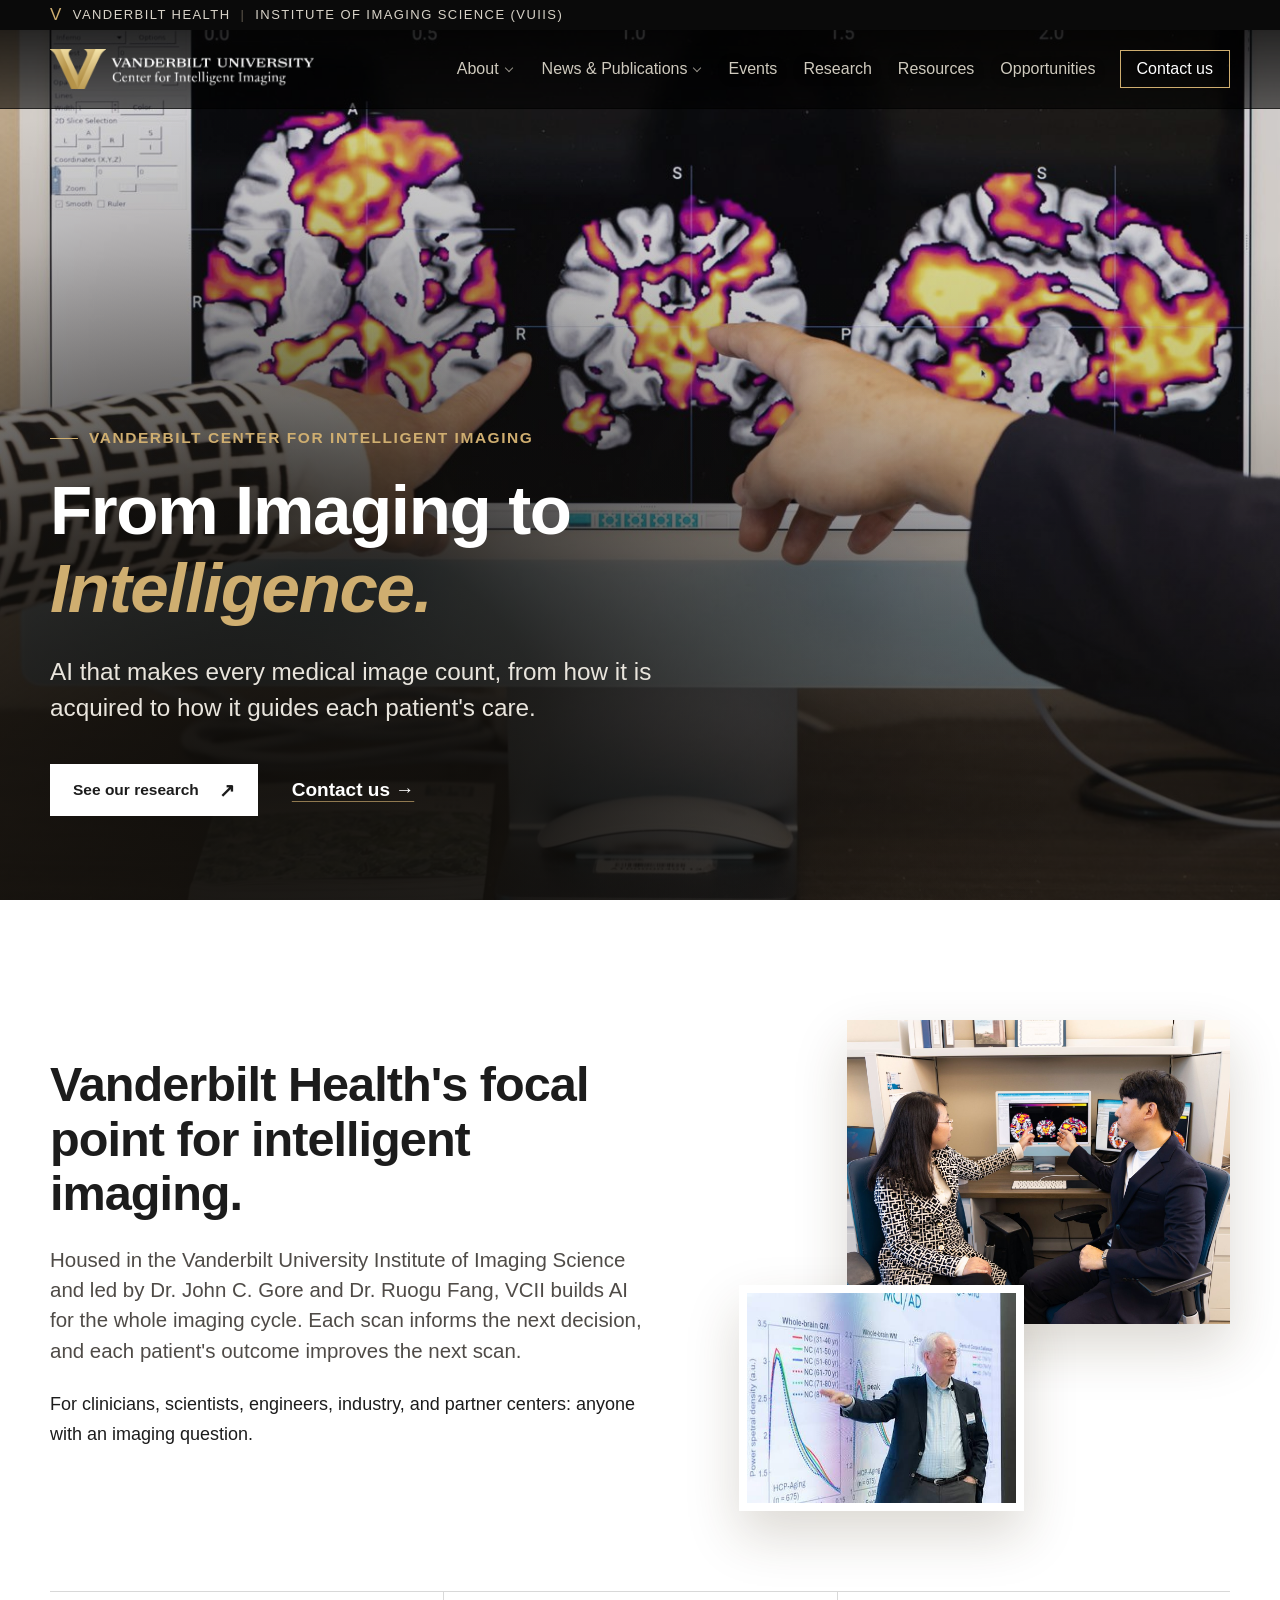
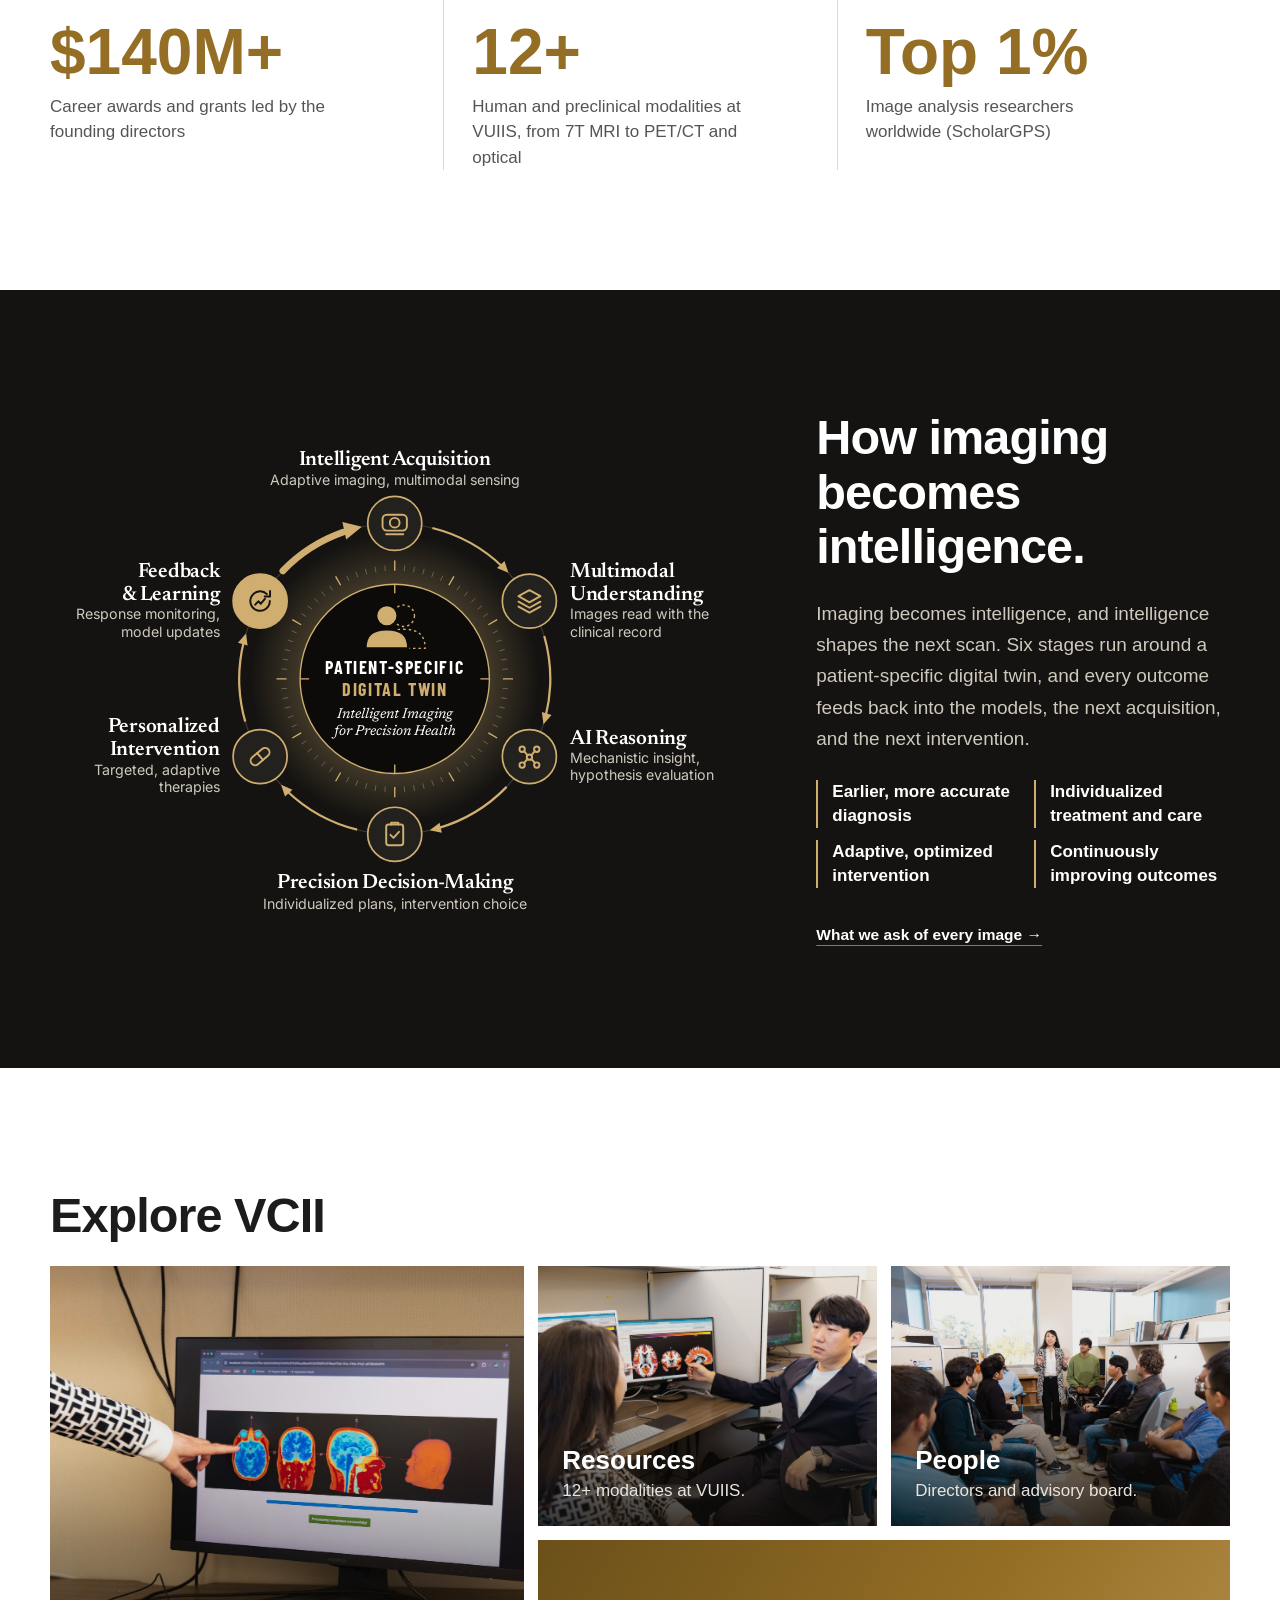
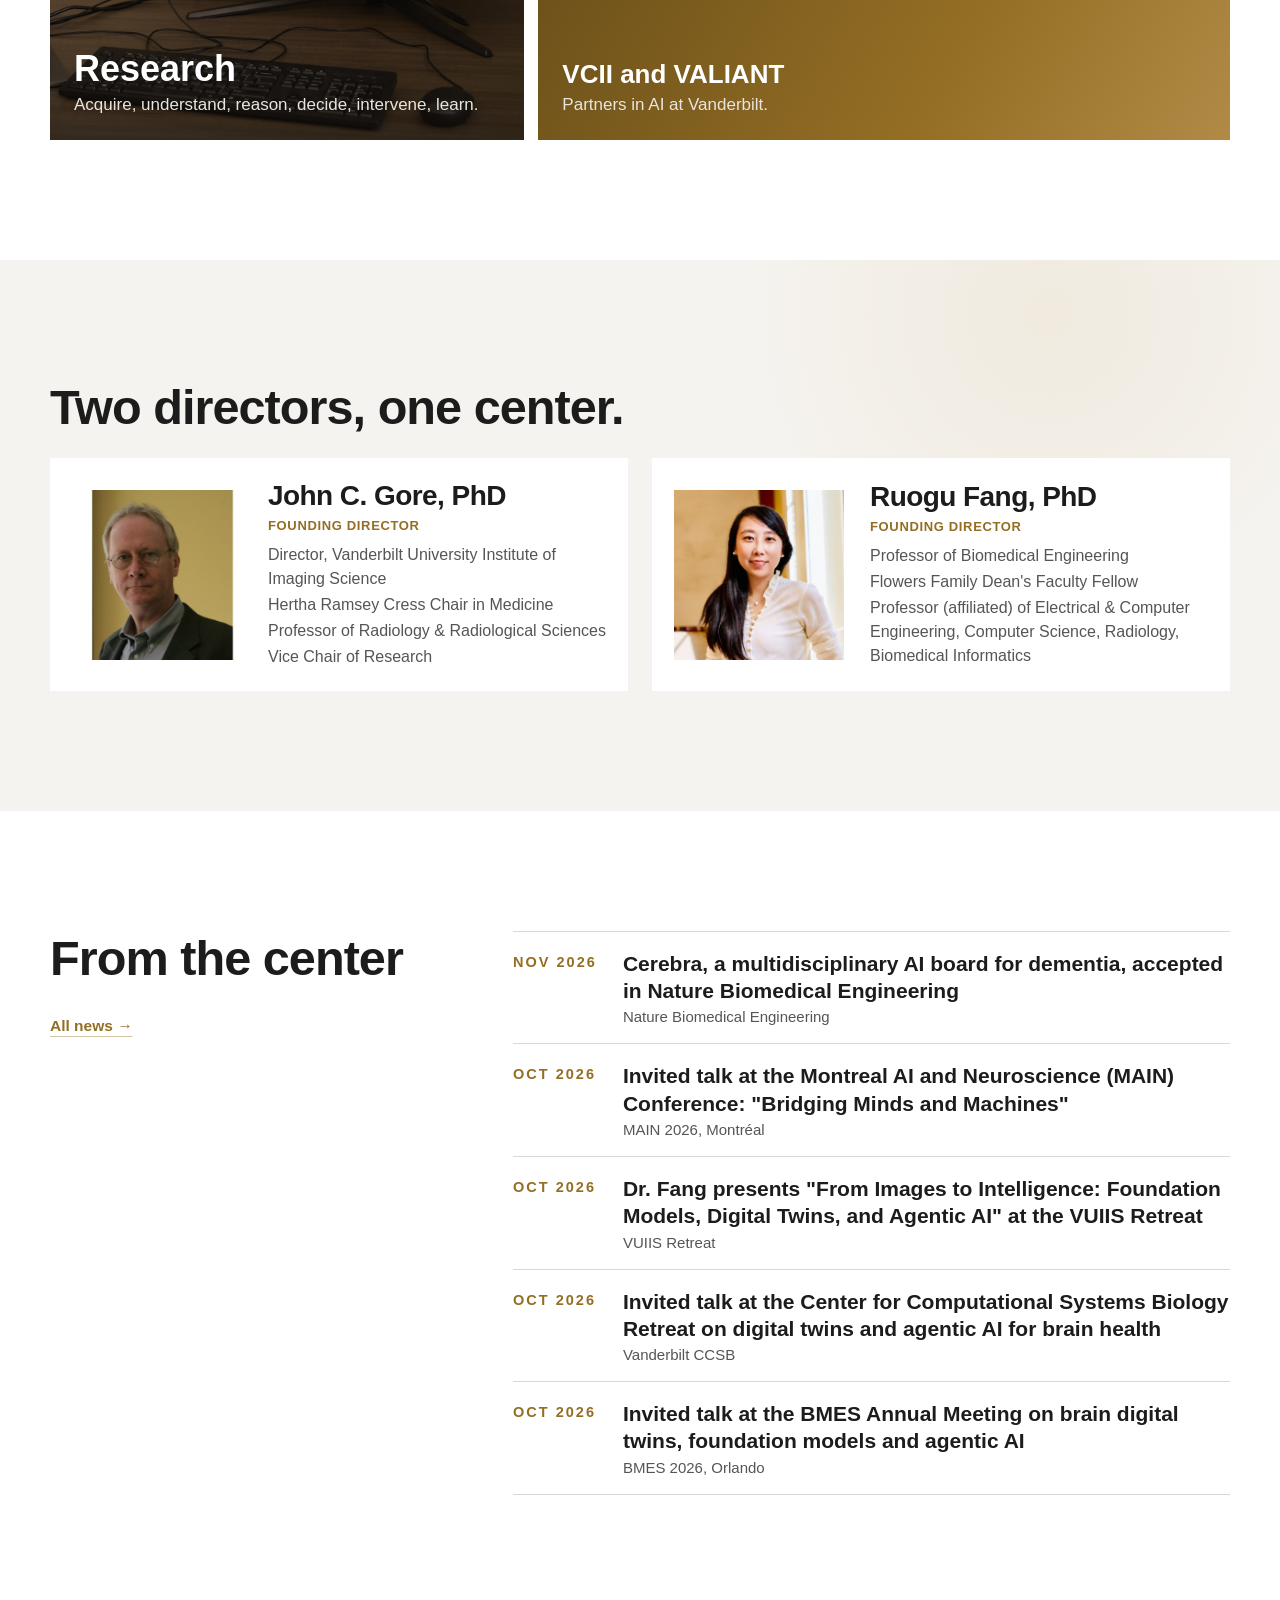
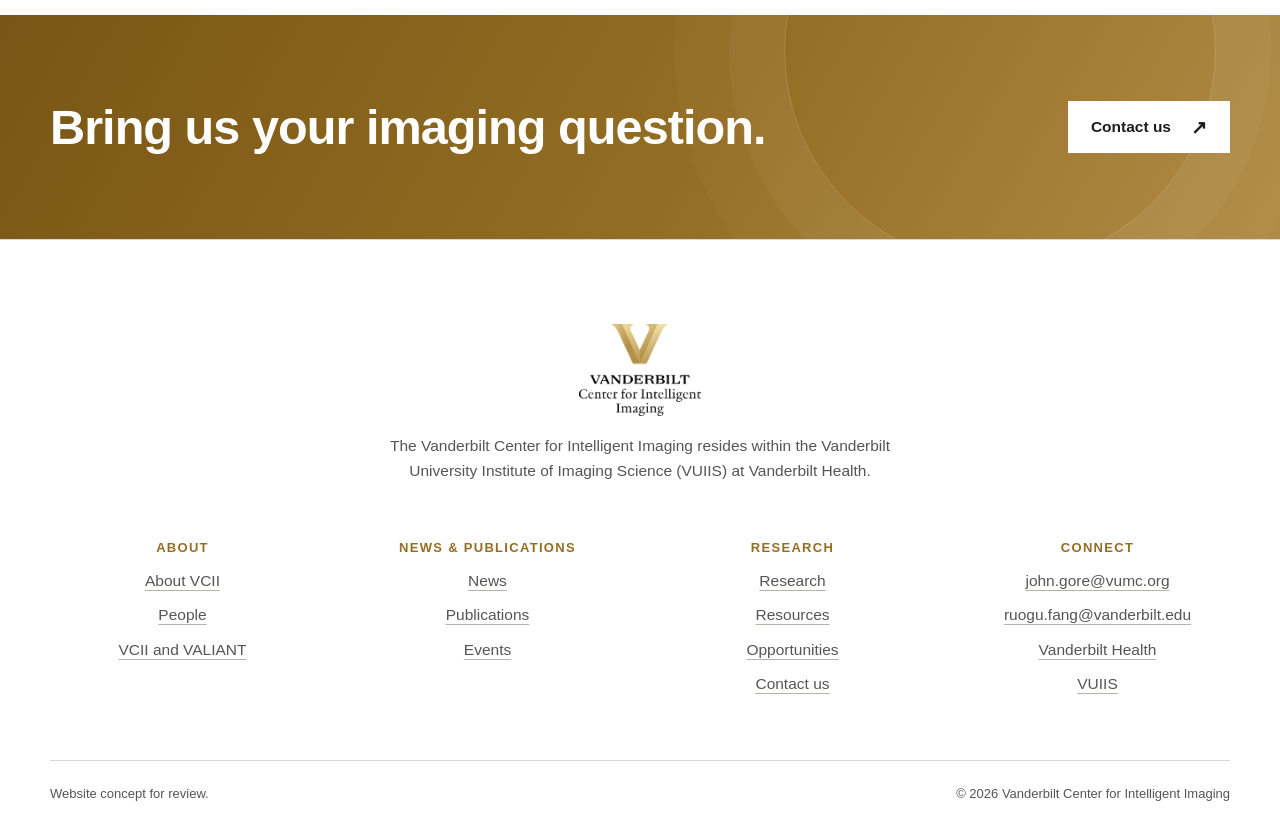
<file: index.html>
<!doctype html>
<html lang="en">
<head>
  <meta charset="utf-8">
  <meta name="viewport" content="width=device-width, initial-scale=1">
  <meta name="description" content="Vanderbilt Health's focal point for intelligent imaging.">
  <title>VCII: Vanderbilt Center for Intelligent Imaging</title>
  <link rel="stylesheet" href="vcii.css">
</head>
<body class="home">
  <a class="skip-link" href="#main">Skip to content</a>
  <header class="site-head">
    <div class="utility"><div class="wrap"><span class="v-mark" aria-hidden="true">V</span><a href="https://www.vanderbilthealth.com/">Vanderbilt Health</a><span class="sep" aria-hidden="true">|</span><a href="https://www.vumc.org/vuiis/">Institute of Imaging Science (VUIIS)</a></div></div>
    <nav class="nav" aria-label="Primary navigation">
      <div class="nav-row wrap">
        <a class="brand" href="index.html" aria-label="VCII home"><img class="brand-logo" src="assets/VCII_official_logo/VU_INTELL_IMAGING_White.png" alt="Vanderbilt Center for Intelligent Imaging"></a>
        <button class="menu-button" aria-expanded="false" aria-label="Open navigation"><span></span></button>
        <div class="nav-links"><div class="nav-item has-sub"><button class="nav-top" aria-expanded="false">About</button><div class="sub-menu"><a href="about.html"><b>About VCII</b></a><a href="people.html"><b>People</b></a><a href="valiant.html"><b>VCII and VALIANT</b></a></div></div><div class="nav-item has-sub"><button class="nav-top" aria-expanded="false">News &amp; Publications</button><div class="sub-menu"><a href="news.html"><b>News</b></a><a href="publications.html"><b>Publications</b></a></div></div><div class="nav-item"><a class="nav-top nav-plain" href="events.html">Events</a></div><div class="nav-item"><a class="nav-top nav-plain" href="research.html">Research</a></div><div class="nav-item"><a class="nav-top nav-plain" href="resources.html">Resources</a></div><div class="nav-item"><a class="nav-top nav-plain" href="opportunities.html">Opportunities</a></div><div class="nav-item"><a class="nav-cta" href="collaborate.html">Contact us</a></div></div>
      </div>
    </nav>
  </header>
  <main id="main">
    <section class="home-hero">
      <div class="hero-art"><img src="assets/photos/fmri-maps.jpg" alt="Two researchers point to functional brain maps on a monitor"></div>
      <div class="hero-inner wrap">
        <div class="hero-copy">
          <p class="eyebrow">Vanderbilt Center for Intelligent Imaging</p>
          <h1>From Imaging to <em>Intelligence.</em></h1>
          <p class="lede">AI that makes every medical image count, from how it is acquired to how it guides each patient's care.</p>
          <div class="button-row"><a class="button light" href="research.html">See our research</a><a class="text-link on-dark large" href="collaborate.html#inquiry-form">Contact us →</a></div>
        </div>
      </div>
    </section>

    <section class="section">
      <div class="wrap intro-split reveal">
        <div>
          <h2>Vanderbilt Health's focal point for intelligent imaging.</h2>
          <p class="lede">Housed in the Vanderbilt University Institute of Imaging Science and led by Dr. John C. Gore and Dr. Ruogu Fang, VCII builds AI for the whole imaging cycle. Each scan informs the next decision, and each patient's outcome improves the next scan.</p>
          <p class="ui-copy">For clinicians, scientists, engineers, industry, and partner centers: anyone with an imaging question.</p>
        </div>
        <div class="stack-media"><img class="a" src="assets/photos/fang-collab-fmri.jpg" alt="Dr. Fang reviews brain maps with a trainee"><img class="b" src="assets/photos/gore-talk.jpg" alt="Dr. Gore presents brain imaging research on aging" style="object-position:70% center"></div>
      </div>
      <div class="wrap stat-band reveal">
        <div><b>$140M+</b><span>Career awards and grants led by the founding directors</span></div>
        <div><b>12+</b><span>Human and preclinical modalities at VUIIS, from 7T MRI to PET/CT and optical</span></div>
        <div><b>Top 1%</b><span>Image analysis researchers worldwide (ScholarGPS)</span></div>
      </div>
    </section>

    <section class="section ink" id="loop">
      <div class="wrap loop-split">
        <div class="loop-fig reveal"><svg class="cloop" viewBox="-306 -212 612 424" role="img" aria-label="The VCII loop: intelligent acquisition, multimodal understanding, AI reasoning, precision decision-making, personalized intervention, feedback and learning, then back to acquisition, around a patient-specific digital twin">
<defs><radialGradient id="Wh" r="50%"><stop offset=".55" style="stop-color:var(--gold);stop-opacity:.34"/><stop offset="1" style="stop-color:var(--gold);stop-opacity:0"/></radialGradient></defs>
<circle class="halo" r="128" style="fill:url(#Wh)"/>
<circle class="trk" r="138"/>
<path class="tick" d="M8.4 -95.6L8.8 -100.6M16.7 -94.5L17.5 -99.5M24.8 -92.7L26.1 -97.6M32.8 -90.2L34.5 -94.9M40.6 -87L42.7 -91.5M55.1 -78.6L57.9 -82.7M61.7 -73.5L64.9 -77.4M67.9 -67.9L71.4 -71.4M73.5 -61.7L77.4 -64.9M78.6 -55.1L82.7 -57.9M87 -40.6L91.5 -42.7M90.2 -32.8L94.9 -34.5M92.7 -24.8L97.6 -26.1M94.5 -16.7L99.5 -17.5M95.6 -8.4L100.6 -8.8M95.6 8.4L100.6 8.8M94.5 16.7L99.5 17.5M92.7 24.8L97.6 26.1M90.2 32.8L94.9 34.5M87 40.6L91.5 42.7M78.6 55.1L82.7 57.9M73.5 61.7L77.4 64.9M67.9 67.9L71.4 71.4M61.7 73.5L64.9 77.4M55.1 78.6L57.9 82.7M40.6 87L42.7 91.5M32.8 90.2L34.5 94.9M24.8 92.7L26.1 97.6M16.7 94.5L17.5 99.5M8.4 95.6L8.8 100.6M-8.4 95.6L-8.8 100.6M-16.7 94.5L-17.5 99.5M-24.8 92.7L-26.1 97.6M-32.8 90.2L-34.5 94.9M-40.6 87L-42.7 91.5M-55.1 78.6L-57.9 82.7M-61.7 73.5L-64.9 77.4M-67.9 67.9L-71.4 71.4M-73.5 61.7L-77.4 64.9M-78.6 55.1L-82.7 57.9M-87 40.6L-91.5 42.7M-90.2 32.8L-94.9 34.5M-92.7 24.8L-97.6 26.1M-94.5 16.7L-99.5 17.5M-95.6 8.4L-100.6 8.8M-95.6 -8.4L-100.6 -8.8M-94.5 -16.7L-99.5 -17.5M-92.7 -24.8L-97.6 -26.1M-90.2 -32.8L-94.9 -34.5M-87 -40.6L-91.5 -42.7M-78.6 -55.1L-82.7 -57.9M-73.5 -61.7L-77.4 -64.9M-67.9 -67.9L-71.4 -71.4M-61.7 -73.5L-64.9 -77.4M-55.1 -78.6L-57.9 -82.7M-40.6 -87L-42.7 -91.5M-32.8 -90.2L-34.5 -94.9M-24.8 -92.7L-26.1 -97.6M-16.7 -94.5L-17.5 -99.5M-8.4 -95.6L-8.8 -100.6"/>
<path class="tick-l" d="M0 -96L0 -105M48 -83.1L52.5 -90.9M83.1 -48L90.9 -52.5M96 -0L105 -0M83.1 48L90.9 52.5M48 83.1L52.5 90.9M0 96L0 105M-48 83.1L-52.5 90.9M-83.1 48L-90.9 52.5M-96 0L-105 0M-83.1 -48L-90.9 -52.5M-48 -83.1L-52.5 -90.9"/>
<path class="arc" d="M33.4 -133.9A138 138 0 0 1 95.9 -99.3"/>
<path class="ah" d="M100.9 -94.1L97.4 -104.5L90.8 -98.4z"/>
<path class="arc" d="M132.7 -38A138 138 0 0 1 133.9 33.4"/>
<path class="ah" d="M132 40.3L139.2 32.1L130.6 29.5z"/>
<path class="arc" d="M99.3 95.9A138 138 0 0 1 38 132.7"/>
<path class="ah" d="M31 134.5L41.8 136.6L39.8 127.8z"/>
<path class="arc" d="M-33.4 133.9A138 138 0 0 1 -95.9 99.3"/>
<path class="ah" d="M-100.9 94.1L-97.4 104.5L-90.8 98.4z"/>
<path class="arc" d="M-132.7 38A138 138 0 0 1 -133.9 -33.4"/>
<path class="ah" d="M-132 -40.3L-139.2 -32.1L-130.6 -29.5z"/>
<path class="arc close" d="M-99.3 -95.9A138 138 0 0 1 -45.8 -130.2"/>
<path class="ah close" d="M-29.2 -134.9L-46.5 -139.3L-43.1 -123.7z"/>
<circle class="disc" r="84"/>
<path class="iso" d="M0 -84v8M0 84v-8M-84 0h8M84 0h-8"/>
<g class="ghost" transform="translate(0 -5)"><circle cx="8" cy="-51" r="9.5"/><path d="M-11 -22C-11 -35 -3.5 -39 8 -39C19.500 -39 27 -35 27 -22z"/></g>
<g class="twin" transform="translate(0 -5)"><circle cx="-7" cy="-51" r="9.5"/><path d="M-26 -22C-26 -35 -18.500 -39 -7 -39C4.500 -39 12 -35 12 -22z"/></g>
<text class="dt1" y="-4">PATIENT-SPECIFIC</text><text class="dt2" y="15">DIGITAL TWIN</text><text class="dt3" y="35">Intelligent Imaging</text><text class="dt3" y="50">for Precision Health</text>
<circle class="node" cx="0" cy="-138" r="24"/>
<g class="ic" transform="translate(-13 -151) scale(1.08)"><rect x="2" y="5" width="20" height="13" rx="3.5"/><circle cx="12" cy="11.5" r="4"/><path d="M5 21h14"/></g>
<text class="lt m" y="-190">Intelligent Acquisition</text><text class="ld m" y="-172">Adaptive imaging, multimodal sensing</text>
<circle class="node" cx="119.5" cy="-69" r="24"/>
<g class="ic" transform="translate(106.6 -82) scale(1.08)"><path d="M12 3l9 5-9 5-9-5z"/><path d="M3 12.5l9 5 9-5"/><path d="M3 16.5l9 5 9-5"/></g>
<text class="lt" x="155.5" y="-90.5">Multimodal</text>
<text class="lt" x="155.5" y="-70">Understanding</text>
<text class="ld" x="155.5" y="-53">Images read with the</text>
<text class="ld" x="155.5" y="-37.5">clinical record</text>
<circle class="node" cx="119.5" cy="69" r="24"/>
<g class="ic" transform="translate(106.6 56) scale(1.08)"><circle cx="6" cy="6" r="2.2"/><circle cx="18" cy="6" r="2.2"/><circle cx="12" cy="12.5" r="2.2"/><circle cx="6" cy="19" r="2.2"/><circle cx="18" cy="19" r="2.2"/><path d="M7.6 7.6l2.9 3.4M16.4 7.6l-2.9 3.4M10.5 14l-3 3.3M13.5 14l3 3.3"/></g>
<text class="lt" x="155.5" y="57.7">AI Reasoning</text>
<text class="ld" x="155.5" y="74.7">Mechanistic insight,</text>
<text class="ld" x="155.5" y="90.2">hypothesis evaluation</text>
<circle class="node" cx="0" cy="138" r="24"/>
<g class="ic" transform="translate(-13 125) scale(1.08)"><rect x="5" y="4" width="14" height="17" rx="2"/><path d="M9 4V2.6h6V4"/><path d="M8.5 12.5l2.5 2.5 4.5-5"/></g>
<text class="lt m" y="186">Precision Decision-Making</text><text class="ld m" y="204">Individualized plans, intervention choice</text>
<circle class="node" cx="-119.5" cy="69" r="24"/>
<g class="ic" transform="translate(-132.5 56) scale(1.08)"><g transform="rotate(-40 12 12)"><rect x="3" y="8.3" width="18" height="7.4" rx="3.7"/><path d="M12 8.3v7.4"/></g></g>
<text class="lt e" x="-155.5" y="47.5">Personalized</text>
<text class="lt e" x="-155.5" y="68">Intervention</text>
<text class="ld e" x="-155.5" y="85">Targeted, adaptive</text>
<text class="ld e" x="-155.5" y="100.5">therapies</text>
<circle class="node hot" cx="-119.5" cy="-69" r="24"/>
<g class="ic hot" transform="translate(-132.5 -82) scale(1.08)"><path d="M20 12a8 8 0 1 1-2.4-5.7"/><path d="M20.2 3.8v4.4h-4.4"/><path d="M8 15l2.6-2.8 2 2 3.4-4"/></g>
<text class="lt e" x="-155.5" y="-90.5">Feedback</text>
<text class="lt e" x="-155.5" y="-70">&amp; Learning</text>
<text class="ld e" x="-155.5" y="-53">Response monitoring,</text>
<text class="ld e" x="-155.5" y="-37.5">model updates</text>
</svg></div>
        <div class="reveal"><h2>How imaging becomes intelligence.</h2>
          <p class="ui-copy">Imaging becomes intelligence, and intelligence shapes the next scan. Six stages run around a patient-specific digital twin, and every outcome feeds back into the models, the next acquisition, and the next intervention.</p>
          <ul class="outcomes"><li>Earlier, more accurate diagnosis</li><li>Individualized treatment and care</li><li>Adaptive, optimized intervention</li><li>Continuously improving outcomes</li></ul><a class="text-link on-dark" href="research.html#questions">What we ask of every image →</a></div>
      </div>
    </section>

    <section class="section">
      <div class="wrap">
        <h2 class="reveal">Explore VCII</h2>
        <div class="bento reveal">
          <a class="tile t-big" href="research.html"><img src="assets/photos/grace-segmentation.jpg" alt=""><span><b>Research</b>Acquire, understand, reason, decide, intervene, learn.</span></a>
          <a class="tile" href="resources.html"><img src="assets/photos/student-brain-maps.jpg" alt=""><span><b>Resources</b>12+ modalities at VUIIS.</span></a>
          <a class="tile" href="people.html"><img src="assets/photos/team-meeting.jpg" alt=""><span><b>People</b>Directors and advisory board.</span></a>
          <a class="tile t-wide gold" href="valiant.html"><span><b>VCII and VALIANT</b>Partners in AI at Vanderbilt.</span></a>
        </div>
      </div>
    </section>

    <section class="section cream">
      <div class="wrap">
        <h2 class="reveal">Two directors, one center.</h2>
        <div class="duo reveal">
          <a class="duo-card" href="people.html#directors"><img src="assets/photos/gore-portrait.jpg" alt="John C. Gore, PhD" style="object-position:40% center"><div><h3>John C. Gore, PhD</h3><p class="person-role">Founding Director</p><ul class="title-lines"><li>Director, Vanderbilt University Institute of Imaging Science</li><li>Hertha Ramsey Cress Chair in Medicine</li><li>Professor of Radiology &amp; Radiological Sciences</li><li>Vice Chair of Research</li></ul></div></a>
          <a class="duo-card" href="people.html#directors"><img src="assets/photos/fang-175-square.jpg" alt="Ruogu Fang, PhD"><div><h3>Ruogu Fang, PhD</h3><p class="person-role">Founding Director</p><ul class="title-lines"><li>Professor of Biomedical Engineering</li><li>Flowers Family Dean's Faculty Fellow</li><li>Professor (affiliated) of Electrical &amp; Computer Engineering, Computer Science, Radiology, Biomedical Informatics</li></ul></div></a>
        </div>
      </div>
    </section>

    <section class="section">
      <div class="wrap latest-split reveal">
        <div><h2>From the center</h2><a class="text-link" href="news.html">All news →</a></div>
        <ol class="latest"><li><a class="latest-item" data-who="fang" href="https://arxiv.org/abs/2603.21597"><time>Nov 2026</time><span>Cerebra, a multidisciplinary AI board for dementia, accepted in Nature Biomedical Engineering</span><em>Nature Biomedical Engineering</em></a></li><li><div class="latest-item" data-who="fang"><time>Oct 2026</time><span>Invited talk at the Montreal AI and Neuroscience (MAIN) Conference: "Bridging Minds and Machines"</span><em>MAIN 2026, Montréal</em></div></li><li><div class="latest-item" data-who="fang"><time>Oct 2026</time><span>Dr. Fang presents "From Images to Intelligence: Foundation Models, Digital Twins, and Agentic AI" at the VUIIS Retreat</span><em>VUIIS Retreat</em></div></li><li><div class="latest-item" data-who="fang"><time>Oct 2026</time><span>Invited talk at the Center for Computational Systems Biology Retreat on digital twins and agentic AI for brain health</span><em>Vanderbilt CCSB</em></div></li><li><div class="latest-item" data-who="fang"><time>Oct 2026</time><span>Invited talk at the BMES Annual Meeting on brain digital twins, foundation models and agentic AI</span><em>BMES 2026, Orlando</em></div></li></ol>
      </div>
    </section>

    <section class="cta-band"><div class="wrap cta-grid"><div><h2>Bring us your imaging question.</h2></div><div><a class="button light" href="collaborate.html#inquiry-form">Contact us</a></div></div></section>
  </main>
  <footer class="site-footer"><div class="wrap">
    <div class="footer-brand-row"><img class="footer-logo" src="assets/VCII_official_logo/V_Centered_INTELL_IMAGING_Black.png" alt="Vanderbilt Center for Intelligent Imaging"><p class="footer-note">The Vanderbilt Center for Intelligent Imaging resides within the Vanderbilt University Institute of Imaging Science (VUIIS) at Vanderbilt Health.</p></div>
    <div class="footer-grid">
      <div><div class="footer-title">About</div><a href="about.html">About VCII</a><a href="people.html">People</a><a href="valiant.html">VCII and VALIANT</a></div>
      <div><div class="footer-title">News &amp; Publications</div><a href="news.html">News</a><a href="publications.html">Publications</a><a href="events.html">Events</a></div>
      <div><div class="footer-title">Research</div><a href="research.html">Research</a><a href="resources.html">Resources</a><a href="opportunities.html">Opportunities</a><a href="collaborate.html">Contact us</a></div>
      <div><div class="footer-title">Connect</div><a href="mailto:john.gore@vumc.org">john.gore@vumc.org</a><a href="mailto:ruogu.fang@vanderbilt.edu">ruogu.fang@vanderbilt.edu</a><a href="https://www.vanderbilthealth.com/">Vanderbilt Health</a><a href="https://www.vumc.org/vuiis/">VUIIS</a></div>
    </div>
    <div class="footer-bottom"><span>Website concept for review.</span><span>© 2026 Vanderbilt Center for Intelligent Imaging</span></div>
  </div></footer>
  <script src="vcii.js"></script>
</body>
</html>
</file>
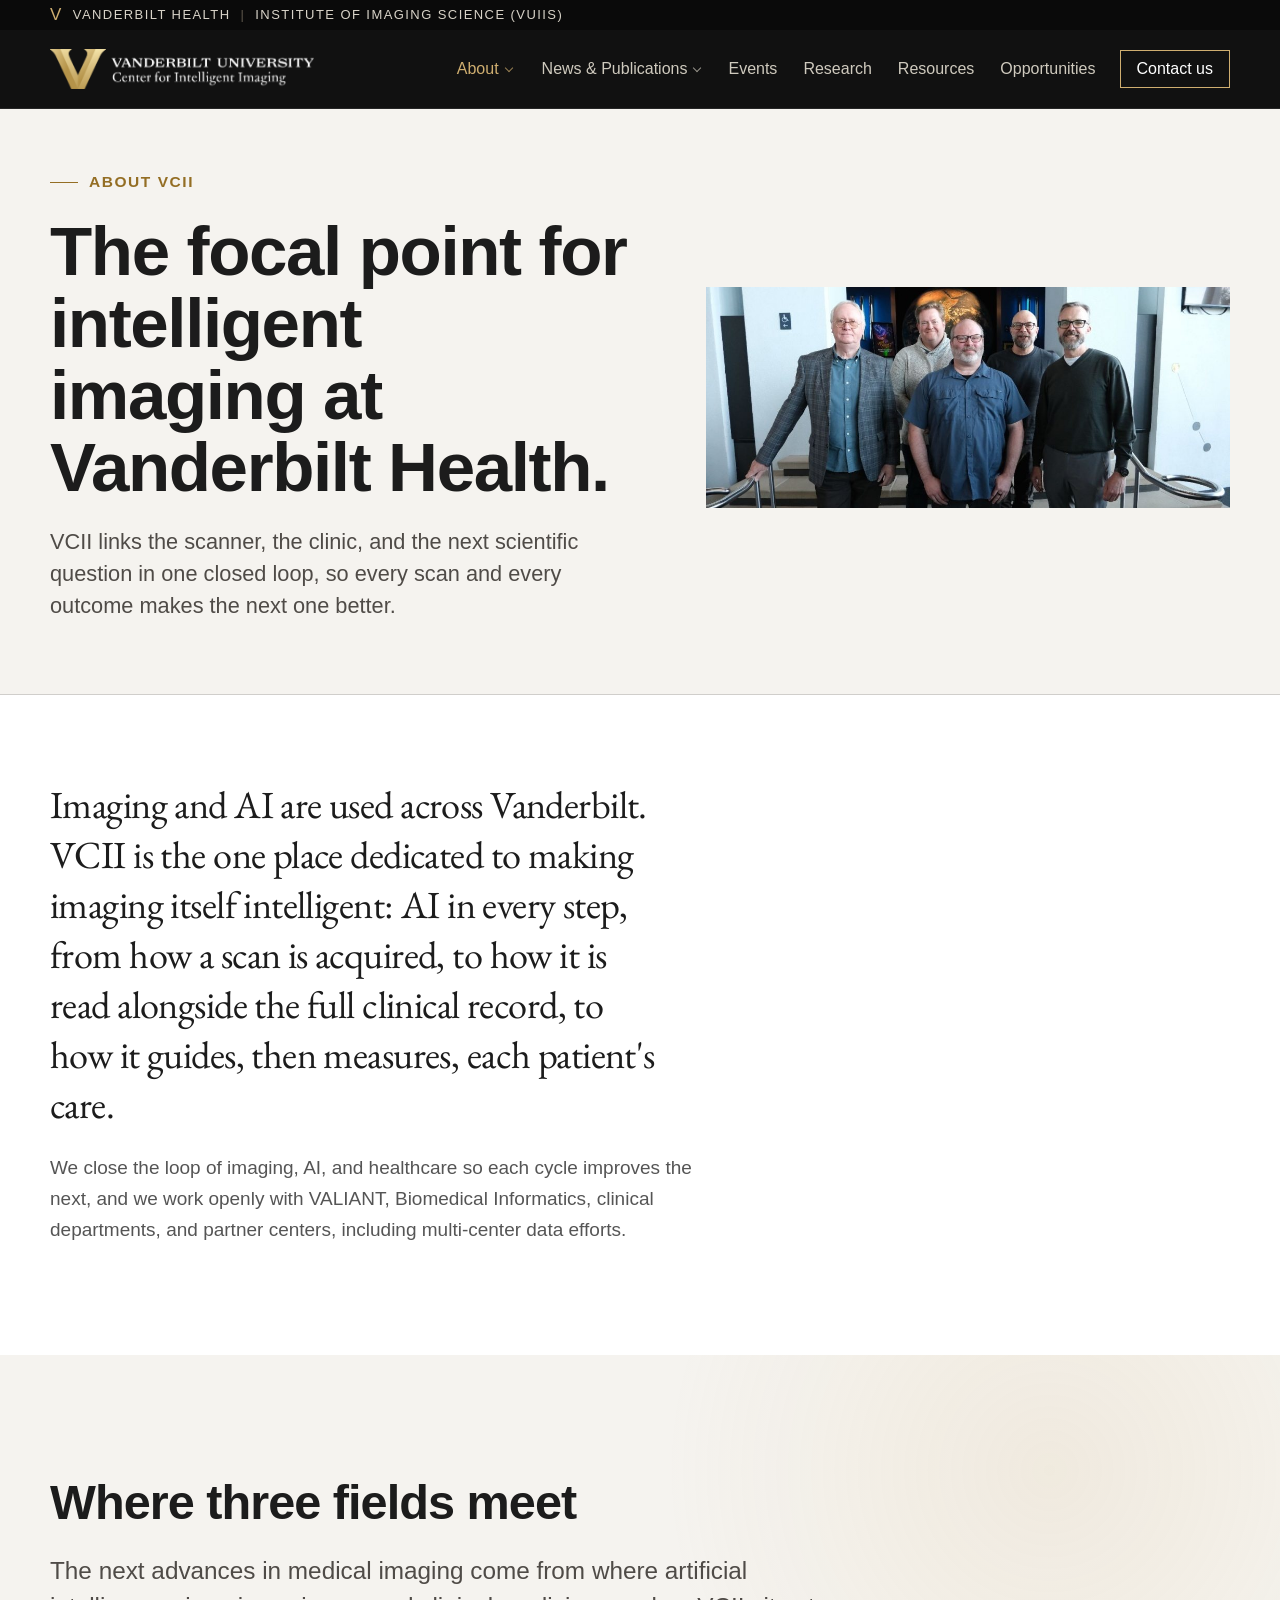
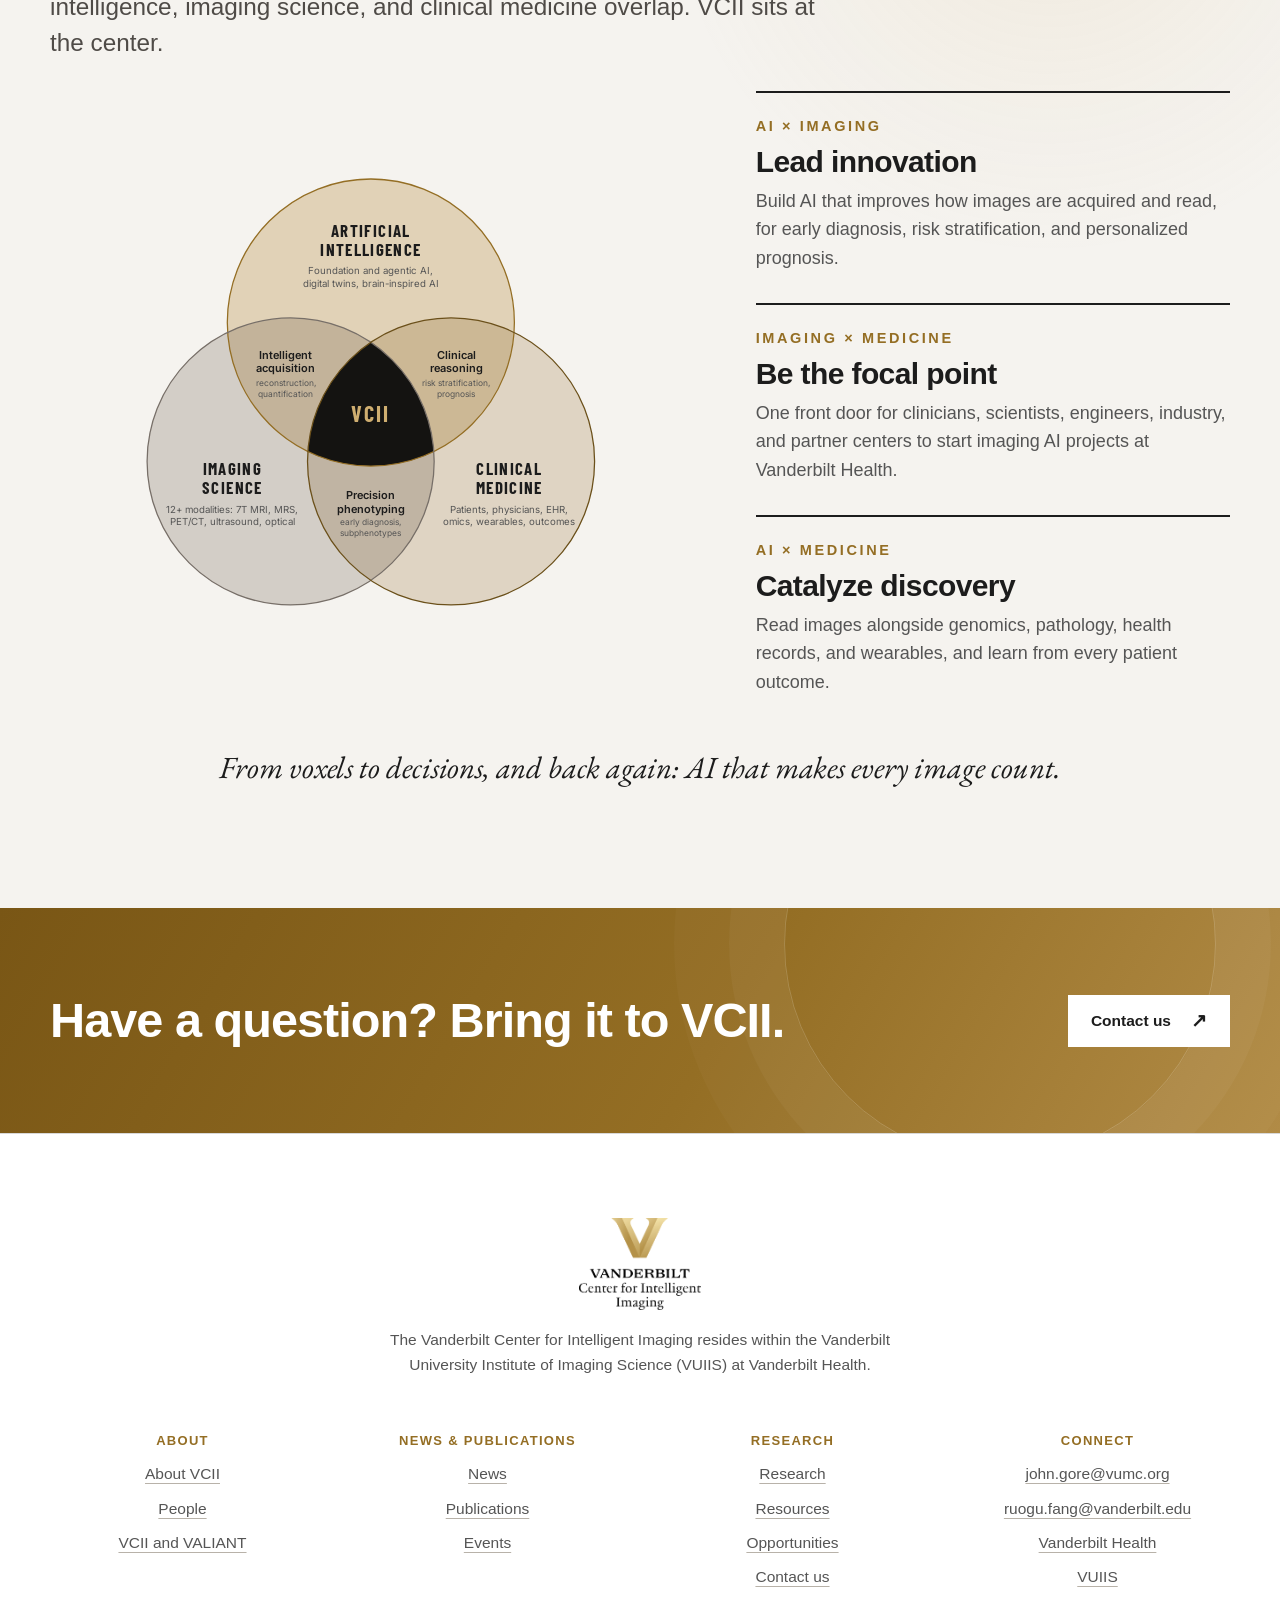
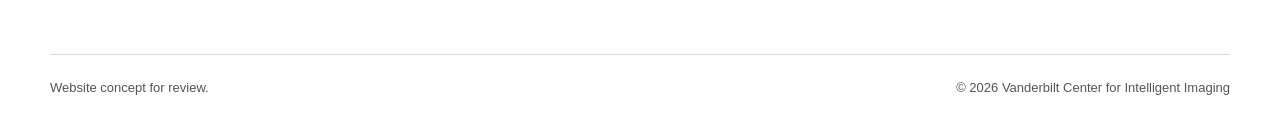
<file: about.html>
<!doctype html>
<html lang="en">
<head>
  <meta charset="utf-8">
  <meta name="viewport" content="width=device-width, initial-scale=1">
  <meta name="description" content="About the Vanderbilt Center for Intelligent Imaging.">
  <title>About · VCII</title>
  <link rel="stylesheet" href="vcii.css">
</head>
<body>
  <a class="skip-link" href="#main">Skip to content</a>
  <header class="site-head">
    <div class="utility"><div class="wrap"><span class="v-mark" aria-hidden="true">V</span><a href="https://www.vanderbilthealth.com/">Vanderbilt Health</a><span class="sep" aria-hidden="true">|</span><a href="https://www.vumc.org/vuiis/">Institute of Imaging Science (VUIIS)</a></div></div>
    <nav class="nav" aria-label="Primary navigation">
      <div class="nav-row wrap">
        <a class="brand" href="index.html" aria-label="VCII home"><img class="brand-logo" src="assets/VCII_official_logo/VU_INTELL_IMAGING_White.png" alt="Vanderbilt Center for Intelligent Imaging"></a>
        <button class="menu-button" aria-expanded="false" aria-label="Open navigation"><span></span></button>
        <div class="nav-links"><div class="nav-item has-sub"><button class="nav-top" aria-expanded="false" aria-current="true">About</button><div class="sub-menu"><a href="about.html" aria-current="page"><b>About VCII</b></a><a href="people.html"><b>People</b></a><a href="valiant.html"><b>VCII and VALIANT</b></a></div></div><div class="nav-item has-sub"><button class="nav-top" aria-expanded="false">News &amp; Publications</button><div class="sub-menu"><a href="news.html"><b>News</b></a><a href="publications.html"><b>Publications</b></a></div></div><div class="nav-item"><a class="nav-top nav-plain" href="events.html">Events</a></div><div class="nav-item"><a class="nav-top nav-plain" href="research.html">Research</a></div><div class="nav-item"><a class="nav-top nav-plain" href="resources.html">Resources</a></div><div class="nav-item"><a class="nav-top nav-plain" href="opportunities.html">Opportunities</a></div><div class="nav-item"><a class="nav-cta" href="collaborate.html">Contact us</a></div></div>
      </div>
    </nav>
  </header>
  <main id="main">
    <section class="page-hero"><div class="wrap ph-grid">
      <div class="ph-copy"><p class="eyebrow">About VCII</p><h1>The focal point for intelligent imaging at Vanderbilt Health.</h1><p class="lede">VCII links the scanner, the clinic, and the next scientific question in one closed loop, so every scan and every outcome makes the next one better.</p></div>
      <div class="ph-media full"><img src="assets/photos/vuiis-faculty.jpg" alt="Dr. Gore with VUIIS faculty at the institute" style="object-position:center"></div>
    </div></section>

    <section class="section tight"><div class="wrap statement reveal">
      <p>Imaging and AI are used across Vanderbilt. VCII is the one place dedicated to making imaging itself intelligent: AI in every step, from how a scan is acquired, to how it is read alongside the full clinical record, to how it guides, then measures, each patient's care.</p>
      <p class="ui-copy">We close the loop of imaging, AI, and healthcare so each cycle improves the next, and we work openly with VALIANT, Biomedical Informatics, clinical departments, and partner centers, including multi-center data efforts.</p>
    </div></section>

    <section class="section cream" id="mission"><div class="wrap">
      <div class="reveal narrow"><h2>Where three fields meet</h2><p class="lede">The next advances in medical imaging come from where artificial intelligence, imaging science, and clinical medicine overlap. VCII sits at the center.</p></div>
      <div class="venn-split reveal">
        <div class="venn-fig"><svg class="venn" viewBox="0 0 760 600" role="img" aria-label="Three-circle Venn diagram: Artificial Intelligence, Imaging Science, and Clinical Medicine overlap; VCII sits where all three meet">
    <defs>
      <clipPath id="mv-cA"><circle cx="380" cy="215" r="170"/></clipPath>
      <clipPath id="mv-cB"><circle cx="285" cy="379.5" r="170"/></clipPath>
      <radialGradient id="mv-gA" r="60%"><stop offset="0" style="stop-color:var(--gold);stop-opacity:.8"/><stop offset="1" style="stop-color:var(--gold);stop-opacity:.06"/></radialGradient>
      <radialGradient id="mv-gB" r="60%"><stop offset="0" style="stop-color:var(--coffee);stop-opacity:.7"/><stop offset="1" style="stop-color:var(--coffee);stop-opacity:.05"/></radialGradient>
      <radialGradient id="mv-gC" r="60%"><stop offset="0" style="stop-color:var(--oak);stop-opacity:.55"/><stop offset="1" style="stop-color:var(--oak);stop-opacity:.04"/></radialGradient>
    </defs>
    <g style="mix-blend-mode:multiply">
      <circle class="vf vA" cx="380" cy="215" r="170"/>
      <circle class="vf vB" cx="285" cy="379.5" r="170"/>
      <circle class="vf vC" cx="475" cy="379.5" r="170"/>
    </g>
    <!-- the true three-way intersection, drawn as its own shape -->
    <g clip-path="url(#mv-cA)"><g clip-path="url(#mv-cB)"><circle class="vcenter" cx="475" cy="379.5" r="170"/></g></g>
    <g fill="none">
      <circle class="vs sA" cx="380" cy="215" r="170"/>
      <circle class="vs sB" cx="285" cy="379.5" r="170"/>
      <circle class="vs sC" cx="475" cy="379.5" r="170"/>
    </g>

    <g font-family="Barlow Condensed, Arial Narrow, sans-serif" font-weight="700" letter-spacing="1.6" text-anchor="middle" font-size="20" style="fill:var(--ink)">
      <text x="380" y="114">ARTIFICIAL</text><text x="380" y="136">INTELLIGENCE</text>
      <text x="216" y="396">IMAGING</text><text x="216" y="418">SCIENCE</text>
      <text x="544" y="396">CLINICAL</text><text x="544" y="418">MEDICINE</text>
    </g>
    <g font-family="Inter, Arial, sans-serif" font-size="11.5" style="fill:var(--gray)" text-anchor="middle">
      <text x="380" y="158">Foundation and agentic AI,</text><text x="380" y="173">digital twins, brain-inspired AI</text>
      <text x="216" y="440">12+ modalities: 7T MRI, MRS,</text><text x="216" y="455">PET/CT, ultrasound, optical</text>
      <text x="544" y="440">Patients, physicians, EHR,</text><text x="544" y="455">omics, wearables, outcomes</text>
    </g>
    <g font-family="Inter, Arial, sans-serif" font-size="13" font-weight="600" style="fill:var(--ink)" text-anchor="middle">
      <text x="279" y="258">Intelligent</text><text x="279" y="274">acquisition</text><text x="279" y="290" font-size="10" font-weight="400" style="fill:var(--gray)">reconstruction,</text><text x="279" y="303" font-size="10" font-weight="400" style="fill:var(--gray)">quantification</text>
      <text x="481" y="258">Clinical</text><text x="481" y="274">reasoning</text><text x="481" y="290" font-size="10" font-weight="400" style="fill:var(--gray)">risk stratification,</text><text x="481" y="303" font-size="10" font-weight="400" style="fill:var(--gray)">prognosis</text>
      <text x="380" y="424">Precision</text><text x="380" y="440">phenotyping</text><text x="380" y="455" font-size="10" font-weight="400" style="fill:var(--gray)">early diagnosis,</text><text x="380" y="468" font-size="10" font-weight="400" style="fill:var(--gray)">subphenotypes</text>
    </g>
    <text x="380" y="333" text-anchor="middle" font-family="Barlow Condensed, Arial Narrow, sans-serif" font-weight="700" font-size="26" letter-spacing="2.5" style="fill:var(--venn-center-text)">VCII</text>
  </svg></div>
        <ol class="goals">
          <li><span class="maps">AI × Imaging</span><h3>Lead innovation</h3><p>Build AI that improves how images are acquired and read, for early diagnosis, risk stratification, and personalized prognosis.</p></li>
          <li><span class="maps">Imaging × Medicine</span><h3>Be the focal point</h3><p>One front door for clinicians, scientists, engineers, industry, and partner centers to start imaging AI projects at Vanderbilt Health.</p></li>
          <li><span class="maps">AI × Medicine</span><h3>Catalyze discovery</h3><p>Read images alongside genomics, pathology, health records, and wearables, and learn from every patient outcome.</p></li>
        </ol>
      </div>
      <p class="kicker reveal">From voxels to decisions, and back again: AI that makes every image count.</p>
    </div></section>



    <section class="cta-band"><div class="wrap cta-grid"><div><h2>Have a question? Bring it to VCII.</h2></div><div><a class="button light" href="collaborate.html#inquiry-form">Contact us</a></div></div></section>
  </main>
  <footer class="site-footer"><div class="wrap">
    <div class="footer-brand-row"><img class="footer-logo" src="assets/VCII_official_logo/V_Centered_INTELL_IMAGING_Black.png" alt="Vanderbilt Center for Intelligent Imaging"><p class="footer-note">The Vanderbilt Center for Intelligent Imaging resides within the Vanderbilt University Institute of Imaging Science (VUIIS) at Vanderbilt Health.</p></div>
    <div class="footer-grid">
      <div><div class="footer-title">About</div><a href="about.html">About VCII</a><a href="people.html">People</a><a href="valiant.html">VCII and VALIANT</a></div>
      <div><div class="footer-title">News &amp; Publications</div><a href="news.html">News</a><a href="publications.html">Publications</a><a href="events.html">Events</a></div>
      <div><div class="footer-title">Research</div><a href="research.html">Research</a><a href="resources.html">Resources</a><a href="opportunities.html">Opportunities</a><a href="collaborate.html">Contact us</a></div>
      <div><div class="footer-title">Connect</div><a href="mailto:john.gore@vumc.org">john.gore@vumc.org</a><a href="mailto:ruogu.fang@vanderbilt.edu">ruogu.fang@vanderbilt.edu</a><a href="https://www.vanderbilthealth.com/">Vanderbilt Health</a><a href="https://www.vumc.org/vuiis/">VUIIS</a></div>
    </div>
    <div class="footer-bottom"><span>Website concept for review.</span><span>© 2026 Vanderbilt Center for Intelligent Imaging</span></div>
  </div></footer>
  <script src="vcii.js"></script>
</body>
</html>
</file>
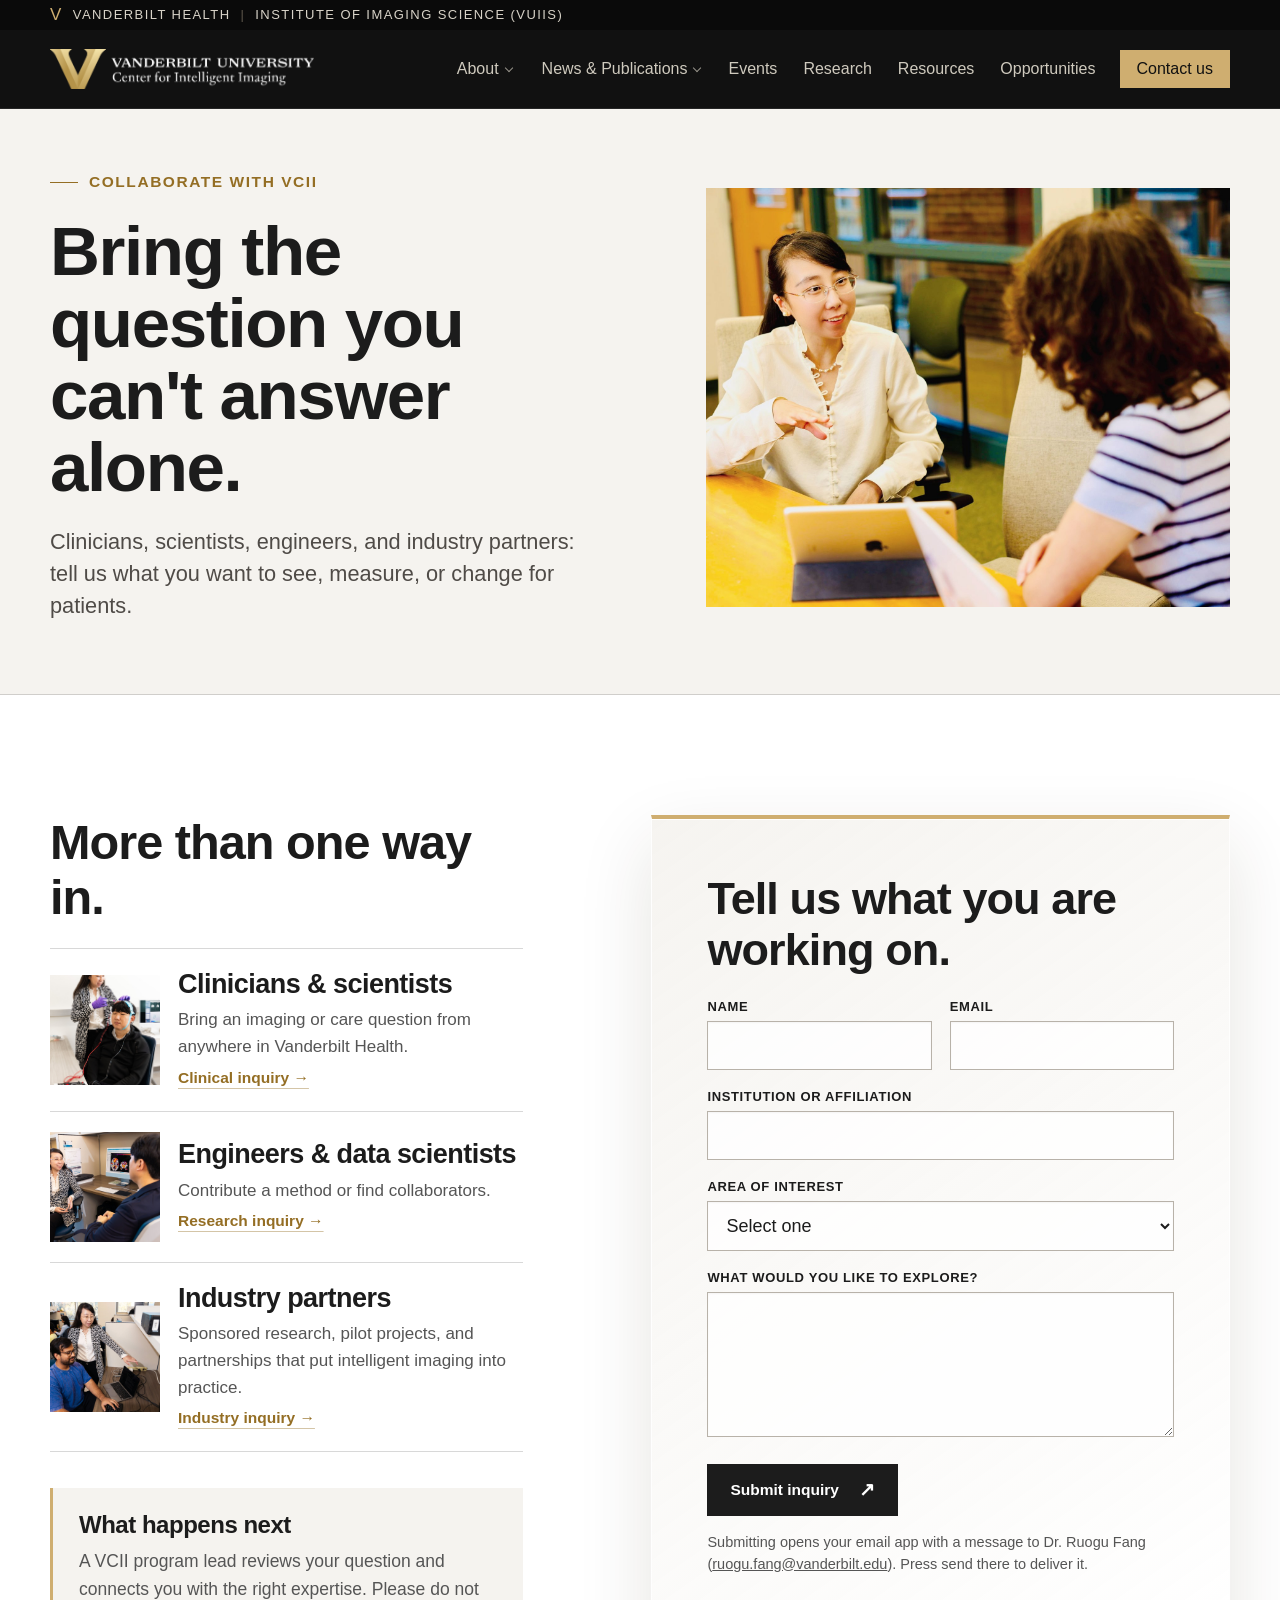
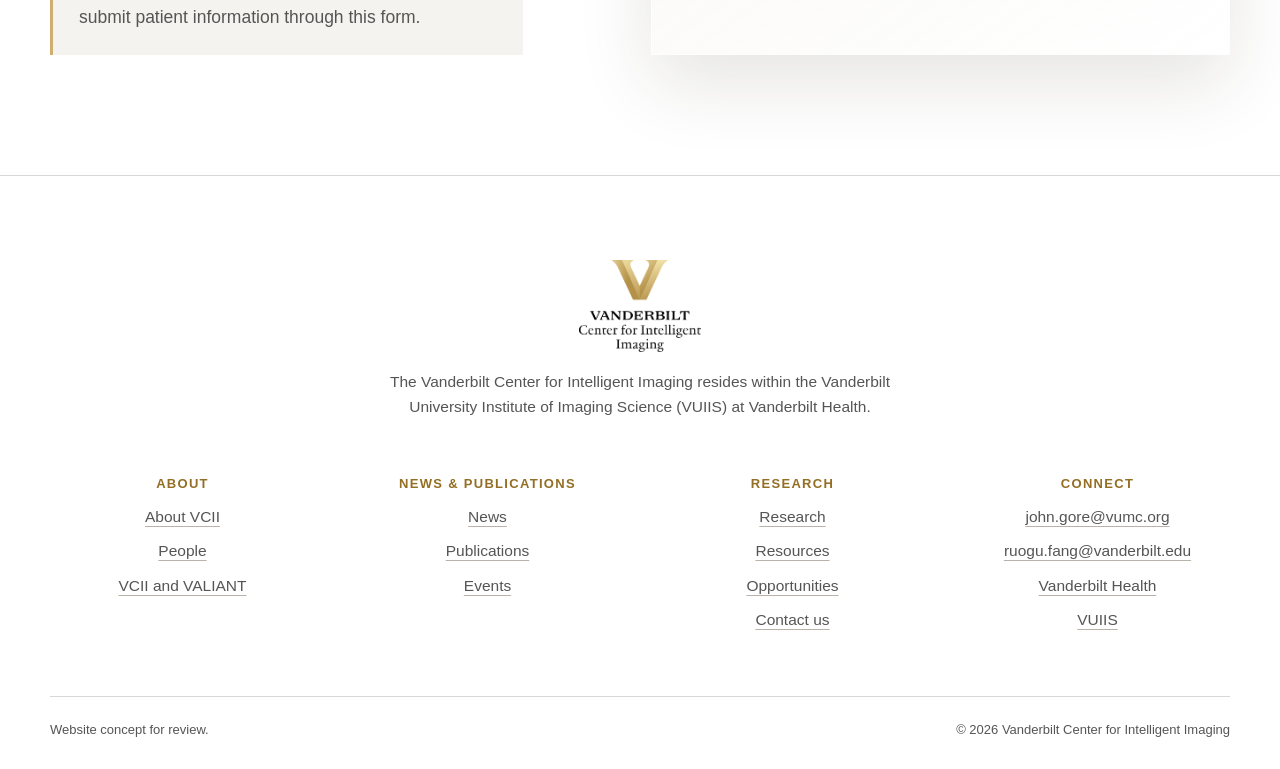
<file: collaborate.html>
<!doctype html>
<html lang="en">
<head>
  <meta charset="utf-8">
  <meta name="viewport" content="width=device-width, initial-scale=1">
  <meta name="description" content="Collaborate with the Vanderbilt Center for Intelligent Imaging.">
  <title>Collaborate · VCII</title>
  <link rel="stylesheet" href="vcii.css">
</head>
<body>
  <a class="skip-link" href="#main">Skip to content</a>
  <header class="site-head">
    <div class="utility"><div class="wrap"><span class="v-mark" aria-hidden="true">V</span><a href="https://www.vanderbilthealth.com/">Vanderbilt Health</a><span class="sep" aria-hidden="true">|</span><a href="https://www.vumc.org/vuiis/">Institute of Imaging Science (VUIIS)</a></div></div>
    <nav class="nav" aria-label="Primary navigation">
      <div class="nav-row wrap">
        <a class="brand" href="index.html" aria-label="VCII home"><img class="brand-logo" src="assets/VCII_official_logo/VU_INTELL_IMAGING_White.png" alt="Vanderbilt Center for Intelligent Imaging"></a>
        <button class="menu-button" aria-expanded="false" aria-label="Open navigation"><span></span></button>
        <div class="nav-links"><div class="nav-item has-sub"><button class="nav-top" aria-expanded="false">About</button><div class="sub-menu"><a href="about.html"><b>About VCII</b></a><a href="people.html"><b>People</b></a><a href="valiant.html"><b>VCII and VALIANT</b></a></div></div><div class="nav-item has-sub"><button class="nav-top" aria-expanded="false">News &amp; Publications</button><div class="sub-menu"><a href="news.html"><b>News</b></a><a href="publications.html"><b>Publications</b></a></div></div><div class="nav-item"><a class="nav-top nav-plain" href="events.html">Events</a></div><div class="nav-item"><a class="nav-top nav-plain" href="research.html">Research</a></div><div class="nav-item"><a class="nav-top nav-plain" href="resources.html">Resources</a></div><div class="nav-item"><a class="nav-top nav-plain" href="opportunities.html">Opportunities</a></div><div class="nav-item"><a class="nav-cta" href="collaborate.html" aria-current="page">Contact us</a></div></div>
      </div>
    </nav>
  </header>
  <main id="main">
    <section class="page-hero"><div class="wrap ph-grid">
      <div class="ph-copy"><p class="eyebrow">Collaborate with VCII</p><h1>Bring the question you can't answer alone.</h1><p class="lede">Clinicians, scientists, engineers, and industry partners: tell us what you want to see, measure, or change for patients.</p></div>
      <div class="ph-media"><img src="assets/photos/fang-consult.jpg" alt="Dr. Fang discussing a project with a collaborator" style="object-position:center"></div>
    </div></section>
    <section class="section"><div class="wrap collab-layout">
      <div class="reveal" id="ways"><h2>More than one way in.</h2><div class="audience-list">
        <div class="audience"><img src="assets/photos/neuromod-prep.jpg" alt=""><div><h3>Clinicians &amp; scientists</h3><p>Bring an imaging or care question from anywhere in Vanderbilt Health.</p><a class="text-link" data-interest="clinical" href="#inquiry-form">Clinical inquiry →</a></div></div>
        <div class="audience"><img src="assets/photos/fang-student-fmri.jpg" alt=""><div><h3>Engineers &amp; data scientists</h3><p>Contribute a method or find collaborators.</p><a class="text-link" data-interest="research" href="#inquiry-form">Research inquiry →</a></div></div>
        <div class="audience" id="industry"><img src="assets/photos/fang-teaching.jpg" alt=""><div><h3>Industry partners</h3><p>Sponsored research, pilot projects, and partnerships that put intelligent imaging into practice.</p><a class="text-link" data-interest="industry" href="#inquiry-form">Industry inquiry →</a></div></div>
      </div>
      <div class="next-step"><h3>What happens next</h3><p>A VCII program lead reviews your question and connects you with the right expertise. Please do not submit patient information through this form.</p></div></div>
      <div class="form-card reveal"><h2>Tell us what you are working on.</h2>
        <form id="inquiry-form" action="mailto:ruogu.fang@vanderbilt.edu" method="post" enctype="text/plain" data-mailto="ruogu.fang@vanderbilt.edu">
          <div class="field-row"><div class="field"><label for="name">Name</label><input id="name" name="name" autocomplete="name" required></div><div class="field"><label for="email">Email</label><input id="email" name="email" type="email" autocomplete="email" required></div></div>
          <div class="field"><label for="affiliation">Institution or affiliation</label><input id="affiliation" name="affiliation" autocomplete="organization"></div>
          <div class="field"><label for="interest">Area of interest</label><select id="interest" name="interest" required><option value="">Select one</option><option value="clinical">Clinical question</option><option value="research">Research collaboration</option><option value="industry">Industry partnership</option><option value="training">Education or training</option><option value="other">Other</option></select></div>
          <div class="field"><label for="message">What would you like to explore?</label><textarea id="message" name="message" required></textarea></div>
          <button class="button" type="submit">Submit inquiry</button>
          <p class="form-note">Submitting opens your email app with a message to Dr. Ruogu Fang (<a href="mailto:ruogu.fang@vanderbilt.edu">ruogu.fang@vanderbilt.edu</a>). Press send there to deliver it.</p>
          <div class="form-success" tabindex="-1" role="status">Your email app should now be open with your inquiry. If nothing opened, write to <a href="mailto:ruogu.fang@vanderbilt.edu">ruogu.fang@vanderbilt.edu</a>.</div>
        </form>
      </div>
    </div></section>
  </main>
  <footer class="site-footer"><div class="wrap">
    <div class="footer-brand-row"><img class="footer-logo" src="assets/VCII_official_logo/V_Centered_INTELL_IMAGING_Black.png" alt="Vanderbilt Center for Intelligent Imaging"><p class="footer-note">The Vanderbilt Center for Intelligent Imaging resides within the Vanderbilt University Institute of Imaging Science (VUIIS) at Vanderbilt Health.</p></div>
    <div class="footer-grid">
      <div><div class="footer-title">About</div><a href="about.html">About VCII</a><a href="people.html">People</a><a href="valiant.html">VCII and VALIANT</a></div>
      <div><div class="footer-title">News &amp; Publications</div><a href="news.html">News</a><a href="publications.html">Publications</a><a href="events.html">Events</a></div>
      <div><div class="footer-title">Research</div><a href="research.html">Research</a><a href="resources.html">Resources</a><a href="opportunities.html">Opportunities</a><a href="collaborate.html">Contact us</a></div>
      <div><div class="footer-title">Connect</div><a href="mailto:john.gore@vumc.org">john.gore@vumc.org</a><a href="mailto:ruogu.fang@vanderbilt.edu">ruogu.fang@vanderbilt.edu</a><a href="https://www.vanderbilthealth.com/">Vanderbilt Health</a><a href="https://www.vumc.org/vuiis/">VUIIS</a></div>
    </div>
    <div class="footer-bottom"><span>Website concept for review.</span><span>© 2026 Vanderbilt Center for Intelligent Imaging</span></div>
  </div></footer>
  <script src="vcii.js"></script>
</body>
</html>
</file>
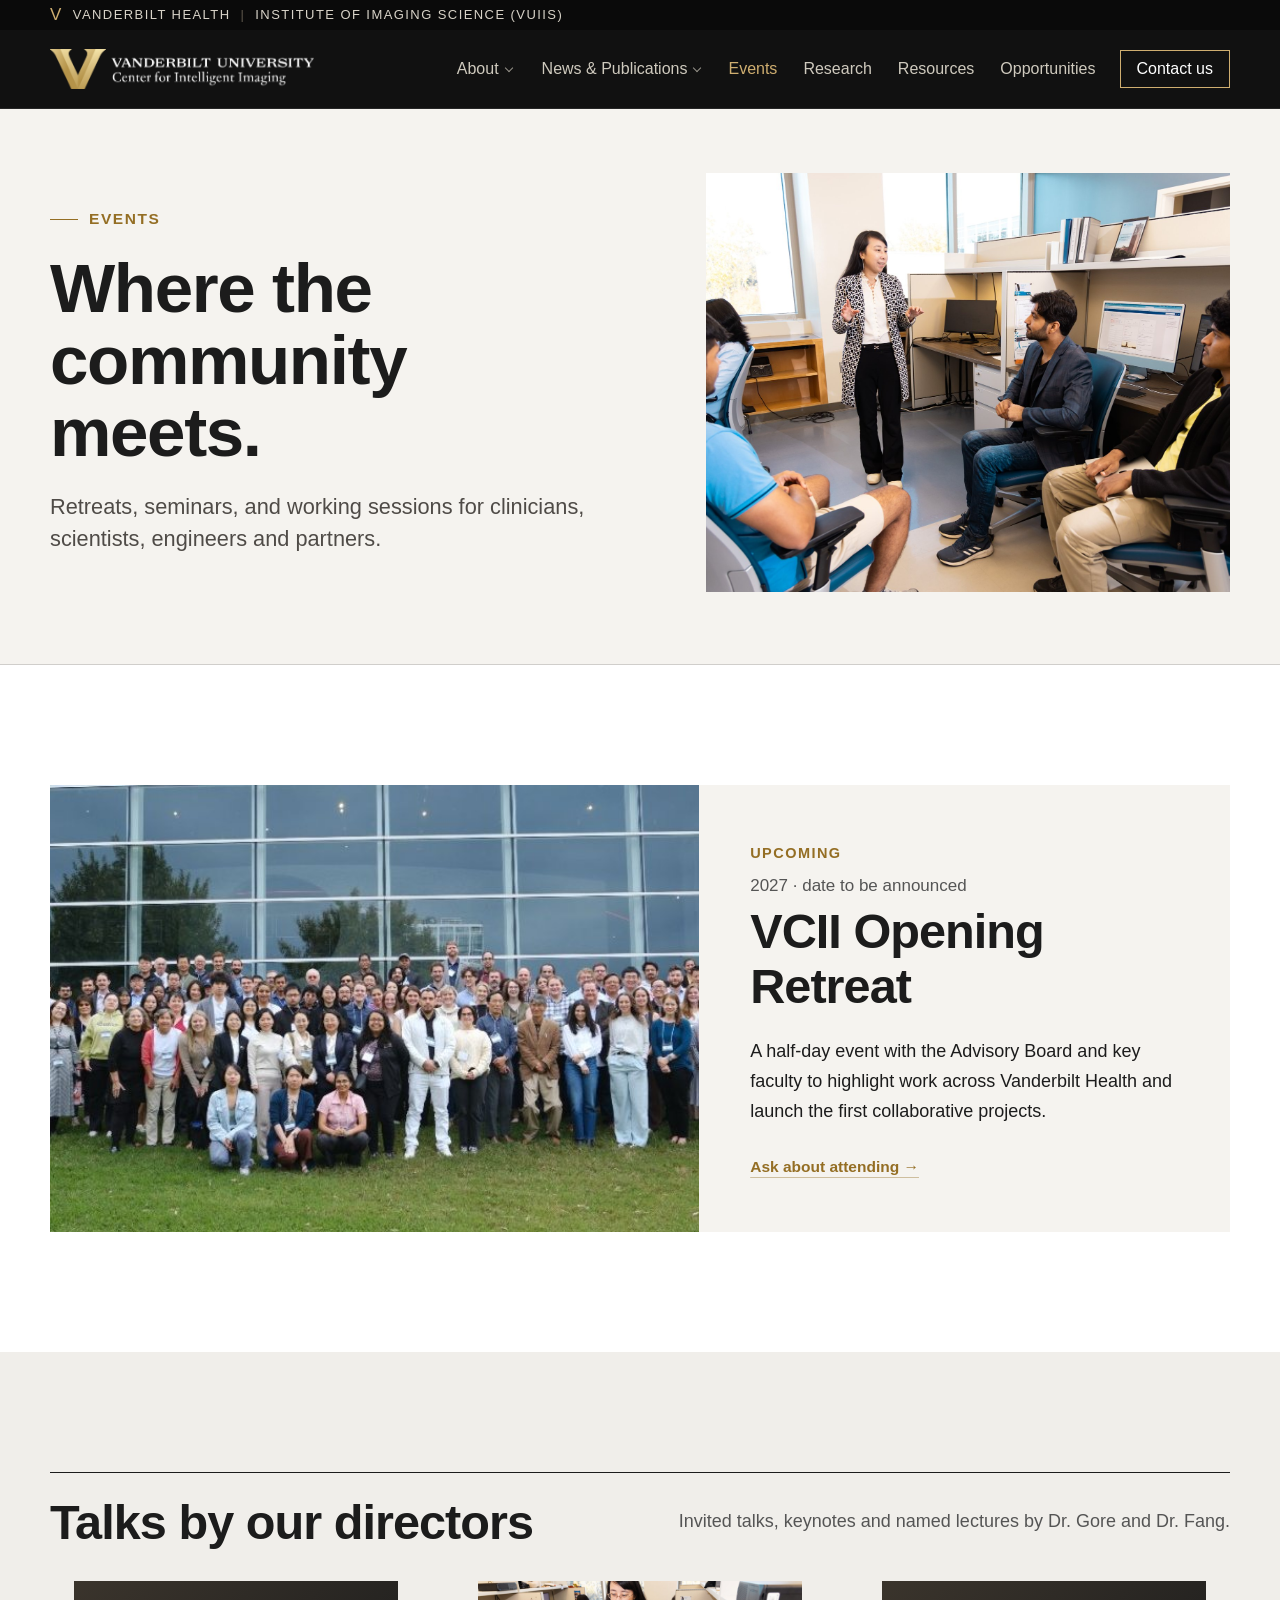
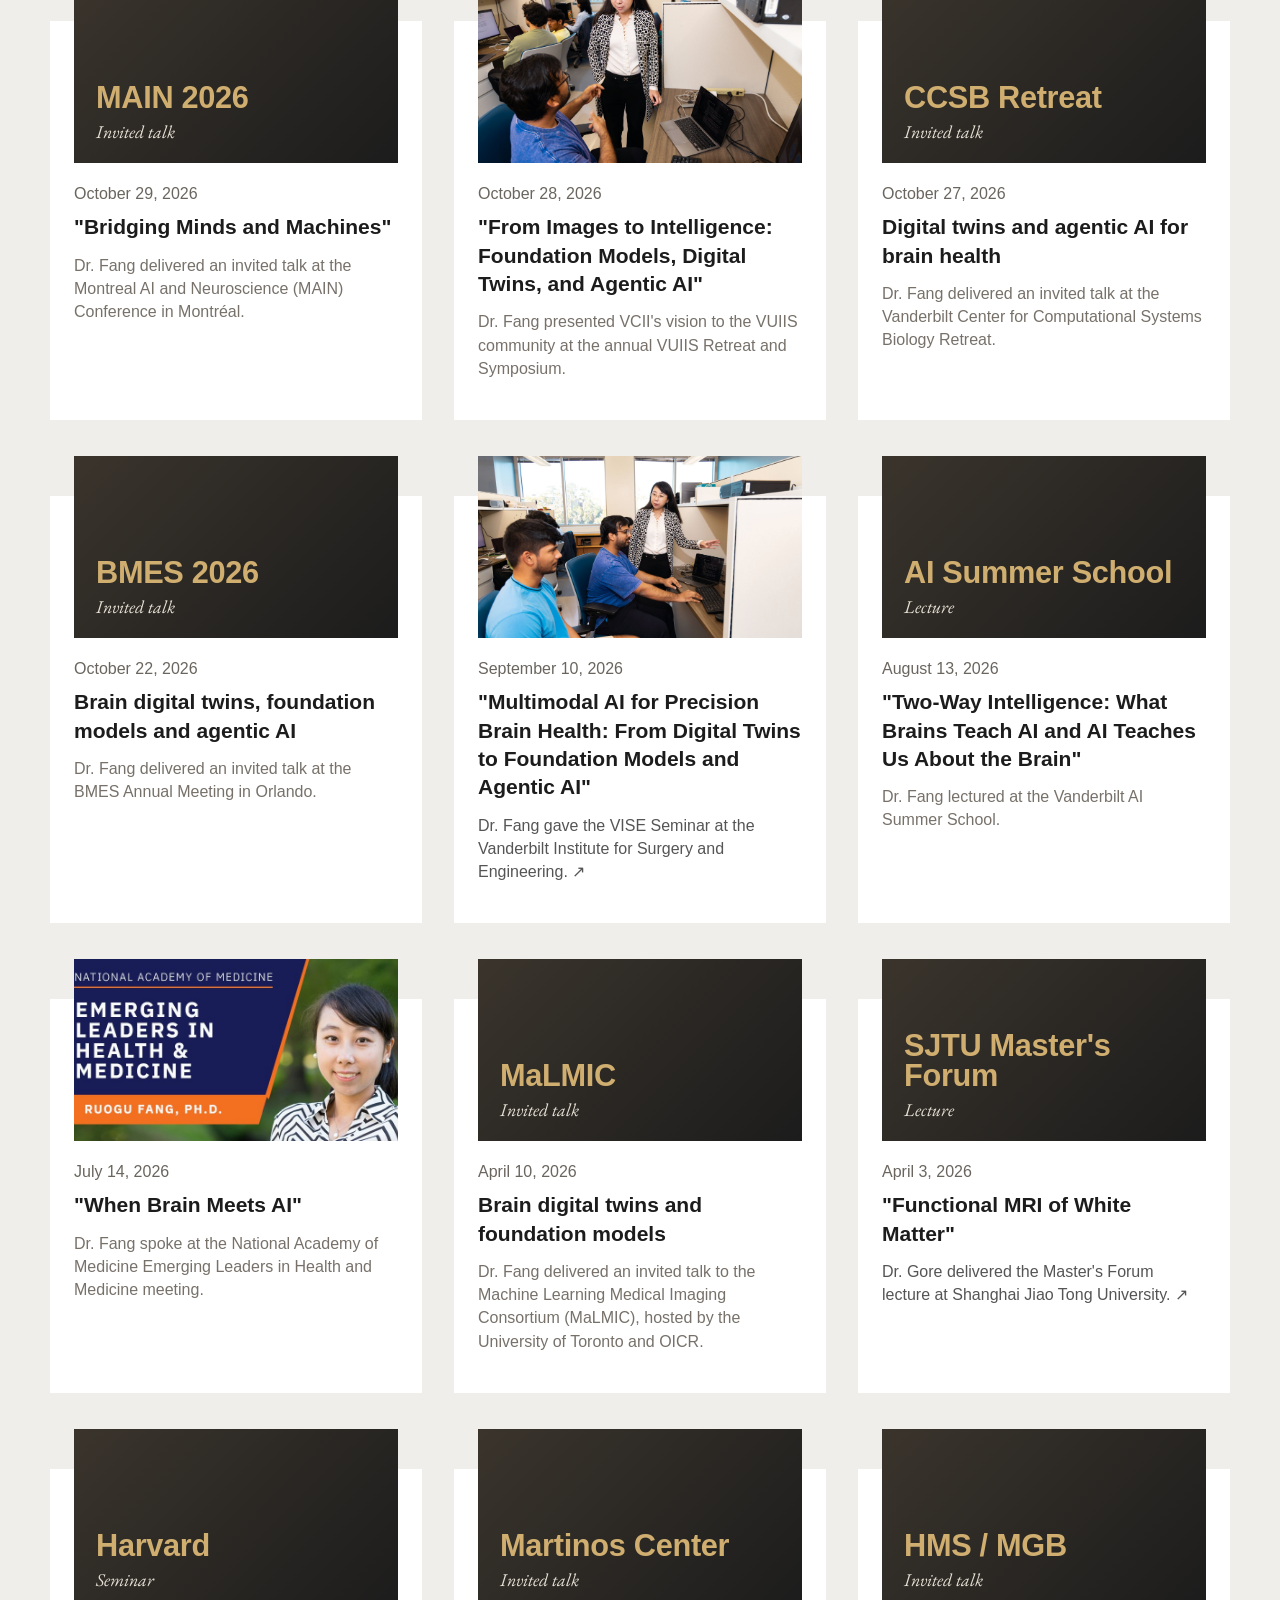
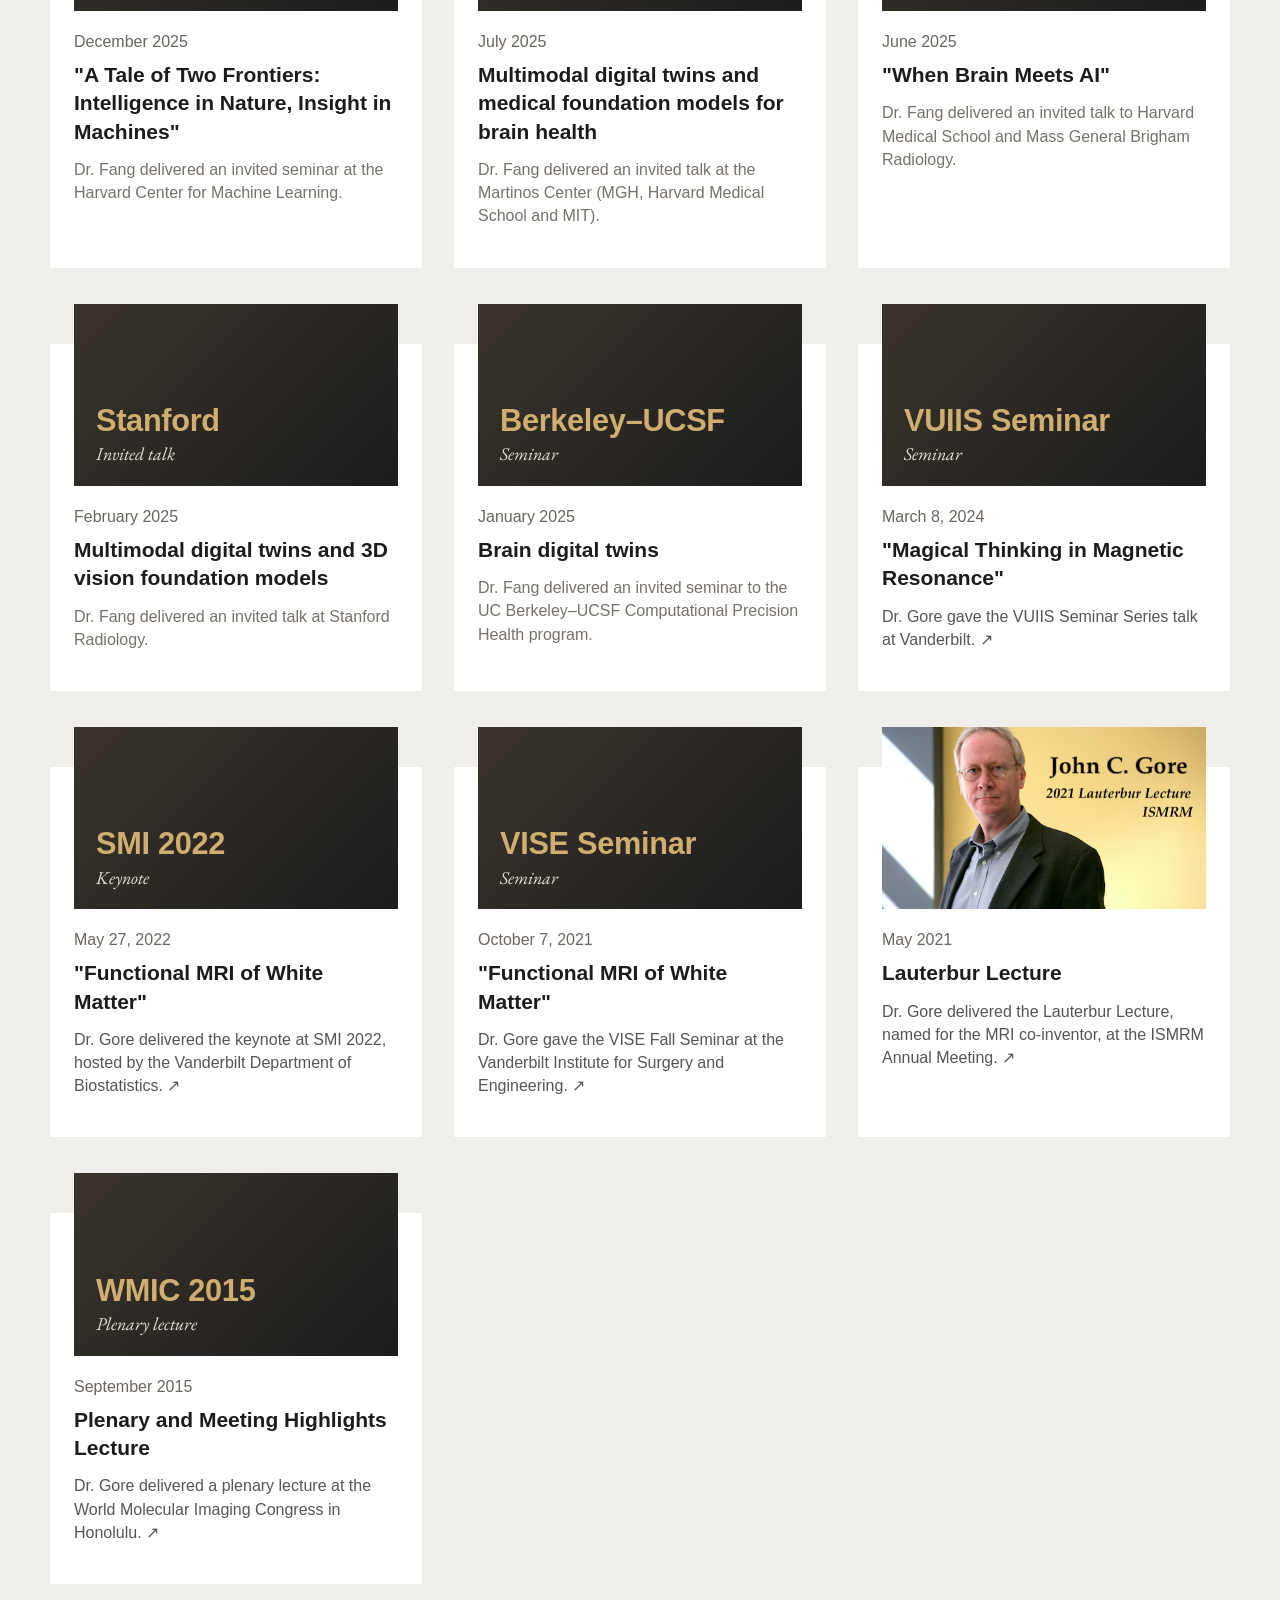
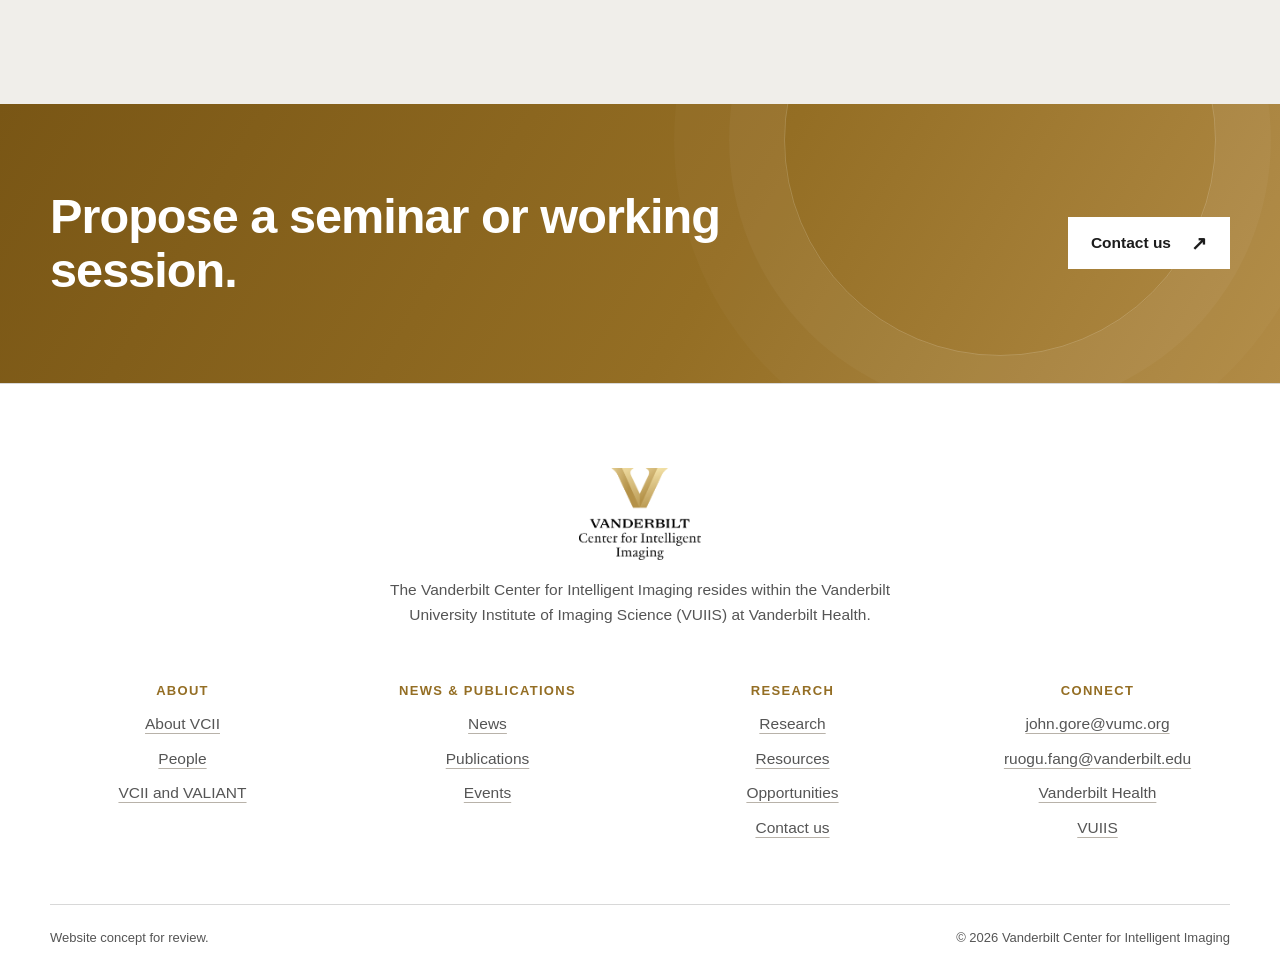
<file: events.html>
<!doctype html>
<html lang="en">
<head>
  <meta charset="utf-8">
  <meta name="viewport" content="width=device-width, initial-scale=1">
  <meta name="description" content="Events from the Vanderbilt Center for Intelligent Imaging.">
  <title>Events · VCII</title>
  <link rel="stylesheet" href="vcii.css">
</head>
<body>
  <a class="skip-link" href="#main">Skip to content</a>
  <header class="site-head">
    <div class="utility"><div class="wrap"><span class="v-mark" aria-hidden="true">V</span><a href="https://www.vanderbilthealth.com/">Vanderbilt Health</a><span class="sep" aria-hidden="true">|</span><a href="https://www.vumc.org/vuiis/">Institute of Imaging Science (VUIIS)</a></div></div>
    <nav class="nav" aria-label="Primary navigation">
      <div class="nav-row wrap">
        <a class="brand" href="index.html" aria-label="VCII home"><img class="brand-logo" src="assets/VCII_official_logo/VU_INTELL_IMAGING_White.png" alt="Vanderbilt Center for Intelligent Imaging"></a>
        <button class="menu-button" aria-expanded="false" aria-label="Open navigation"><span></span></button>
        <div class="nav-links"><div class="nav-item has-sub"><button class="nav-top" aria-expanded="false">About</button><div class="sub-menu"><a href="about.html"><b>About VCII</b></a><a href="people.html"><b>People</b></a><a href="valiant.html"><b>VCII and VALIANT</b></a></div></div><div class="nav-item has-sub"><button class="nav-top" aria-expanded="false">News &amp; Publications</button><div class="sub-menu"><a href="news.html"><b>News</b></a><a href="publications.html"><b>Publications</b></a></div></div><div class="nav-item"><a class="nav-top nav-plain" href="events.html" aria-current="page">Events</a></div><div class="nav-item"><a class="nav-top nav-plain" href="research.html">Research</a></div><div class="nav-item"><a class="nav-top nav-plain" href="resources.html">Resources</a></div><div class="nav-item"><a class="nav-top nav-plain" href="opportunities.html">Opportunities</a></div><div class="nav-item"><a class="nav-cta" href="collaborate.html">Contact us</a></div></div>
      </div>
    </nav>
  </header>
  <main id="main">
    <section class="page-hero"><div class="wrap ph-grid">
      <div class="ph-copy"><p class="eyebrow">Events</p><h1>Where the community meets.</h1><p class="lede">Retreats, seminars, and working sessions for clinicians, scientists, engineers and partners.</p></div>
      <div class="ph-media"><img src="assets/photos/lab-meeting.jpg" alt="Dr. Fang leads a lab meeting" style="object-position:center"></div>
    </div></section>
    <section class="section"><div class="wrap">
      <article class="event-feature reveal">
        <div class="ef-media"><img src="assets/photos/vuiis-retreat.jpg" alt="VUIIS faculty, staff and trainees at a past annual research retreat" style="object-position:center"></div>
        <div class="ef-copy"><span class="label">Upcoming</span><p class="ef-date">2027 · date to be announced</p><h2>VCII Opening Retreat</h2><p class="ui-copy">A half-day event with the Advisory Board and key faculty to highlight work across Vanderbilt Health and launch the first collaborative projects.</p><a class="text-link" href="collaborate.html#inquiry-form">Ask about attending →</a></div>
      </article>
    </div></section>
    <section class="section news-wall" id="talks"><div class="wrap">
      <div class="nw-head"><h2>Talks by our directors</h2><p class="ui-copy">Invited talks, keynotes and named lectures by Dr. Gore and Dr. Fang.</p></div>
      <div class="ncard-grid"><div class="ncard tcard no-link" data-who="fang"><figure><div class="nc-panel nc-talk"><span>MAIN 2026</span><em>Invited talk</em></div></figure><time datetime="2026-10-29">October 29, 2026</time><h3>"Bridging Minds and Machines"</h3><p class="nc-src">Dr. Fang delivered an invited talk at the Montreal AI and Neuroscience (MAIN) Conference in Montréal.</p></div><div class="ncard tcard no-link" data-who="fang"><figure><img src="assets/photos/fang-lab-standing.jpg" alt="" loading="lazy"></figure><time datetime="2026-10-28">October 28, 2026</time><h3>"From Images to Intelligence: Foundation Models, Digital Twins, and Agentic AI"</h3><p class="nc-src">Dr. Fang presented VCII's vision to the VUIIS community at the annual VUIIS Retreat and Symposium.</p></div><div class="ncard tcard no-link" data-who="fang"><figure><div class="nc-panel nc-talk"><span>CCSB Retreat</span><em>Invited talk</em></div></figure><time datetime="2026-10-27">October 27, 2026</time><h3>Digital twins and agentic AI for brain health</h3><p class="nc-src">Dr. Fang delivered an invited talk at the Vanderbilt Center for Computational Systems Biology Retreat.</p></div><div class="ncard tcard no-link" data-who="fang"><figure><div class="nc-panel nc-talk"><span>BMES 2026</span><em>Invited talk</em></div></figure><time datetime="2026-10-22">October 22, 2026</time><h3>Brain digital twins, foundation models and agentic AI</h3><p class="nc-src">Dr. Fang delivered an invited talk at the BMES Annual Meeting in Orlando.</p></div><a class="ncard tcard" data-who="fang" href="https://www.vanderbilt.edu/vise/vise-fall-seminar-with-ruogu-fang-phd-9-10-26/"><figure><img src="assets/photos/lab-workstations.jpg" alt="" loading="lazy"></figure><time datetime="2026-09-10">September 10, 2026</time><h3>"Multimodal AI for Precision Brain Health: From Digital Twins to Foundation Models and Agentic AI"</h3><p class="nc-src">Dr. Fang gave the VISE Seminar at the Vanderbilt Institute for Surgery and Engineering. ↗</p></a><div class="ncard tcard no-link" data-who="fang"><figure><div class="nc-panel nc-talk"><span>AI Summer School</span><em>Lecture</em></div></figure><time datetime="2026-08-13">August 13, 2026</time><h3>"Two-Way Intelligence: What Brains Teach AI and AI Teaches Us About the Brain"</h3><p class="nc-src">Dr. Fang lectured at the Vanderbilt AI Summer School.</p></div><div class="ncard tcard no-link" data-who="fang"><figure><img src="assets/photos/fang-nam.png" alt="" loading="lazy"></figure><time datetime="2026-07-14">July 14, 2026</time><h3>"When Brain Meets AI"</h3><p class="nc-src">Dr. Fang spoke at the National Academy of Medicine Emerging Leaders in Health and Medicine meeting.</p></div><div class="ncard tcard no-link" data-who="fang"><figure><div class="nc-panel nc-talk"><span>MaLMIC</span><em>Invited talk</em></div></figure><time datetime="2026-04-10">April 10, 2026</time><h3>Brain digital twins and foundation models</h3><p class="nc-src">Dr. Fang delivered an invited talk to the Machine Learning Medical Imaging Consortium (MaLMIC), hosted by the University of Toronto and OICR.</p></div><a class="ncard tcard" data-who="gore" href="https://www.gs.sjtu.edu.cn/event/detail/rozcp22szqptr2e0eiy1s1dmu1a1b09y"><figure><div class="nc-panel nc-talk"><span>SJTU Master's Forum</span><em>Lecture</em></div></figure><time datetime="2026-04-03">April 3, 2026</time><h3>"Functional MRI of White Matter"</h3><p class="nc-src">Dr. Gore delivered the Master's Forum lecture at Shanghai Jiao Tong University. ↗</p></a><div class="ncard tcard no-link" data-who="fang"><figure><div class="nc-panel nc-talk"><span>Harvard</span><em>Seminar</em></div></figure><time datetime="2025-12-01">December 2025</time><h3>"A Tale of Two Frontiers: Intelligence in Nature, Insight in Machines"</h3><p class="nc-src">Dr. Fang delivered an invited seminar at the Harvard Center for Machine Learning.</p></div><div class="ncard tcard no-link" data-who="fang"><figure><div class="nc-panel nc-talk"><span>Martinos Center</span><em>Invited talk</em></div></figure><time datetime="2025-07-01">July 2025</time><h3>Multimodal digital twins and medical foundation models for brain health</h3><p class="nc-src">Dr. Fang delivered an invited talk at the Martinos Center (MGH, Harvard Medical School and MIT).</p></div><div class="ncard tcard no-link" data-who="fang"><figure><div class="nc-panel nc-talk"><span>HMS / MGB</span><em>Invited talk</em></div></figure><time datetime="2025-06-01">June 2025</time><h3>"When Brain Meets AI"</h3><p class="nc-src">Dr. Fang delivered an invited talk to Harvard Medical School and Mass General Brigham Radiology.</p></div><div class="ncard tcard no-link" data-who="fang"><figure><div class="nc-panel nc-talk"><span>Stanford</span><em>Invited talk</em></div></figure><time datetime="2025-02-01">February 2025</time><h3>Multimodal digital twins and 3D vision foundation models</h3><p class="nc-src">Dr. Fang delivered an invited talk at Stanford Radiology.</p></div><div class="ncard tcard no-link" data-who="fang"><figure><div class="nc-panel nc-talk"><span>Berkeley–UCSF</span><em>Seminar</em></div></figure><time datetime="2025-01-15">January 2025</time><h3>Brain digital twins</h3><p class="nc-src">Dr. Fang delivered an invited seminar to the UC Berkeley–UCSF Computational Precision Health program.</p></div><a class="ncard tcard" data-who="gore" href="https://www.vumc.org/vuiis/sites/default/files/John-Gore_Abstract%20.pdf"><figure><div class="nc-panel nc-talk"><span>VUIIS Seminar</span><em>Seminar</em></div></figure><time datetime="2024-03-08">March 8, 2024</time><h3>"Magical Thinking in Magnetic Resonance"</h3><p class="nc-src">Dr. Gore gave the VUIIS Seminar Series talk at Vanderbilt. ↗</p></a><a class="ncard tcard" data-who="gore" href="https://www.vumc.org/biostatistics/SMI/Gore"><figure><div class="nc-panel nc-talk"><span>SMI 2022</span><em>Keynote</em></div></figure><time datetime="2022-05-27">May 27, 2022</time><h3>"Functional MRI of White Matter"</h3><p class="nc-src">Dr. Gore delivered the keynote at SMI 2022, hosted by the Vanderbilt Department of Biostatistics. ↗</p></a><a class="ncard tcard" data-who="gore" href="https://www.vanderbilt.edu/vise/vise-fall-seminar-10-7-21-john-gore-phd/"><figure><div class="nc-panel nc-talk"><span>VISE Seminar</span><em>Seminar</em></div></figure><time datetime="2021-10-07">October 7, 2021</time><h3>"Functional MRI of White Matter"</h3><p class="nc-src">Dr. Gore gave the VISE Fall Seminar at the Vanderbilt Institute for Surgery and Engineering. ↗</p></a><a class="ncard tcard" data-who="gore" href="https://engineering.vanderbilt.edu/2021/06/01/gore-tapped-for-prestigious-lecture-named-for-mri-co-inventor-lauterbur/"><figure><img src="assets/news/gore-lauterbur-2021.jpg" alt="" loading="lazy"></figure><time datetime="2021-05-15">May 2021</time><h3>Lauterbur Lecture</h3><p class="nc-src">Dr. Gore delivered the Lauterbur Lecture, named for the MRI co-inventor, at the ISMRM Annual Meeting. ↗</p></a><a class="ncard tcard" data-who="gore" href="https://www.wmis.org/wp-content/uploads/2015/02/WMIC-2015-Plenary-Speaker_Gore.pdf"><figure><div class="nc-panel nc-talk"><span>WMIC 2015</span><em>Plenary lecture</em></div></figure><time datetime="2015-09-02">September 2015</time><h3>Plenary and Meeting Highlights Lecture</h3><p class="nc-src">Dr. Gore delivered a plenary lecture at the World Molecular Imaging Congress in Honolulu. ↗</p></a></div>
    </div></section>
    <section class="cta-band"><div class="wrap cta-grid"><div><h2>Propose a seminar or working session.</h2></div><div><a class="button light" href="collaborate.html#inquiry-form">Contact us</a></div></div></section>
  </main>
  <footer class="site-footer"><div class="wrap">
    <div class="footer-brand-row"><img class="footer-logo" src="assets/VCII_official_logo/V_Centered_INTELL_IMAGING_Black.png" alt="Vanderbilt Center for Intelligent Imaging"><p class="footer-note">The Vanderbilt Center for Intelligent Imaging resides within the Vanderbilt University Institute of Imaging Science (VUIIS) at Vanderbilt Health.</p></div>
    <div class="footer-grid">
      <div><div class="footer-title">About</div><a href="about.html">About VCII</a><a href="people.html">People</a><a href="valiant.html">VCII and VALIANT</a></div>
      <div><div class="footer-title">News &amp; Publications</div><a href="news.html">News</a><a href="publications.html">Publications</a><a href="events.html">Events</a></div>
      <div><div class="footer-title">Research</div><a href="research.html">Research</a><a href="resources.html">Resources</a><a href="opportunities.html">Opportunities</a><a href="collaborate.html">Contact us</a></div>
      <div><div class="footer-title">Connect</div><a href="mailto:john.gore@vumc.org">john.gore@vumc.org</a><a href="mailto:ruogu.fang@vanderbilt.edu">ruogu.fang@vanderbilt.edu</a><a href="https://www.vanderbilthealth.com/">Vanderbilt Health</a><a href="https://www.vumc.org/vuiis/">VUIIS</a></div>
    </div>
    <div class="footer-bottom"><span>Website concept for review.</span><span>© 2026 Vanderbilt Center for Intelligent Imaging</span></div>
  </div></footer>
  <script src="vcii.js"></script>
</body>
</html>
</file>
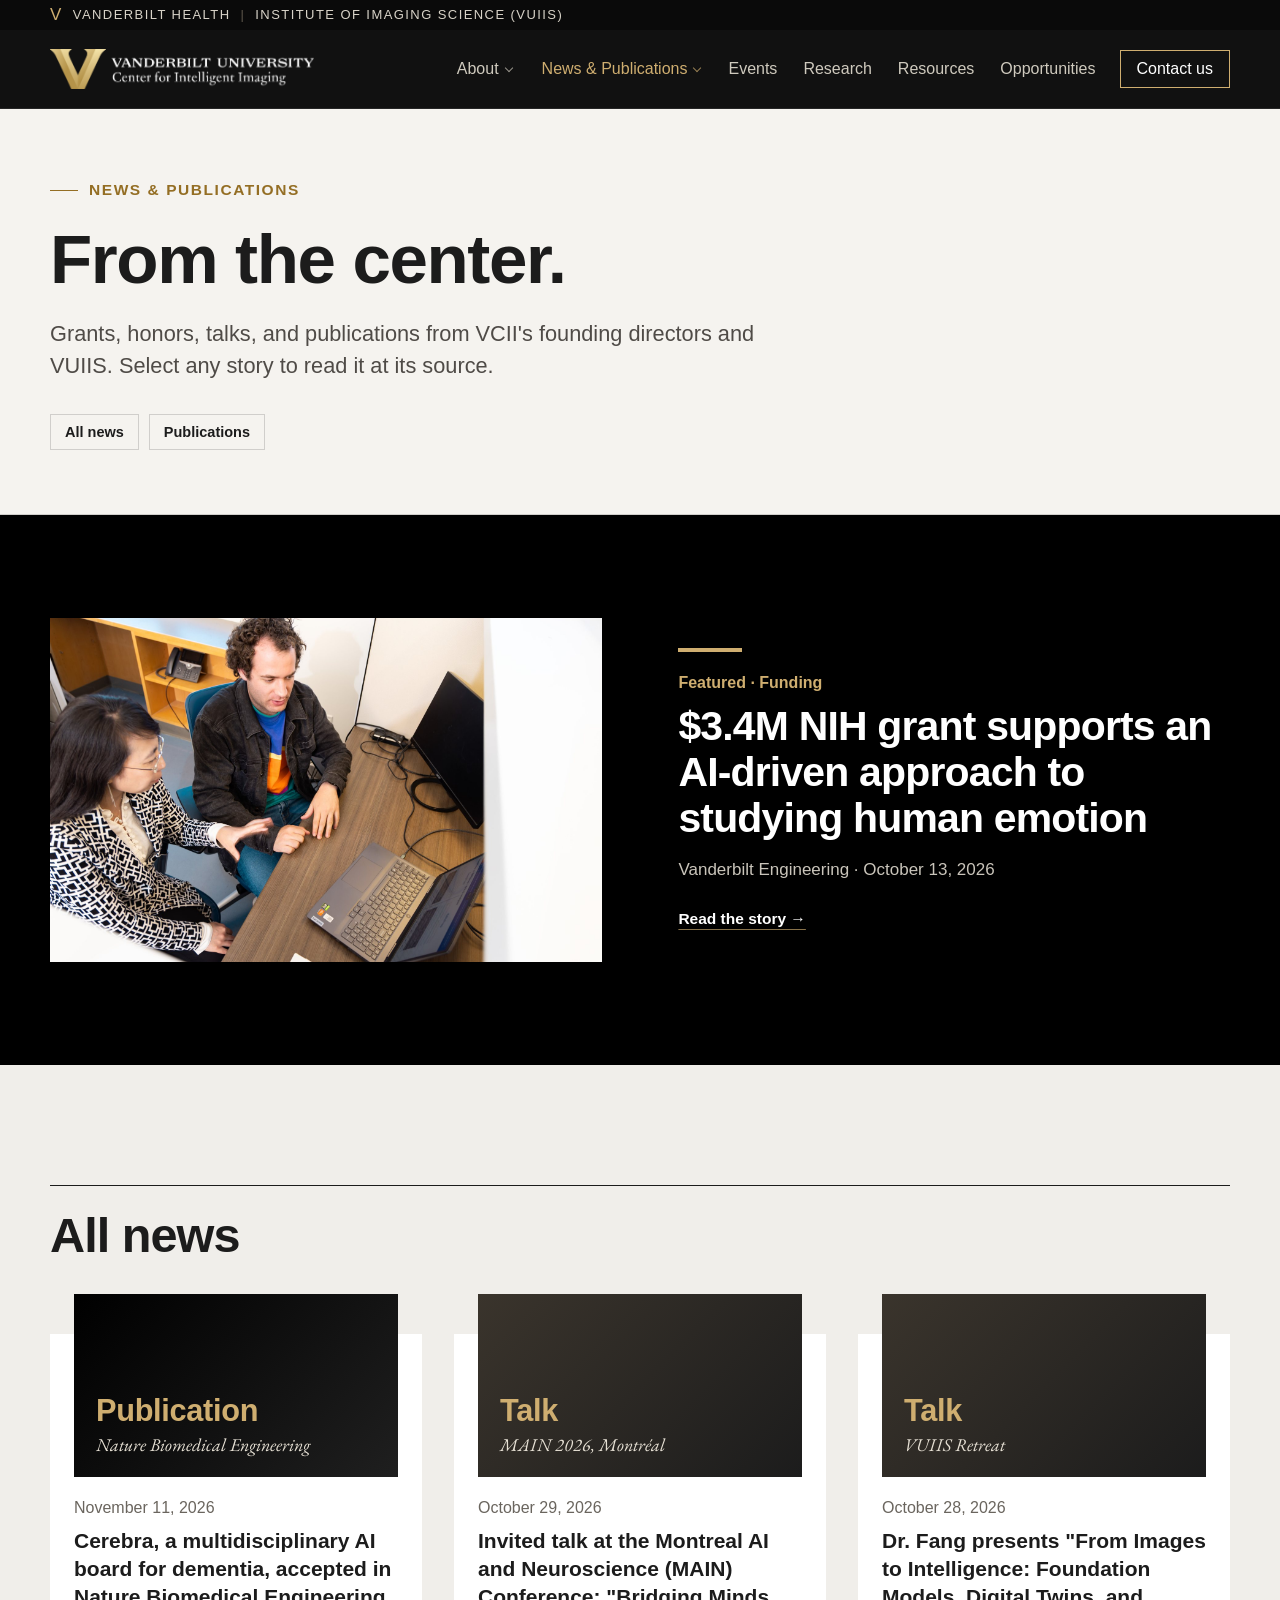
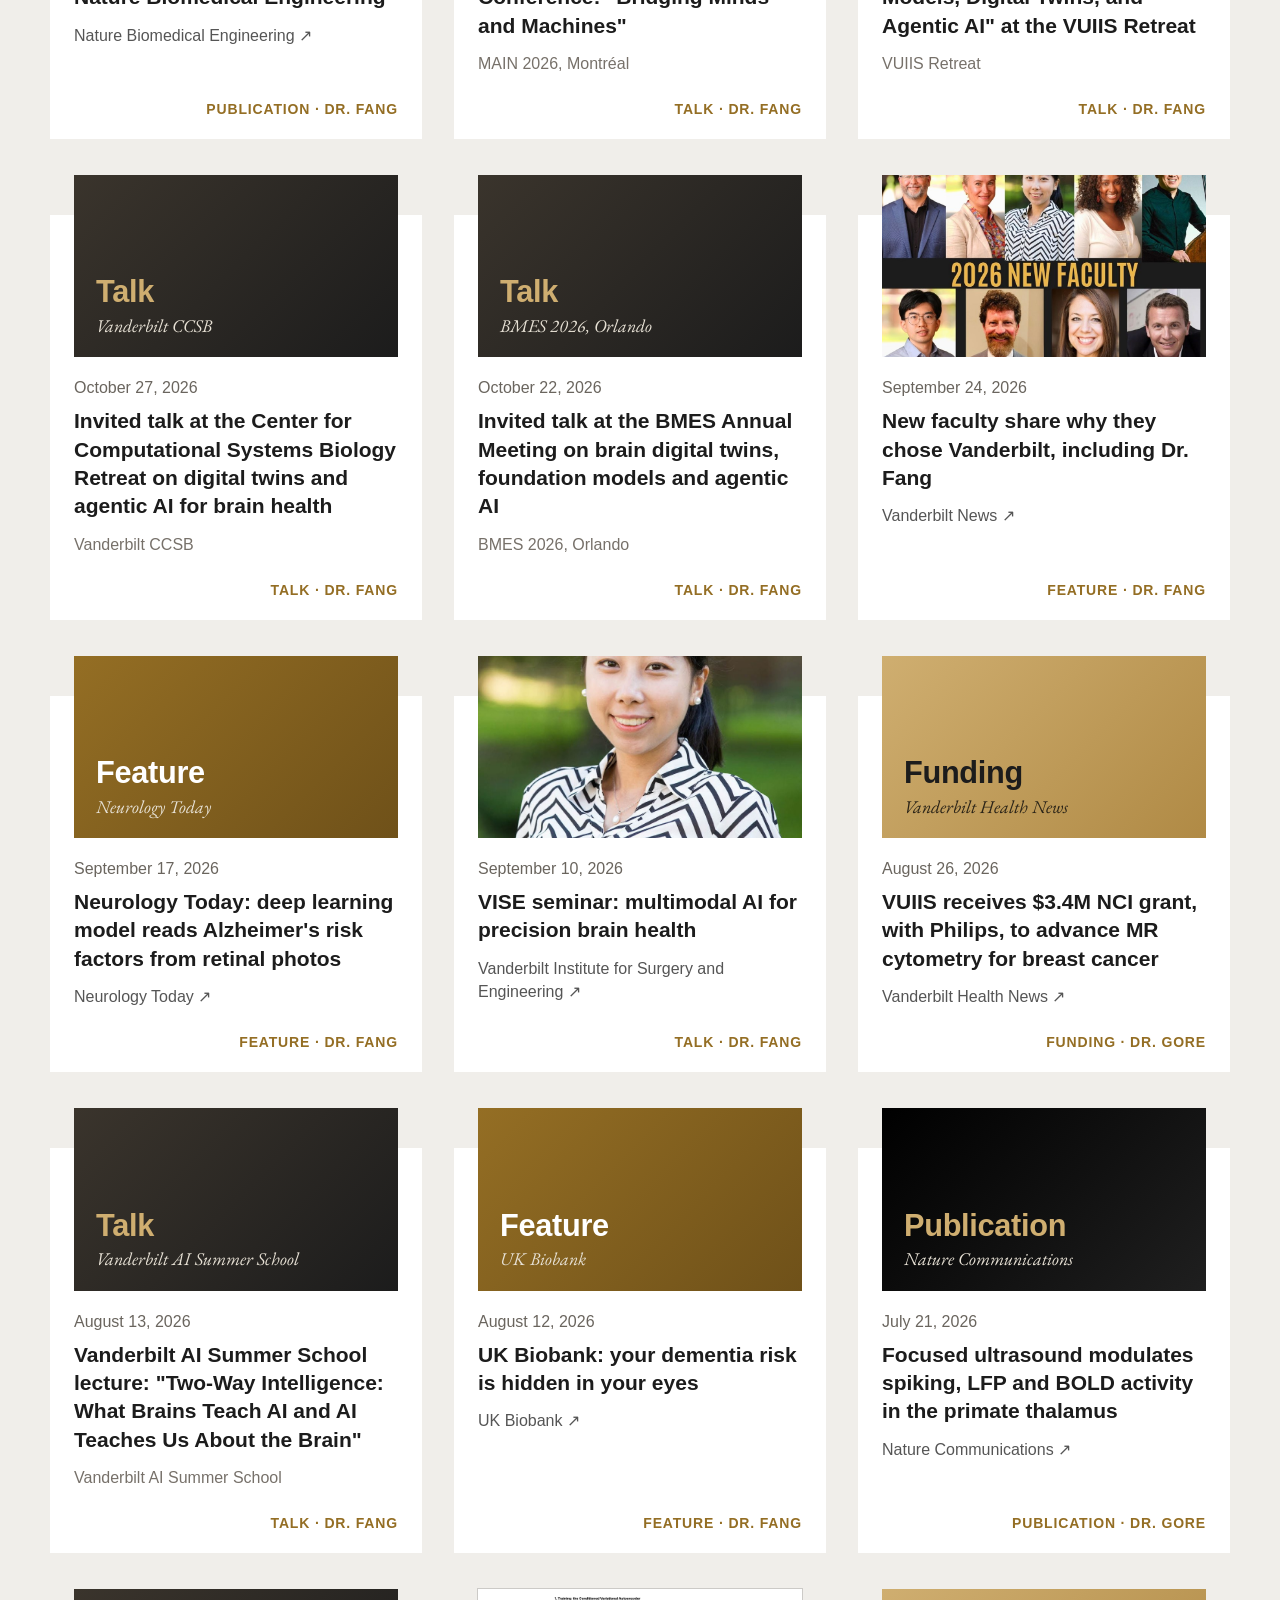
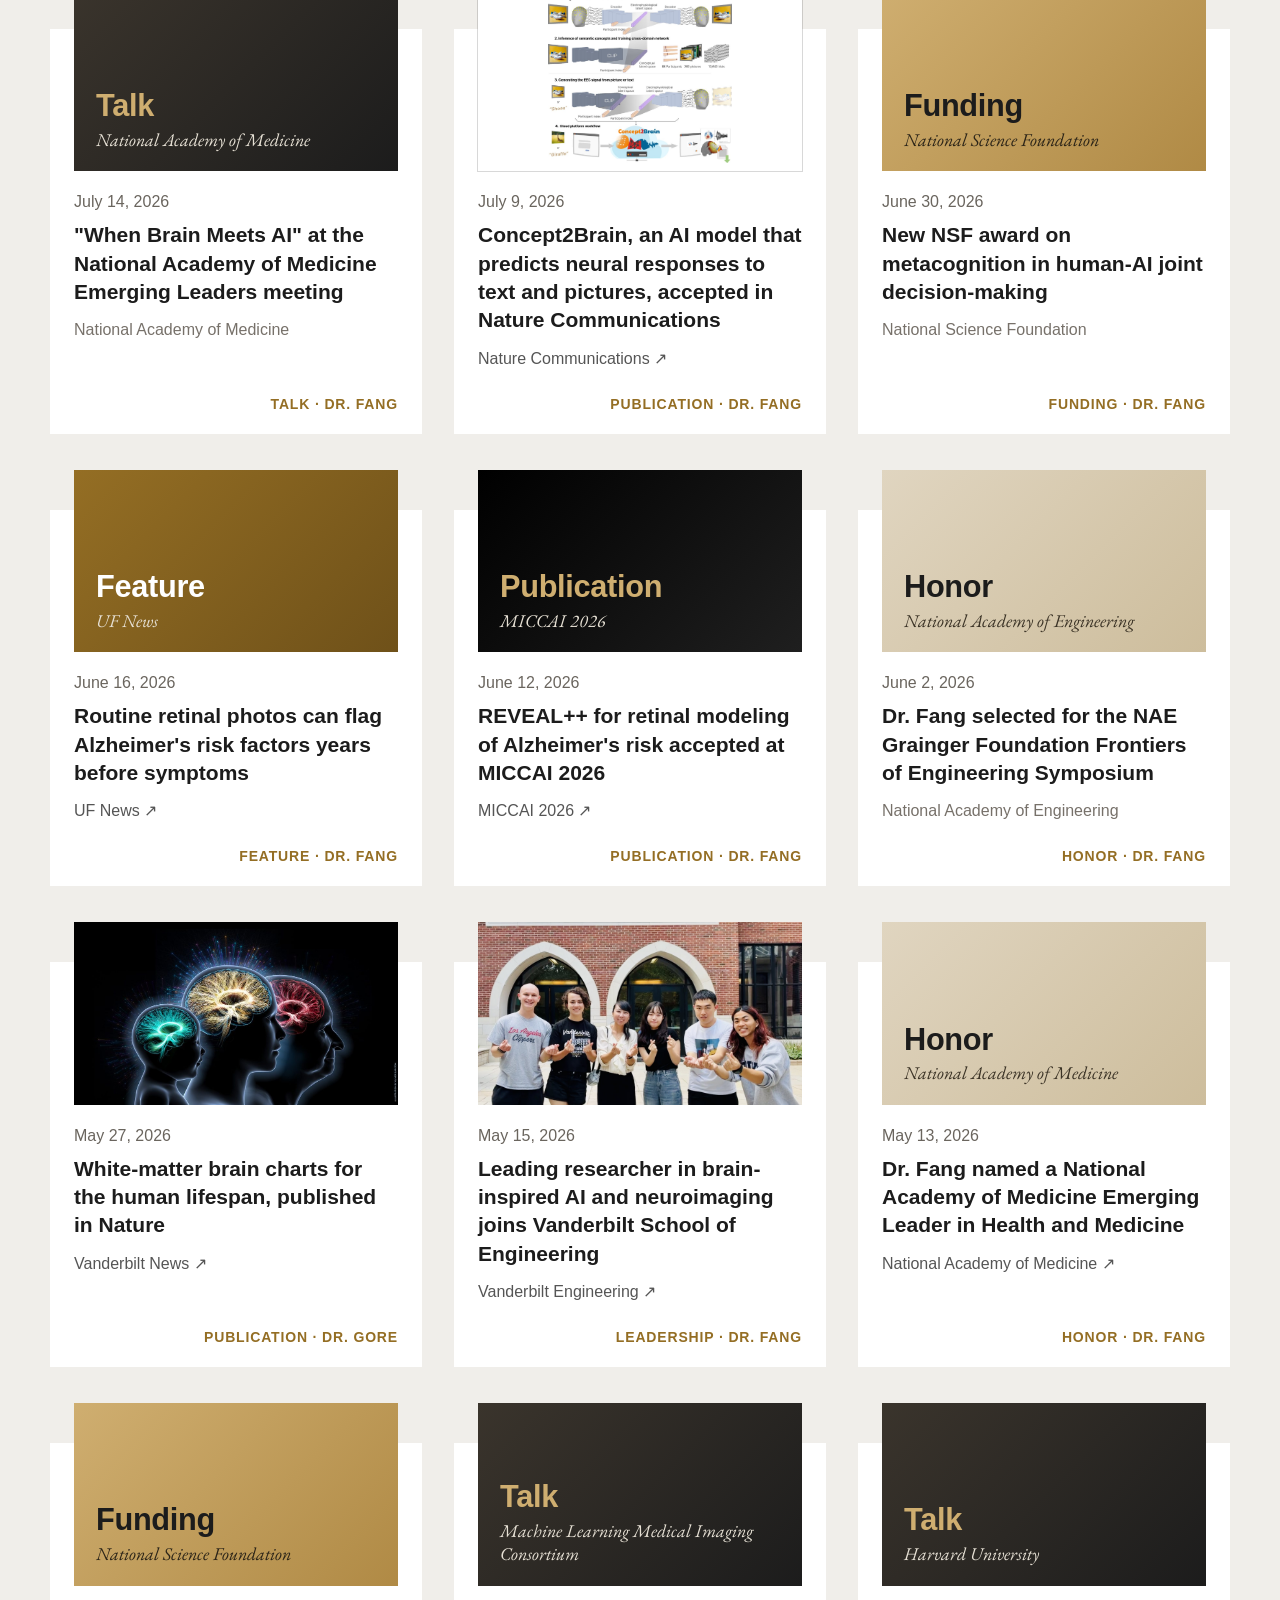
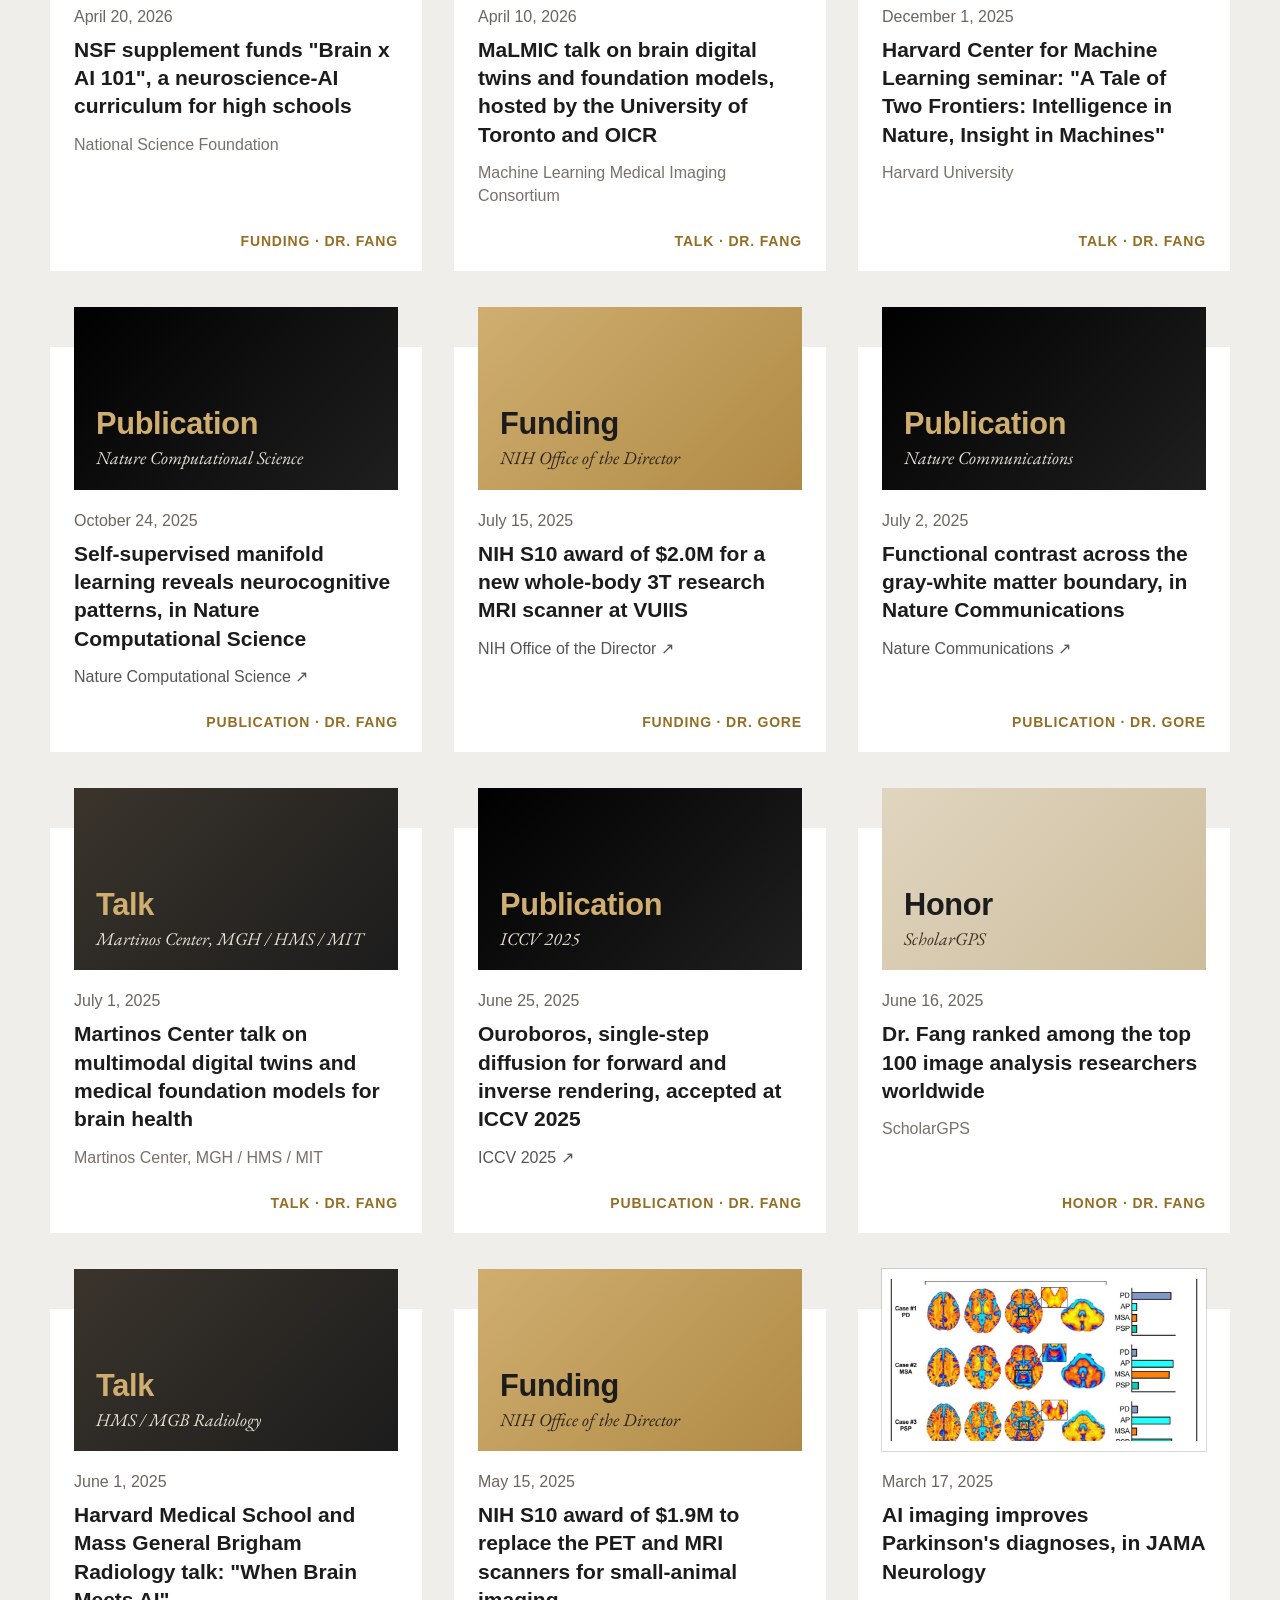
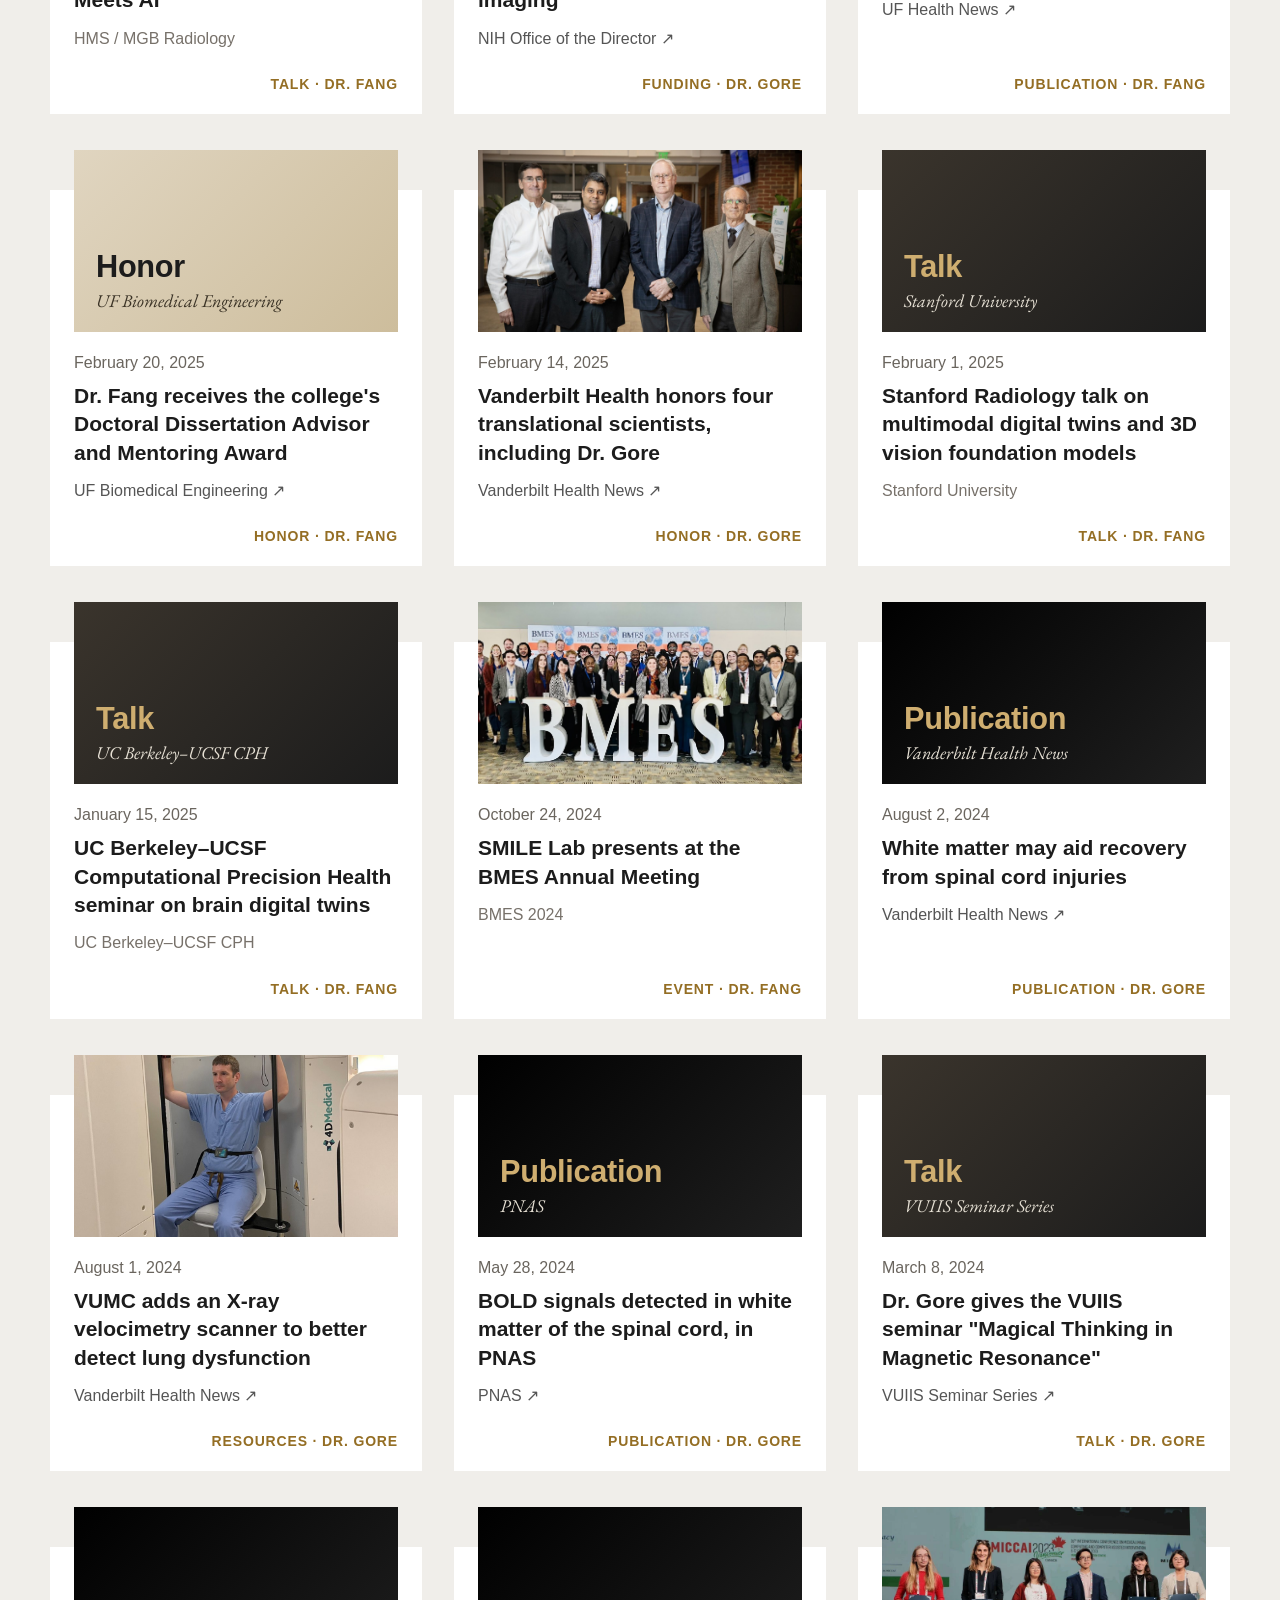
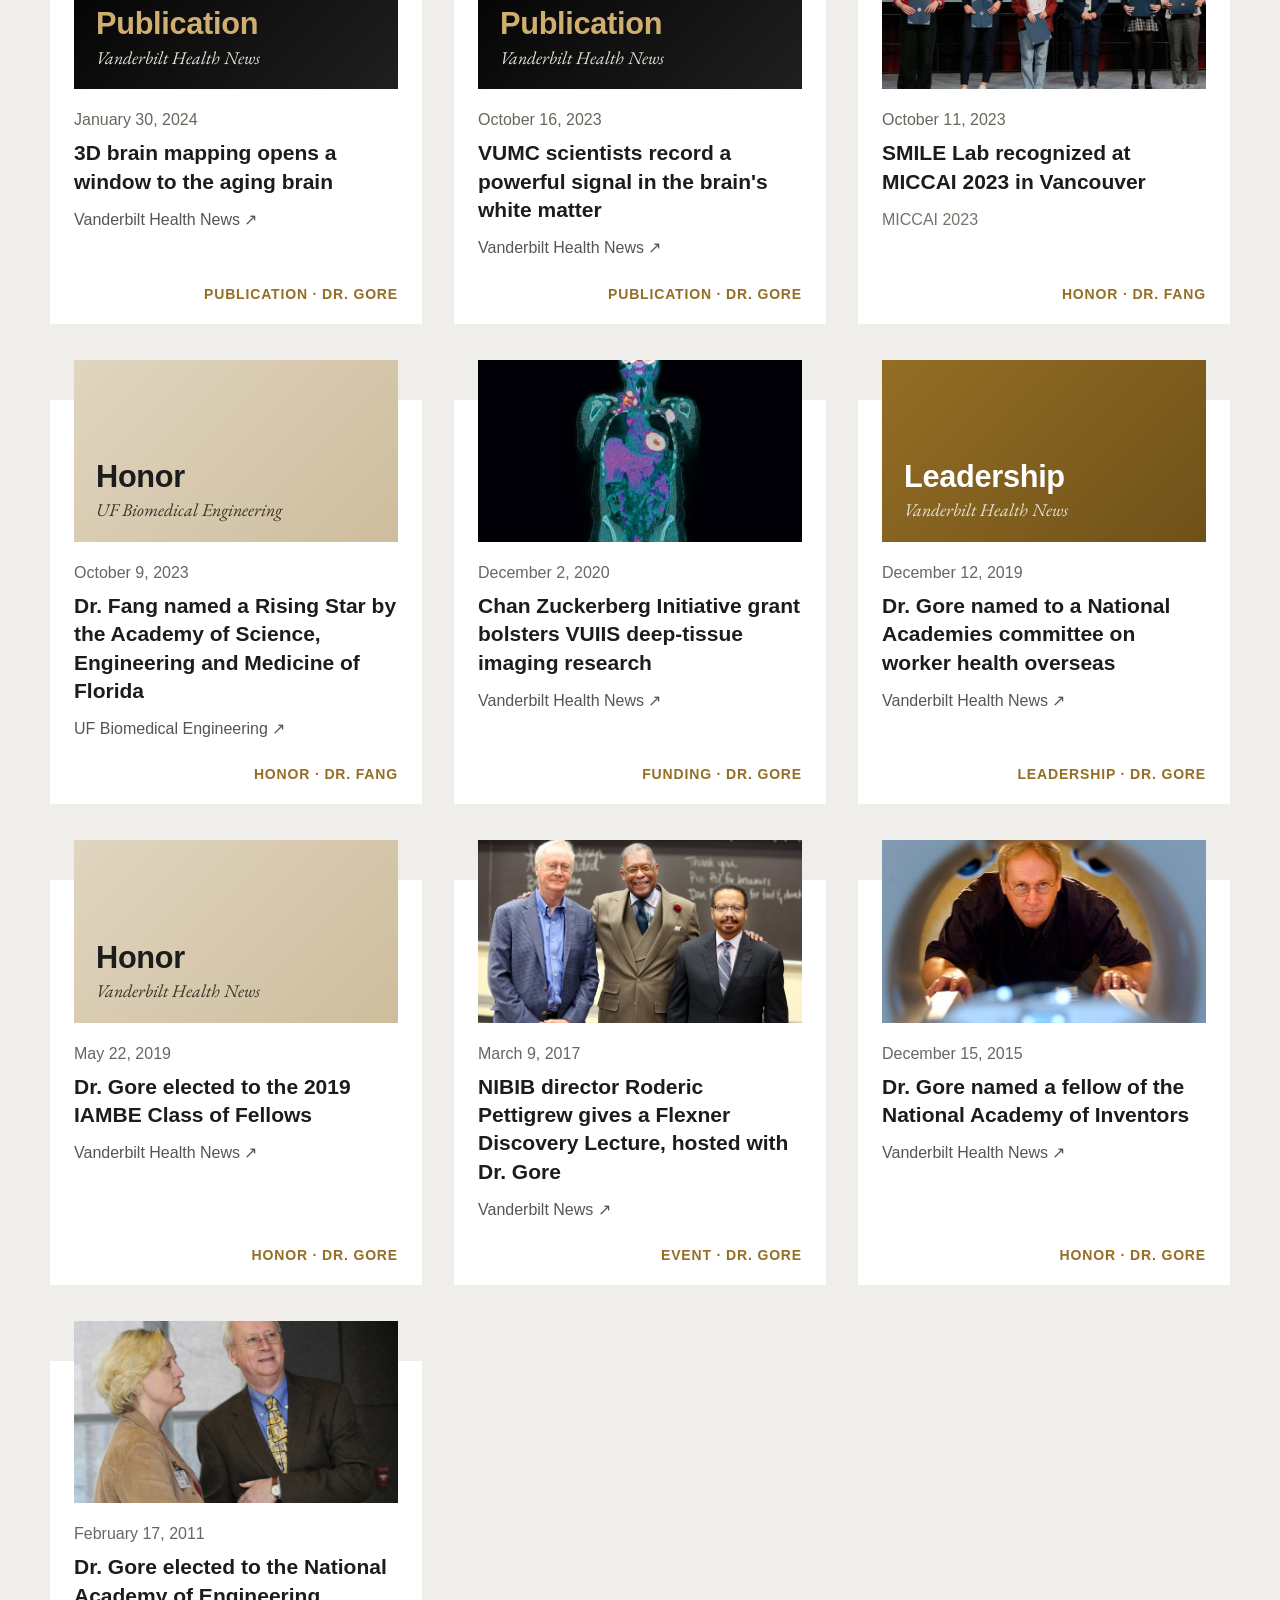
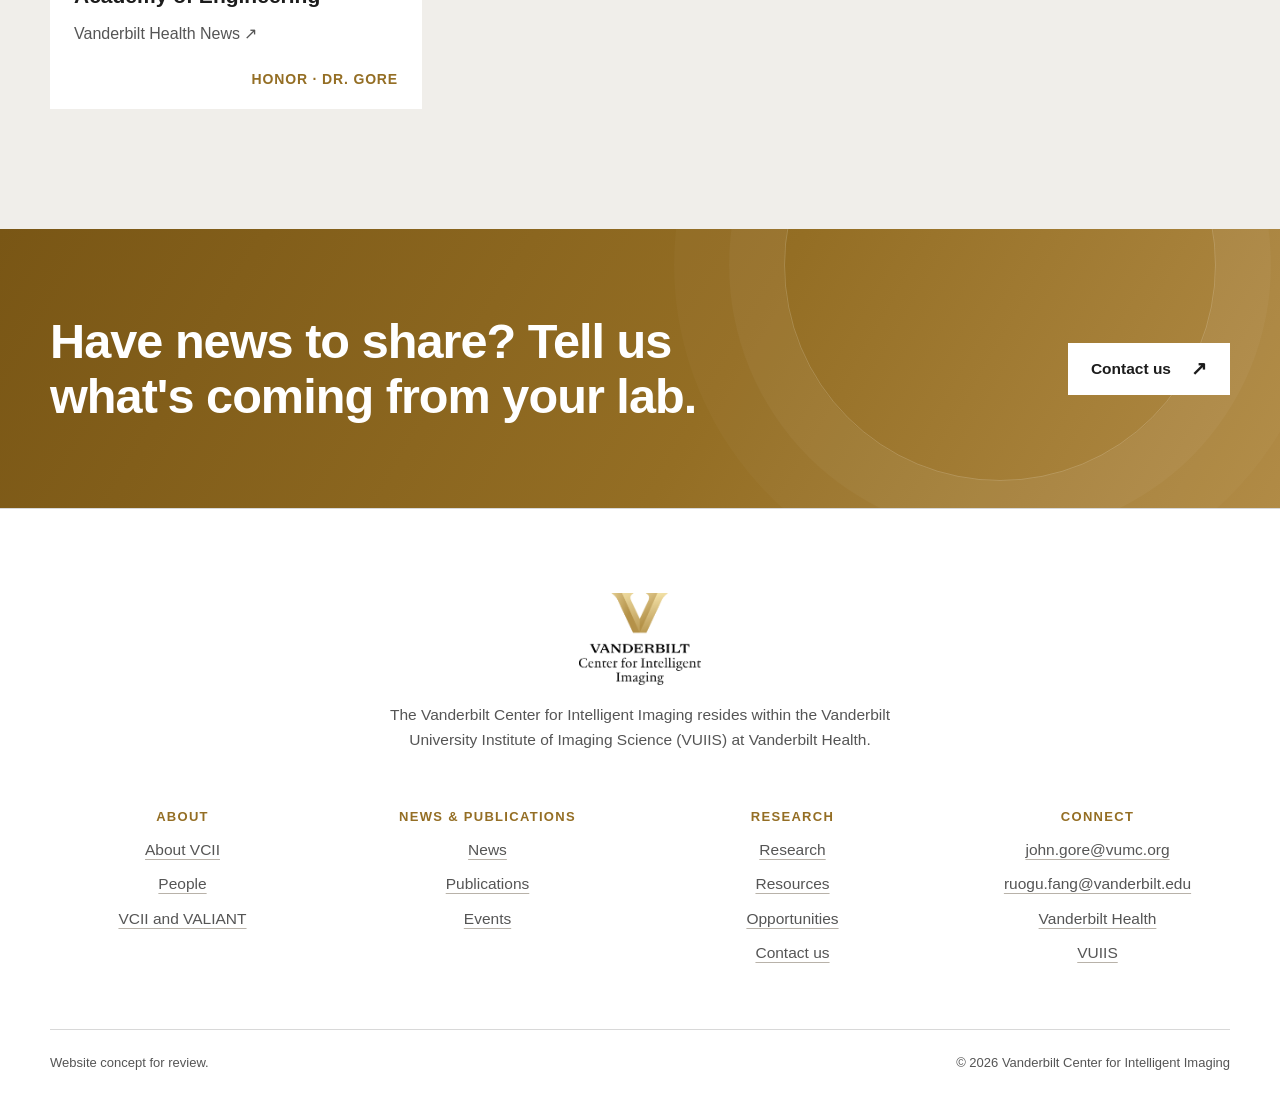
<file: news.html>
<!doctype html>
<html lang="en">
<head>
  <meta charset="utf-8">
  <meta name="viewport" content="width=device-width, initial-scale=1">
  <meta name="description" content="News from the Vanderbilt Center for Intelligent Imaging.">
  <title>News · VCII</title>
  <link rel="stylesheet" href="vcii.css">
</head>
<body>
  <a class="skip-link" href="#main">Skip to content</a>
  <header class="site-head">
    <div class="utility"><div class="wrap"><span class="v-mark" aria-hidden="true">V</span><a href="https://www.vanderbilthealth.com/">Vanderbilt Health</a><span class="sep" aria-hidden="true">|</span><a href="https://www.vumc.org/vuiis/">Institute of Imaging Science (VUIIS)</a></div></div>
    <nav class="nav" aria-label="Primary navigation">
      <div class="nav-row wrap">
        <a class="brand" href="index.html" aria-label="VCII home"><img class="brand-logo" src="assets/VCII_official_logo/VU_INTELL_IMAGING_White.png" alt="Vanderbilt Center for Intelligent Imaging"></a>
        <button class="menu-button" aria-expanded="false" aria-label="Open navigation"><span></span></button>
        <div class="nav-links"><div class="nav-item has-sub"><button class="nav-top" aria-expanded="false">About</button><div class="sub-menu"><a href="about.html"><b>About VCII</b></a><a href="people.html"><b>People</b></a><a href="valiant.html"><b>VCII and VALIANT</b></a></div></div><div class="nav-item has-sub"><button class="nav-top" aria-expanded="false" aria-current="true">News &amp; Publications</button><div class="sub-menu"><a href="news.html" aria-current="page"><b>News</b></a><a href="publications.html"><b>Publications</b></a></div></div><div class="nav-item"><a class="nav-top nav-plain" href="events.html">Events</a></div><div class="nav-item"><a class="nav-top nav-plain" href="research.html">Research</a></div><div class="nav-item"><a class="nav-top nav-plain" href="resources.html">Resources</a></div><div class="nav-item"><a class="nav-top nav-plain" href="opportunities.html">Opportunities</a></div><div class="nav-item"><a class="nav-cta" href="collaborate.html">Contact us</a></div></div>
      </div>
    </nav>
  </header>
  <main id="main">
    <section class="page-hero text-only"><div class="wrap ph-grid">
      <div class="ph-copy"><p class="eyebrow">News &amp; publications</p><h1>From the center.</h1><p class="lede">Grants, honors, talks, and publications from VCII's founding directors and VUIIS. Select any story to read it at its source.</p><div class="page-index"><a href="#archive">All news</a><a href="publications.html">Publications</a></div></div>
      
    </div></section>
    <section class="news-band"><div class="wrap nb-grid">
      <a class="nb-media" href="https://engineering.vanderbilt.edu/2026/10/13/3-4-million-nih-grant-supports-ai-driven-approach-to-studying-human-emotion/" tabindex="-1" aria-hidden="true"><img src="assets/photos/fang-mentoring.jpg" alt=""></a>
      <div class="nb-copy"><hr><p class="nb-kicker">Featured · Funding</p><h2><a href="https://engineering.vanderbilt.edu/2026/10/13/3-4-million-nih-grant-supports-ai-driven-approach-to-studying-human-emotion/">$3.4M NIH grant supports an AI-driven approach to studying human emotion</a></h2><p class="nb-meta">Vanderbilt Engineering · October 13, 2026</p><a class="text-link on-dark" href="https://engineering.vanderbilt.edu/2026/10/13/3-4-million-nih-grant-supports-ai-driven-approach-to-studying-human-emotion/">Read the story →</a></div>
    </div></section>
    <section class="section news-wall" id="archive"><div class="wrap">
      <div class="nw-head"><h2>All news</h2></div>
      <div class="ncard-grid"><a class="ncard" data-who="fang" href="https://arxiv.org/abs/2603.21597"><figure><div class="nc-panel nc-publication"><span>Publication</span><em>Nature Biomedical Engineering</em></div></figure><time datetime="2026-11-11">November 11, 2026</time><h3>Cerebra, a multidisciplinary AI board for dementia, accepted in Nature Biomedical Engineering</h3><p class="nc-src">Nature Biomedical Engineering ↗</p><p class="nc-tag">Publication · Dr. Fang</p></a><div class="ncard no-link" data-who="fang"><figure><div class="nc-panel nc-talk"><span>Talk</span><em>MAIN 2026, Montréal</em></div></figure><time datetime="2026-10-29">October 29, 2026</time><h3>Invited talk at the Montreal AI and Neuroscience (MAIN) Conference: "Bridging Minds and Machines"</h3><p class="nc-src">MAIN 2026, Montréal</p><p class="nc-tag">Talk · Dr. Fang</p></div><div class="ncard no-link" data-who="fang"><figure><div class="nc-panel nc-talk"><span>Talk</span><em>VUIIS Retreat</em></div></figure><time datetime="2026-10-28">October 28, 2026</time><h3>Dr. Fang presents "From Images to Intelligence: Foundation Models, Digital Twins, and Agentic AI" at the VUIIS Retreat</h3><p class="nc-src">VUIIS Retreat</p><p class="nc-tag">Talk · Dr. Fang</p></div><div class="ncard no-link" data-who="fang"><figure><div class="nc-panel nc-talk"><span>Talk</span><em>Vanderbilt CCSB</em></div></figure><time datetime="2026-10-27">October 27, 2026</time><h3>Invited talk at the Center for Computational Systems Biology Retreat on digital twins and agentic AI for brain health</h3><p class="nc-src">Vanderbilt CCSB</p><p class="nc-tag">Talk · Dr. Fang</p></div><div class="ncard no-link" data-who="fang"><figure><div class="nc-panel nc-talk"><span>Talk</span><em>BMES 2026, Orlando</em></div></figure><time datetime="2026-10-22">October 22, 2026</time><h3>Invited talk at the BMES Annual Meeting on brain digital twins, foundation models and agentic AI</h3><p class="nc-src">BMES 2026, Orlando</p><p class="nc-tag">Talk · Dr. Fang</p></div><a class="ncard" data-who="fang" href="https://news.vanderbilt.edu/2026/09/24/new-faculty-new-professors-share-why-they-chose-vanderbilt/"><figure><img src="assets/news/new-faculty-2026.jpg" alt="" loading="lazy"></figure><time datetime="2026-09-24">September 24, 2026</time><h3>New faculty share why they chose Vanderbilt, including Dr. Fang</h3><p class="nc-src">Vanderbilt News ↗</p><p class="nc-tag">Feature · Dr. Fang</p></a><a class="ncard" data-who="fang" href="https://neurologytoday.aan.com/doi/10.1097/01.wnt.0001258728.23407.f8"><figure><div class="nc-panel nc-feature"><span>Feature</span><em>Neurology Today</em></div></figure><time datetime="2026-09-17">September 17, 2026</time><h3>Neurology Today: deep learning model reads Alzheimer's risk factors from retinal photos</h3><p class="nc-src">Neurology Today ↗</p><p class="nc-tag">Feature · Dr. Fang</p></a><a class="ncard" data-who="fang" href="https://www.vanderbilt.edu/vise/vise-fall-seminar-with-ruogu-fang-phd-9-10-26/"><figure><img src="assets/news/vise-fang-2026.jpg" alt="" loading="lazy"></figure><time datetime="2026-09-10">September 10, 2026</time><h3>VISE seminar: multimodal AI for precision brain health</h3><p class="nc-src">Vanderbilt Institute for Surgery and Engineering ↗</p><p class="nc-tag">Talk · Dr. Fang</p></a><a class="ncard" data-who="gore" href="https://news.vumc.org/2026/08/26/vanderbilt-health-receives-3-4-million-grant-to-advance-breast-cancer-imaging/"><figure><div class="nc-panel nc-funding"><span>Funding</span><em>Vanderbilt Health News</em></div></figure><time datetime="2026-08-26">August 26, 2026</time><h3>VUIIS receives $3.4M NCI grant, with Philips, to advance MR cytometry for breast cancer</h3><p class="nc-src">Vanderbilt Health News ↗</p><p class="nc-tag">Funding · Dr. Gore</p></a><div class="ncard no-link" data-who="fang"><figure><div class="nc-panel nc-talk"><span>Talk</span><em>Vanderbilt AI Summer School</em></div></figure><time datetime="2026-08-13">August 13, 2026</time><h3>Vanderbilt AI Summer School lecture: "Two-Way Intelligence: What Brains Teach AI and AI Teaches Us About the Brain"</h3><p class="nc-src">Vanderbilt AI Summer School</p><p class="nc-tag">Talk · Dr. Fang</p></div><a class="ncard" data-who="fang" href="https://www.ukbiobank.ac.uk/research-stories/your-dementia-risk-is-hidden-in-your-eyes/"><figure><div class="nc-panel nc-feature"><span>Feature</span><em>UK Biobank</em></div></figure><time datetime="2026-08-12">August 12, 2026</time><h3>UK Biobank: your dementia risk is hidden in your eyes</h3><p class="nc-src">UK Biobank ↗</p><p class="nc-tag">Feature · Dr. Fang</p></a><a class="ncard" data-who="gore" href="https://pubmed.ncbi.nlm.nih.gov/42481515/"><figure><div class="nc-panel nc-publication"><span>Publication</span><em>Nature Communications</em></div></figure><time datetime="2026-07-21">July 21, 2026</time><h3>Focused ultrasound modulates spiking, LFP and BOLD activity in the primate thalamus</h3><p class="nc-src">Nature Communications ↗</p><p class="nc-tag">Publication · Dr. Gore</p></a><div class="ncard no-link" data-who="fang"><figure><div class="nc-panel nc-talk"><span>Talk</span><em>National Academy of Medicine</em></div></figure><time datetime="2026-07-14">July 14, 2026</time><h3>"When Brain Meets AI" at the National Academy of Medicine Emerging Leaders meeting</h3><p class="nc-src">National Academy of Medicine</p><p class="nc-tag">Talk · Dr. Fang</p></div><a class="ncard" data-who="fang" href="https://www.nature.com/articles/s41467-026-75653-x"><figure><img class="fit" src="assets/news/concept2brain-fig1.jpg" alt="" loading="lazy"></figure><time datetime="2026-07-09">July 9, 2026</time><h3>Concept2Brain, an AI model that predicts neural responses to text and pictures, accepted in Nature Communications</h3><p class="nc-src">Nature Communications ↗</p><p class="nc-tag">Publication · Dr. Fang</p></a><div class="ncard no-link" data-who="fang"><figure><div class="nc-panel nc-funding"><span>Funding</span><em>National Science Foundation</em></div></figure><time datetime="2026-06-30">June 30, 2026</time><h3>New NSF award on metacognition in human-AI joint decision-making</h3><p class="nc-src">National Science Foundation</p><p class="nc-tag">Funding · Dr. Fang</p></div><a class="ncard" data-who="fang" href="https://news.ufl.edu/2026/06/alzheimer-retina/"><figure><div class="nc-panel nc-feature"><span>Feature</span><em>UF News</em></div></figure><time datetime="2026-06-16">June 16, 2026</time><h3>Routine retinal photos can flag Alzheimer's risk factors years before symptoms</h3><p class="nc-src">UF News ↗</p><p class="nc-tag">Feature · Dr. Fang</p></a><a class="ncard" data-who="fang" href="https://arxiv.org/abs/2606.19522"><figure><div class="nc-panel nc-publication"><span>Publication</span><em>MICCAI 2026</em></div></figure><time datetime="2026-06-12">June 12, 2026</time><h3>REVEAL++ for retinal modeling of Alzheimer's risk accepted at MICCAI 2026</h3><p class="nc-src">MICCAI 2026 ↗</p><p class="nc-tag">Publication · Dr. Fang</p></a><div class="ncard no-link" data-who="fang"><figure><div class="nc-panel nc-honor"><span>Honor</span><em>National Academy of Engineering</em></div></figure><time datetime="2026-06-02">June 2, 2026</time><h3>Dr. Fang selected for the NAE Grainger Foundation Frontiers of Engineering Symposium</h3><p class="nc-src">National Academy of Engineering</p><p class="nc-tag">Honor · Dr. Fang</p></div><a class="ncard" data-who="gore" href="https://news.vanderbilt.edu/2026/05/27/vanderbilt-researchers-develop-comprehensive-guide-for-how-the-brains-wiring-changes-with-age/"><figure><img src="assets/news/white-matter-charts-art.jpg" alt="" loading="lazy"></figure><time datetime="2026-05-27">May 27, 2026</time><h3>White-matter brain charts for the human lifespan, published in Nature</h3><p class="nc-src">Vanderbilt News ↗</p><p class="nc-tag">Publication · Dr. Gore</p></a><a class="ncard" data-who="fang" href="https://engineering.vanderbilt.edu/2026/05/15/leading-researcher-in-brain-inspired-ai-and-neuroimaging-joins-vanderbilt-school-of-engineering/"><figure><img src="assets/photos/smile-vanderbilt-2026.jpg" alt="" loading="lazy"></figure><time datetime="2026-05-15">May 15, 2026</time><h3>Leading researcher in brain-inspired AI and neuroimaging joins Vanderbilt School of Engineering</h3><p class="nc-src">Vanderbilt Engineering ↗</p><p class="nc-tag">Leadership · Dr. Fang</p></a><a class="ncard" data-who="fang" href="https://nam.edu/news-and-insights/2026-2029-emerging-leaders-in-health-and-medicine/"><figure><div class="nc-panel nc-honor"><span>Honor</span><em>National Academy of Medicine</em></div></figure><time datetime="2026-05-13">May 13, 2026</time><h3>Dr. Fang named a National Academy of Medicine Emerging Leader in Health and Medicine</h3><p class="nc-src">National Academy of Medicine ↗</p><p class="nc-tag">Honor · Dr. Fang</p></a><div class="ncard no-link" data-who="fang"><figure><div class="nc-panel nc-funding"><span>Funding</span><em>National Science Foundation</em></div></figure><time datetime="2026-04-20">April 20, 2026</time><h3>NSF supplement funds "Brain x AI 101", a neuroscience-AI curriculum for high schools</h3><p class="nc-src">National Science Foundation</p><p class="nc-tag">Funding · Dr. Fang</p></div><div class="ncard no-link" data-who="fang"><figure><div class="nc-panel nc-talk"><span>Talk</span><em>Machine Learning Medical Imaging Consortium</em></div></figure><time datetime="2026-04-10">April 10, 2026</time><h3>MaLMIC talk on brain digital twins and foundation models, hosted by the University of Toronto and OICR</h3><p class="nc-src">Machine Learning Medical Imaging Consortium</p><p class="nc-tag">Talk · Dr. Fang</p></div><div class="ncard no-link" data-who="fang"><figure><div class="nc-panel nc-talk"><span>Talk</span><em>Harvard University</em></div></figure><time datetime="2025-12-01">December 1, 2025</time><h3>Harvard Center for Machine Learning seminar: "A Tale of Two Frontiers: Intelligence in Nature, Insight in Machines"</h3><p class="nc-src">Harvard University</p><p class="nc-tag">Talk · Dr. Fang</p></div><a class="ncard" data-who="fang" href="https://doi.org/10.1038/s43588-025-00911-9"><figure><div class="nc-panel nc-publication"><span>Publication</span><em>Nature Computational Science</em></div></figure><time datetime="2025-10-24">October 24, 2025</time><h3>Self-supervised manifold learning reveals neurocognitive patterns, in Nature Computational Science</h3><p class="nc-src">Nature Computational Science ↗</p><p class="nc-tag">Publication · Dr. Fang</p></a><a class="ncard" data-who="gore" href="https://reporter.nih.gov/project-details/11102786"><figure><div class="nc-panel nc-funding"><span>Funding</span><em>NIH Office of the Director</em></div></figure><time datetime="2025-07-15">July 15, 2025</time><h3>NIH S10 award of $2.0M for a new whole-body 3T research MRI scanner at VUIIS</h3><p class="nc-src">NIH Office of the Director ↗</p><p class="nc-tag">Funding · Dr. Gore</p></a><a class="ncard" data-who="gore" href="https://pubmed.ncbi.nlm.nih.gov/40603311/"><figure><div class="nc-panel nc-publication"><span>Publication</span><em>Nature Communications</em></div></figure><time datetime="2025-07-02">July 2, 2025</time><h3>Functional contrast across the gray-white matter boundary, in Nature Communications</h3><p class="nc-src">Nature Communications ↗</p><p class="nc-tag">Publication · Dr. Gore</p></a><div class="ncard no-link" data-who="fang"><figure><div class="nc-panel nc-talk"><span>Talk</span><em>Martinos Center, MGH / HMS / MIT</em></div></figure><time datetime="2025-07-01">July 1, 2025</time><h3>Martinos Center talk on multimodal digital twins and medical foundation models for brain health</h3><p class="nc-src">Martinos Center, MGH / HMS / MIT</p><p class="nc-tag">Talk · Dr. Fang</p></div><a class="ncard" data-who="fang" href="https://doi.org/10.1109/iccv51701.2025.00967"><figure><div class="nc-panel nc-publication"><span>Publication</span><em>ICCV 2025</em></div></figure><time datetime="2025-06-25">June 25, 2025</time><h3>Ouroboros, single-step diffusion for forward and inverse rendering, accepted at ICCV 2025</h3><p class="nc-src">ICCV 2025 ↗</p><p class="nc-tag">Publication · Dr. Fang</p></a><div class="ncard no-link" data-who="fang"><figure><div class="nc-panel nc-honor"><span>Honor</span><em>ScholarGPS</em></div></figure><time datetime="2025-06-16">June 16, 2025</time><h3>Dr. Fang ranked among the top 100 image analysis researchers worldwide</h3><p class="nc-src">ScholarGPS</p><p class="nc-tag">Honor · Dr. Fang</p></div><div class="ncard no-link" data-who="fang"><figure><div class="nc-panel nc-talk"><span>Talk</span><em>HMS / MGB Radiology</em></div></figure><time datetime="2025-06-01">June 1, 2025</time><h3>Harvard Medical School and Mass General Brigham Radiology talk: "When Brain Meets AI"</h3><p class="nc-src">HMS / MGB Radiology</p><p class="nc-tag">Talk · Dr. Fang</p></div><a class="ncard" data-who="gore" href="https://reporter.nih.gov/project-details/11102860"><figure><div class="nc-panel nc-funding"><span>Funding</span><em>NIH Office of the Director</em></div></figure><time datetime="2025-05-15">May 15, 2025</time><h3>NIH S10 award of $1.9M to replace the PET and MRI scanners for small-animal imaging</h3><p class="nc-src">NIH Office of the Director ↗</p><p class="nc-tag">Funding · Dr. Gore</p></a><a class="ncard" data-who="fang" href="https://ufhealth.org/news/2025/esearch-shows-ai-technology-improves-parkinsons-diagnoses"><figure><img class="fit" src="assets/news/parkinsons-figure.jpg" alt="" loading="lazy"></figure><time datetime="2025-03-17">March 17, 2025</time><h3>AI imaging improves Parkinson's diagnoses, in JAMA Neurology</h3><p class="nc-src">UF Health News ↗</p><p class="nc-tag">Publication · Dr. Fang</p></a><a class="ncard" data-who="fang" href="https://bme.ufl.edu/fang-receives-the-herbert-wertheim-college-of-engineering-doctoral-mentoring-award/"><figure><div class="nc-panel nc-honor"><span>Honor</span><em>UF Biomedical Engineering</em></div></figure><time datetime="2025-02-20">February 20, 2025</time><h3>Dr. Fang receives the college's Doctoral Dissertation Advisor and Mentoring Award</h3><p class="nc-src">UF Biomedical Engineering ↗</p><p class="nc-tag">Honor · Dr. Fang</p></a><a class="ncard" data-who="gore" href="https://news.vumc.org/2025/02/14/vumc-honors-four-translational-scientists/"><figure><img src="assets/photos/gore-award-2025.jpg" alt="" loading="lazy"></figure><time datetime="2025-02-14">February 14, 2025</time><h3>Vanderbilt Health honors four translational scientists, including Dr. Gore</h3><p class="nc-src">Vanderbilt Health News ↗</p><p class="nc-tag">Honor · Dr. Gore</p></a><div class="ncard no-link" data-who="fang"><figure><div class="nc-panel nc-talk"><span>Talk</span><em>Stanford University</em></div></figure><time datetime="2025-02-01">February 1, 2025</time><h3>Stanford Radiology talk on multimodal digital twins and 3D vision foundation models</h3><p class="nc-src">Stanford University</p><p class="nc-tag">Talk · Dr. Fang</p></div><div class="ncard no-link" data-who="fang"><figure><div class="nc-panel nc-talk"><span>Talk</span><em>UC Berkeley–UCSF CPH</em></div></figure><time datetime="2025-01-15">January 15, 2025</time><h3>UC Berkeley–UCSF Computational Precision Health seminar on brain digital twins</h3><p class="nc-src">UC Berkeley–UCSF CPH</p><p class="nc-tag">Talk · Dr. Fang</p></div><div class="ncard no-link" data-who="fang"><figure><img src="assets/photos/smile-bmes-2024.jpg" alt="" loading="lazy"></figure><time datetime="2024-10-24">October 24, 2024</time><h3>SMILE Lab presents at the BMES Annual Meeting</h3><p class="nc-src">BMES 2024</p><p class="nc-tag">Event · Dr. Fang</p></div><a class="ncard" data-who="gore" href="https://news.vumc.org/2024/08/02/white-matter-may-aid-recovery-from-spinal-cord-injuries-study/"><figure><div class="nc-panel nc-publication"><span>Publication</span><em>Vanderbilt Health News</em></div></figure><time datetime="2024-08-02">August 2, 2024</time><h3>White matter may aid recovery from spinal cord injuries</h3><p class="nc-src">Vanderbilt Health News ↗</p><p class="nc-tag">Publication · Dr. Gore</p></a><a class="ncard" data-who="gore" href="https://news.vumc.org/2024/08/01/vumc-adds-x-ray-velocimetry-scanner-to-better-detect-lung-dysfunction/"><figure><img src="assets/news/xv-lung-scanner.jpg" alt="" loading="lazy"></figure><time datetime="2024-08-01">August 1, 2024</time><h3>VUMC adds an X-ray velocimetry scanner to better detect lung dysfunction</h3><p class="nc-src">Vanderbilt Health News ↗</p><p class="nc-tag">Resources · Dr. Gore</p></a><a class="ncard" data-who="gore" href="https://pubmed.ncbi.nlm.nih.gov/38776372/"><figure><div class="nc-panel nc-publication"><span>Publication</span><em>PNAS</em></div></figure><time datetime="2024-05-28">May 28, 2024</time><h3>BOLD signals detected in white matter of the spinal cord, in PNAS</h3><p class="nc-src">PNAS ↗</p><p class="nc-tag">Publication · Dr. Gore</p></a><a class="ncard" data-who="gore" href="https://www.vumc.org/vuiis/sites/default/files/John-Gore_Abstract%20.pdf"><figure><div class="nc-panel nc-talk"><span>Talk</span><em>VUIIS Seminar Series</em></div></figure><time datetime="2024-03-08">March 8, 2024</time><h3>Dr. Gore gives the VUIIS seminar "Magical Thinking in Magnetic Resonance"</h3><p class="nc-src">VUIIS Seminar Series ↗</p><p class="nc-tag">Talk · Dr. Gore</p></a><a class="ncard" data-who="gore" href="https://news.vumc.org/2024/01/30/3d-brain-mapping-opens-a-window-to-the-aging-brain/"><figure><div class="nc-panel nc-publication"><span>Publication</span><em>Vanderbilt Health News</em></div></figure><time datetime="2024-01-30">January 30, 2024</time><h3>3D brain mapping opens a window to the aging brain</h3><p class="nc-src">Vanderbilt Health News ↗</p><p class="nc-tag">Publication · Dr. Gore</p></a><a class="ncard" data-who="gore" href="https://news.vumc.org/2023/10/16/vumc-scientists-record-powerful-signal-in-the-brains-white-matter/"><figure><div class="nc-panel nc-publication"><span>Publication</span><em>Vanderbilt Health News</em></div></figure><time datetime="2023-10-16">October 16, 2023</time><h3>VUMC scientists record a powerful signal in the brain's white matter</h3><p class="nc-src">Vanderbilt Health News ↗</p><p class="nc-tag">Publication · Dr. Gore</p></a><div class="ncard no-link" data-who="fang"><figure><img src="assets/photos/fang-miccai-2023.jpg" alt="" loading="lazy"></figure><time datetime="2023-10-11">October 11, 2023</time><h3>SMILE Lab recognized at MICCAI 2023 in Vancouver</h3><p class="nc-src">MICCAI 2023</p><p class="nc-tag">Honor · Dr. Fang</p></div><a class="ncard" data-who="fang" href="https://www.bme.ufl.edu/fang-receives-distinguished-recognition-as-rising-stars-engineering-from-the-academy-of-science-engineering-and-medicine-of-florida/"><figure><div class="nc-panel nc-honor"><span>Honor</span><em>UF Biomedical Engineering</em></div></figure><time datetime="2023-10-09">October 9, 2023</time><h3>Dr. Fang named a Rising Star by the Academy of Science, Engineering and Medicine of Florida</h3><p class="nc-src">UF Biomedical Engineering ↗</p><p class="nc-tag">Honor · Dr. Fang</p></a><a class="ncard" data-who="gore" href="https://news.vumc.org/2020/12/02/grant-bolsters-vuiis-deep-tissue-imaging-research/"><figure><img src="assets/news/vuiis-pet-scan.jpg" alt="" loading="lazy"></figure><time datetime="2020-12-02">December 2, 2020</time><h3>Chan Zuckerberg Initiative grant bolsters VUIIS deep-tissue imaging research</h3><p class="nc-src">Vanderbilt Health News ↗</p><p class="nc-tag">Funding · Dr. Gore</p></a><a class="ncard" data-who="gore" href="https://news.vumc.org/2019/12/12/gore-named-to-committee-on-worker-health-overseas/"><figure><div class="nc-panel nc-leadership"><span>Leadership</span><em>Vanderbilt Health News</em></div></figure><time datetime="2019-12-12">December 12, 2019</time><h3>Dr. Gore named to a National Academies committee on worker health overseas</h3><p class="nc-src">Vanderbilt Health News ↗</p><p class="nc-tag">Leadership · Dr. Gore</p></a><a class="ncard" data-who="gore" href="https://news.vumc.org/2019/05/22/gore-king-elected-to-2019-iambe-class-of-fellows/"><figure><div class="nc-panel nc-honor"><span>Honor</span><em>Vanderbilt Health News</em></div></figure><time datetime="2019-05-22">May 22, 2019</time><h3>Dr. Gore elected to the 2019 IAMBE Class of Fellows</h3><p class="nc-src">Vanderbilt Health News ↗</p><p class="nc-tag">Honor · Dr. Gore</p></a><a class="ncard" data-who="gore" href="https://news.vanderbilt.edu/2017/03/09/pettigrew-lecture/"><figure><img src="assets/photos/gore-pettigrew-lecture.jpg" alt="" loading="lazy"></figure><time datetime="2017-03-09">March 9, 2017</time><h3>NIBIB director Roderic Pettigrew gives a Flexner Discovery Lecture, hosted with Dr. Gore</h3><p class="nc-src">Vanderbilt News ↗</p><p class="nc-tag">Event · Dr. Gore</p></a><a class="ncard" data-who="gore" href="https://news.vumc.org/2015/12/15/gore-named-fellow-of-national-academy-of-inventors/"><figure><img src="assets/news/gore-nai.jpg" alt="" loading="lazy"></figure><time datetime="2015-12-15">December 15, 2015</time><h3>Dr. Gore named a fellow of the National Academy of Inventors</h3><p class="nc-src">Vanderbilt Health News ↗</p><p class="nc-tag">Honor · Dr. Gore</p></a><a class="ncard" data-who="gore" href="https://news.vumc.org/reporter-archive/gore-elected-to-national-academy-of-engineering/"><figure><img src="assets/photos/gore-nae-2011.jpg" alt="" loading="lazy"></figure><time datetime="2011-02-17">February 17, 2011</time><h3>Dr. Gore elected to the National Academy of Engineering</h3><p class="nc-src">Vanderbilt Health News ↗</p><p class="nc-tag">Honor · Dr. Gore</p></a></div>
    </div></section>
    <section class="cta-band"><div class="wrap cta-grid"><div><h2>Have news to share? Tell us what's coming from your lab.</h2></div><div><a class="button light" href="collaborate.html#inquiry-form">Contact us</a></div></div></section>
  </main>
  <footer class="site-footer"><div class="wrap">
    <div class="footer-brand-row"><img class="footer-logo" src="assets/VCII_official_logo/V_Centered_INTELL_IMAGING_Black.png" alt="Vanderbilt Center for Intelligent Imaging"><p class="footer-note">The Vanderbilt Center for Intelligent Imaging resides within the Vanderbilt University Institute of Imaging Science (VUIIS) at Vanderbilt Health.</p></div>
    <div class="footer-grid">
      <div><div class="footer-title">About</div><a href="about.html">About VCII</a><a href="people.html">People</a><a href="valiant.html">VCII and VALIANT</a></div>
      <div><div class="footer-title">News &amp; Publications</div><a href="news.html">News</a><a href="publications.html">Publications</a><a href="events.html">Events</a></div>
      <div><div class="footer-title">Research</div><a href="research.html">Research</a><a href="resources.html">Resources</a><a href="opportunities.html">Opportunities</a><a href="collaborate.html">Contact us</a></div>
      <div><div class="footer-title">Connect</div><a href="mailto:john.gore@vumc.org">john.gore@vumc.org</a><a href="mailto:ruogu.fang@vanderbilt.edu">ruogu.fang@vanderbilt.edu</a><a href="https://www.vanderbilthealth.com/">Vanderbilt Health</a><a href="https://www.vumc.org/vuiis/">VUIIS</a></div>
    </div>
    <div class="footer-bottom"><span>Website concept for review.</span><span>© 2026 Vanderbilt Center for Intelligent Imaging</span></div>
  </div></footer>
  <script src="vcii.js"></script>
</body>
</html>
</file>
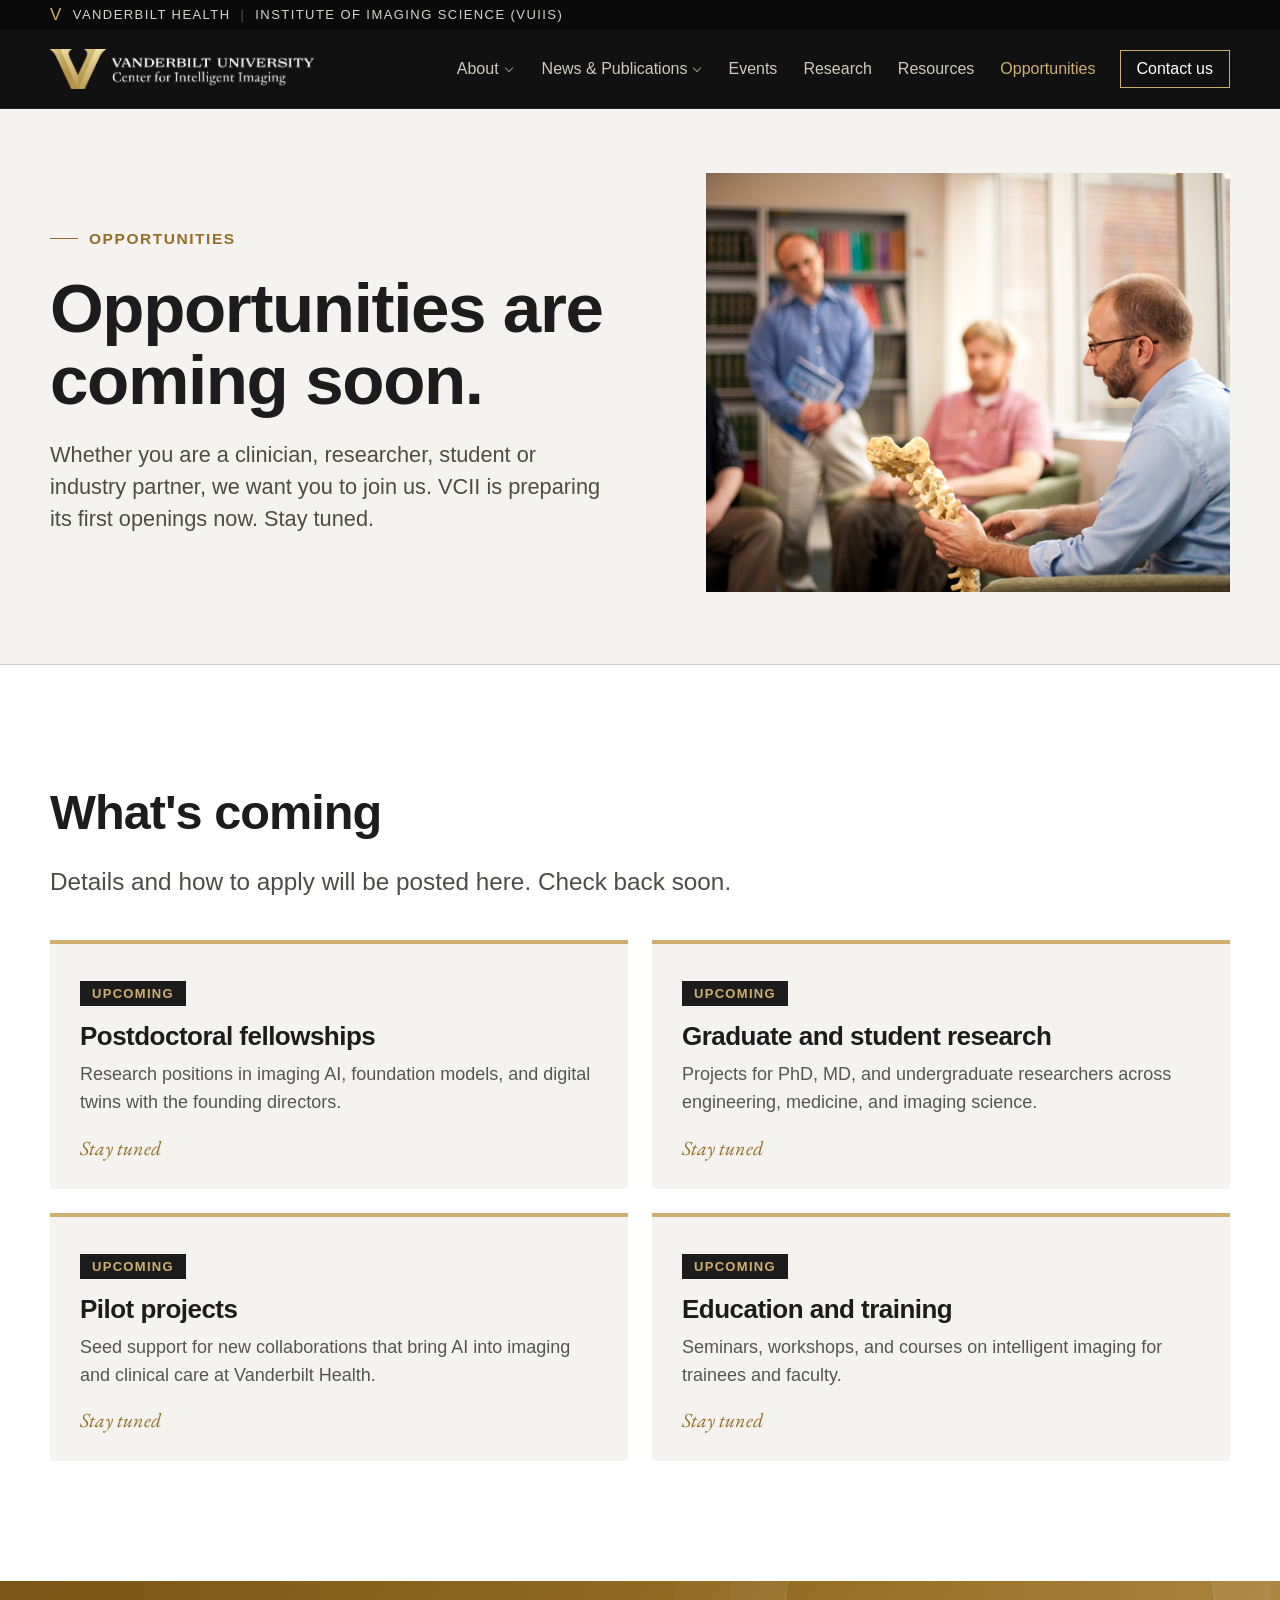
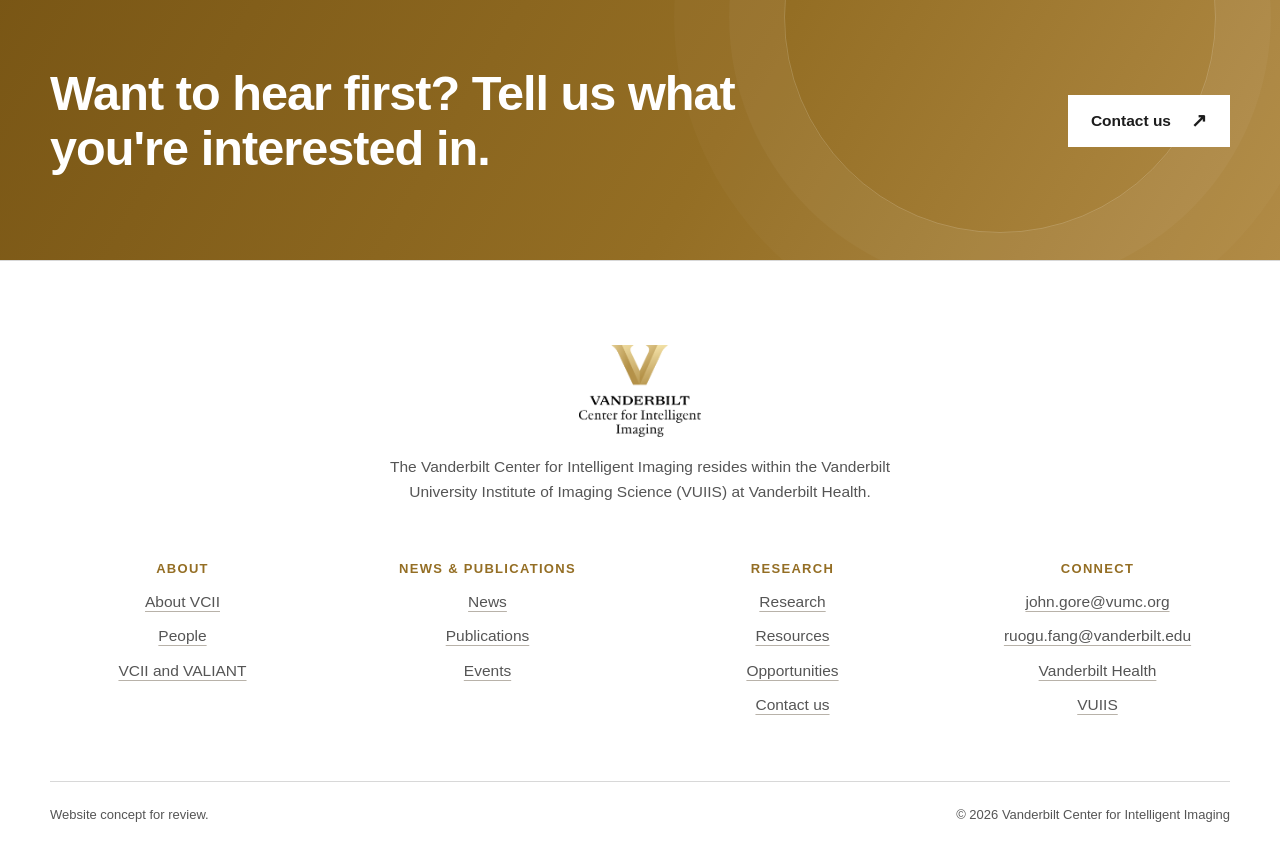
<file: opportunities.html>
<!doctype html>
<html lang="en">
<head>
  <meta charset="utf-8">
  <meta name="viewport" content="width=device-width, initial-scale=1">
  <meta name="description" content="Opportunities at the Vanderbilt Center for Intelligent Imaging.">
  <title>Opportunities · VCII</title>
  <link rel="stylesheet" href="vcii.css">
</head>
<body>
  <a class="skip-link" href="#main">Skip to content</a>
  <header class="site-head">
    <div class="utility"><div class="wrap"><span class="v-mark" aria-hidden="true">V</span><a href="https://www.vanderbilthealth.com/">Vanderbilt Health</a><span class="sep" aria-hidden="true">|</span><a href="https://www.vumc.org/vuiis/">Institute of Imaging Science (VUIIS)</a></div></div>
    <nav class="nav" aria-label="Primary navigation">
      <div class="nav-row wrap">
        <a class="brand" href="index.html" aria-label="VCII home"><img class="brand-logo" src="assets/VCII_official_logo/VU_INTELL_IMAGING_White.png" alt="Vanderbilt Center for Intelligent Imaging"></a>
        <button class="menu-button" aria-expanded="false" aria-label="Open navigation"><span></span></button>
        <div class="nav-links"><div class="nav-item has-sub"><button class="nav-top" aria-expanded="false">About</button><div class="sub-menu"><a href="about.html"><b>About VCII</b></a><a href="people.html"><b>People</b></a><a href="valiant.html"><b>VCII and VALIANT</b></a></div></div><div class="nav-item has-sub"><button class="nav-top" aria-expanded="false">News &amp; Publications</button><div class="sub-menu"><a href="news.html"><b>News</b></a><a href="publications.html"><b>Publications</b></a></div></div><div class="nav-item"><a class="nav-top nav-plain" href="events.html">Events</a></div><div class="nav-item"><a class="nav-top nav-plain" href="research.html">Research</a></div><div class="nav-item"><a class="nav-top nav-plain" href="resources.html">Resources</a></div><div class="nav-item"><a class="nav-top nav-plain" href="opportunities.html" aria-current="page">Opportunities</a></div><div class="nav-item"><a class="nav-cta" href="collaborate.html">Contact us</a></div></div>
      </div>
    </nav>
  </header>
  <main id="main">
    <section class="page-hero"><div class="wrap ph-grid">
      <div class="ph-copy"><p class="eyebrow">Opportunities</p><h1>Opportunities are coming soon.</h1><p class="lede">Whether you are a clinician, researcher, student or industry partner, we want you to join us. VCII is preparing its first openings now. Stay tuned.</p></div>
      <div class="ph-media"><img src="assets/photos/vuiis-training.jpg" alt="VUIIS faculty and trainees in a teaching session" style="object-position:center"></div>
    </div></section>
    <section class="section"><div class="wrap">
      <div class="reveal narrow"><h2>What's coming</h2><p class="lede">Details and how to apply will be posted here. Check back soon.</p></div>
      <div class="opp-grid reveal"><article class="opp"><span class="opp-tag">Upcoming</span><h3>Postdoctoral fellowships</h3><p>Research positions in imaging AI, foundation models, and digital twins with the founding directors.</p><p class="opp-soon">Stay tuned</p></article><article class="opp"><span class="opp-tag">Upcoming</span><h3>Graduate and student research</h3><p>Projects for PhD, MD, and undergraduate researchers across engineering, medicine, and imaging science.</p><p class="opp-soon">Stay tuned</p></article><article class="opp"><span class="opp-tag">Upcoming</span><h3>Pilot projects</h3><p>Seed support for new collaborations that bring AI into imaging and clinical care at Vanderbilt Health.</p><p class="opp-soon">Stay tuned</p></article><article class="opp"><span class="opp-tag">Upcoming</span><h3>Education and training</h3><p>Seminars, workshops, and courses on intelligent imaging for trainees and faculty.</p><p class="opp-soon">Stay tuned</p></article></div>
    </div></section>
    <section class="cta-band"><div class="wrap cta-grid"><div><h2>Want to hear first? Tell us what you're interested in.</h2></div><div><a class="button light" href="collaborate.html#inquiry-form">Contact us</a></div></div></section>
  </main>
  <footer class="site-footer"><div class="wrap">
    <div class="footer-brand-row"><img class="footer-logo" src="assets/VCII_official_logo/V_Centered_INTELL_IMAGING_Black.png" alt="Vanderbilt Center for Intelligent Imaging"><p class="footer-note">The Vanderbilt Center for Intelligent Imaging resides within the Vanderbilt University Institute of Imaging Science (VUIIS) at Vanderbilt Health.</p></div>
    <div class="footer-grid">
      <div><div class="footer-title">About</div><a href="about.html">About VCII</a><a href="people.html">People</a><a href="valiant.html">VCII and VALIANT</a></div>
      <div><div class="footer-title">News &amp; Publications</div><a href="news.html">News</a><a href="publications.html">Publications</a><a href="events.html">Events</a></div>
      <div><div class="footer-title">Research</div><a href="research.html">Research</a><a href="resources.html">Resources</a><a href="opportunities.html">Opportunities</a><a href="collaborate.html">Contact us</a></div>
      <div><div class="footer-title">Connect</div><a href="mailto:john.gore@vumc.org">john.gore@vumc.org</a><a href="mailto:ruogu.fang@vanderbilt.edu">ruogu.fang@vanderbilt.edu</a><a href="https://www.vanderbilthealth.com/">Vanderbilt Health</a><a href="https://www.vumc.org/vuiis/">VUIIS</a></div>
    </div>
    <div class="footer-bottom"><span>Website concept for review.</span><span>© 2026 Vanderbilt Center for Intelligent Imaging</span></div>
  </div></footer>
  <script src="vcii.js"></script>
</body>
</html>
</file>
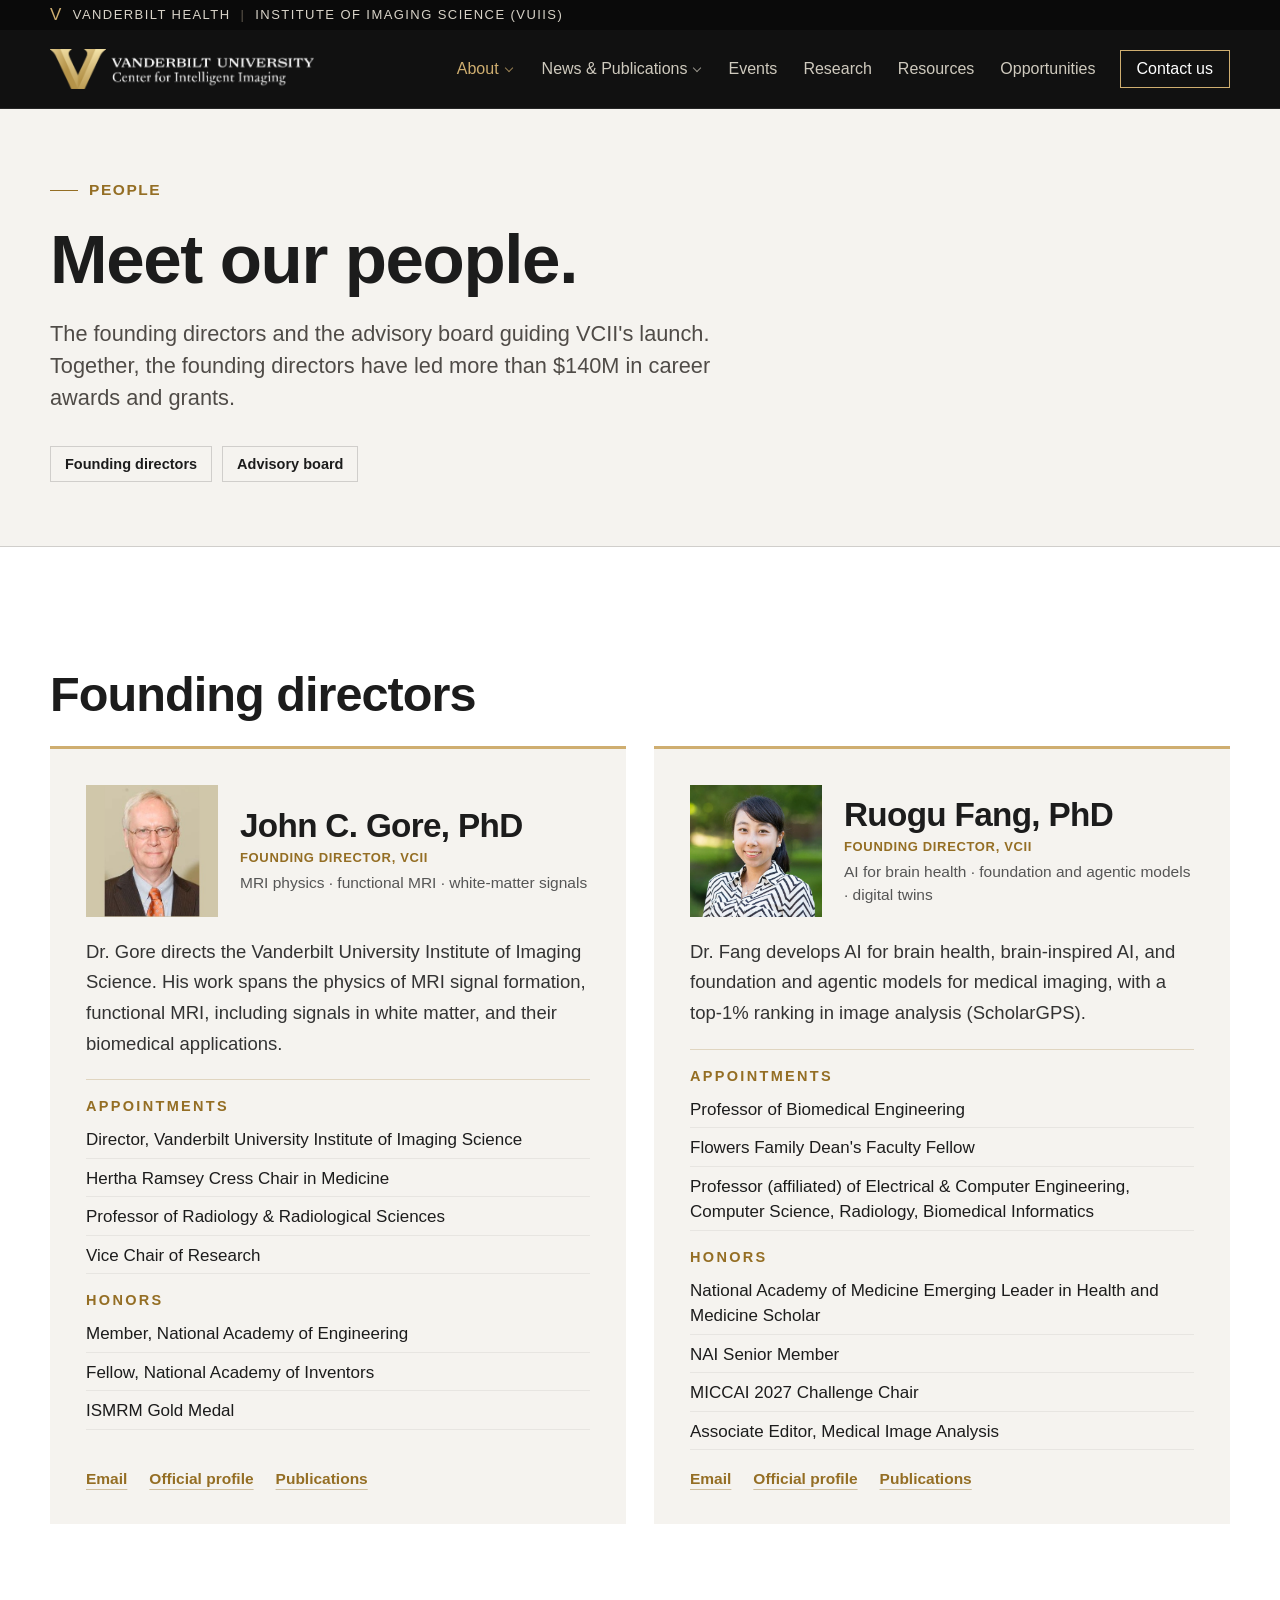
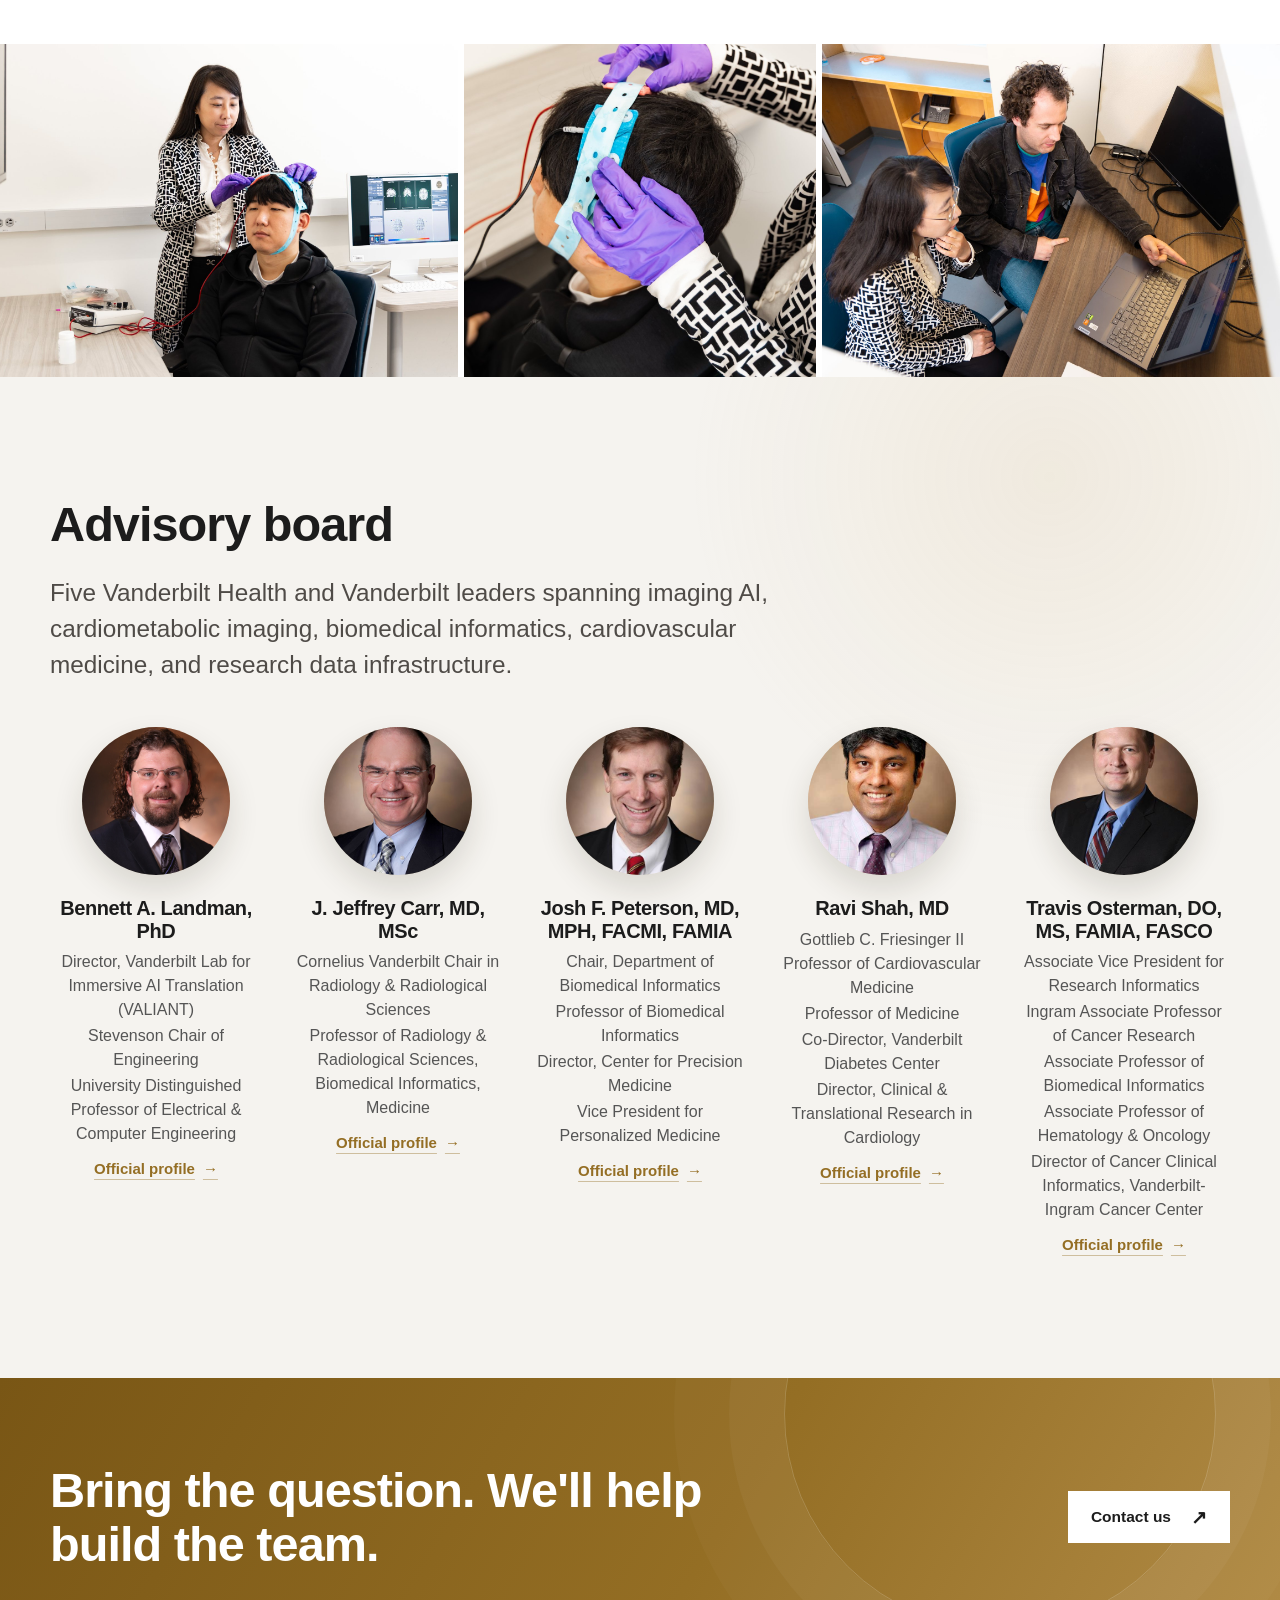
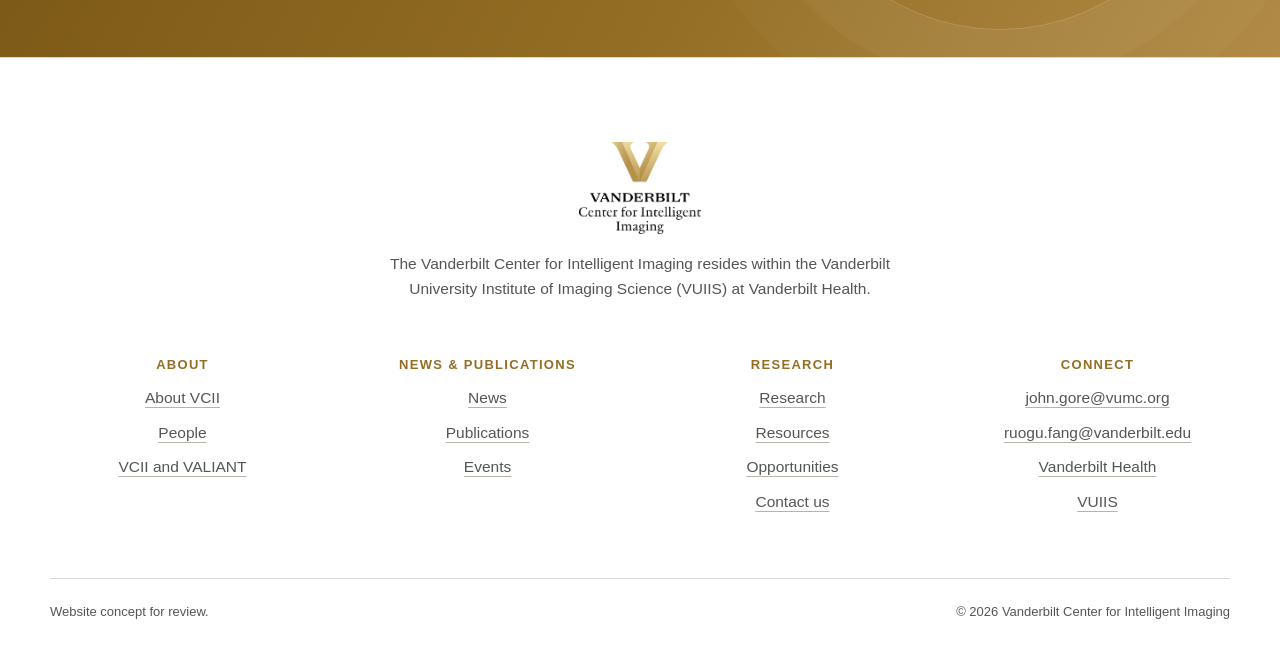
<file: people.html>
<!doctype html>
<html lang="en">
<head>
  <meta charset="utf-8">
  <meta name="viewport" content="width=device-width, initial-scale=1">
  <meta name="description" content="People of the Vanderbilt Center for Intelligent Imaging.">
  <title>People · VCII</title>
  <link rel="stylesheet" href="vcii.css">
</head>
<body>
  <a class="skip-link" href="#main">Skip to content</a>
  <header class="site-head">
    <div class="utility"><div class="wrap"><span class="v-mark" aria-hidden="true">V</span><a href="https://www.vanderbilthealth.com/">Vanderbilt Health</a><span class="sep" aria-hidden="true">|</span><a href="https://www.vumc.org/vuiis/">Institute of Imaging Science (VUIIS)</a></div></div>
    <nav class="nav" aria-label="Primary navigation">
      <div class="nav-row wrap">
        <a class="brand" href="index.html" aria-label="VCII home"><img class="brand-logo" src="assets/VCII_official_logo/VU_INTELL_IMAGING_White.png" alt="Vanderbilt Center for Intelligent Imaging"></a>
        <button class="menu-button" aria-expanded="false" aria-label="Open navigation"><span></span></button>
        <div class="nav-links"><div class="nav-item has-sub"><button class="nav-top" aria-expanded="false" aria-current="true">About</button><div class="sub-menu"><a href="about.html"><b>About VCII</b></a><a href="people.html" aria-current="page"><b>People</b></a><a href="valiant.html"><b>VCII and VALIANT</b></a></div></div><div class="nav-item has-sub"><button class="nav-top" aria-expanded="false">News &amp; Publications</button><div class="sub-menu"><a href="news.html"><b>News</b></a><a href="publications.html"><b>Publications</b></a></div></div><div class="nav-item"><a class="nav-top nav-plain" href="events.html">Events</a></div><div class="nav-item"><a class="nav-top nav-plain" href="research.html">Research</a></div><div class="nav-item"><a class="nav-top nav-plain" href="resources.html">Resources</a></div><div class="nav-item"><a class="nav-top nav-plain" href="opportunities.html">Opportunities</a></div><div class="nav-item"><a class="nav-cta" href="collaborate.html">Contact us</a></div></div>
      </div>
    </nav>
  </header>
  <main id="main">
    <section class="page-hero text-only"><div class="wrap ph-grid">
      <div class="ph-copy"><p class="eyebrow">People</p><h1>Meet our people.</h1><p class="lede">The founding directors and the advisory board guiding VCII's launch. Together, the founding directors have led more than $140M in career awards and grants.</p><div class="page-index"><a href="#directors">Founding directors</a><a href="#board">Advisory board</a></div></div>
      
    </div></section>

    <section class="section" id="directors"><div class="wrap">
      <h2 class="reveal">Founding directors</h2>
      <div class="profiles reveal">
        <article class="profile">
          <div class="profile-head"><img src="assets/board-gore-square.jpg" alt="John C. Gore, PhD"><div><h3>John C. Gore, PhD</h3><p class="person-role">Founding Director, VCII</p><p class="focus">MRI physics · functional MRI · white-matter signals</p></div></div>
          <p class="bio">Dr. Gore directs the Vanderbilt University Institute of Imaging Science. His work spans the physics of MRI signal formation, functional MRI, including signals in white matter, and their biomedical applications.</p>
          <div class="facts"><h4>Appointments</h4><ul class="title-lines"><li>Director, Vanderbilt University Institute of Imaging Science</li><li>Hertha Ramsey Cress Chair in Medicine</li><li>Professor of Radiology &amp; Radiological Sciences</li><li>Vice Chair of Research</li></ul><h4>Honors</h4><ul class="title-lines"><li>Member, National Academy of Engineering</li><li>Fellow, National Academy of Inventors</li><li>ISMRM Gold Medal</li></ul></div>
          <div class="profile-links"><a class="text-link" href="mailto:john.gore@vumc.org">Email</a><a class="text-link" href="https://www.vumc.org/vuiis/person/john-gore-phd">Official profile</a><a class="text-link" href="publications.html">Publications</a></div>
        </article>
        <article class="profile">
          <div class="profile-head"><img src="assets/board-fang-square.jpg" alt="Ruogu Fang, PhD"><div><h3>Ruogu Fang, PhD</h3><p class="person-role">Founding Director, VCII</p><p class="focus">AI for brain health · foundation and agentic models · digital twins</p></div></div>
          <p class="bio">Dr. Fang develops AI for brain health, brain-inspired AI, and foundation and agentic models for medical imaging, with a top-1% ranking in image analysis (ScholarGPS).</p>
          <div class="facts"><h4>Appointments</h4><ul class="title-lines"><li>Professor of Biomedical Engineering</li><li>Flowers Family Dean's Faculty Fellow</li><li>Professor (affiliated) of Electrical &amp; Computer Engineering, Computer Science, Radiology, Biomedical Informatics</li></ul><h4>Honors</h4><ul class="title-lines"><li>National Academy of Medicine Emerging Leader in Health and Medicine Scholar</li><li>NAI Senior Member</li><li>MICCAI 2027 Challenge Chair</li><li>Associate Editor, Medical Image Analysis</li></ul></div>
          <div class="profile-links"><a class="text-link" href="mailto:ruogu.fang@vanderbilt.edu">Email</a><a class="text-link" href="https://www.vumc.org/vuiis/person/ruogu-fang-phd">Official profile</a><a class="text-link" href="publications.html">Publications</a></div>
        </article>
      </div>
    </div></section>

    <section class="photo-strip reveal" aria-label="Photos"><img src="assets/photos/neuromod-session.jpg" alt="A neuromodulation session in the lab"><img src="assets/photos/neuromod-detail.jpg" alt="Electrode placement for a brain stimulation study"><img src="assets/photos/fang-project-review.jpg" alt="Dr. Fang reviews a project with a student"></section>

    <section class="section cream" id="board"><div class="wrap">
      <div class="reveal narrow"><h2>Advisory board</h2><p class="lede">Five Vanderbilt Health and Vanderbilt leaders spanning imaging AI, cardiometabolic imaging, biomedical informatics, cardiovascular medicine, and research data infrastructure.</p></div>
      <div class="people-grid reveal"><div class="person-card"><div class="person-photo"><img src="assets/board-landman.jpg" alt="Bennett A. Landman, PhD"></div><h3>Bennett A. Landman, PhD</h3><ul class="title-lines"><li>Director, Vanderbilt Lab for Immersive AI Translation (VALIANT)</li><li>Stevenson Chair of Engineering</li><li>University Distinguished Professor of Electrical &amp; Computer Engineering</li></ul><a class="text-link profile-link" href="https://www.vanderbilt.edu/valiant/person/bennett-landman/">Official profile<span class="sr-only"> for Bennett A. Landman, PhD</span> →</a></div><div class="person-card"><div class="person-photo"><img src="assets/board-carr.jpg" alt="J. Jeffrey Carr, MD, MSc"></div><h3>J. Jeffrey Carr, MD, MSc</h3><ul class="title-lines"><li>Cornelius Vanderbilt Chair in Radiology &amp; Radiological Sciences</li><li>Professor of Radiology &amp; Radiological Sciences, Biomedical Informatics, Medicine</li></ul><a class="text-link profile-link" href="https://www.vumc.org/radiology/person/j-jeffrey-carr-md">Official profile<span class="sr-only"> for J. Jeffrey Carr, MD, MSc</span> →</a></div><div class="person-card"><div class="person-photo"><img src="assets/board-peterson.jpg" alt="Josh F. Peterson, MD, MPH, FACMI, FAMIA"></div><h3>Josh F. Peterson, MD, MPH, FACMI, FAMIA</h3><ul class="title-lines"><li>Chair, Department of Biomedical Informatics</li><li>Professor of Biomedical Informatics</li><li>Director, Center for Precision Medicine</li><li>Vice President for Personalized Medicine</li></ul><a class="text-link profile-link" href="https://www.vumc.org/dbmi/person/josh-f-peterson-md-mph">Official profile<span class="sr-only"> for Josh F. Peterson, MD, MPH, FACMI, FAMIA</span> →</a></div><div class="person-card"><div class="person-photo"><img src="assets/board-shah.jpg" alt="Ravi Shah, MD"></div><h3>Ravi Shah, MD</h3><ul class="title-lines"><li>Gottlieb C. Friesinger II Professor of Cardiovascular Medicine</li><li>Professor of Medicine</li><li>Co-Director, Vanderbilt Diabetes Center</li><li>Director, Clinical &amp; Translational Research in Cardiology</li></ul><a class="text-link profile-link" href="https://medicine.vumc.org/department-directory/Ravi-Shah">Official profile<span class="sr-only"> for Ravi Shah, MD</span> →</a></div><div class="person-card"><div class="person-photo"><img src="assets/board-osterman.jpg" alt="Travis Osterman, DO, MS, FAMIA, FASCO"></div><h3>Travis Osterman, DO, MS, FAMIA, FASCO</h3><ul class="title-lines"><li>Associate Vice President for Research Informatics</li><li>Ingram Associate Professor of Cancer Research</li><li>Associate Professor of Biomedical Informatics</li><li>Associate Professor of Hematology &amp; Oncology</li><li>Director of Cancer Clinical Informatics, Vanderbilt-Ingram Cancer Center</li></ul><a class="text-link profile-link" href="https://www.vumc.org/dbmi/person/travis-osterman-do-ms">Official profile<span class="sr-only"> for Travis Osterman, DO, MS, FAMIA, FASCO</span> →</a></div></div>
    </div></section>

    <section class="cta-band"><div class="wrap cta-grid"><div><h2>Bring the question. We'll help build the team.</h2></div><div><a class="button light" href="collaborate.html#inquiry-form">Contact us</a></div></div></section>
  </main>
  <footer class="site-footer"><div class="wrap">
    <div class="footer-brand-row"><img class="footer-logo" src="assets/VCII_official_logo/V_Centered_INTELL_IMAGING_Black.png" alt="Vanderbilt Center for Intelligent Imaging"><p class="footer-note">The Vanderbilt Center for Intelligent Imaging resides within the Vanderbilt University Institute of Imaging Science (VUIIS) at Vanderbilt Health.</p></div>
    <div class="footer-grid">
      <div><div class="footer-title">About</div><a href="about.html">About VCII</a><a href="people.html">People</a><a href="valiant.html">VCII and VALIANT</a></div>
      <div><div class="footer-title">News &amp; Publications</div><a href="news.html">News</a><a href="publications.html">Publications</a><a href="events.html">Events</a></div>
      <div><div class="footer-title">Research</div><a href="research.html">Research</a><a href="resources.html">Resources</a><a href="opportunities.html">Opportunities</a><a href="collaborate.html">Contact us</a></div>
      <div><div class="footer-title">Connect</div><a href="mailto:john.gore@vumc.org">john.gore@vumc.org</a><a href="mailto:ruogu.fang@vanderbilt.edu">ruogu.fang@vanderbilt.edu</a><a href="https://www.vanderbilthealth.com/">Vanderbilt Health</a><a href="https://www.vumc.org/vuiis/">VUIIS</a></div>
    </div>
    <div class="footer-bottom"><span>Website concept for review.</span><span>© 2026 Vanderbilt Center for Intelligent Imaging</span></div>
  </div></footer>
  <script src="vcii.js"></script>
</body>
</html>
</file>
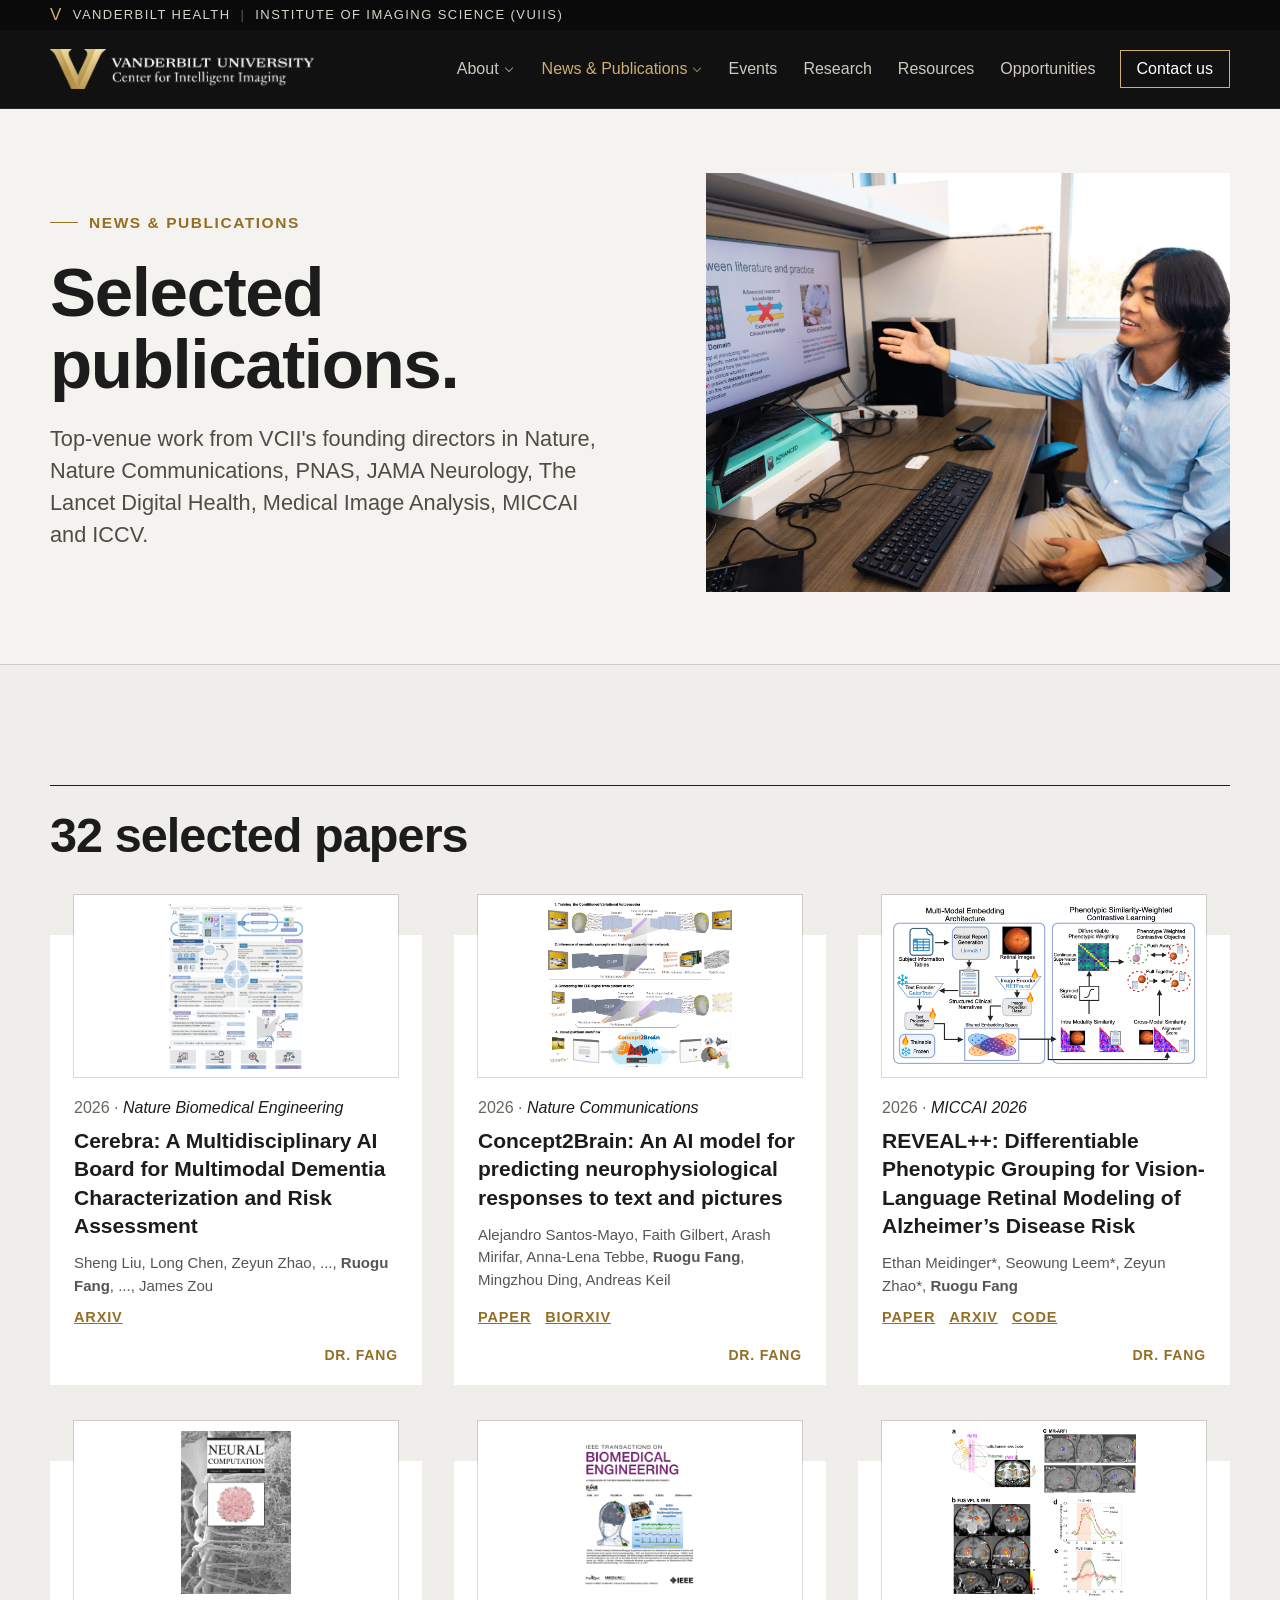
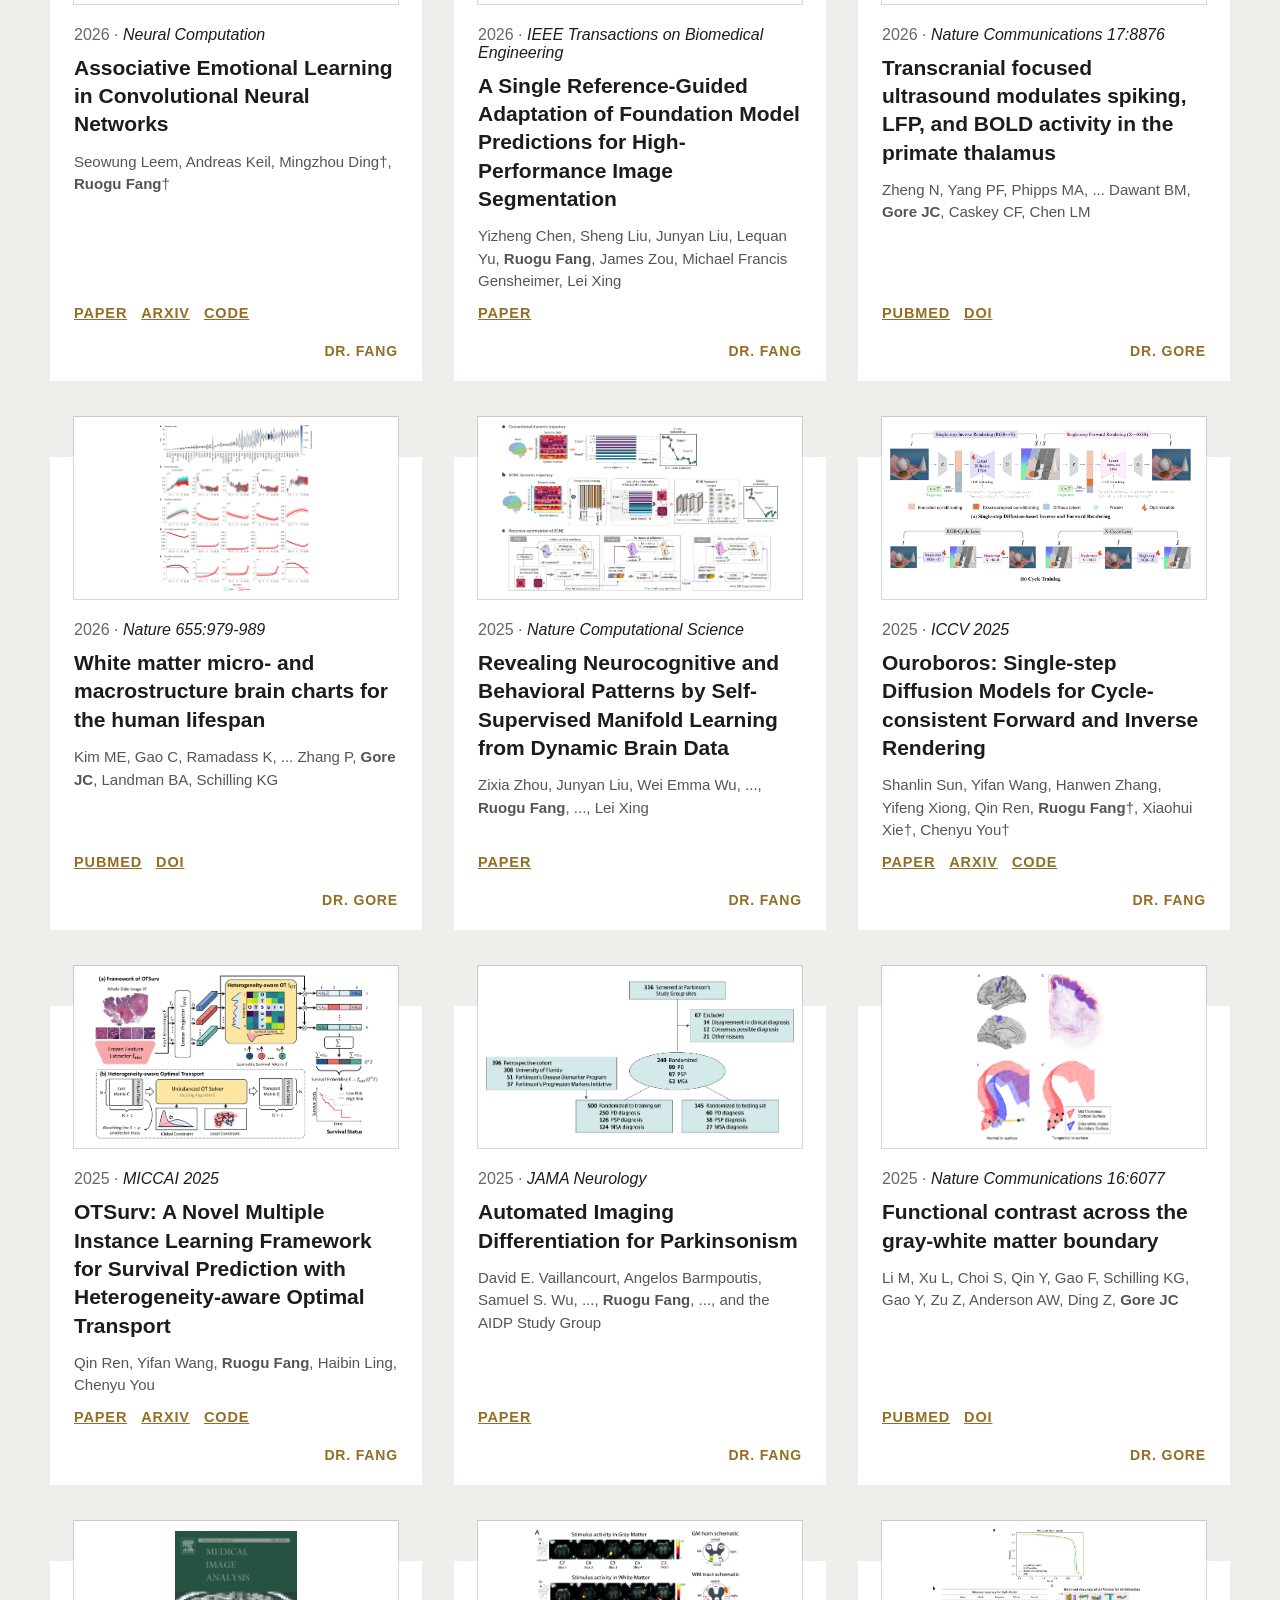
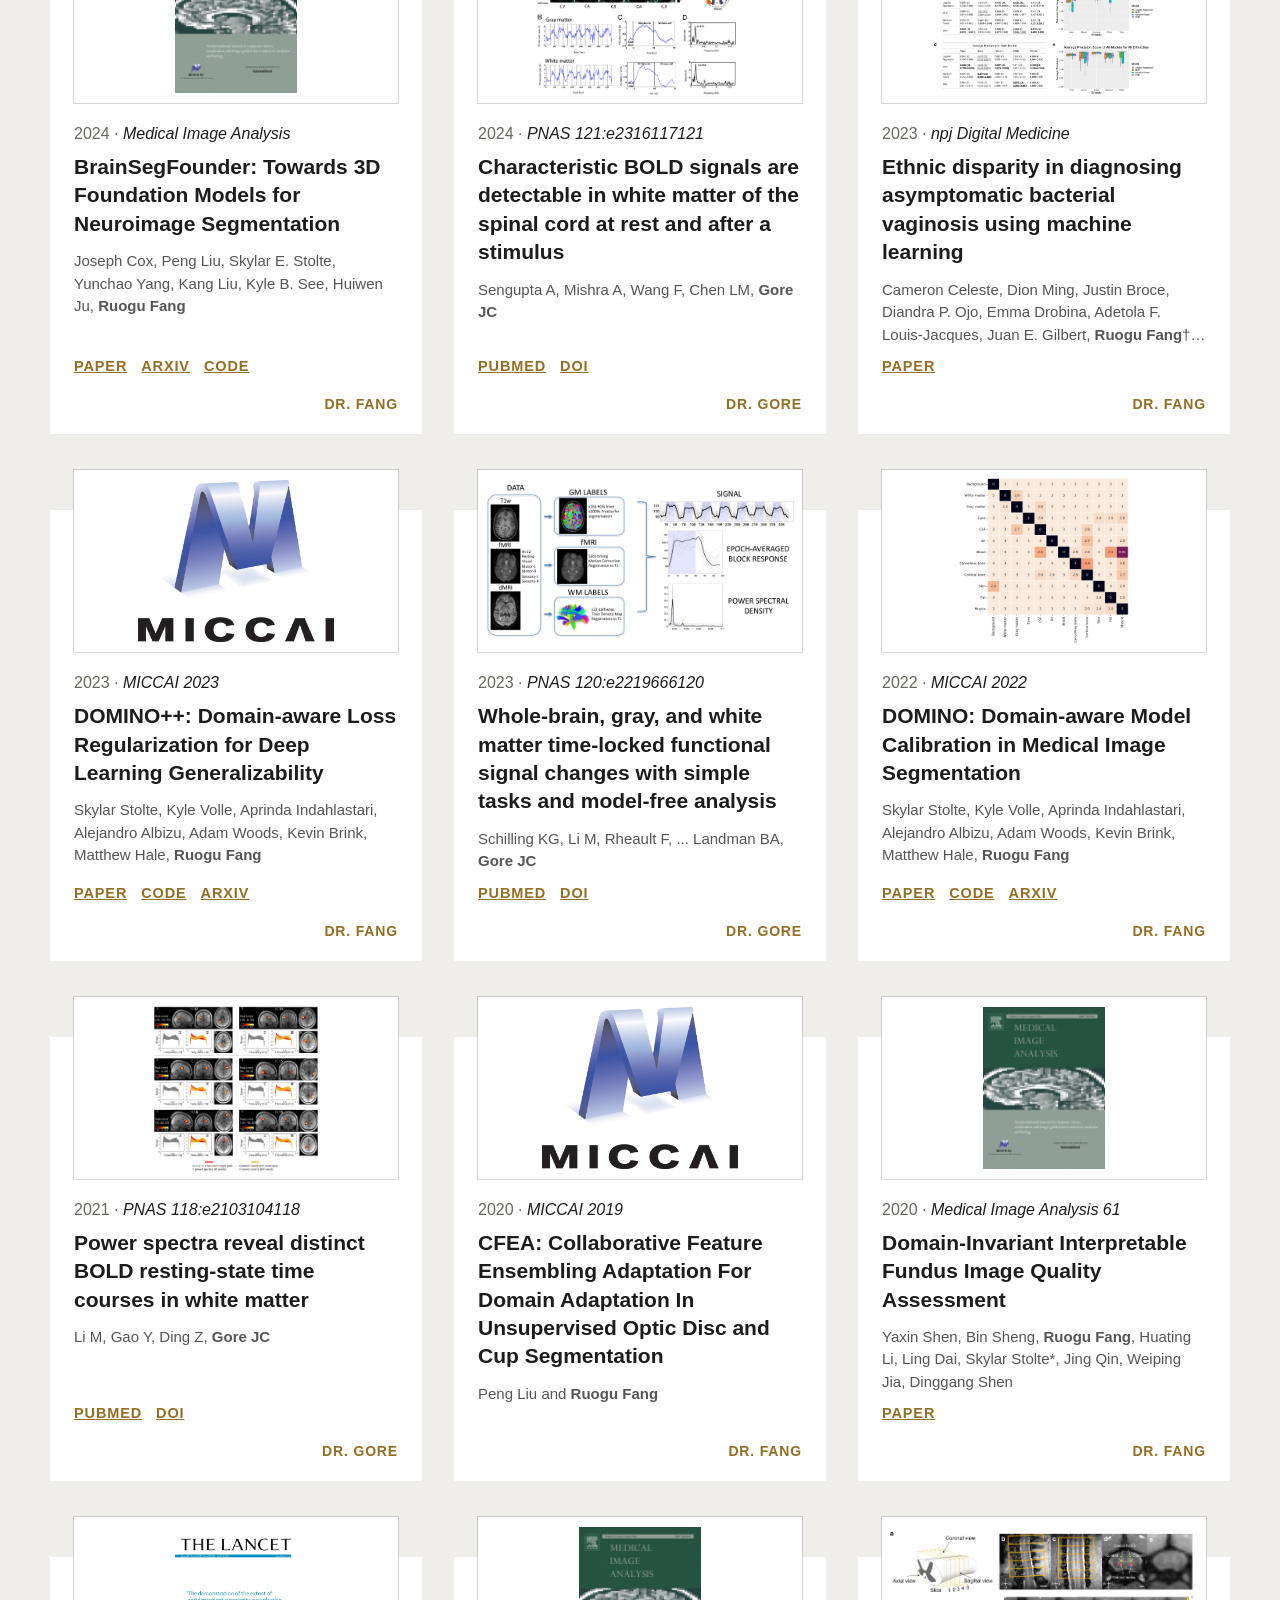
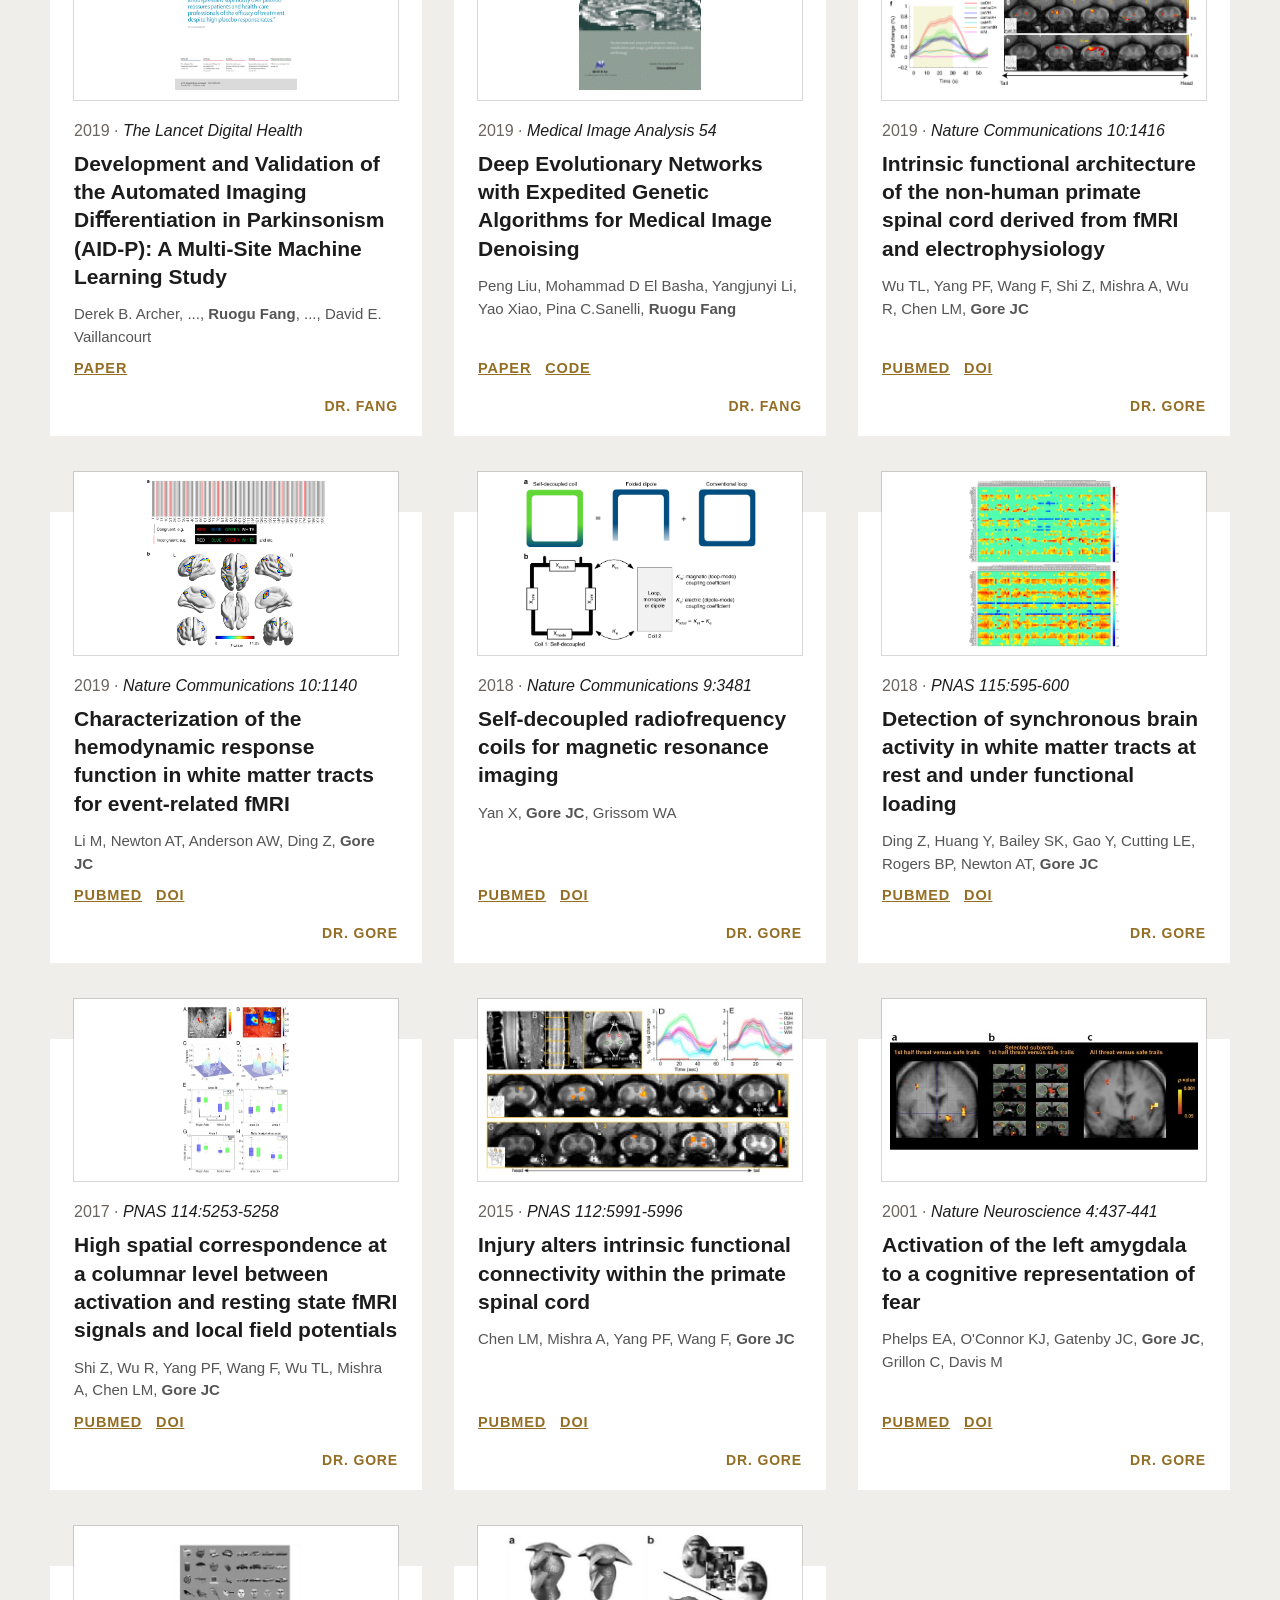
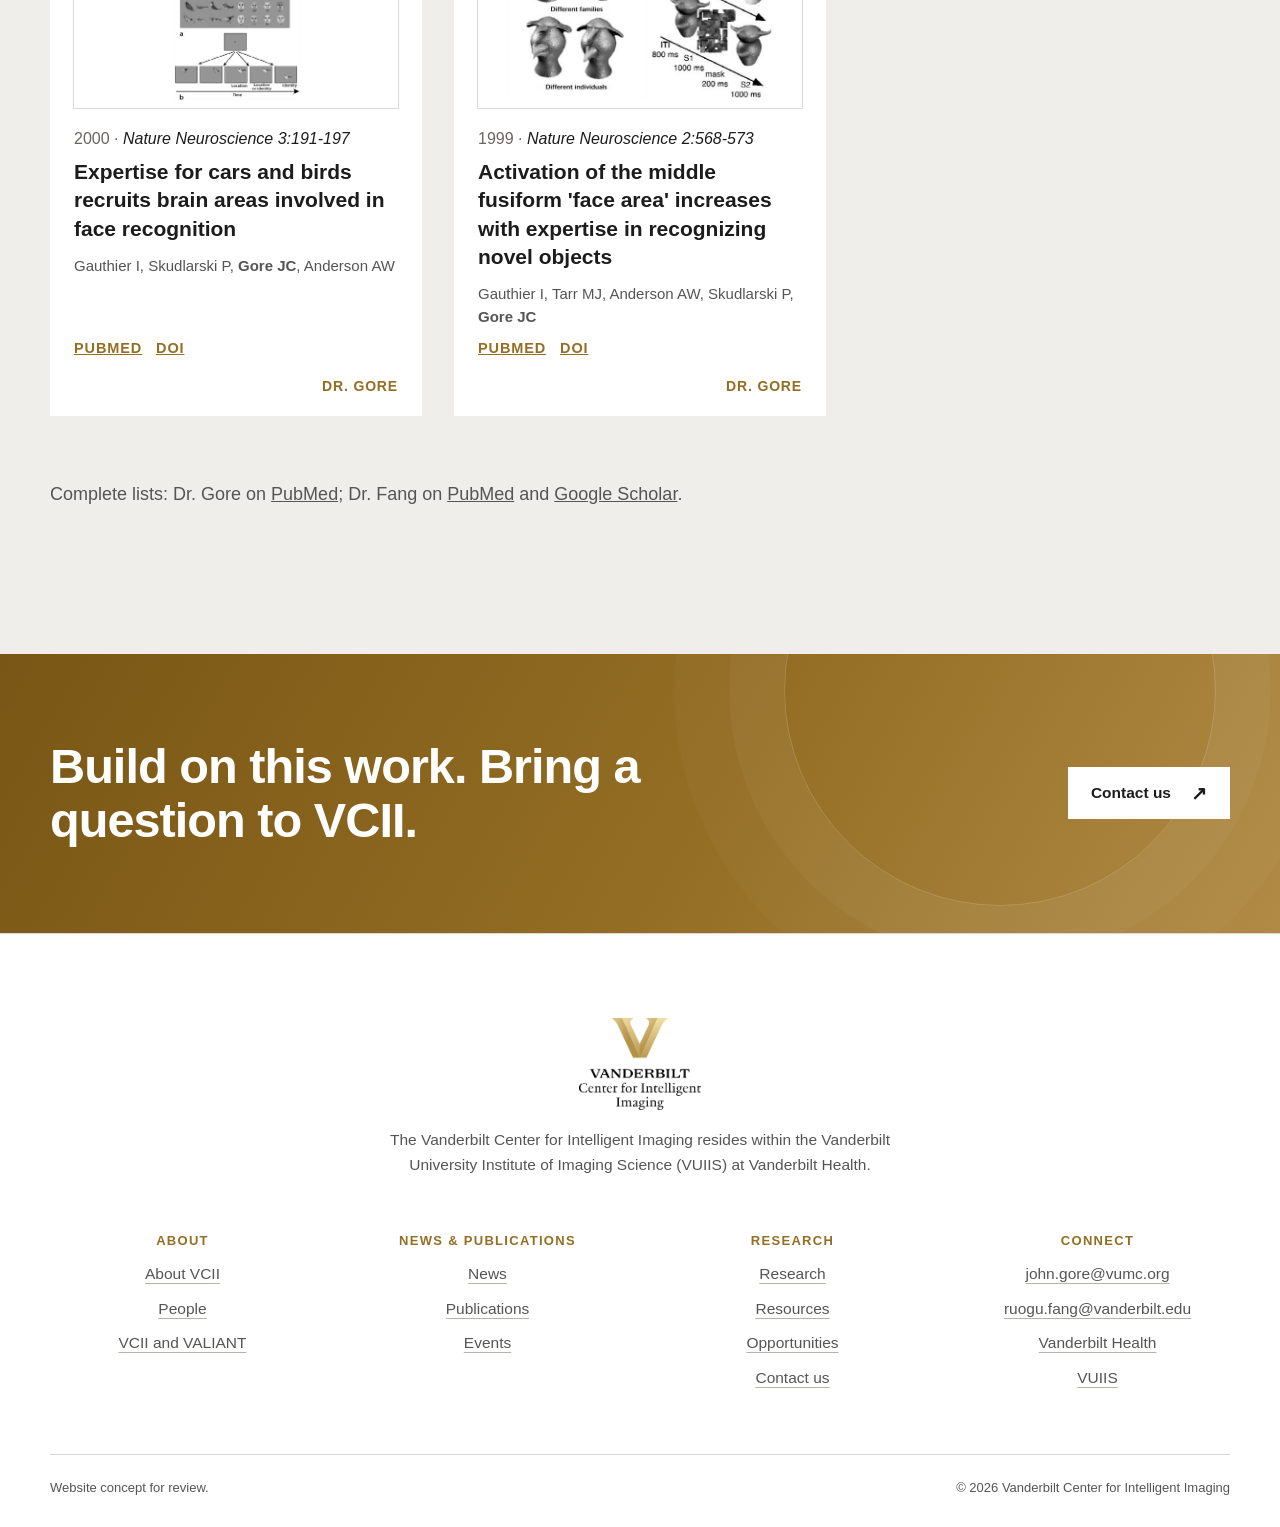
<file: publications.html>
<!doctype html>
<html lang="en">
<head>
  <meta charset="utf-8">
  <meta name="viewport" content="width=device-width, initial-scale=1">
  <meta name="description" content="Selected publications from VCII's founding directors.">
  <title>Publications · VCII</title>
  <link rel="stylesheet" href="vcii.css">
</head>
<body>
  <a class="skip-link" href="#main">Skip to content</a>
  <header class="site-head">
    <div class="utility"><div class="wrap"><span class="v-mark" aria-hidden="true">V</span><a href="https://www.vanderbilthealth.com/">Vanderbilt Health</a><span class="sep" aria-hidden="true">|</span><a href="https://www.vumc.org/vuiis/">Institute of Imaging Science (VUIIS)</a></div></div>
    <nav class="nav" aria-label="Primary navigation">
      <div class="nav-row wrap">
        <a class="brand" href="index.html" aria-label="VCII home"><img class="brand-logo" src="assets/VCII_official_logo/VU_INTELL_IMAGING_White.png" alt="Vanderbilt Center for Intelligent Imaging"></a>
        <button class="menu-button" aria-expanded="false" aria-label="Open navigation"><span></span></button>
        <div class="nav-links"><div class="nav-item has-sub"><button class="nav-top" aria-expanded="false">About</button><div class="sub-menu"><a href="about.html"><b>About VCII</b></a><a href="people.html"><b>People</b></a><a href="valiant.html"><b>VCII and VALIANT</b></a></div></div><div class="nav-item has-sub"><button class="nav-top" aria-expanded="false" aria-current="true">News &amp; Publications</button><div class="sub-menu"><a href="news.html"><b>News</b></a><a href="publications.html" aria-current="page"><b>Publications</b></a></div></div><div class="nav-item"><a class="nav-top nav-plain" href="events.html">Events</a></div><div class="nav-item"><a class="nav-top nav-plain" href="research.html">Research</a></div><div class="nav-item"><a class="nav-top nav-plain" href="resources.html">Resources</a></div><div class="nav-item"><a class="nav-top nav-plain" href="opportunities.html">Opportunities</a></div><div class="nav-item"><a class="nav-cta" href="collaborate.html">Contact us</a></div></div>
      </div>
    </nav>
  </header>
  <main id="main">
    <section class="page-hero"><div class="wrap ph-grid">
      <div class="ph-copy"><p class="eyebrow">News &amp; publications</p><h1>Selected publications.</h1><p class="lede">Top-venue work from VCII's founding directors in Nature, Nature Communications, PNAS, JAMA Neurology, The Lancet Digital Health, Medical Image Analysis, MICCAI and ICCV.</p></div>
      <div class="ph-media"><img src="assets/photos/student-research.jpg" alt="A student presents imaging research at his workstation" style="object-position:center"></div>
    </div></section>
    <section class="section news-wall"><div class="wrap">
      <div class="nw-head"><h2>32 selected papers</h2></div>
      <div class="ncard-grid"><article class="ncard pcard" data-who="fang"><figure><img class="fit" src="assets/pubs/cerebra-a-multidisciplinary-ai-board-for-multimo.jpg" alt="" loading="lazy"></figure><time>2026 · <i>Nature Biomedical Engineering</i></time><h3><a class="pc-main" href="https://arxiv.org/abs/2603.21597">Cerebra: A Multidisciplinary AI Board for Multimodal Dementia Characterization and Risk Assessment</a></h3><p class="pub-auth">Sheng Liu, Long Chen, Zeyun Zhao, ..., <b>Ruogu Fang</b>, ..., James Zou</p><div class="pub-links"><a href="https://arxiv.org/abs/2603.21597">arXiv</a></div><p class="nc-tag">Dr. Fang</p></article><article class="ncard pcard" data-who="fang"><figure><img class="fit" src="assets/pubs/concept2brain-an-ai-model-for-predicting-neuroph.png" alt="" loading="lazy"></figure><time>2026 · <i>Nature Communications</i></time><h3><a class="pc-main" href="https://www.nature.com/articles/s41467-026-75653-x">Concept2Brain: An AI model for predicting neurophysiological responses to text and pictures</a></h3><p class="pub-auth">Alejandro Santos-Mayo, Faith Gilbert, Arash Mirifar, Anna-Lena Tebbe, <b>Ruogu Fang</b>, Mingzhou Ding, Andreas Keil</p><div class="pub-links"><a href="https://www.nature.com/articles/s41467-026-75653-x">Paper</a><a href="https://www.biorxiv.org/content/10.1101/2025.08.04.668476v1">bioRxiv</a></div><p class="nc-tag">Dr. Fang</p></article><article class="ncard pcard" data-who="fang"><figure><img class="fit" src="assets/pubs/reveal-differentiable-phenotypic-grouping-for-vi.png" alt="" loading="lazy"></figure><time>2026 · <i>MICCAI 2026</i></time><h3><a class="pc-main" href="https://link.springer.com/chapter/10.1007/978-3-032-38059-3_50">REVEAL++: Differentiable Phenotypic Grouping for Vision-Language Retinal Modeling of Alzheimer’s Disease Risk</a></h3><p class="pub-auth">Ethan Meidinger*, Seowung Leem*, Zeyun Zhao*, <b>Ruogu Fang</b></p><div class="pub-links"><a href="https://link.springer.com/chapter/10.1007/978-3-032-38059-3_50">Paper</a><a href="https://arxiv.org/abs/2606.19522">arXiv</a><a href="https://github.com/lab-smile/REVEALpp">Code</a></div><p class="nc-tag">Dr. Fang</p></article><article class="ncard pcard" data-who="fang"><figure><img class="cover" src="assets/pubs/venue-NeuralComputation.png" alt="" loading="lazy"></figure><time>2026 · <i>Neural Computation</i></time><h3><a class="pc-main" href="https://direct.mit.edu/neco/article-abstract/doi/10.1162/NECO.a.1580/139104/Associative-Emotional-Learning-in-Convolutional">Associative Emotional Learning in Convolutional Neural Networks</a></h3><p class="pub-auth">Seowung Leem, Andreas Keil, Mingzhou Ding†, <b>Ruogu Fang</b>†</p><div class="pub-links"><a href="https://direct.mit.edu/neco/article-abstract/doi/10.1162/NECO.a.1580/139104/Associative-Emotional-Learning-in-Convolutional">Paper</a><a href="https://arxiv.org/abs/2607.19327">arXiv</a><a href="https://github.com/lab-smile/FearConditioningAI">Code</a></div><p class="nc-tag">Dr. Fang</p></article><article class="ncard pcard" data-who="fang"><figure><img class="cover" src="assets/pubs/venue-IEEE_TBME.jpg" alt="" loading="lazy"></figure><time>2026 · <i>IEEE Transactions on Biomedical Engineering</i></time><h3><a class="pc-main" href="https://ieeexplore.ieee.org/document/11551852">A Single Reference-Guided Adaptation of Foundation Model Predictions for High-Performance Image Segmentation</a></h3><p class="pub-auth">Yizheng Chen, Sheng Liu, Junyan Liu, Lequan Yu, <b>Ruogu Fang</b>, James Zou, Michael Francis Gensheimer, Lei Xing</p><div class="pub-links"><a href="https://ieeexplore.ieee.org/document/11551852">Paper</a></div><p class="nc-tag">Dr. Fang</p></article><article class="ncard pcard" data-who="gore"><figure><img class="fit" src="assets/pubs/transcranial-focused-ultrasound-modulates-spikin.png" alt="" loading="lazy"></figure><time>2026 · <i>Nature Communications 17:8876</i></time><h3><a class="pc-main" href="https://pubmed.ncbi.nlm.nih.gov/42481515/">Transcranial focused ultrasound modulates spiking, LFP, and BOLD activity in the primate thalamus</a></h3><p class="pub-auth">Zheng N, Yang PF, Phipps MA, ... Dawant BM, <b>Gore JC</b>, Caskey CF, Chen LM</p><div class="pub-links"><a href="https://pubmed.ncbi.nlm.nih.gov/42481515/">PubMed</a><a href="https://doi.org/10.1038/s41467-026-75826-8">DOI</a></div><p class="nc-tag">Dr. Gore</p></article><article class="ncard pcard" data-who="gore"><figure><img class="fit" src="assets/pubs/white-matter-micro-and-macrostructure-brain-char.png" alt="" loading="lazy"></figure><time>2026 · <i>Nature 655:979-989</i></time><h3><a class="pc-main" href="https://pubmed.ncbi.nlm.nih.gov/42129567/">White matter micro- and macrostructure brain charts for the human lifespan</a></h3><p class="pub-auth">Kim ME, Gao C, Ramadass K, ... Zhang P, <b>Gore JC</b>, Landman BA, Schilling KG</p><div class="pub-links"><a href="https://pubmed.ncbi.nlm.nih.gov/42129567/">PubMed</a><a href="https://doi.org/10.1038/s41586-026-10454-2">DOI</a></div><p class="nc-tag">Dr. Gore</p></article><article class="ncard pcard" data-who="fang"><figure><img class="fit" src="assets/pubs/revealing-neurocognitive-and-behavioral-patterns.png" alt="" loading="lazy"></figure><time>2025 · <i>Nature Computational Science</i></time><h3><a class="pc-main" href="https://doi.org/10.1038/s43588-025-00911-9">Revealing Neurocognitive and Behavioral Patterns by Self-Supervised Manifold Learning from Dynamic Brain Data</a></h3><p class="pub-auth">Zixia Zhou, Junyan Liu, Wei Emma Wu, ..., <b>Ruogu Fang</b>, ..., Lei Xing</p><div class="pub-links"><a href="https://doi.org/10.1038/s43588-025-00911-9">Paper</a></div><p class="nc-tag">Dr. Fang</p></article><article class="ncard pcard" data-who="fang"><figure><img class="fit" src="assets/pubs/ouroboros-single-step-diffusion-models-for-cycle.png" alt="" loading="lazy"></figure><time>2025 · <i>ICCV 2025</i></time><h3><a class="pc-main" href="https://doi.org/10.1109/iccv51701.2025.00967">Ouroboros: Single-step Diffusion Models for Cycle-consistent Forward and Inverse Rendering</a></h3><p class="pub-auth">Shanlin Sun, Yifan Wang, Hanwen Zhang, Yifeng Xiong, Qin Ren, <b>Ruogu Fang</b>†, Xiaohui Xie†, Chenyu You†</p><div class="pub-links"><a href="https://doi.org/10.1109/iccv51701.2025.00967">Paper</a><a href="https://arxiv.org/pdf/2508.14461">arXiv</a><a href="https://siwensun.github.io/ouroboros-project/">Code</a></div><p class="nc-tag">Dr. Fang</p></article><article class="ncard pcard" data-who="fang"><figure><img class="fit" src="assets/pubs/otsurv-a-novel-multiple-instance-learning-framew.png" alt="" loading="lazy"></figure><time>2025 · <i>MICCAI 2025</i></time><h3><a class="pc-main" href="https://link.springer.com/chapter/10.1007/978-3-032-05182-0_43">OTSurv: A Novel Multiple Instance Learning Framework for Survival Prediction with Heterogeneity-aware Optimal Transport</a></h3><p class="pub-auth">Qin Ren, Yifan Wang, <b>Ruogu Fang</b>, Haibin Ling, Chenyu You</p><div class="pub-links"><a href="https://link.springer.com/chapter/10.1007/978-3-032-05182-0_43">Paper</a><a href="https://arxiv.org/abs/2506.20741">arXiv</a><a href="https://github.com/Y-Research-SBU/OTSurv">Code</a></div><p class="nc-tag">Dr. Fang</p></article><article class="ncard pcard" data-who="fang"><figure><img class="fit" src="assets/pubs/automated-imaging-differentiation-for-parkinsoni.jpg" alt="" loading="lazy"></figure><time>2025 · <i>JAMA Neurology</i></time><h3><a class="pc-main" href="https://doi.org/10.1001/jamaneurol.2025.0112">Automated Imaging Differentiation for Parkinsonism</a></h3><p class="pub-auth">David E. Vaillancourt, Angelos Barmpoutis, Samuel S. Wu, ..., <b> Ruogu Fang</b>, ..., and the AIDP Study Group</p><div class="pub-links"><a href="https://doi.org/10.1001/jamaneurol.2025.0112">Paper</a></div><p class="nc-tag">Dr. Fang</p></article><article class="ncard pcard" data-who="gore"><figure><img class="fit" src="assets/pubs/functional-contrast-across-the-gray-white-matter.png" alt="" loading="lazy"></figure><time>2025 · <i>Nature Communications 16:6077</i></time><h3><a class="pc-main" href="https://pubmed.ncbi.nlm.nih.gov/40603311/">Functional contrast across the gray-white matter boundary</a></h3><p class="pub-auth">Li M, Xu L, Choi S, Qin Y, Gao F, Schilling KG, Gao Y, Zu Z, Anderson AW, Ding Z, <b>Gore JC</b></p><div class="pub-links"><a href="https://pubmed.ncbi.nlm.nih.gov/40603311/">PubMed</a><a href="https://doi.org/10.1038/s41467-025-61251-w">DOI</a></div><p class="nc-tag">Dr. Gore</p></article><article class="ncard pcard" data-who="fang"><figure><img class="cover" src="assets/pubs/venue-MIA.gif" alt="" loading="lazy"></figure><time>2024 · <i>Medical Image Analysis</i></time><h3><a class="pc-main" href="https://www.sciencedirect.com/science/article/abs/pii/S1361841524002263">BrainSegFounder: Towards 3D Foundation Models for Neuroimage Segmentation</a></h3><p class="pub-auth">Joseph Cox, Peng Liu, Skylar E. Stolte, Yunchao Yang, Kang Liu, Kyle B. See, Huiwen Ju, <b>Ruogu Fang</b></p><div class="pub-links"><a href="https://www.sciencedirect.com/science/article/abs/pii/S1361841524002263">Paper</a><a href="https://arxiv.org/abs/2406.10395">arXiv</a><a href="https://github.com/lab-smile/BrainSegFounder">Code</a></div><p class="nc-tag">Dr. Fang</p></article><article class="ncard pcard" data-who="gore"><figure><img class="fit" src="assets/pubs/characteristic-bold-signals-are-detectable-in-wh.jpg" alt="" loading="lazy"></figure><time>2024 · <i>PNAS 121:e2316117121</i></time><h3><a class="pc-main" href="https://pubmed.ncbi.nlm.nih.gov/38776372/">Characteristic BOLD signals are detectable in white matter of the spinal cord at rest and after a stimulus</a></h3><p class="pub-auth">Sengupta A, Mishra A, Wang F, Chen LM, <b>Gore JC</b></p><div class="pub-links"><a href="https://pubmed.ncbi.nlm.nih.gov/38776372/">PubMed</a><a href="https://doi.org/10.1073/pnas.2316117121">DOI</a></div><p class="nc-tag">Dr. Gore</p></article><article class="ncard pcard" data-who="fang"><figure><img class="fit" src="assets/pubs/ethnic-disparity-in-diagnosing-asymptomatic-bact.png" alt="" loading="lazy"></figure><time>2023 · <i>npj Digital Medicine</i></time><h3><a class="pc-main" href="https://www.nature.com/articles/s41746-023-00953-1?utm_source=rct_congratemailt&amp;utm_medium=email&amp;utm_campaign=oa_20231117&amp;utm_content=10.1038/s41746-023-00953-1">Ethnic disparity in diagnosing asymptomatic bacterial vaginosis using machine learning</a></h3><p class="pub-auth">Cameron Celeste, Dion Ming, Justin Broce, Diandra P. Ojo, Emma Drobina, Adetola F. Louis-Jacques, Juan E. Gilbert, <b>Ruogu Fang</b>†, Ivana Parker †</p><div class="pub-links"><a href="https://www.nature.com/articles/s41746-023-00953-1?utm_source=rct_congratemailt&amp;utm_medium=email&amp;utm_campaign=oa_20231117&amp;utm_content=10.1038/s41746-023-00953-1">Paper</a></div><p class="nc-tag">Dr. Fang</p></article><article class="ncard pcard" data-who="fang"><figure><img class="cover" src="assets/pubs/venue-MICCAI.jpg" alt="" loading="lazy"></figure><time>2023 · <i>MICCAI 2023</i></time><h3><a class="pc-main" href="https://conferences.miccai.org/2023/papers/219-Paper3114.html">DOMINO++: Domain-aware Loss Regularization for Deep Learning Generalizability</a></h3><p class="pub-auth">Skylar Stolte, Kyle Volle, Aprinda Indahlastari, Alejandro Albizu, Adam Woods, Kevin Brink, Matthew Hale, <b>Ruogu Fang</b></p><div class="pub-links"><a href="https://conferences.miccai.org/2023/papers/219-Paper3114.html">Paper</a><a href="https://github.com/lab-smile/DOMINOPlusPlus">Code</a><a href="https://arxiv.org/abs/2308.10453">arXiv</a></div><p class="nc-tag">Dr. Fang</p></article><article class="ncard pcard" data-who="gore"><figure><img class="fit" src="assets/pubs/whole-brain-gray-and-white-matter-time-locked-fu.jpg" alt="" loading="lazy"></figure><time>2023 · <i>PNAS 120:e2219666120</i></time><h3><a class="pc-main" href="https://pubmed.ncbi.nlm.nih.gov/37824529/">Whole-brain, gray, and white matter time-locked functional signal changes with simple tasks and model-free analysis</a></h3><p class="pub-auth">Schilling KG, Li M, Rheault F, ... Landman BA, <b>Gore JC</b></p><div class="pub-links"><a href="https://pubmed.ncbi.nlm.nih.gov/37824529/">PubMed</a><a href="https://doi.org/10.1073/pnas.2219666120">DOI</a></div><p class="nc-tag">Dr. Gore</p></article><article class="ncard pcard" data-who="fang"><figure><img class="fit" src="assets/pubs/domino-domain-aware-model-calibration-in-medical.png" alt="" loading="lazy"></figure><time>2022 · <i>MICCAI 2022</i></time><h3><a class="pc-main" href="https://conferences.miccai.org/2022/papers/170-Paper1693.html">DOMINO: Domain-aware Model Calibration in Medical Image Segmentation</a></h3><p class="pub-auth">Skylar Stolte, Kyle Volle, Aprinda Indahlastari, Alejandro Albizu, Adam Woods, Kevin Brink, Matthew Hale, <b>Ruogu Fang</b></p><div class="pub-links"><a href="https://conferences.miccai.org/2022/papers/170-Paper1693.html">Paper</a><a href="https://github.com/lab-smile/DOMINO">Code</a><a href="https://arxiv.org/abs/2209.06077">arXiv</a></div><p class="nc-tag">Dr. Fang</p></article><article class="ncard pcard" data-who="gore"><figure><img class="fit" src="assets/pubs/power-spectra-reveal-distinct-bold-resting-state.jpg" alt="" loading="lazy"></figure><time>2021 · <i>PNAS 118:e2103104118</i></time><h3><a class="pc-main" href="https://pubmed.ncbi.nlm.nih.gov/34716261/">Power spectra reveal distinct BOLD resting-state time courses in white matter</a></h3><p class="pub-auth">Li M, Gao Y, Ding Z, <b>Gore JC</b></p><div class="pub-links"><a href="https://pubmed.ncbi.nlm.nih.gov/34716261/">PubMed</a><a href="https://doi.org/10.1073/pnas.2103104118">DOI</a></div><p class="nc-tag">Dr. Gore</p></article><article class="ncard pcard" data-who="fang"><figure><img class="cover" src="assets/pubs/venue-MICCAI.jpg" alt="" loading="lazy"></figure><time>2020 · <i>MICCAI 2019</i></time><h3>CFEA: Collaborative Feature Ensembling Adaptation For Domain Adaptation In Unsupervised Optic Disc and Cup Segmentation</h3><p class="pub-auth">Peng Liu and <b>Ruogu Fang</b></p><div class="pub-links"></div><p class="nc-tag">Dr. Fang</p></article><article class="ncard pcard" data-who="fang"><figure><img class="cover" src="assets/pubs/venue-MIA.gif" alt="" loading="lazy"></figure><time>2020 · <i>Medical Image Analysis 61</i></time><h3><a class="pc-main" href="https://www.sciencedirect.com/science/article/abs/pii/S1361841520300219">Domain-Invariant Interpretable Fundus Image Quality Assessment</a></h3><p class="pub-auth">Yaxin Shen, Bin Sheng, <b>Ruogu Fang</b>, Huating Li, Ling Dai, Skylar Stolte*, Jing Qin, Weiping Jia, Dinggang Shen</p><div class="pub-links"><a href="https://www.sciencedirect.com/science/article/abs/pii/S1361841520300219">Paper</a></div><p class="nc-tag">Dr. Fang</p></article><article class="ncard pcard" data-who="fang"><figure><img class="cover" src="assets/pubs/venue-Lancet.png" alt="" loading="lazy"></figure><time>2019 · <i>The Lancet Digital Health</i></time><h3><a class="pc-main" href="https://www.sciencedirect.com/science/article/pii/S2589750019301050">Development and Validation of the Automated Imaging Diﬀerentiation in Parkinsonism (AID-P): A Multi-Site Machine Learning Study</a></h3><p class="pub-auth">Derek B. Archer, ..., <b>Ruogu Fang</b>, ..., David E. Vaillancourt</p><div class="pub-links"><a href="https://www.sciencedirect.com/science/article/pii/S2589750019301050">Paper</a></div><p class="nc-tag">Dr. Fang</p></article><article class="ncard pcard" data-who="fang"><figure><img class="cover" src="assets/pubs/venue-MIA.gif" alt="" loading="lazy"></figure><time>2019 · <i>Medical Image Analysis 54</i></time><h3><a class="pc-main" href="https://www.sciencedirect.com/science/article/pii/S1361841518307734?dgcid=author">Deep Evolutionary Networks with Expedited Genetic Algorithms for Medical Image Denoising</a></h3><p class="pub-auth">Peng Liu, Mohammad D El Basha, Yangjunyi Li, Yao Xiao, Pina C.Sanelli, <b>Ruogu Fang</b></p><div class="pub-links"><a href="https://www.sciencedirect.com/science/article/pii/S1361841518307734?dgcid=author">Paper</a><a href="https://github.com/lab-smile/EvoNet">Code</a></div><p class="nc-tag">Dr. Fang</p></article><article class="ncard pcard" data-who="gore"><figure><img class="fit" src="assets/pubs/intrinsic-functional-architecture-of-the-non-hum.png" alt="" loading="lazy"></figure><time>2019 · <i>Nature Communications 10:1416</i></time><h3><a class="pc-main" href="https://pubmed.ncbi.nlm.nih.gov/30926817/">Intrinsic functional architecture of the non-human primate spinal cord derived from fMRI and electrophysiology</a></h3><p class="pub-auth">Wu TL, Yang PF, Wang F, Shi Z, Mishra A, Wu R, Chen LM, <b>Gore JC</b></p><div class="pub-links"><a href="https://pubmed.ncbi.nlm.nih.gov/30926817/">PubMed</a><a href="https://doi.org/10.1038/s41467-019-09485-3">DOI</a></div><p class="nc-tag">Dr. Gore</p></article><article class="ncard pcard" data-who="gore"><figure><img class="fit" src="assets/pubs/characterization-of-the-hemodynamic-response-fun.png" alt="" loading="lazy"></figure><time>2019 · <i>Nature Communications 10:1140</i></time><h3><a class="pc-main" href="https://pubmed.ncbi.nlm.nih.gov/30850610/">Characterization of the hemodynamic response function in white matter tracts for event-related fMRI</a></h3><p class="pub-auth">Li M, Newton AT, Anderson AW, Ding Z, <b>Gore JC</b></p><div class="pub-links"><a href="https://pubmed.ncbi.nlm.nih.gov/30850610/">PubMed</a><a href="https://doi.org/10.1038/s41467-019-09076-2">DOI</a></div><p class="nc-tag">Dr. Gore</p></article><article class="ncard pcard" data-who="gore"><figure><img class="fit" src="assets/pubs/self-decoupled-radiofrequency-coils-for-magnetic.png" alt="" loading="lazy"></figure><time>2018 · <i>Nature Communications 9:3481</i></time><h3><a class="pc-main" href="https://pubmed.ncbi.nlm.nih.gov/30154408/">Self-decoupled radiofrequency coils for magnetic resonance imaging</a></h3><p class="pub-auth">Yan X, <b>Gore JC</b>, Grissom WA</p><div class="pub-links"><a href="https://pubmed.ncbi.nlm.nih.gov/30154408/">PubMed</a><a href="https://doi.org/10.1038/s41467-018-05585-8">DOI</a></div><p class="nc-tag">Dr. Gore</p></article><article class="ncard pcard" data-who="gore"><figure><img class="fit" src="assets/pubs/detection-of-synchronous-brain-activity-in-white.jpg" alt="" loading="lazy"></figure><time>2018 · <i>PNAS 115:595-600</i></time><h3><a class="pc-main" href="https://pubmed.ncbi.nlm.nih.gov/29282320/">Detection of synchronous brain activity in white matter tracts at rest and under functional loading</a></h3><p class="pub-auth">Ding Z, Huang Y, Bailey SK, Gao Y, Cutting LE, Rogers BP, Newton AT, <b>Gore JC</b></p><div class="pub-links"><a href="https://pubmed.ncbi.nlm.nih.gov/29282320/">PubMed</a><a href="https://doi.org/10.1073/pnas.1711567115">DOI</a></div><p class="nc-tag">Dr. Gore</p></article><article class="ncard pcard" data-who="gore"><figure><img class="fit" src="assets/pubs/high-spatial-correspondence-at-a-columnar-level.jpg" alt="" loading="lazy"></figure><time>2017 · <i>PNAS 114:5253-5258</i></time><h3><a class="pc-main" href="https://pubmed.ncbi.nlm.nih.gov/28461461/">High spatial correspondence at a columnar level between activation and resting state fMRI signals and local field potentials</a></h3><p class="pub-auth">Shi Z, Wu R, Yang PF, Wang F, Wu TL, Mishra A, Chen LM, <b>Gore JC</b></p><div class="pub-links"><a href="https://pubmed.ncbi.nlm.nih.gov/28461461/">PubMed</a><a href="https://doi.org/10.1073/pnas.1620520114">DOI</a></div><p class="nc-tag">Dr. Gore</p></article><article class="ncard pcard" data-who="gore"><figure><img class="fit" src="assets/pubs/injury-alters-intrinsic-functional-connectivity.jpg" alt="" loading="lazy"></figure><time>2015 · <i>PNAS 112:5991-5996</i></time><h3><a class="pc-main" href="https://pubmed.ncbi.nlm.nih.gov/25902510/">Injury alters intrinsic functional connectivity within the primate spinal cord</a></h3><p class="pub-auth">Chen LM, Mishra A, Yang PF, Wang F, <b>Gore JC</b></p><div class="pub-links"><a href="https://pubmed.ncbi.nlm.nih.gov/25902510/">PubMed</a><a href="https://doi.org/10.1073/pnas.1424106112">DOI</a></div><p class="nc-tag">Dr. Gore</p></article><article class="ncard pcard" data-who="gore"><figure><img class="fit" src="assets/pubs/activation-of-the-left-amygdala-to-a-cognitive-r.jpg" alt="" loading="lazy"></figure><time>2001 · <i>Nature Neuroscience 4:437-441</i></time><h3><a class="pc-main" href="https://pubmed.ncbi.nlm.nih.gov/11276236/">Activation of the left amygdala to a cognitive representation of fear</a></h3><p class="pub-auth">Phelps EA, O'Connor KJ, Gatenby JC, <b>Gore JC</b>, Grillon C, Davis M</p><div class="pub-links"><a href="https://pubmed.ncbi.nlm.nih.gov/11276236/">PubMed</a><a href="https://doi.org/10.1038/86110">DOI</a></div><p class="nc-tag">Dr. Gore</p></article><article class="ncard pcard" data-who="gore"><figure><img class="fit" src="assets/pubs/expertise-for-cars-and-birds-recruits-brain-area.gif" alt="" loading="lazy"></figure><time>2000 · <i>Nature Neuroscience 3:191-197</i></time><h3><a class="pc-main" href="https://pubmed.ncbi.nlm.nih.gov/10649576/">Expertise for cars and birds recruits brain areas involved in face recognition</a></h3><p class="pub-auth">Gauthier I, Skudlarski P, <b>Gore JC</b>, Anderson AW</p><div class="pub-links"><a href="https://pubmed.ncbi.nlm.nih.gov/10649576/">PubMed</a><a href="https://doi.org/10.1038/72140">DOI</a></div><p class="nc-tag">Dr. Gore</p></article><article class="ncard pcard" data-who="gore"><figure><img class="fit" src="assets/pubs/activation-of-the-middle-fusiform-face-area-incr.jpg" alt="" loading="lazy"></figure><time>1999 · <i>Nature Neuroscience 2:568-573</i></time><h3><a class="pc-main" href="https://pubmed.ncbi.nlm.nih.gov/10448223/">Activation of the middle fusiform 'face area' increases with expertise in recognizing novel objects</a></h3><p class="pub-auth">Gauthier I, Tarr MJ, Anderson AW, Skudlarski P, <b>Gore JC</b></p><div class="pub-links"><a href="https://pubmed.ncbi.nlm.nih.gov/10448223/">PubMed</a><a href="https://doi.org/10.1038/9224">DOI</a></div><p class="nc-tag">Dr. Gore</p></article></div>
      <p class="ui-copy more-pubs">Complete lists: Dr. Gore on <a href="https://pubmed.ncbi.nlm.nih.gov/?term=Gore+JC%5BAuthor%5D+AND+Vanderbilt&amp;sort=date">PubMed</a>; Dr. Fang on <a href="https://pubmed.ncbi.nlm.nih.gov/?term=Fang+R%5BAuthor%5D+AND+(Florida+OR+Vanderbilt)&amp;sort=date">PubMed</a> and <a href="https://scholar.google.com/scholar?q=author%3A%22Ruogu+Fang%22">Google Scholar</a>.</p>
    </div></section>
    <section class="cta-band"><div class="wrap cta-grid"><div><h2>Build on this work. Bring a question to VCII.</h2></div><div><a class="button light" href="collaborate.html#inquiry-form">Contact us</a></div></div></section>
  </main>
  <footer class="site-footer"><div class="wrap">
    <div class="footer-brand-row"><img class="footer-logo" src="assets/VCII_official_logo/V_Centered_INTELL_IMAGING_Black.png" alt="Vanderbilt Center for Intelligent Imaging"><p class="footer-note">The Vanderbilt Center for Intelligent Imaging resides within the Vanderbilt University Institute of Imaging Science (VUIIS) at Vanderbilt Health.</p></div>
    <div class="footer-grid">
      <div><div class="footer-title">About</div><a href="about.html">About VCII</a><a href="people.html">People</a><a href="valiant.html">VCII and VALIANT</a></div>
      <div><div class="footer-title">News &amp; Publications</div><a href="news.html">News</a><a href="publications.html">Publications</a><a href="events.html">Events</a></div>
      <div><div class="footer-title">Research</div><a href="research.html">Research</a><a href="resources.html">Resources</a><a href="opportunities.html">Opportunities</a><a href="collaborate.html">Contact us</a></div>
      <div><div class="footer-title">Connect</div><a href="mailto:john.gore@vumc.org">john.gore@vumc.org</a><a href="mailto:ruogu.fang@vanderbilt.edu">ruogu.fang@vanderbilt.edu</a><a href="https://www.vanderbilthealth.com/">Vanderbilt Health</a><a href="https://www.vumc.org/vuiis/">VUIIS</a></div>
    </div>
    <div class="footer-bottom"><span>Website concept for review.</span><span>© 2026 Vanderbilt Center for Intelligent Imaging</span></div>
  </div></footer>
  <script src="vcii.js"></script>
</body>
</html>
</file>
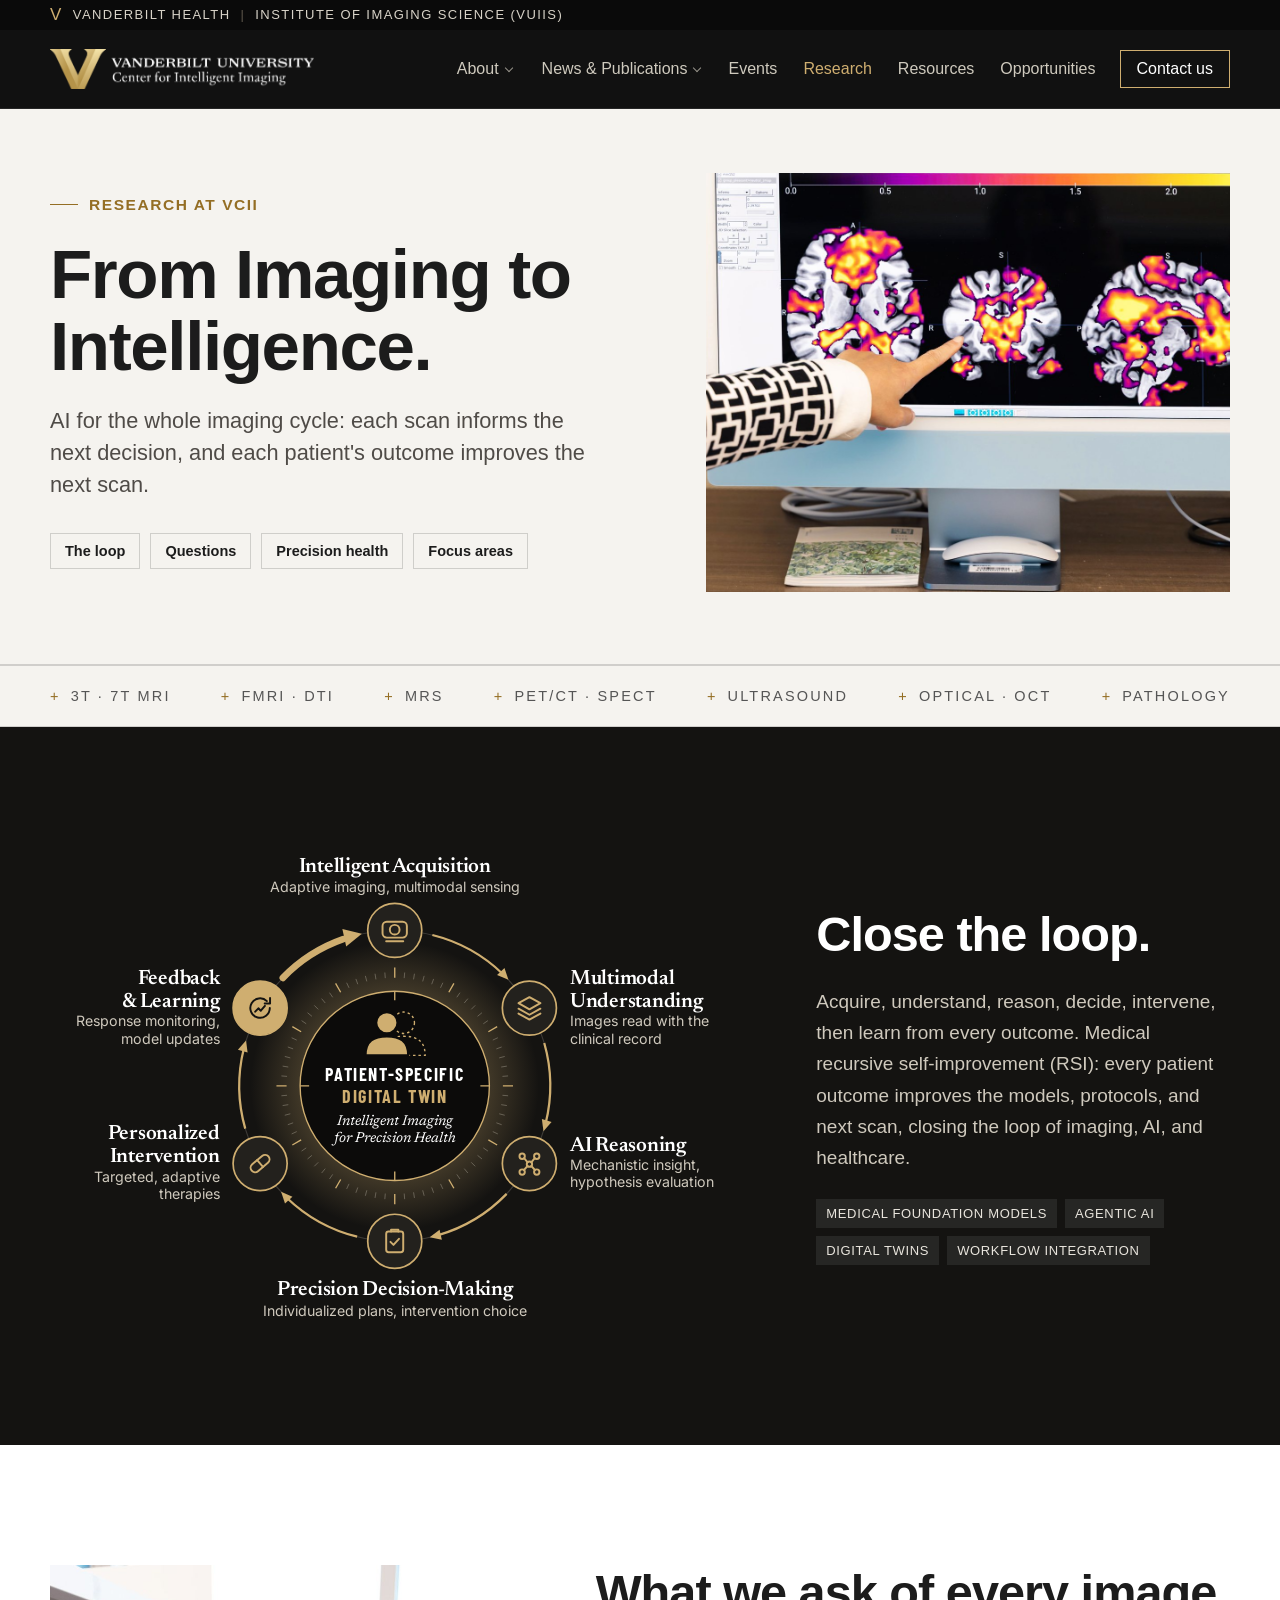
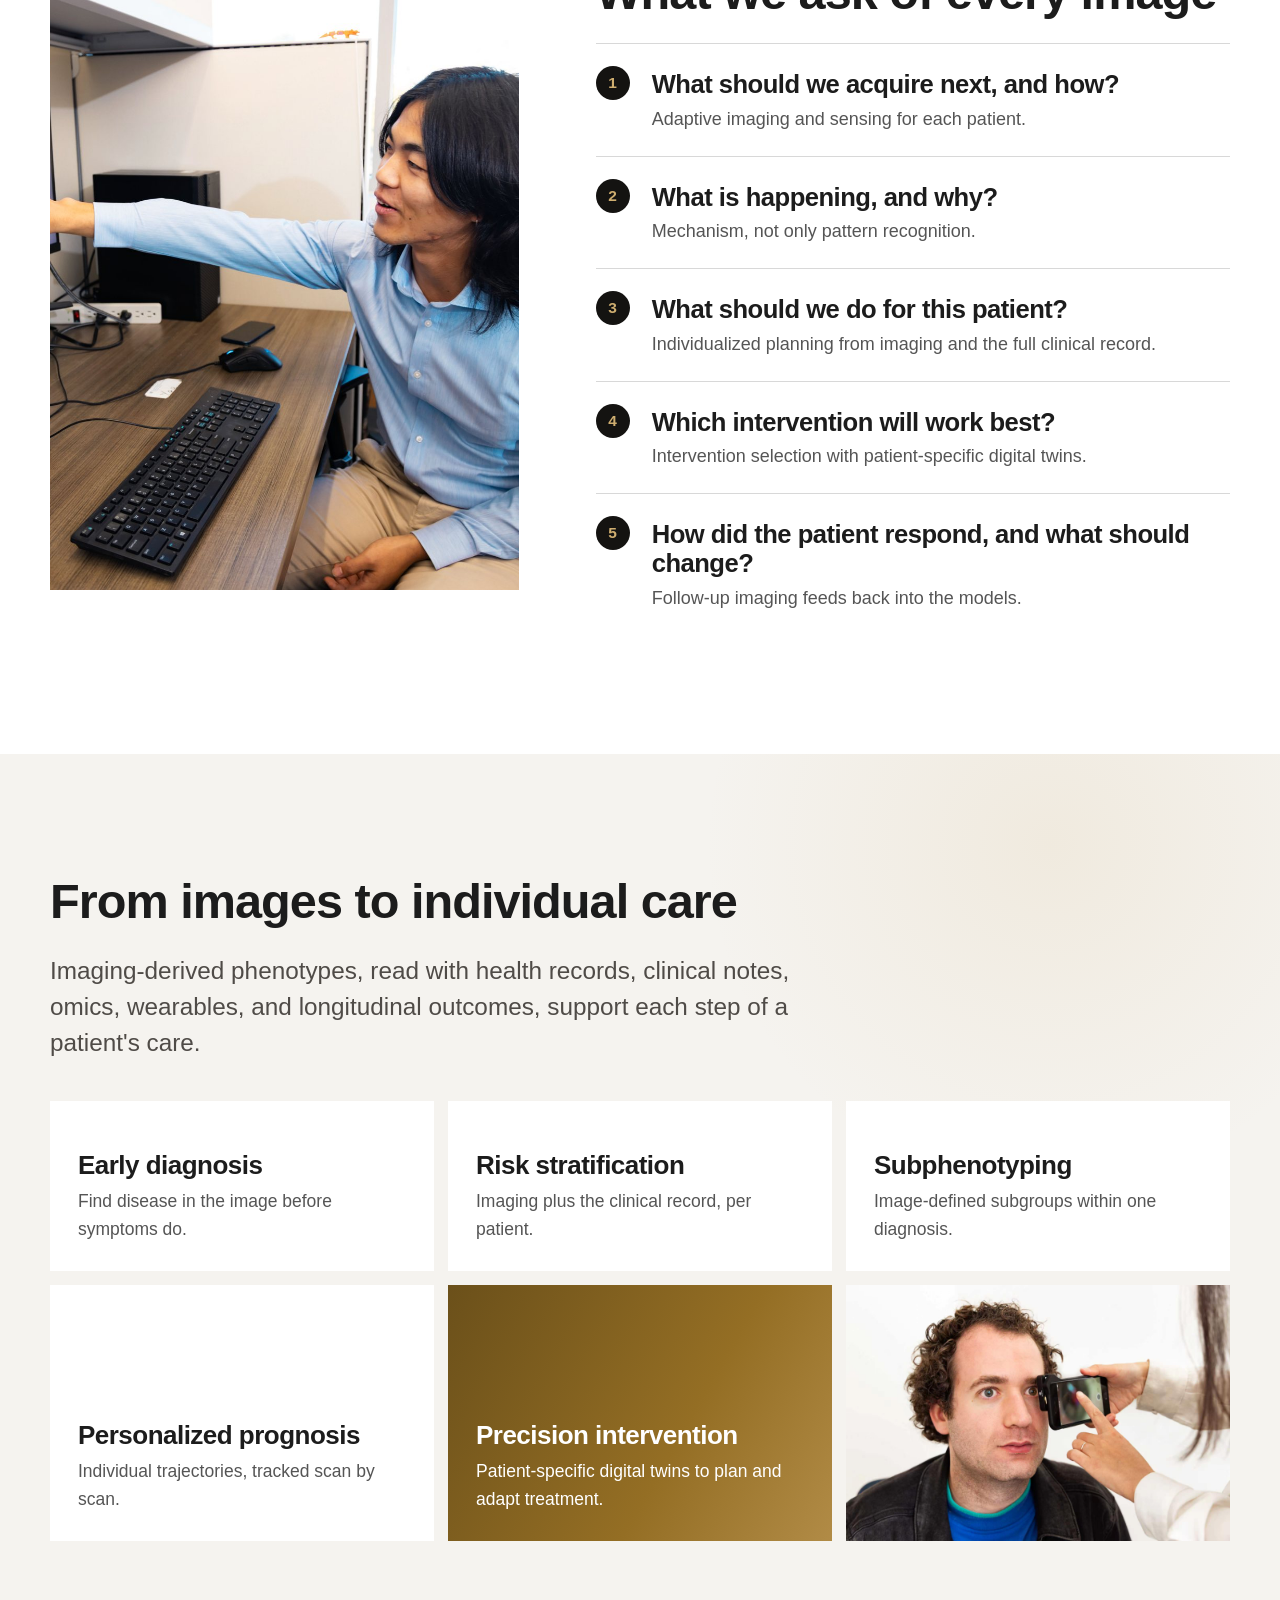
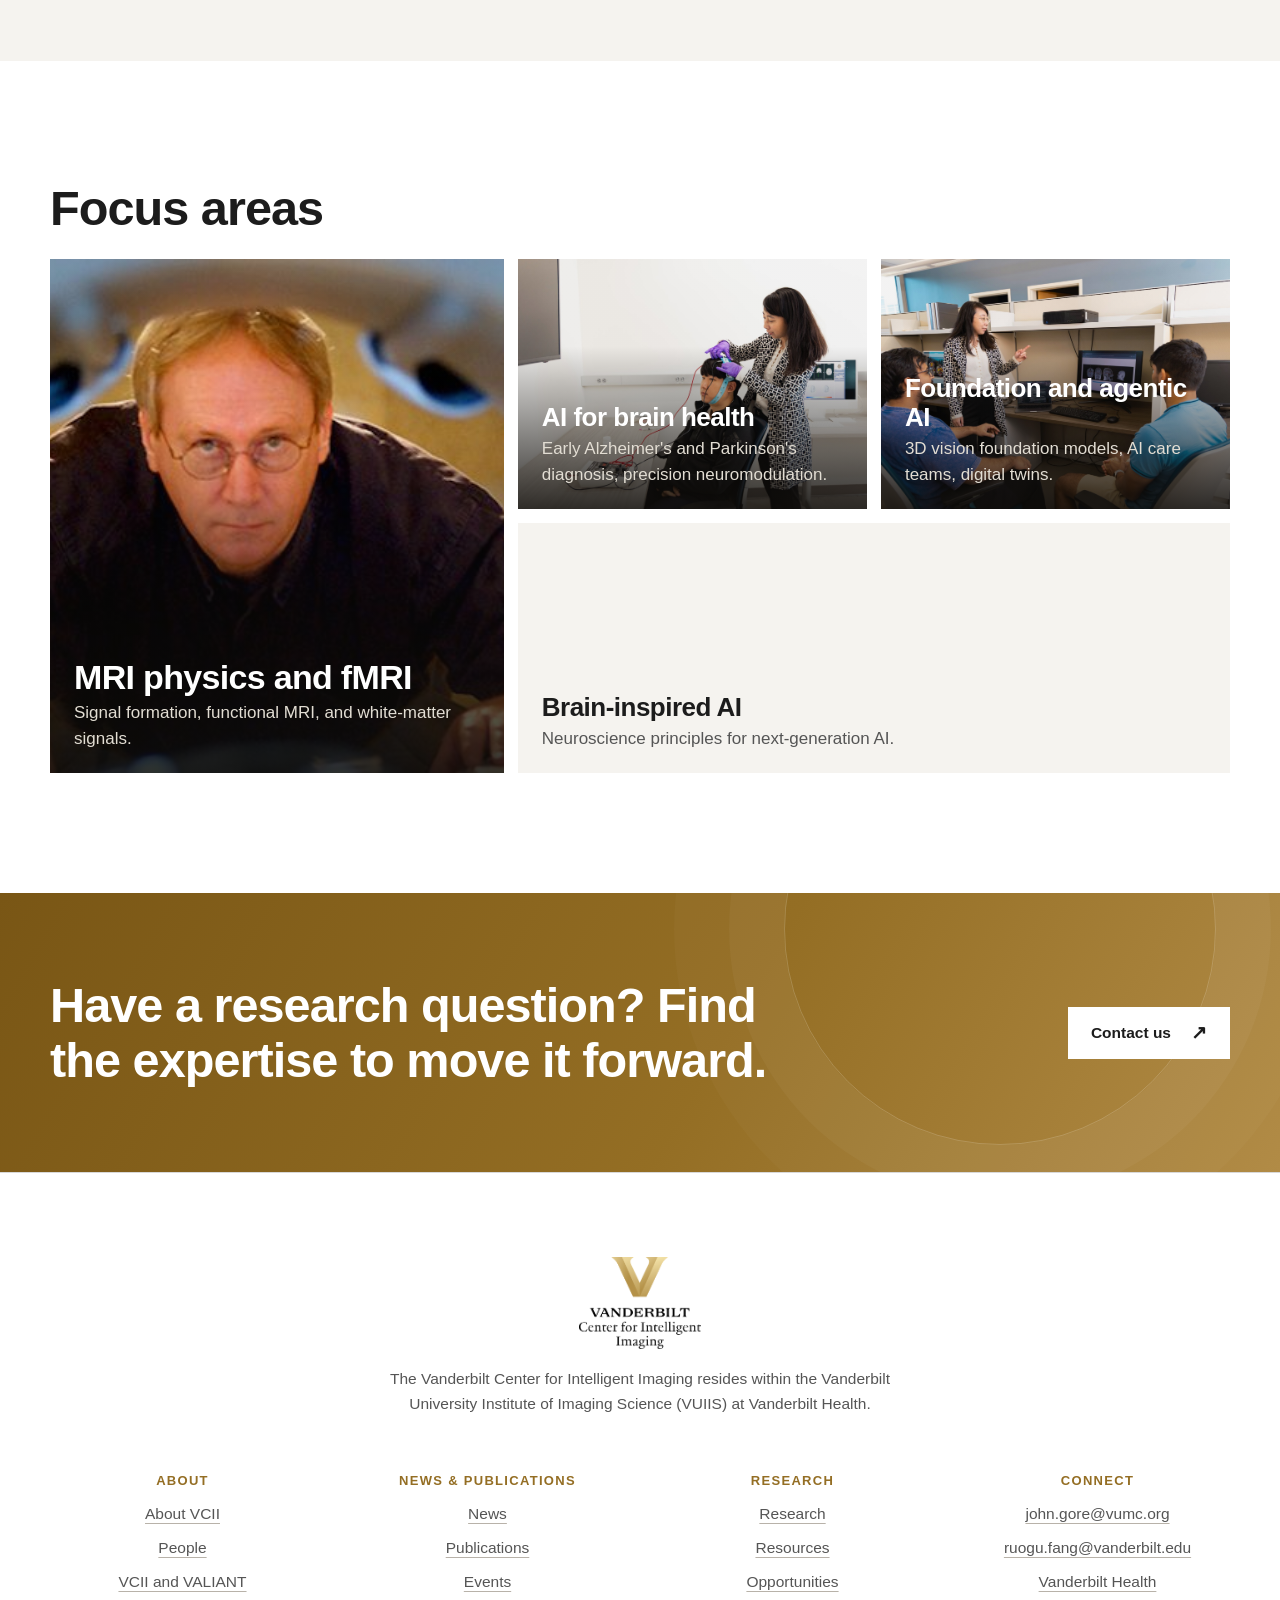
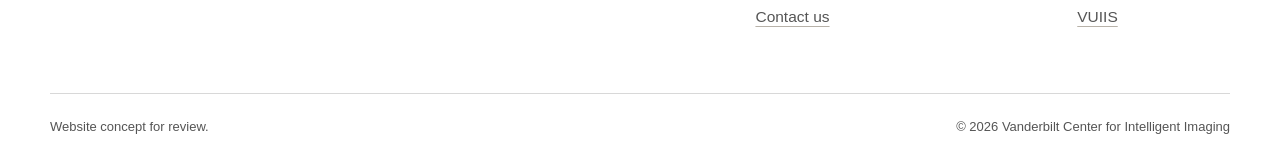
<file: research.html>
<!doctype html>
<html lang="en">
<head>
  <meta charset="utf-8">
  <meta name="viewport" content="width=device-width, initial-scale=1">
  <meta name="description" content="Research at the Vanderbilt Center for Intelligent Imaging.">
  <title>Research · VCII</title>
  <link rel="stylesheet" href="vcii.css">
</head>
<body>
  <a class="skip-link" href="#main">Skip to content</a>
  <header class="site-head">
    <div class="utility"><div class="wrap"><span class="v-mark" aria-hidden="true">V</span><a href="https://www.vanderbilthealth.com/">Vanderbilt Health</a><span class="sep" aria-hidden="true">|</span><a href="https://www.vumc.org/vuiis/">Institute of Imaging Science (VUIIS)</a></div></div>
    <nav class="nav" aria-label="Primary navigation">
      <div class="nav-row wrap">
        <a class="brand" href="index.html" aria-label="VCII home"><img class="brand-logo" src="assets/VCII_official_logo/VU_INTELL_IMAGING_White.png" alt="Vanderbilt Center for Intelligent Imaging"></a>
        <button class="menu-button" aria-expanded="false" aria-label="Open navigation"><span></span></button>
        <div class="nav-links"><div class="nav-item has-sub"><button class="nav-top" aria-expanded="false">About</button><div class="sub-menu"><a href="about.html"><b>About VCII</b></a><a href="people.html"><b>People</b></a><a href="valiant.html"><b>VCII and VALIANT</b></a></div></div><div class="nav-item has-sub"><button class="nav-top" aria-expanded="false">News &amp; Publications</button><div class="sub-menu"><a href="news.html"><b>News</b></a><a href="publications.html"><b>Publications</b></a></div></div><div class="nav-item"><a class="nav-top nav-plain" href="events.html">Events</a></div><div class="nav-item"><a class="nav-top nav-plain" href="research.html" aria-current="page">Research</a></div><div class="nav-item"><a class="nav-top nav-plain" href="resources.html">Resources</a></div><div class="nav-item"><a class="nav-top nav-plain" href="opportunities.html">Opportunities</a></div><div class="nav-item"><a class="nav-cta" href="collaborate.html">Contact us</a></div></div>
      </div>
    </nav>
  </header>
  <main id="main">
    <section class="page-hero"><div class="wrap ph-grid">
      <div class="ph-copy"><p class="eyebrow">Research at VCII</p><h1>From Imaging to Intelligence.</h1><p class="lede">AI for the whole imaging cycle: each scan informs the next decision, and each patient's outcome improves the next scan.</p><div class="page-index"><a href="#loop">The loop</a><a href="#questions">Questions</a><a href="#precision">Precision health</a><a href="#areas">Focus areas</a></div></div>
      <div class="ph-media"><img src="assets/photos/brain-maps-discussion.jpg" alt="A researcher points to functional brain maps on a monitor" style="object-position:center"></div>
    </div></section>
    <div class="modality-bar"><div class="wrap modality-list"><span>3T · 7T MRI</span><span>fMRI · DTI</span><span>MRS</span><span>PET/CT · SPECT</span><span>Ultrasound</span><span>Optical · OCT</span><span>Pathology</span></div></div>

    <section class="section ink" id="loop">
      <div class="wrap loop-split">
        <div class="loop-fig reveal"><svg class="cloop" viewBox="-306 -212 612 424" role="img" aria-label="The VCII loop: intelligent acquisition, multimodal understanding, AI reasoning, precision decision-making, personalized intervention, feedback and learning, then back to acquisition, around a patient-specific digital twin">
<defs><radialGradient id="Wh" r="50%"><stop offset=".55" style="stop-color:var(--gold);stop-opacity:.34"/><stop offset="1" style="stop-color:var(--gold);stop-opacity:0"/></radialGradient></defs>
<circle class="halo" r="128" style="fill:url(#Wh)"/>
<circle class="trk" r="138"/>
<path class="tick" d="M8.4 -95.6L8.8 -100.6M16.7 -94.5L17.5 -99.5M24.8 -92.7L26.1 -97.6M32.8 -90.2L34.5 -94.9M40.6 -87L42.7 -91.5M55.1 -78.6L57.9 -82.7M61.7 -73.5L64.9 -77.4M67.9 -67.9L71.4 -71.4M73.5 -61.7L77.4 -64.9M78.6 -55.1L82.7 -57.9M87 -40.6L91.5 -42.7M90.2 -32.8L94.9 -34.5M92.7 -24.8L97.6 -26.1M94.5 -16.7L99.5 -17.5M95.6 -8.4L100.6 -8.8M95.6 8.4L100.6 8.8M94.5 16.7L99.5 17.5M92.7 24.8L97.6 26.1M90.2 32.8L94.9 34.5M87 40.6L91.5 42.7M78.6 55.1L82.7 57.9M73.5 61.7L77.4 64.9M67.9 67.9L71.4 71.4M61.7 73.5L64.9 77.4M55.1 78.6L57.9 82.7M40.6 87L42.7 91.5M32.8 90.2L34.5 94.9M24.8 92.7L26.1 97.6M16.7 94.5L17.5 99.5M8.4 95.6L8.8 100.6M-8.4 95.6L-8.8 100.6M-16.7 94.5L-17.5 99.5M-24.8 92.7L-26.1 97.6M-32.8 90.2L-34.5 94.9M-40.6 87L-42.7 91.5M-55.1 78.6L-57.9 82.7M-61.7 73.5L-64.9 77.4M-67.9 67.9L-71.4 71.4M-73.5 61.7L-77.4 64.9M-78.6 55.1L-82.7 57.9M-87 40.6L-91.5 42.7M-90.2 32.8L-94.9 34.5M-92.7 24.8L-97.6 26.1M-94.5 16.7L-99.5 17.5M-95.6 8.4L-100.6 8.8M-95.6 -8.4L-100.6 -8.8M-94.5 -16.7L-99.5 -17.5M-92.7 -24.8L-97.6 -26.1M-90.2 -32.8L-94.9 -34.5M-87 -40.6L-91.5 -42.7M-78.6 -55.1L-82.7 -57.9M-73.5 -61.7L-77.4 -64.9M-67.9 -67.9L-71.4 -71.4M-61.7 -73.5L-64.9 -77.4M-55.1 -78.6L-57.9 -82.7M-40.6 -87L-42.7 -91.5M-32.8 -90.2L-34.5 -94.9M-24.8 -92.7L-26.1 -97.6M-16.7 -94.5L-17.5 -99.5M-8.4 -95.6L-8.8 -100.6"/>
<path class="tick-l" d="M0 -96L0 -105M48 -83.1L52.5 -90.9M83.1 -48L90.9 -52.5M96 -0L105 -0M83.1 48L90.9 52.5M48 83.1L52.5 90.9M0 96L0 105M-48 83.1L-52.5 90.9M-83.1 48L-90.9 52.5M-96 0L-105 0M-83.1 -48L-90.9 -52.5M-48 -83.1L-52.5 -90.9"/>
<path class="arc" d="M33.4 -133.9A138 138 0 0 1 95.9 -99.3"/>
<path class="ah" d="M100.9 -94.1L97.4 -104.5L90.8 -98.4z"/>
<path class="arc" d="M132.7 -38A138 138 0 0 1 133.9 33.4"/>
<path class="ah" d="M132 40.3L139.2 32.1L130.6 29.5z"/>
<path class="arc" d="M99.3 95.9A138 138 0 0 1 38 132.7"/>
<path class="ah" d="M31 134.5L41.8 136.6L39.8 127.8z"/>
<path class="arc" d="M-33.4 133.9A138 138 0 0 1 -95.9 99.3"/>
<path class="ah" d="M-100.9 94.1L-97.4 104.5L-90.8 98.4z"/>
<path class="arc" d="M-132.7 38A138 138 0 0 1 -133.9 -33.4"/>
<path class="ah" d="M-132 -40.3L-139.2 -32.1L-130.6 -29.5z"/>
<path class="arc close" d="M-99.3 -95.9A138 138 0 0 1 -45.8 -130.2"/>
<path class="ah close" d="M-29.2 -134.9L-46.5 -139.3L-43.1 -123.7z"/>
<circle class="disc" r="84"/>
<path class="iso" d="M0 -84v8M0 84v-8M-84 0h8M84 0h-8"/>
<g class="ghost" transform="translate(0 -5)"><circle cx="8" cy="-51" r="9.5"/><path d="M-11 -22C-11 -35 -3.5 -39 8 -39C19.500 -39 27 -35 27 -22z"/></g>
<g class="twin" transform="translate(0 -5)"><circle cx="-7" cy="-51" r="9.5"/><path d="M-26 -22C-26 -35 -18.500 -39 -7 -39C4.500 -39 12 -35 12 -22z"/></g>
<text class="dt1" y="-4">PATIENT-SPECIFIC</text><text class="dt2" y="15">DIGITAL TWIN</text><text class="dt3" y="35">Intelligent Imaging</text><text class="dt3" y="50">for Precision Health</text>
<circle class="node" cx="0" cy="-138" r="24"/>
<g class="ic" transform="translate(-13 -151) scale(1.08)"><rect x="2" y="5" width="20" height="13" rx="3.5"/><circle cx="12" cy="11.5" r="4"/><path d="M5 21h14"/></g>
<text class="lt m" y="-190">Intelligent Acquisition</text><text class="ld m" y="-172">Adaptive imaging, multimodal sensing</text>
<circle class="node" cx="119.5" cy="-69" r="24"/>
<g class="ic" transform="translate(106.6 -82) scale(1.08)"><path d="M12 3l9 5-9 5-9-5z"/><path d="M3 12.5l9 5 9-5"/><path d="M3 16.5l9 5 9-5"/></g>
<text class="lt" x="155.5" y="-90.5">Multimodal</text>
<text class="lt" x="155.5" y="-70">Understanding</text>
<text class="ld" x="155.5" y="-53">Images read with the</text>
<text class="ld" x="155.5" y="-37.5">clinical record</text>
<circle class="node" cx="119.5" cy="69" r="24"/>
<g class="ic" transform="translate(106.6 56) scale(1.08)"><circle cx="6" cy="6" r="2.2"/><circle cx="18" cy="6" r="2.2"/><circle cx="12" cy="12.5" r="2.2"/><circle cx="6" cy="19" r="2.2"/><circle cx="18" cy="19" r="2.2"/><path d="M7.6 7.6l2.9 3.4M16.4 7.6l-2.9 3.4M10.5 14l-3 3.3M13.5 14l3 3.3"/></g>
<text class="lt" x="155.5" y="57.7">AI Reasoning</text>
<text class="ld" x="155.5" y="74.7">Mechanistic insight,</text>
<text class="ld" x="155.5" y="90.2">hypothesis evaluation</text>
<circle class="node" cx="0" cy="138" r="24"/>
<g class="ic" transform="translate(-13 125) scale(1.08)"><rect x="5" y="4" width="14" height="17" rx="2"/><path d="M9 4V2.6h6V4"/><path d="M8.5 12.5l2.5 2.5 4.5-5"/></g>
<text class="lt m" y="186">Precision Decision-Making</text><text class="ld m" y="204">Individualized plans, intervention choice</text>
<circle class="node" cx="-119.5" cy="69" r="24"/>
<g class="ic" transform="translate(-132.5 56) scale(1.08)"><g transform="rotate(-40 12 12)"><rect x="3" y="8.3" width="18" height="7.4" rx="3.7"/><path d="M12 8.3v7.4"/></g></g>
<text class="lt e" x="-155.5" y="47.5">Personalized</text>
<text class="lt e" x="-155.5" y="68">Intervention</text>
<text class="ld e" x="-155.5" y="85">Targeted, adaptive</text>
<text class="ld e" x="-155.5" y="100.5">therapies</text>
<circle class="node hot" cx="-119.5" cy="-69" r="24"/>
<g class="ic hot" transform="translate(-132.5 -82) scale(1.08)"><path d="M20 12a8 8 0 1 1-2.4-5.7"/><path d="M20.2 3.8v4.4h-4.4"/><path d="M8 15l2.6-2.8 2 2 3.4-4"/></g>
<text class="lt e" x="-155.5" y="-90.5">Feedback</text>
<text class="lt e" x="-155.5" y="-70">&amp; Learning</text>
<text class="ld e" x="-155.5" y="-53">Response monitoring,</text>
<text class="ld e" x="-155.5" y="-37.5">model updates</text>
</svg></div>
        <div class="reveal"><h2>Close the loop.</h2>
          <p class="ui-copy">Acquire, understand, reason, decide, intervene, then learn from every outcome. Medical recursive self-improvement (RSI): every patient outcome improves the models, protocols, and next scan, closing the loop of imaging, AI, and healthcare.</p>
          <div class="pillar-tags on-dark"><span>Medical foundation models</span><span>Agentic AI</span><span>Digital twins</span><span>Workflow integration</span></div>
        </div>
      </div>
    </section>

    <section class="section" id="questions"><div class="wrap q-split">
      <div class="q-media reveal"><img src="assets/photos/student-presents.jpg" alt="A student presents brain imaging results" style="object-position:62% center"></div>
      <div class="reveal"><h2>What we ask of every image</h2>
        <ol class="qs"><li><h3>What should we acquire next, and how?</h3><p>Adaptive imaging and sensing for each patient.</p></li><li><h3>What is happening, and why?</h3><p>Mechanism, not only pattern recognition.</p></li><li><h3>What should we do for this patient?</h3><p>Individualized planning from imaging and the full clinical record.</p></li><li><h3>Which intervention will work best?</h3><p>Intervention selection with patient-specific digital twins.</p></li><li><h3>How did the patient respond, and what should change?</h3><p>Follow-up imaging feeds back into the models.</p></li></ol>
      </div>
    </div></section>

    <section class="section cream" id="precision"><div class="wrap">
      <div class="reveal narrow"><h2>From images to individual care</h2><p class="lede">Imaging-derived phenotypes, read with health records, clinical notes, omics, wearables, and longitudinal outcomes, support each step of a patient's care.</p></div>
      <div class="focus-grid reveal"><div class="fc"><h3>Early diagnosis</h3><p>Find disease in the image before symptoms do.</p></div><div class="fc"><h3>Risk stratification</h3><p>Imaging plus the clinical record, per patient.</p></div><div class="fc"><h3>Subphenotyping</h3><p>Image-defined subgroups within one diagnosis.</p></div><div class="fc"><h3>Personalized prognosis</h3><p>Individual trajectories, tracked scan by scan.</p></div><div class="fc fc-gold"><h3>Precision intervention</h3><p>Patient-specific digital twins to plan and adapt treatment.</p></div><div class="fc fc-img"><img src="assets/photos/eye-exam-180.jpg" alt="A smartphone retinal exam"></div></div>
    </div></section>

    <section class="section" id="areas"><div class="wrap">
      <h2 class="reveal">Focus areas</h2>
      <div class="area-grid reveal">
        <div class="area a-big"><img src="assets/photos/gore-scanner.jpg" alt="Dr. Gore at an MRI scanner bore" style="object-position:center 30%"><div><h3>MRI physics and fMRI</h3><p>Signal formation, functional MRI, and white-matter signals.</p></div></div>
        <div class="area"><img src="assets/photos/neuromod-wide.jpg" alt=""><div><h3>AI for brain health</h3><p>Early Alzheimer's and Parkinson's diagnosis, precision neuromodulation.</p></div></div>
        <div class="area"><img src="assets/photos/lab-team-review.jpg" alt=""><div><h3>Foundation and agentic AI</h3><p>3D vision foundation models, AI care teams, digital twins.</p></div></div>
        <div class="area a-text"><div><h3>Brain-inspired AI</h3><p>Neuroscience principles for next-generation AI.</p></div></div>
      </div>
    </div></section>
    <section class="cta-band"><div class="wrap cta-grid"><div><h2>Have a research question? Find the expertise to move it forward.</h2></div><div><a class="button light" href="collaborate.html#inquiry-form">Contact us</a></div></div></section>
  </main>
  <footer class="site-footer"><div class="wrap">
    <div class="footer-brand-row"><img class="footer-logo" src="assets/VCII_official_logo/V_Centered_INTELL_IMAGING_Black.png" alt="Vanderbilt Center for Intelligent Imaging"><p class="footer-note">The Vanderbilt Center for Intelligent Imaging resides within the Vanderbilt University Institute of Imaging Science (VUIIS) at Vanderbilt Health.</p></div>
    <div class="footer-grid">
      <div><div class="footer-title">About</div><a href="about.html">About VCII</a><a href="people.html">People</a><a href="valiant.html">VCII and VALIANT</a></div>
      <div><div class="footer-title">News &amp; Publications</div><a href="news.html">News</a><a href="publications.html">Publications</a><a href="events.html">Events</a></div>
      <div><div class="footer-title">Research</div><a href="research.html">Research</a><a href="resources.html">Resources</a><a href="opportunities.html">Opportunities</a><a href="collaborate.html">Contact us</a></div>
      <div><div class="footer-title">Connect</div><a href="mailto:john.gore@vumc.org">john.gore@vumc.org</a><a href="mailto:ruogu.fang@vanderbilt.edu">ruogu.fang@vanderbilt.edu</a><a href="https://www.vanderbilthealth.com/">Vanderbilt Health</a><a href="https://www.vumc.org/vuiis/">VUIIS</a></div>
    </div>
    <div class="footer-bottom"><span>Website concept for review.</span><span>© 2026 Vanderbilt Center for Intelligent Imaging</span></div>
  </div></footer>
  <script src="vcii.js"></script>
</body>
</html>
</file>
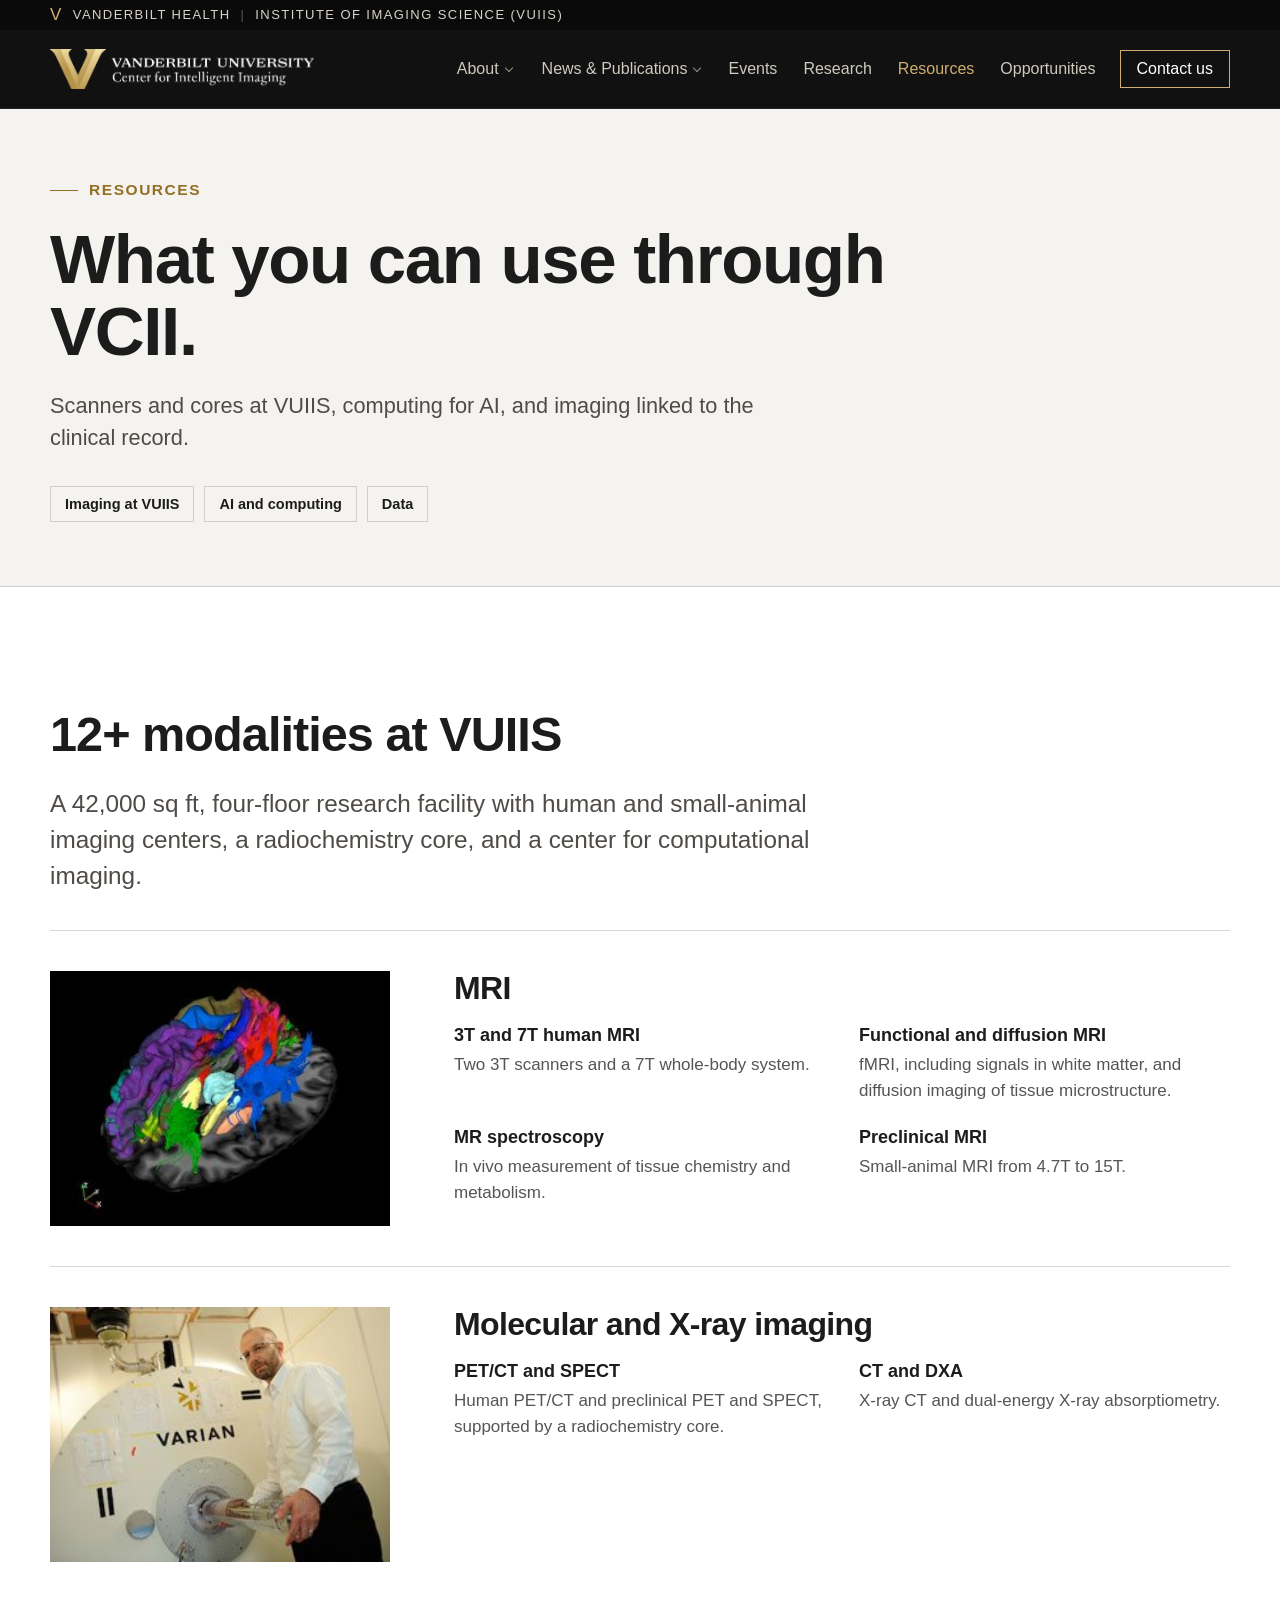
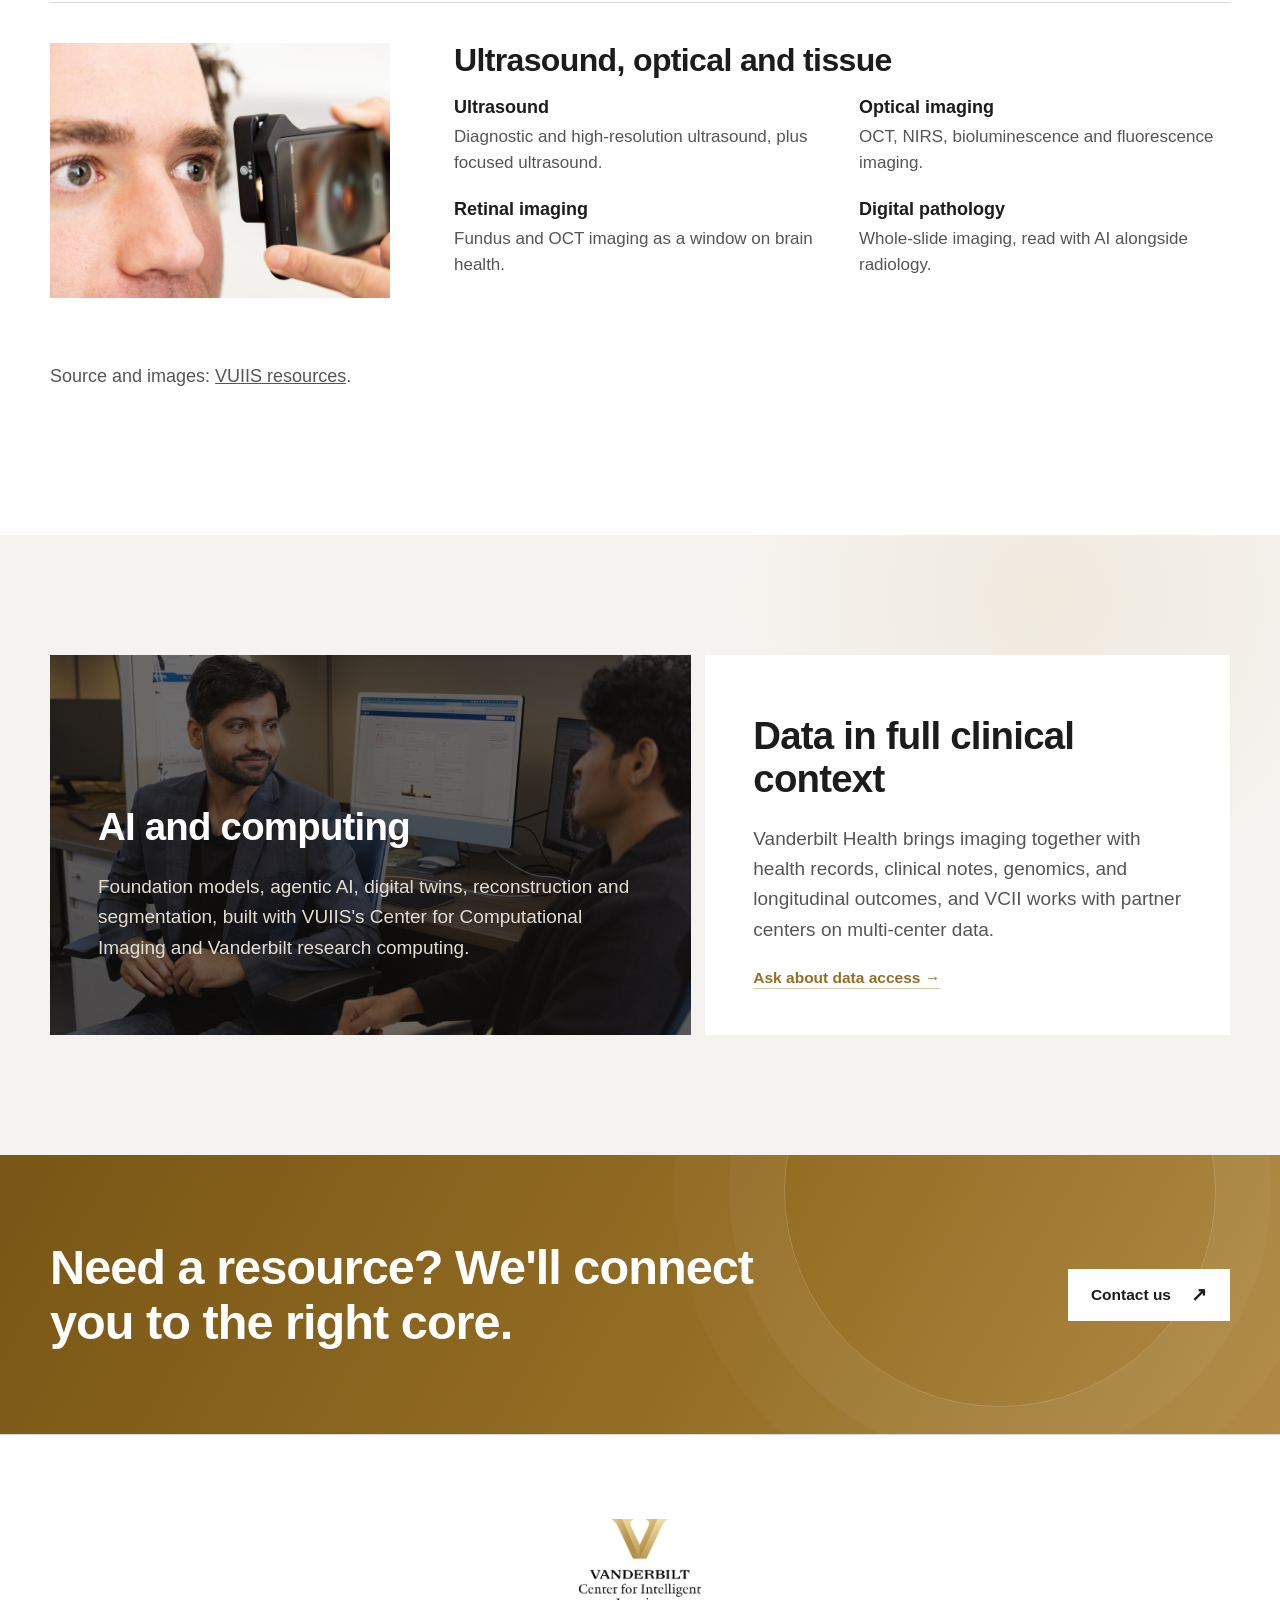
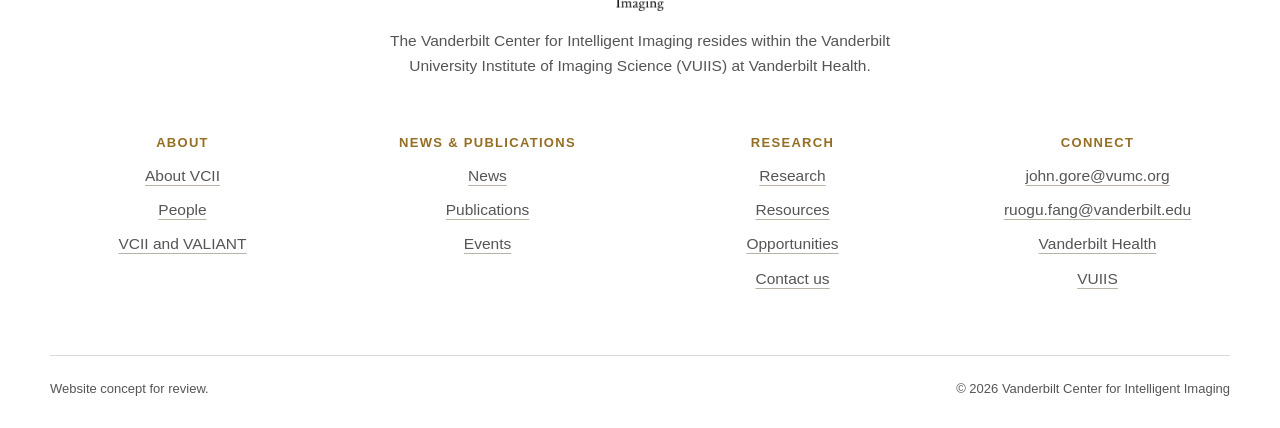
<file: resources.html>
<!doctype html>
<html lang="en">
<head>
  <meta charset="utf-8">
  <meta name="viewport" content="width=device-width, initial-scale=1">
  <meta name="description" content="Imaging, computing and data resources available through VCII.">
  <title>Resources · VCII</title>
  <link rel="stylesheet" href="vcii.css">
</head>
<body>
  <a class="skip-link" href="#main">Skip to content</a>
  <header class="site-head">
    <div class="utility"><div class="wrap"><span class="v-mark" aria-hidden="true">V</span><a href="https://www.vanderbilthealth.com/">Vanderbilt Health</a><span class="sep" aria-hidden="true">|</span><a href="https://www.vumc.org/vuiis/">Institute of Imaging Science (VUIIS)</a></div></div>
    <nav class="nav" aria-label="Primary navigation">
      <div class="nav-row wrap">
        <a class="brand" href="index.html" aria-label="VCII home"><img class="brand-logo" src="assets/VCII_official_logo/VU_INTELL_IMAGING_White.png" alt="Vanderbilt Center for Intelligent Imaging"></a>
        <button class="menu-button" aria-expanded="false" aria-label="Open navigation"><span></span></button>
        <div class="nav-links"><div class="nav-item has-sub"><button class="nav-top" aria-expanded="false">About</button><div class="sub-menu"><a href="about.html"><b>About VCII</b></a><a href="people.html"><b>People</b></a><a href="valiant.html"><b>VCII and VALIANT</b></a></div></div><div class="nav-item has-sub"><button class="nav-top" aria-expanded="false">News &amp; Publications</button><div class="sub-menu"><a href="news.html"><b>News</b></a><a href="publications.html"><b>Publications</b></a></div></div><div class="nav-item"><a class="nav-top nav-plain" href="events.html">Events</a></div><div class="nav-item"><a class="nav-top nav-plain" href="research.html">Research</a></div><div class="nav-item"><a class="nav-top nav-plain" href="resources.html" aria-current="page">Resources</a></div><div class="nav-item"><a class="nav-top nav-plain" href="opportunities.html">Opportunities</a></div><div class="nav-item"><a class="nav-cta" href="collaborate.html">Contact us</a></div></div>
      </div>
    </nav>
  </header>
  <main id="main">
    <section class="page-hero text-only"><div class="wrap ph-grid">
      <div class="ph-copy"><p class="eyebrow">Resources</p><h1>What you can use through VCII.</h1><p class="lede">Scanners and cores at VUIIS, computing for AI, and imaging linked to the clinical record.</p><div class="page-index"><a href="#imaging">Imaging at VUIIS</a><a href="#computing">AI and computing</a><a href="#data">Data</a></div></div>
      
    </div></section>
    <section class="section" id="imaging"><div class="wrap">
      <div class="reveal narrow"><h2>12+ modalities at VUIIS</h2><p class="lede">A 42,000 sq ft, four-floor research facility with human and small-animal imaging centers, a radiochemistry core, and a center for computational imaging.</p></div>
      <article class="cluster reveal"><div class="cl-media"><img src="assets/photos/vuiis-tractography.jpg" alt="Brain tractography from the VUIIS Center for Computational Imaging"></div><div><h3>MRI</h3><div class="mods"><div><h4>3T and 7T human MRI</h4><p>Two 3T scanners and a 7T whole-body system.</p></div><div><h4>Functional and diffusion MRI</h4><p>fMRI, including signals in white matter, and diffusion imaging of tissue microstructure.</p></div><div><h4>MR spectroscopy</h4><p>In vivo measurement of tissue chemistry and metabolism.</p></div><div><h4>Preclinical MRI</h4><p>Small-animal MRI from 4.7T to 15T.</p></div></div></div></article><article class="cluster reveal"><div class="cl-media"><img src="assets/photos/vuiis-preclinical.jpg" alt="Preclinical imaging at the VUIIS Center for Small Animal Imaging"></div><div><h3>Molecular and X-ray imaging</h3><div class="mods"><div><h4>PET/CT and SPECT</h4><p>Human PET/CT and preclinical PET and SPECT, supported by a radiochemistry core.</p></div><div><h4>CT and DXA</h4><p>X-ray CT and dual-energy X-ray absorptiometry.</p></div></div></div></article><article class="cluster reveal"><div class="cl-media"><img src="assets/photos/retina-closeup.jpg" alt="A smartphone retinal camera held to a patient's eye"></div><div><h3>Ultrasound, optical and tissue</h3><div class="mods"><div><h4>Ultrasound</h4><p>Diagnostic and high-resolution ultrasound, plus focused ultrasound.</p></div><div><h4>Optical imaging</h4><p>OCT, NIRS, bioluminescence and fluorescence imaging.</p></div><div><h4>Retinal imaging</h4><p>Fundus and OCT imaging as a window on brain health.</p></div><div><h4>Digital pathology</h4><p>Whole-slide imaging, read with AI alongside radiology.</p></div></div></div></article>
      <p class="ui-copy" style="color:var(--gray);margin-top:24px">Source and images: <a href="https://www.vumc.org/vuiis/resources">VUIIS resources</a>.</p>
    </div></section>
    <section class="section cream"><div class="wrap duo-panels reveal">
      <div class="panel dark-panel" id="computing"><img src="assets/photos/student-workstation.jpg" alt=""><div><h2>AI and computing</h2><p>Foundation models, agentic AI, digital twins, reconstruction and segmentation, built with VUIIS's Center for Computational Imaging and Vanderbilt research computing.</p></div></div>
      <div class="panel" id="data"><h2>Data in full clinical context</h2><p>Vanderbilt Health brings imaging together with health records, clinical notes, genomics, and longitudinal outcomes, and VCII works with partner centers on multi-center data.</p><a class="text-link" href="collaborate.html#inquiry-form">Ask about data access →</a></div>
    </div></section>
    <section class="cta-band"><div class="wrap cta-grid"><div><h2>Need a resource? We'll connect you to the right core.</h2></div><div><a class="button light" href="collaborate.html#inquiry-form">Contact us</a></div></div></section>
  </main>
  <footer class="site-footer"><div class="wrap">
    <div class="footer-brand-row"><img class="footer-logo" src="assets/VCII_official_logo/V_Centered_INTELL_IMAGING_Black.png" alt="Vanderbilt Center for Intelligent Imaging"><p class="footer-note">The Vanderbilt Center for Intelligent Imaging resides within the Vanderbilt University Institute of Imaging Science (VUIIS) at Vanderbilt Health.</p></div>
    <div class="footer-grid">
      <div><div class="footer-title">About</div><a href="about.html">About VCII</a><a href="people.html">People</a><a href="valiant.html">VCII and VALIANT</a></div>
      <div><div class="footer-title">News &amp; Publications</div><a href="news.html">News</a><a href="publications.html">Publications</a><a href="events.html">Events</a></div>
      <div><div class="footer-title">Research</div><a href="research.html">Research</a><a href="resources.html">Resources</a><a href="opportunities.html">Opportunities</a><a href="collaborate.html">Contact us</a></div>
      <div><div class="footer-title">Connect</div><a href="mailto:john.gore@vumc.org">john.gore@vumc.org</a><a href="mailto:ruogu.fang@vanderbilt.edu">ruogu.fang@vanderbilt.edu</a><a href="https://www.vanderbilthealth.com/">Vanderbilt Health</a><a href="https://www.vumc.org/vuiis/">VUIIS</a></div>
    </div>
    <div class="footer-bottom"><span>Website concept for review.</span><span>© 2026 Vanderbilt Center for Intelligent Imaging</span></div>
  </div></footer>
  <script src="vcii.js"></script>
</body>
</html>
</file>
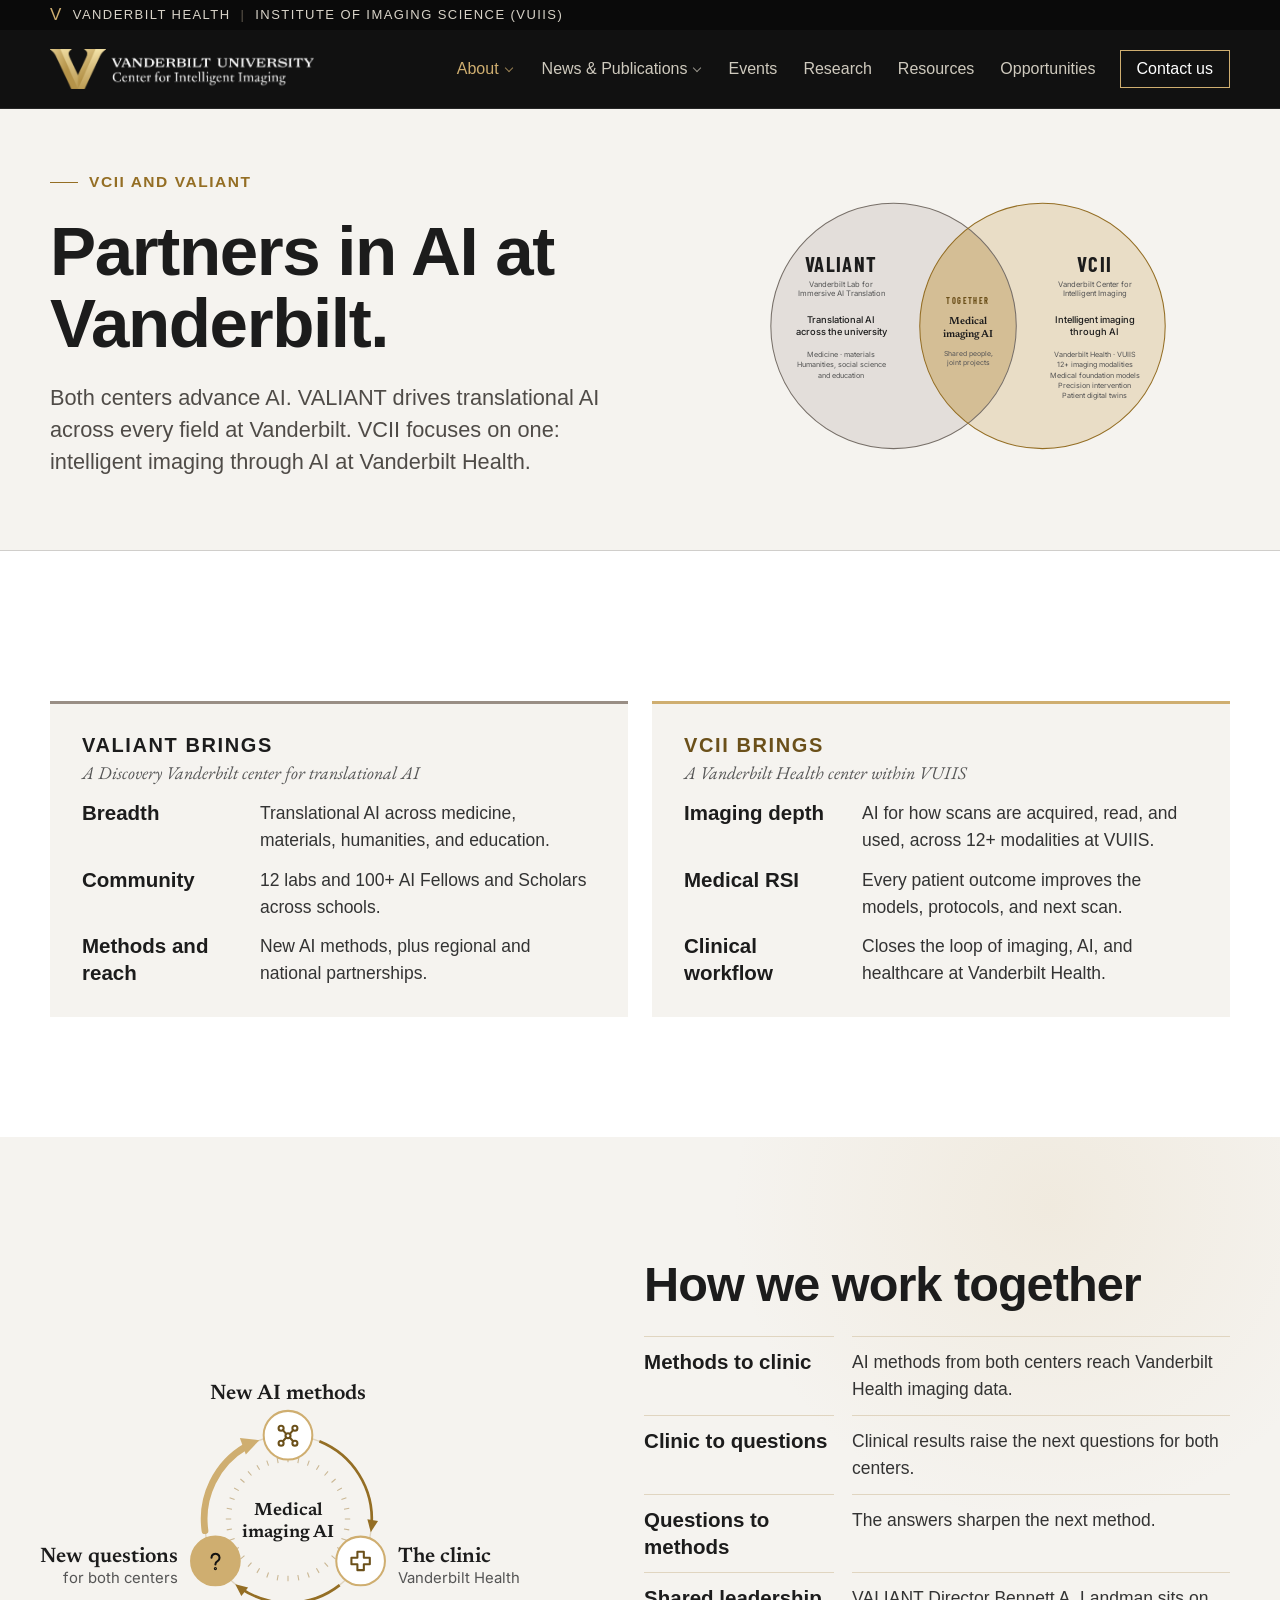
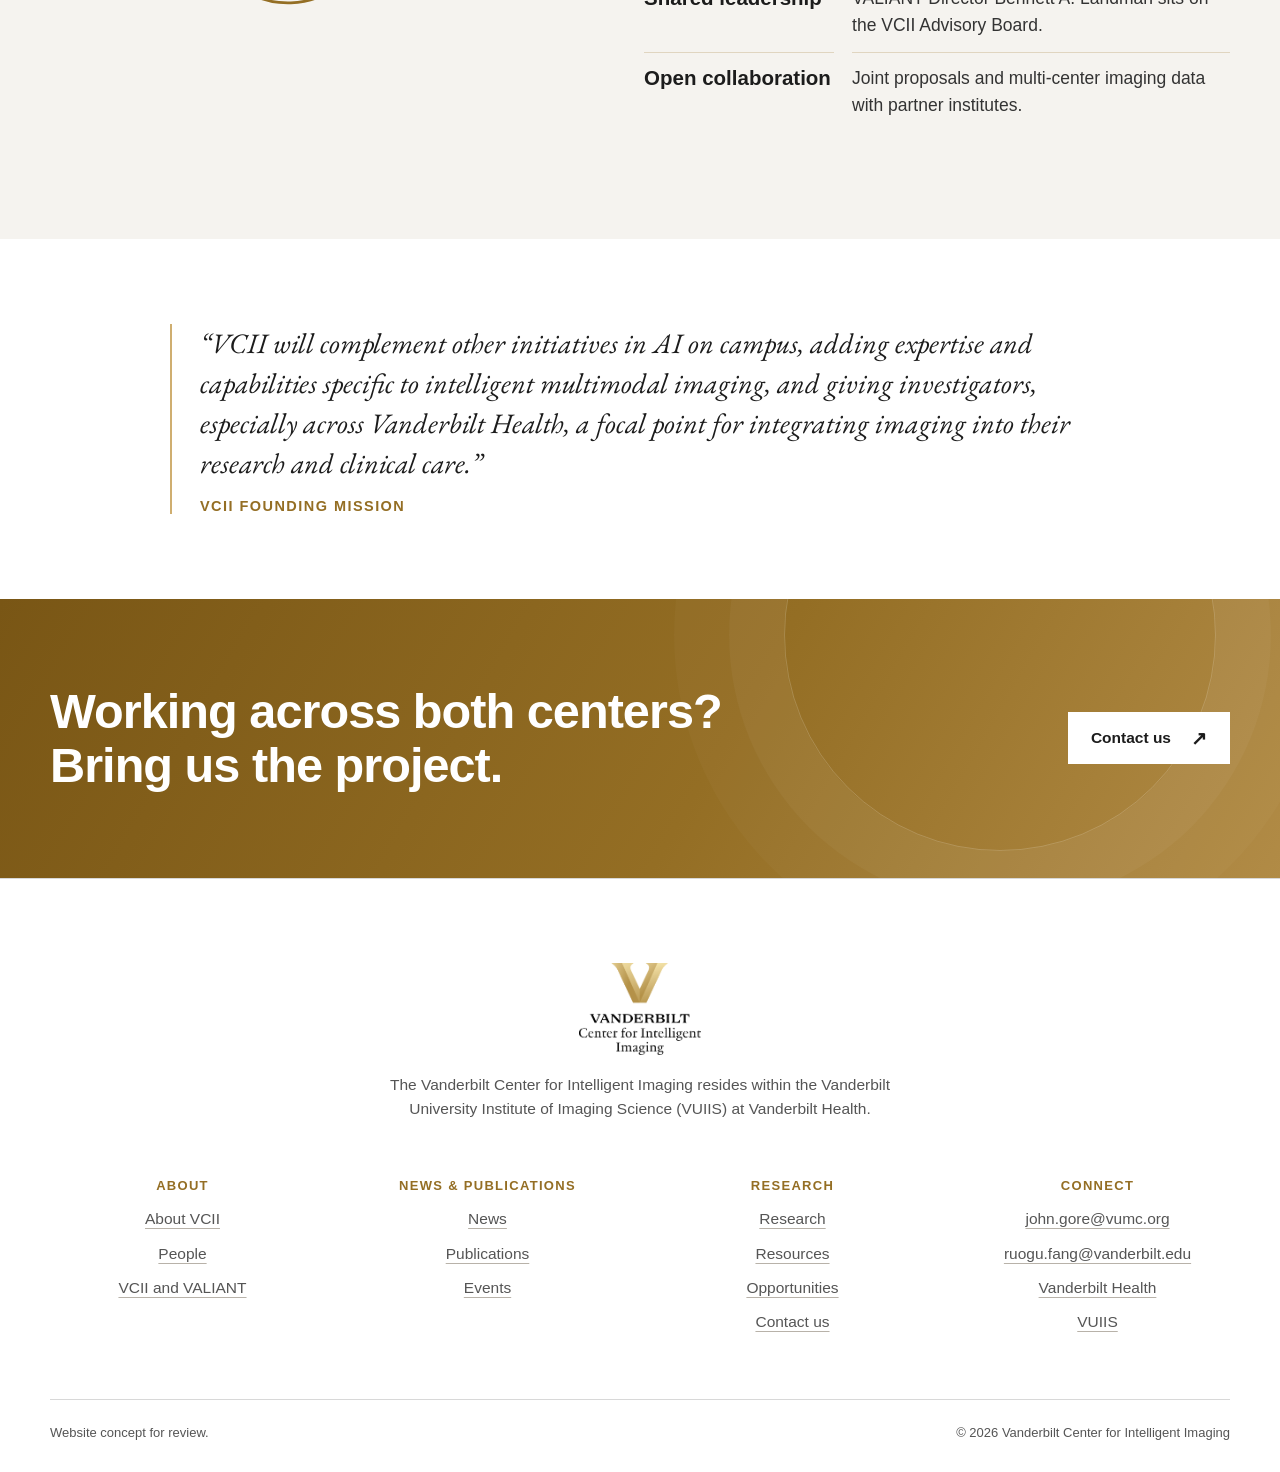
<file: valiant.html>
<!doctype html>
<html lang="en">
<head>
  <meta charset="utf-8">
  <meta name="viewport" content="width=device-width, initial-scale=1">
  <meta name="description" content="How VCII and VALIANT work together on AI at Vanderbilt.">
  <title>VCII and VALIANT · VCII</title>
  <link rel="stylesheet" href="vcii.css">
</head>
<body>
  <a class="skip-link" href="#main">Skip to content</a>
  <header class="site-head">
    <div class="utility"><div class="wrap"><span class="v-mark" aria-hidden="true">V</span><a href="https://www.vanderbilthealth.com/">Vanderbilt Health</a><span class="sep" aria-hidden="true">|</span><a href="https://www.vumc.org/vuiis/">Institute of Imaging Science (VUIIS)</a></div></div>
    <nav class="nav" aria-label="Primary navigation">
      <div class="nav-row wrap">
        <a class="brand" href="index.html" aria-label="VCII home"><img class="brand-logo" src="assets/VCII_official_logo/VU_INTELL_IMAGING_White.png" alt="Vanderbilt Center for Intelligent Imaging"></a>
        <button class="menu-button" aria-expanded="false" aria-label="Open navigation"><span></span></button>
        <div class="nav-links"><div class="nav-item has-sub"><button class="nav-top" aria-expanded="false" aria-current="true">About</button><div class="sub-menu"><a href="about.html"><b>About VCII</b></a><a href="people.html"><b>People</b></a><a href="valiant.html" aria-current="page"><b>VCII and VALIANT</b></a></div></div><div class="nav-item has-sub"><button class="nav-top" aria-expanded="false">News &amp; Publications</button><div class="sub-menu"><a href="news.html"><b>News</b></a><a href="publications.html"><b>Publications</b></a></div></div><div class="nav-item"><a class="nav-top nav-plain" href="events.html">Events</a></div><div class="nav-item"><a class="nav-top nav-plain" href="research.html">Research</a></div><div class="nav-item"><a class="nav-top nav-plain" href="resources.html">Resources</a></div><div class="nav-item"><a class="nav-top nav-plain" href="opportunities.html">Opportunities</a></div><div class="nav-item"><a class="nav-cta" href="collaborate.html">Contact us</a></div></div>
      </div>
    </nav>
  </header>
  <main id="main">
    <section class="page-hero"><div class="wrap ph-grid">
      <div class="ph-copy"><p class="eyebrow">VCII and VALIANT</p><h1>Partners in AI at Vanderbilt.</h1><p class="lede">Both centers advance AI. VALIANT drives translational AI across every field at Vanderbilt. VCII focuses on one: intelligent imaging through AI at Vanderbilt Health.</p></div>
      <div class="ph-fig"><svg class="venn" viewBox="0 0 760 400" role="img" aria-label="Venn diagram: VALIANT, translational AI across the university, overlaps VCII, intelligent imaging through AI at Vanderbilt Health, with medical foundation models, precision intervention and patient digital twins; the overlap is medical imaging AI">
    <defs><clipPath id="vv-cv"><circle cx="272" cy="200" r="178"/></clipPath>
      <radialGradient id="vv-gA" r="60%"><stop offset="0" style="stop-color:var(--gold);stop-opacity:.8"/><stop offset="1" style="stop-color:var(--gold);stop-opacity:.06"/></radialGradient>
      <radialGradient id="vv-gB" r="60%"><stop offset="0" style="stop-color:var(--coffee);stop-opacity:.7"/><stop offset="1" style="stop-color:var(--coffee);stop-opacity:.05"/></radialGradient>
      <radialGradient id="vv-gC" r="60%"><stop offset="0" style="stop-color:var(--oak);stop-opacity:.55"/><stop offset="1" style="stop-color:var(--oak);stop-opacity:.04"/></radialGradient></defs>
    <circle class="vf wA" cx="272" cy="200" r="178"/>
    <circle class="vf wB" cx="488" cy="200" r="178"/>
    <g clip-path="url(#vv-cv)"><circle class="wO" cx="488" cy="200" r="178"/></g>
    <circle class="vs sB" cx="272" cy="200" r="178" fill="none"/>
    <circle class="vs sA" cx="488" cy="200" r="178" fill="none"/>

    <g font-family="Barlow Condensed, Arial Narrow, sans-serif" font-weight="700" text-anchor="middle" letter-spacing="2">
      <text x="196" y="122" font-size="30" style="fill:var(--ink)">VALIANT</text>
      <text x="564" y="122" font-size="30" style="fill:var(--ink)">VCII</text>
    </g>
    <g font-family="Inter, Arial, sans-serif" text-anchor="middle" style="fill:var(--gray)" font-size="11">
      <text x="196" y="143">Vanderbilt Lab for</text><text x="196" y="157">Immersive AI Translation</text>
      <text x="564" y="143">Vanderbilt Center for</text><text x="564" y="157">Intelligent Imaging</text>
    </g>
    <g font-family="Inter, Arial, sans-serif" font-size="13.5" font-weight="500" style="fill:var(--ink)" text-anchor="middle">
      <text x="196" y="196">Translational AI</text><text x="196" y="213">across the university</text>
      <text x="564" y="196">Intelligent imaging</text><text x="564" y="213">through AI</text>
    </g>
    <g font-family="Inter, Arial, sans-serif" font-size="10.5" style="fill:var(--gray)" text-anchor="middle">
      <text x="196" y="245">Medicine · materials</text><text x="196" y="260">Humanities, social science</text><text x="196" y="275">and education</text>
      <text x="564" y="245">Vanderbilt Health · VUIIS</text><text x="564" y="260">12+ imaging modalities</text><text x="564" y="275">Medical foundation models</text><text x="564" y="290">Precision intervention</text><text x="564" y="305">Patient digital twins</text>
    </g>
    <g text-anchor="middle">
      <text x="380" y="168" font-family="Barlow Condensed, Arial Narrow, sans-serif" font-weight="700" font-size="12" letter-spacing="2" style="fill:var(--dark-oak)">TOGETHER</text>
      <text class="vt" x="380" y="197">Medical</text>
      <text class="vt" x="380" y="216">imaging AI</text>
      <text x="380" y="243" font-family="Inter, Arial, sans-serif" font-size="10" style="fill:var(--gray)">Shared people,</text>
      <text x="380" y="257" font-family="Inter, Arial, sans-serif" font-size="10" style="fill:var(--gray)">joint projects</text>
    </g>
  </svg></div>
    </div></section>
    <section class="section" id="compare"><div class="wrap">
      <div class="compare reveal">
        <div><h3>VALIANT brings</h3><p class="sub">A Discovery Vanderbilt center for translational AI</p><dl><dt>Breadth</dt><dd>Translational AI across medicine, materials, humanities, and education.</dd><dt>Community</dt><dd>12 labs and 100+ AI Fellows and Scholars across schools.</dd><dt>Methods and reach</dt><dd>New AI methods, plus regional and national partnerships.</dd></dl></div>
        <div class="vcii"><h3>VCII brings</h3><p class="sub">A Vanderbilt Health center within VUIIS</p><dl><dt>Imaging depth</dt><dd>AI for how scans are acquired, read, and used, across 12+ modalities at VUIIS.</dd><dt>Medical RSI</dt><dd>Every patient outcome improves the models, protocols, and next scan.</dd><dt>Clinical workflow</dt><dd>Closes the loop of imaging, AI, and healthcare at Vanderbilt Health.</dd></dl></div>
      </div>
    </div></section>

    <section class="section cream"><div class="wrap together reveal">
      <div class="cyc-fig"><svg class="cyc" viewBox="-176 -108 392 170" role="img" aria-label="Methods reach the clinic, clinical results raise new questions, and new questions drive the next methods, in a loop around medical imaging AI">
<circle class="trk" r="62"/>
<path class="tk" d="M0 -42L0 -46M7.3 -41.4L8 -45.3M14.4 -39.5L15.7 -43.2M21 -36.4L23 -39.8M27 -32.2L29.6 -35.2M32.2 -27L35.2 -29.6M36.4 -21L39.8 -23M39.5 -14.4L43.2 -15.7M41.4 -7.3L45.3 -8M42 -0L46 -0M41.4 7.3L45.3 8M39.5 14.4L43.2 15.7M36.4 21L39.8 23M32.2 27L35.2 29.6M27 32.2L29.6 35.2M21 36.4L23 39.8M14.4 39.5L15.7 43.2M7.3 41.4L8 45.3M0 42L0 46M-7.3 41.4L-8 45.3M-14.4 39.5L-15.7 43.2M-21 36.4L-23 39.8M-27 32.2L-29.6 35.2M-32.2 27L-35.2 29.6M-36.4 21L-39.8 23M-39.5 14.4L-43.2 15.7M-41.4 7.3L-45.3 8M-42 0L-46 0M-41.4 -7.3L-45.3 -8M-39.5 -14.4L-43.2 -15.7M-36.4 -21L-39.8 -23M-32.2 -27L-35.2 -29.6M-27 -32.2L-29.6 -35.2M-21 -36.4L-23 -39.8M-14.4 -39.5L-15.7 -43.2M-7.3 -41.4L-8 -45.3"/>
<path class="arc" d="M23.2 -57.5A62 62 0 0 1 61.8 4.3"/>
<path class="ah" d="M61.2 9.7L66.6 1.4L58.7 0.2z"/>
<path class="arc" d="M38.2 48.9A62 62 0 0 1 -34.7 51.4"/>
<path class="ah" d="M-39 48.2L-34.5 57L-29.5 50.7z"/>
<path class="arc close" d="M-61.4 8.6A62 62 0 0 1 -31 -53.7"/>
<path class="ah close" d="M-21.2 -58.3L-35.6 -59.9L-31.2 -47.7z"/>
<text class="c1" y="-3">Medical</text><text class="c1" y="13">imaging AI</text>
<circle class="nd" cx="0" cy="-62" r="18"/>
<g class="ic" transform="translate(-10.2 -72.2) scale(.85)"><circle cx="6" cy="6" r="2.2"/><circle cx="18" cy="6" r="2.2"/><circle cx="12" cy="12.5" r="2.2"/><circle cx="6" cy="19" r="2.2"/><circle cx="18" cy="19" r="2.2"/><path d="M7.6 7.6l2.9 3.4M16.4 7.6l-2.9 3.4M10.5 14l-3 3.3M13.5 14l3 3.3"/></g>
<circle class="nd" cx="53.7" cy="31" r="18"/>
<g class="ic" transform="translate(43.5 20.8) scale(.85)"><path d="M9.2 4h5.6v5.2H20v5.6h-5.200V20H9.200v-5.200H4V9.200h5.200z"/></g>
<circle class="nd hot" cx="-53.7" cy="31" r="18"/>
<g class="ic hot" transform="translate(-63.9 20.8) scale(.85)"><path d="M8.6 9.200a3.500 3.500 0 1 1 5.300 3c-1.200.700-1.900 1.500-1.900 2.900"/><circle cx="12" cy="18.600" r=".5"/></g>
<text class="nl m" y="-89">New AI methods</text>
<text class="nl" x="81.7" y="32">The clinic</text><text class="ns" x="81.7" y="47">Vanderbilt Health</text>
<text class="nl e" x="-81.7" y="32">New questions</text><text class="ns e" x="-81.7" y="47">for both centers</text>
</svg></div>
      <div>
        <h2>How we work together</h2>
        <dl class="steps">
          <dt>Methods to clinic</dt><dd>AI methods from both centers reach Vanderbilt Health imaging data.</dd>
          <dt>Clinic to questions</dt><dd>Clinical results raise the next questions for both centers.</dd>
          <dt>Questions to methods</dt><dd>The answers sharpen the next method.</dd>
          <dt>Shared leadership</dt><dd>VALIANT Director Bennett A. Landman sits on the VCII Advisory Board.</dd>
          <dt>Open collaboration</dt><dd>Joint proposals and multi-center imaging data with partner institutes.</dd>
        </dl>
      </div>
    </div></section>

    <section class="section tight"><div class="wrap">
      <blockquote class="pull-quote reveal"><p>“VCII will complement other initiatives in AI on campus, adding expertise and capabilities specific to intelligent multimodal imaging, and giving investigators, especially across Vanderbilt Health, a focal point for integrating imaging into their research and clinical care.”</p><cite>VCII founding mission</cite></blockquote>
    </div></section>
    <section class="cta-band"><div class="wrap cta-grid"><div><h2>Working across both centers? Bring us the project.</h2></div><div><a class="button light" href="collaborate.html#inquiry-form">Contact us</a></div></div></section>
  </main>
  <footer class="site-footer"><div class="wrap">
    <div class="footer-brand-row"><img class="footer-logo" src="assets/VCII_official_logo/V_Centered_INTELL_IMAGING_Black.png" alt="Vanderbilt Center for Intelligent Imaging"><p class="footer-note">The Vanderbilt Center for Intelligent Imaging resides within the Vanderbilt University Institute of Imaging Science (VUIIS) at Vanderbilt Health.</p></div>
    <div class="footer-grid">
      <div><div class="footer-title">About</div><a href="about.html">About VCII</a><a href="people.html">People</a><a href="valiant.html">VCII and VALIANT</a></div>
      <div><div class="footer-title">News &amp; Publications</div><a href="news.html">News</a><a href="publications.html">Publications</a><a href="events.html">Events</a></div>
      <div><div class="footer-title">Research</div><a href="research.html">Research</a><a href="resources.html">Resources</a><a href="opportunities.html">Opportunities</a><a href="collaborate.html">Contact us</a></div>
      <div><div class="footer-title">Connect</div><a href="mailto:john.gore@vumc.org">john.gore@vumc.org</a><a href="mailto:ruogu.fang@vanderbilt.edu">ruogu.fang@vanderbilt.edu</a><a href="https://www.vanderbilthealth.com/">Vanderbilt Health</a><a href="https://www.vumc.org/vuiis/">VUIIS</a></div>
    </div>
    <div class="footer-bottom"><span>Website concept for review.</span><span>© 2026 Vanderbilt Center for Intelligent Imaging</span></div>
  </div></footer>
  <script src="vcii.js"></script>
</body>
</html>
</file>
<file: vcii.css>
@import url('https://fonts.googleapis.com/css2?family=Barlow+Condensed:wght@500;600;700&family=Newsreader:ital,opsz,wght@0,6..72,300..600;1,6..72,300..500&family=Inter:wght@400;500;600&family=EB+Garamond:ital,wght@0,400;0,500;1,400&display=swap');

:root {
  --ink: #1c1c1c;
  --black: #000;
  --cream: #f5f3ef;
  --sand: #e0d5c0;
  --gold: #cfae70;
  --oak: #946e24;
  --coffee: #998e85;
  --gray: #555;
  --line: rgba(28, 28, 28, .17);
  --wrap: min(1180px, calc(100vw - 48px));
  /* type follows intelligentimaging.ucsf.edu: Helvetica Neue for text and headings, Granjon (here EB Garamond) for accents */
  --sans: "Helvetica Neue", "HelveticaNeue", Helvetica, Arial, sans-serif;
  --display: var(--sans);
  --body: var(--sans);
  --ui: var(--sans);
  --condensed: var(--sans);
  --serif: "EB Garamond", Garamond, "Times New Roman", serif;
  /* figure faces stay as drawn so SVG labels keep their measured widths */
  --fig-display: "Newsreader", Georgia, serif;
  --fig-ui: "Inter", Arial, sans-serif;
  --fig-condensed: "Barlow Condensed", Arial Narrow, sans-serif;
  --ease-out: cubic-bezier(.23, 1, .32, 1);
  --ease-in-out: cubic-bezier(.77, 0, .175, 1);
}

* { box-sizing: border-box; }
html { scroll-behavior: smooth; }
body { margin: 0; color: var(--ink); background: #fff; font-family: var(--body); font-size: 20px; line-height: 1.5; }
body.menu-open { overflow: hidden; }
a { color: inherit; }
img { display: block; width: 100%; }
button, input, select, textarea { font: inherit; }
button, a { -webkit-tap-highlight-color: transparent; }
:focus-visible { outline: 3px solid var(--gold); outline-offset: 4px; }
.skip-link { position: fixed; z-index: 1000; top: 8px; left: 8px; padding: 10px 16px; background: #fff; color: #000; transform: translateY(-150%); font: 600 17px var(--ui); }
.skip-link:focus { transform: none; }
.wrap { width: var(--wrap); margin-inline: auto; }
.utility { min-height: 34px; color: #d8d3c8; background: #0a0a0a; font: 500 13px/34px var(--ui); letter-spacing: .11em; text-transform: uppercase; }
.utility .wrap { display: flex; align-items: center; gap: 10px; }
.utility .v-mark { color: var(--gold); font: 400 17px var(--display); }
.utility a { color: #d8d3c8; text-decoration: none; }
.utility a:hover { color: var(--gold); }
.utility span:last-child { margin-left: auto; color: #837c6c; text-transform: none; letter-spacing: 0; }
.site-head { position: sticky; z-index: 100; top: 0; background: #111; border-bottom: 1px solid rgba(255,255,255,.09); transition: box-shadow .25s ease; }
.site-head.scrolled { box-shadow: 0 14px 34px rgba(0,0,0,.28); }

/* Home page only: header overlays the hero photo — transparent nav row at top,
   solid once scrolled. Utility strip stays solid always (matches VISE). Standard
   transparent-to-opaque-on-scroll pattern: fixed header, JS toggles .scrolled,
   background transitions instead of opacity so links stay fully legible. */
body.home .site-head { position: fixed; top: 0; left: 0; right: 0; background: transparent; border-bottom-color: transparent; }
body.home .nav { background: linear-gradient(rgba(0,0,0,.82), rgba(0,0,0,.58)); border-bottom: 1px solid transparent; transition: background .3s ease, border-color .3s ease; }
body.home .site-head:not(.scrolled) .nav-links a, body.home .site-head:not(.scrolled) .brand-text { text-shadow: 0 2px 10px rgba(0,0,0,.75), 0 1px 3px rgba(0,0,0,.9); }
body.home .site-head.scrolled .nav { background: #111; border-bottom-color: rgba(255,255,255,.09); }
body.home .home-hero { padding-top: 0; }
.nav-row { position: relative; min-height: 78px; display: flex; align-items: center; justify-content: space-between; gap: 22px; transition: min-height .25s ease; }
.site-head.scrolled .nav-row { min-height: 62px; }
.brand { position: relative; z-index: 1; display: flex; align-items: center; text-decoration: none; }
.brand-logo { width: auto; height: 46px; transition: opacity .2s ease, transform .25s var(--ease-out); transform-origin: left center; }
.site-head.scrolled .brand-logo { transform: scale(.83); }
.brand:hover .brand-logo { opacity: .85; }
.nav-links { position: relative; z-index: 1; display: flex; align-items: center; gap: 6px; font: 500 15.5px var(--ui); }
.nav-links a { position: relative; padding: 10px 14px; color: #cfcabe; text-decoration: none; transition: color .2s ease; }
.nav-links a:hover { color: #fff; }
.nav-links a::after { content: ""; position: absolute; right: 14px; bottom: 6px; left: 14px; height: 2px; background: var(--gold); transform: scaleX(0); transform-origin: right; transition: transform .25s ease; }
.nav-links a:hover::after, .nav-links a[aria-current="page"]::after { transform: scaleX(1); transform-origin: left; }
.nav-links a[aria-current="page"] { color: #fff; }
.menu-button { position: relative; z-index: 1; display: none; width: 42px; height: 42px; padding: 0; border: 1px solid rgba(255,255,255,.25); background: transparent; }
.menu-button span, .menu-button::before, .menu-button::after { content: ""; display: block; width: 18px; height: 1px; margin: 5px auto; background: #fff; transition: transform .2s var(--ease-out), opacity .2s var(--ease-out); }

/* Header load-in: brand mark, then nav links cascade in on first paint. Once
   per page load, not repeated — sits in the "rare" delight tier. */
@keyframes nav-in { from { opacity: 0; transform: translateY(-6px); } to { opacity: 1; transform: none; } }
.brand-logo, .nav-links a { animation: nav-in .5s var(--ease-out) both; }
.nav-links a:nth-child(1) { animation-delay: .05s; }
.nav-links a:nth-child(2) { animation-delay: .1s; }
.nav-links a:nth-child(3) { animation-delay: .15s; }
.nav-links a:nth-child(4) { animation-delay: .2s; }
.nav-links a:nth-child(5) { animation-delay: .25s; }
.nav-links a:nth-child(6) { animation-delay: .3s; }

.eyebrow { display: flex; align-items: center; gap: 11px; margin: 0 0 25px; color: var(--oak); font: 600 15.5px var(--condensed); letter-spacing: .16em; text-transform: uppercase; }
.eyebrow::before { content: ""; width: 28px; height: 1px; background: currentColor; }
h1, h2, h3 { margin-top: 0; font-family: var(--display); font-weight: 300; line-height: 1.03; letter-spacing: -.035em; }
h1 { margin-bottom: 27px; font-size: clamp(54px, 7vw, 102px); }
h2 { margin-bottom: 24px; font-size: clamp(40px, 5vw, 68px); }
h3 { margin-bottom: 16px; font-size: clamp(29px, 3vw, 42px); }
p { margin: 0 0 24px; }
.lede { max-width: 770px; color: #4f4b47; font-size: clamp(20px, 2.2vw, 27px); line-height: 1.48; }
.ui-copy { font-family: var(--ui); font-size: 18px; line-height: 1.65; }
.label { font: 600 14.5px var(--condensed); letter-spacing: .16em; text-transform: uppercase; }
.button-row { display: flex; flex-wrap: wrap; align-items: center; gap: 14px 34px; margin-top: 38px; }
.button { display: inline-flex; align-items: center; justify-content: center; gap: 20px; min-height: 52px; padding: 0 22px; border: 1px solid var(--ink); background: var(--ink); color: #fff; font: 600 15.5px var(--ui); text-decoration: none; transition: background .2s ease, border-color .2s ease, transform .15s var(--ease-out); }
.button::after { content: "\2197"; font-size: 19px; }
@media (hover: hover) and (pointer: fine) { .button:hover { background: var(--oak); border-color: var(--oak); transform: translateY(-2px); } }
.button:active { transform: translateY(0) scale(.97); transition-duration: .1s; }
.button.light { border-color: rgba(255,255,255,.45); background: #fff; color: var(--ink); }
.button.light:hover { border-color: var(--gold); background: var(--gold); }
.button.ghost { background: transparent; color: var(--ink); }
.button.ghost::after { content: "\2192"; }
.button.ghost:hover { color: #fff; }

/* VISE-style flat text-link: the default "do the thing" pattern (hero CTAs, card teasers,
   section footers) — underline + arrow, no fill, no border. .button stays for the rare
   spot that wants real weight (a form submit, the closing CTA band). */
.text-link { display: inline-flex; align-items: center; gap: 8px; color: var(--oak); font: 600 17px var(--ui); text-decoration: underline; text-decoration-color: rgba(148,110,36,.4); text-underline-offset: 5px; transition: gap .2s ease, text-decoration-color .2s ease, color .2s ease; }
.text-link:hover { gap: 12px; text-decoration-color: var(--oak); }
.text-link.large { font-size: 19px; }
.text-link.on-dark { color: #fff; text-decoration-color: rgba(207,174,112,.65); }
.text-link.on-dark:hover { color: #fff; text-decoration-color: #fff; }

.home-hero { position: relative; min-height: 100vh; overflow: hidden; isolation: isolate; color: #fff; background: var(--ink); }
.home-hero::after { content: ""; position: absolute; inset: 0; pointer-events: none; background: radial-gradient(ellipse 1000px 780px at 18% 84%, rgba(15,13,10,.86) 0%, rgba(15,13,10,.72) 32%, rgba(15,13,10,.4) 52%, rgba(15,13,10,.12) 70%, rgba(15,13,10,0) 84%), linear-gradient(0deg, rgba(15,13,10,.7) 0%, rgba(15,13,10,.34) 32%, rgba(15,13,10,.08) 55%, rgba(15,13,10,0) 72%); }
.hero-art { position: absolute; inset: 0; }
.hero-art img { height: 100%; width: 100%; object-fit: cover; object-position: center 38%; filter: saturate(.82) brightness(.86) contrast(.96); }
.hero-inner { position: relative; z-index: 2; min-height: 100vh; display: flex; align-items: flex-end; padding-block: 160px 84px; }
.hero-copy { width: min(700px, 64%); }
.home-hero .eyebrow { color: var(--gold); }
.home-hero h1 { color: #fff; }
.home-hero h1 em { color: var(--gold); font-style: normal; }
.home-hero .lede { color: #e9e5dd; }
.hero-meta { display: flex; flex-wrap: wrap; gap: 8px 24px; margin-top: 48px; color: #c9c4ba; font: 500 13px var(--ui); letter-spacing: .07em; text-transform: uppercase; }
.hero-meta span { display: flex; align-items: center; gap: 9px; }
.hero-meta span::before { content: ""; width: 5px; height: 5px; background: var(--gold); transform: rotate(45deg); }
.art-note { position: absolute; z-index: 3; right: 22px; bottom: 18px; margin: 0; color: rgba(255,255,255,.7); font: 13px var(--ui); letter-spacing: .05em; }

/* People grid — circular photo cards (VISE "Meet Our People" pattern) */
.people-grid { display: grid; grid-template-columns: repeat(auto-fit, minmax(210px, 1fr)); gap: 48px 30px; }
.person-card { text-align: center; }
.person-photo { position: relative; width: 148px; aspect-ratio: 1; margin: 0 auto 22px; border-radius: 50%; overflow: hidden; background: var(--sand); box-shadow: 0 14px 30px rgba(50,40,20,.14); }
.person-photo img { width: 100%; height: 100%; object-fit: cover; }
.person-photo.placeholder { display: flex; align-items: center; justify-content: center; font: 400 30px var(--display); color: var(--oak); background: linear-gradient(160deg, var(--sand), #ecdfc0); }
.person-card h3 { font-size: 20px; margin-bottom: 4px; }
.person-role { color: var(--oak); font: 600 13px var(--ui); letter-spacing: .05em; text-transform: uppercase; margin-bottom: 10px; }
.person-card p:not(.person-role) { margin: 0; color: var(--gray); font: 17px/1.6 var(--ui); }
.person-card .mail { display: inline-block; margin-top: 10px; color: var(--gray); font: 14.5px var(--ui); text-underline-offset: 3px; }
.person-feature { display: grid; grid-template-columns: .8fr 1.2fr; gap: clamp(50px, 8vw, 110px); align-items: center; }
.person-feature.compact + .person-feature.compact { margin-top: 64px; }
.person-feature .person-photo { width: 100%; max-width: 340px; aspect-ratio: 1; margin: 0; border-radius: 20px; }

/* Founding-directors pair (homepage teaser) — symmetric, centered two-up.
   Kept typographically flat on purpose: no display-serif name, so the
   step from name → role → bio reads as one calm block, not three. */
.founders-grid { display: grid; grid-template-columns: 1fr 1fr; gap: clamp(48px, 6vw, 100px); margin-top: 50px; text-align: center; }
.founders-grid .person-photo { width: clamp(160px, 16vw, 200px); aspect-ratio: 1; margin: 0 auto 28px; border-radius: 18px; }
.founders-grid h3 { margin-bottom: 6px; font-family: var(--ui); font-size: 20px; font-weight: 700; letter-spacing: -.01em; line-height: 1.3; }
.founders-grid .person-role { margin: 0 auto 14px; font: 600 13px var(--ui); letter-spacing: .05em; text-transform: uppercase; color: var(--oak); }
.founders-grid p:not(.person-role) { margin: 0 auto; max-width: 32ch; color: var(--gray); font: 18px/1.65 var(--ui); }

.section { padding-block: 120px; }
.section.tight { padding-block: 85px; }
.section.cream { background: radial-gradient(circle at 82% 10%, rgba(207,174,112,.13), transparent 26%), var(--cream); }
.section.dark { color: var(--ink); background-color: #fff; background-image: linear-gradient(rgba(28,28,28,.04) 1px, transparent 1px), linear-gradient(90deg, rgba(28,28,28,.04) 1px, transparent 1px); background-size: 72px 72px; border-block: 1px solid var(--line); }
.section.dark .lede, .section.dark .ui-copy { color: var(--gray); }
.intro-grid { display: grid; grid-template-columns: .8fr 1.2fr; gap: clamp(50px, 10vw, 150px); align-items: start; }
.intro-grid .lede { margin-top: -8px; }
.mini-rule { width: 72px; height: 1px; margin: 40px 0; background: var(--gold); }
.path-grid { display: grid; grid-template-columns: repeat(3, 1fr); gap: 14px; }
.path-card { position: relative; min-height: 370px; padding: 38px 34px 34px; border: 1px solid rgba(255,255,255,.75); border-radius: 22px; background: rgba(255,255,255,.52); box-shadow: 0 18px 45px rgba(50,40,20,.07), inset 0 1px 0 #fff; color: inherit; text-decoration: none; overflow: hidden; transition: transform .35s cubic-bezier(.2,.7,.2,1), box-shadow .35s ease; }
.path-card::before { content: ""; position: absolute; inset: auto 0 0; height: 100%; background: var(--ink); transform: scaleY(0); transform-origin: bottom; transition: transform .35s cubic-bezier(.2,.7,.2,1); }
.path-card > * { position: relative; z-index: 1; }
.path-card:hover { color: #fff; transform: translateY(-8px); box-shadow: 0 28px 60px rgba(28,28,28,.16); }
.path-card:hover::before { transform: scaleY(1); }
.path-number { display: flex; justify-content: space-between; align-items: start; margin-bottom: 85px; color: var(--oak); font: 600 17px var(--condensed); letter-spacing: .1em; }
.path-number::after { content: "\2197"; width: 35px; height: 35px; display: grid; place-items: center; border: 1px solid currentColor; border-radius: 50%; font-size: 18px; }
.path-card:hover .path-number { color: var(--gold); }
.path-card h3 { font-size: clamp(30px, 3vw, 43px); }
.path-card p { max-width: 31ch; color: var(--gray); font: 18px/1.7 var(--ui); }
.path-card:hover p { color: #d1cec8; }

.pipeline-head { display: flex; justify-content: space-between; gap: 50px; align-items: end; margin-bottom: 65px; }
.pipeline-head h2 { max-width: 620px; margin-bottom: 0; }
.pipeline-head p { max-width: 410px; margin-bottom: 6px; color: var(--gray); }
.pipeline { display: grid; grid-template-columns: repeat(4, 1fr); border-top: 1px solid var(--line); }
.pipeline-step { position: relative; padding: 32px 35px 25px 0; }
.pipeline-step:not(:last-child)::after { content: "\2192"; position: absolute; top: 29px; right: 24px; color: var(--oak); }
.pipeline-step .label { color: var(--oak); }
.pipeline-step h3 { margin: 46px 0 12px; font-size: 30px; }
.pipeline-step p { color: var(--gray); font: 17px/1.65 var(--ui); }

.director-grid { display: grid; grid-template-columns: .83fr 1.17fr; gap: clamp(55px, 9vw, 120px); align-items: center; }
.portrait-wrap { position: relative; padding: 0 36px 36px 0; }
.portrait-wrap::after { content: ""; position: absolute; z-index: 0; right: 0; bottom: 0; width: 70%; height: 74%; background: var(--sand); }
.portrait-wrap img { position: relative; z-index: 1; aspect-ratio: .84; object-fit: cover; object-position: 50% 18%; filter: saturate(.78) contrast(1.03); }
.portrait-source { margin-top: 12px; color: var(--gray); font: 13px var(--ui); }
.portrait-source a { text-underline-offset: 3px; }
.director-copy blockquote { margin: 36px 0; padding-left: 28px; border-left: 2px solid var(--gold); font: 300 clamp(23px, 2.4vw, 34px)/1.35 var(--display); }
.director-facts { display: flex; gap: 30px; margin: 36px 0; padding: 20px 0; border-block: 1px solid var(--line); color: var(--gray); font: 14.5px var(--ui); }
.director-facts strong { display: block; color: var(--ink); font-size: 18px; font-weight: 500; }

.news-head { display: flex; justify-content: space-between; align-items: end; margin-bottom: 48px; }
.news-head h2 { margin-bottom: 0; }
.text-link { color: var(--oak); font: 600 15.5px var(--ui); text-underline-offset: 5px; }
.news-grid { display: grid; grid-template-columns: 1.2fr .8fr; gap: 18px; }
.news-card { min-height: 300px; display: flex; flex-direction: column; justify-content: space-between; padding: 35px; background: rgba(255,255,255,.55); border: 1px solid rgba(255,255,255,.8); border-top: 3px solid var(--ink); border-radius: 0 0 20px 20px; box-shadow: 0 16px 38px rgba(50,40,20,.06); text-decoration: none; transition: transform .2s, background .2s, box-shadow .2s; }
.news-card:hover { background: rgba(255,255,255,.85); box-shadow: 0 24px 52px rgba(50,40,20,.12); transform: translateY(-6px); }
.news-card h3 { max-width: 18ch; }
.news-card .meta { display: flex; justify-content: space-between; color: var(--gray); font: 13px var(--ui); letter-spacing: .06em; text-transform: uppercase; }
.news-thumb { aspect-ratio: 16/9; margin: -35px -35px 26px; overflow: hidden; border-radius: 0; }
.news-thumb img { width: 100%; height: 100%; object-fit: cover; }

/* Photo band — VISE-style captioned image, full-bleed within a section */
.figure { margin: 0; display: grid; grid-template-columns: 1.3fr .7fr; gap: clamp(40px, 6vw, 80px); align-items: center; }
.figure-media { aspect-ratio: 4/3; overflow: hidden; }
.figure-media img { width: 100%; height: 100%; object-fit: cover; }
.figure figcaption { color: var(--ink); font: 300 clamp(22px, 2.4vw, 32px)/1.4 var(--display); }
.crop-top { object-position: center 8%; }
.thumb .crop-top, .news-thumb .crop-top { object-position: center 18%; }

/* Two-up photo grid — mirrors VISE's image+title+link card row */
.photo-grid { display: grid; grid-template-columns: repeat(2, 1fr); gap: 18px; }
.photo-card { text-decoration: none; color: inherit; }
.photo-card .thumb { aspect-ratio: 4/3; margin-bottom: 20px; overflow: hidden; }
.photo-card .thumb img { width: 100%; height: 100%; object-fit: cover; transition: transform .5s cubic-bezier(.2,.7,.2,1); }
.photo-card:hover .thumb img { transform: scale(1.05); }
.photo-card h3 { font-size: 24px; margin-bottom: 8px; }
.photo-card p { color: var(--gray); font: 17px/1.6 var(--ui); margin: 0; }

.cta-band { position: relative; padding: 85px 0; overflow: hidden; color: #fff; background: linear-gradient(120deg, #795615, var(--oak) 56%, #b18b46); }
.cta-band::after { content: ""; position: absolute; top: -180px; right: 5%; width: 430px; aspect-ratio: 1; border: 1px solid rgba(255,255,255,.18); border-radius: 50%; box-shadow: 0 0 0 55px rgba(255,255,255,.035), 0 0 0 110px rgba(255,255,255,.025); pointer-events: none; }
.cta-band .wrap { position: relative; z-index: 1; }
.cta-grid { display: grid; grid-template-columns: 1.35fr .65fr; align-items: center; gap: 40px; }
.cta-grid h2 { margin-bottom: 0; }
.cta-grid > div:last-child { justify-self: end; }

.page-hero { position: relative; padding: 160px 0 100px; overflow: hidden; background: radial-gradient(circle at 86% 24%, rgba(207,174,112,.24), transparent 26%), linear-gradient(135deg, #f8f6f2, var(--cream)); border-bottom: 1px solid var(--line); }
.page-hero::after { content: ""; position: absolute; right: -7vw; bottom: -18vw; width: 42vw; aspect-ratio: 1; border: 1px solid rgba(148,110,36,.17); border-radius: 50%; box-shadow: 0 0 0 5vw rgba(148,110,36,.035), 0 0 0 10vw rgba(148,110,36,.025); pointer-events: none; }
.page-hero .wrap { position: relative; z-index: 1; }
.page-hero h1 { max-width: 960px; }
.page-hero .lede { max-width: 820px; }
.page-index { display: flex; flex-wrap: wrap; gap: 10px; margin-top: 45px; }
.page-index a { padding: 9px 14px; border: 1px solid var(--line); font: 600 14.5px var(--ui); text-decoration: none; }
.page-index a:hover { border-color: var(--oak); color: var(--oak); }
.modality-bar { padding: 22px 0; color: var(--ink); background: var(--cream); border-block: 1px solid var(--line); }
.modality-list { display: flex; justify-content: space-between; gap: 20px; color: var(--gray); font: 500 14.5px var(--ui); letter-spacing: .15em; text-transform: uppercase; }
.modality-list span::before { content: "+"; margin-right: 10px; color: var(--oak); }
.pillar { display: grid; grid-template-columns: 110px 1fr 1fr; gap: 48px; padding: 80px 0; border-bottom: 1px solid var(--line); }
.pillar-no { color: var(--oak); font: 500 70px/1 var(--display); }
.pillar h2 { font-size: clamp(37px, 4vw, 56px); }
.pillar-copy { color: var(--gray); }
.pillar-tags { display: flex; flex-wrap: wrap; gap: 8px; margin-top: 25px; }
.pillar-tags span { padding: 7px 10px; background: var(--cream); font: 500 13px var(--ui); letter-spacing: .05em; text-transform: uppercase; }
.cap-grid { display: grid; grid-template-columns: repeat(4, 1fr); border-top: 1px solid var(--line); border-left: 1px solid var(--line); }
.cap { min-height: 200px; padding: 26px; border-right: 1px solid var(--line); border-bottom: 1px solid var(--line); transition: background .25s ease, transform .25s ease; }
.cap:hover { background: var(--cream); transform: translateY(-4px); }
.cap svg { width: 30px; height: 30px; margin-bottom: 45px; color: var(--oak); }
.cap h3 { font: 500 19px var(--ui); letter-spacing: 0; }
.cap p { color: var(--gray); font: 15.5px/1.6 var(--ui); }

.collab-hero { position: relative; padding: 165px 0 120px; overflow: hidden; color: var(--ink); background-color: #fff; background-image: radial-gradient(circle at 78% 35%, rgba(207,174,112,.16), transparent 24%), linear-gradient(rgba(28,28,28,.035) 1px, transparent 1px), linear-gradient(90deg, rgba(28,28,28,.035) 1px, transparent 1px); background-size: auto, 80px 80px, 80px 80px; border-bottom: 1px solid var(--line); }
.collab-hero::after { content: ""; position: absolute; right: 7%; bottom: -50%; width: 360px; aspect-ratio: 1; border: 1px solid rgba(148,110,36,.25); border-radius: 50%; box-shadow: 0 0 0 70px rgba(148,110,36,.035), 0 0 0 140px rgba(148,110,36,.02); }
.collab-hero .wrap { position: relative; z-index: 1; }
.collab-hero .lede { color: #4f4b47; }
.collab-layout { display: grid; grid-template-columns: .9fr 1.1fr; gap: clamp(60px, 10vw, 140px); align-items: start; }
.audience-list { border-top: 1px solid var(--line); }
.audience { display: grid; grid-template-columns: 55px 1fr; gap: 18px; padding: 27px 14px; border-bottom: 1px solid var(--line); border-radius: 14px; transition: background .2s ease, transform .2s ease; }
.audience:hover { background: var(--cream); transform: translateX(6px); }
.audience .num { color: var(--oak); font: 600 15.5px var(--condensed); }
.audience h3 { margin-bottom: 7px; font-size: 27px; }
.audience p { margin: 0; color: var(--gray); font: 17px/1.6 var(--ui); }
.form-card { padding: clamp(30px, 5vw, 55px); border: 1px solid rgba(255,255,255,.9); border-top: 4px solid var(--gold); border-radius: 0 0 24px 24px; background: linear-gradient(145deg, rgba(245,243,239,.92), rgba(255,255,255,.72)); box-shadow: 0 28px 70px rgba(50,40,20,.12), inset 0 1px 0 #fff; }
.form-card h2 { font-size: 45px; }
.field-row { display: grid; grid-template-columns: 1fr 1fr; gap: 18px; }
.field { margin-bottom: 19px; }
.field label { display: block; margin-bottom: 7px; font: 600 13px var(--ui); letter-spacing: .05em; text-transform: uppercase; }
.field input, .field select, .field textarea { width: 100%; padding: 13px 14px; border: 1px solid #b8b2a9; border-radius: 12px; background: rgba(255,255,255,.8); box-shadow: inset 0 1px 2px rgba(28,28,28,.04); color: var(--ink); font: 18px var(--ui); transition: border .2s ease, box-shadow .2s ease, background .2s ease; }
.field input:focus, .field select:focus, .field textarea:focus { border-color: var(--oak); background: #fff; box-shadow: 0 0 0 4px rgba(207,174,112,.18); outline: none; }
.field textarea { min-height: 145px; resize: vertical; }
.form-note { margin-top: 16px; color: var(--gray); font: 14.5px/1.5 var(--ui); }
.form-success { display: none; margin-top: 18px; padding: 15px; background: #e9e1d2; font: 17px var(--ui); }
.form-success.show { display: block; }

.site-footer { padding: 84px 0 28px; color: var(--gray); background: #fff; border-top: 1px solid var(--line); font: 15.5px/1.7 var(--ui); }
.footer-brand-row { display: flex; flex-direction: column; align-items: center; margin-bottom: 56px; text-align: center; }
.footer-logo { width: auto; height: 92px; }
.footer-grid { display: grid; grid-template-columns: repeat(3, 1fr); gap: 40px; padding-bottom: 55px; text-align: center; }
.footer-grid a, .footer-grid span { display: block; margin-bottom: 8px; }
.footer-title { margin-bottom: 13px; color: var(--oak); font: 600 13px var(--condensed); letter-spacing: .16em; text-transform: uppercase; }
.site-footer a { color: inherit; text-decoration-color: #b8b2a9; text-underline-offset: 4px; }
.footer-bottom { display: flex; justify-content: space-between; gap: 20px; padding-top: 22px; border-top: 1px solid var(--line); color: var(--gray); font-size: 13px; }

.reveal { opacity: 0; transform: translateY(22px); transition: opacity .6s var(--ease-out), transform .6s var(--ease-out); }
.reveal.in { opacity: 1; transform: none; }

/* Card grids reveal as a group (.reveal on the wrap), but each card within
   staggers 60ms behind the last so a row of items doesn't pop in as one
   slab — the "everything enters at once" smell. */
.path-grid > *, .photo-grid > *, .news-grid > *, .cap-grid > *, .founders-grid > * { transition: opacity .5s var(--ease-out), transform .5s var(--ease-out); }
.reveal:not(.in) .path-grid > *, .reveal:not(.in) .photo-grid > *, .reveal:not(.in) .news-grid > *, .reveal:not(.in) .cap-grid > *, .reveal:not(.in) .founders-grid > * { opacity: 0; transform: translateY(16px); }
.path-grid > *:nth-child(2), .photo-grid > *:nth-child(2), .news-grid > *:nth-child(2), .founders-grid > *:nth-child(2) { transition-delay: .07s; }
.path-grid > *:nth-child(3), .cap-grid > *:nth-child(3) { transition-delay: .14s; }
.cap-grid > *:nth-child(2) { transition-delay: .07s; }
.cap-grid > *:nth-child(4) { transition-delay: .21s; }

@keyframes scanline {
  0%, 100% { top: 13%; opacity: .2; }
  50% { top: 84%; opacity: .75; }
}

@media (max-width: 900px) {
  :root { --wrap: min(100% - 32px, 720px); }
  .nav-row { overflow: visible; }
  .menu-button { display: block; }
  .menu-open .menu-button span { opacity: 0; }
  .menu-open .menu-button::before { transform: translateY(6px) rotate(45deg); }
  .menu-open .menu-button::after { transform: translateY(-6px) rotate(-45deg); }
  .nav-links { position: absolute; z-index: 99; top: 100%; right: 0; left: 0; display: flex; padding: 8px 24px 20px; background: #111; border-bottom: 1px solid rgba(255,255,255,.09); box-shadow: 0 22px 45px rgba(0,0,0,.3); flex-direction: column; align-items: stretch; gap: 4px; font-size: 20.5px; opacity: 0; visibility: hidden; transform: translateY(-8px); transition: opacity .22s var(--ease-out), transform .22s var(--ease-out), visibility 0s linear .22s; }
  .menu-open .nav-links { opacity: 1; visibility: visible; transform: none; transition: opacity .22s var(--ease-out), transform .22s var(--ease-out), visibility 0s linear; }
  .nav-links a { padding: 13px 4px; animation: none; }
  .brand-text small { display: none; }
  .home-hero, .hero-inner { min-height: 100svh; }
  .hero-copy { width: 88%; }
  .intro-grid, .director-grid, .collab-layout, .person-feature, .figure { grid-template-columns: 1fr; }
  .person-feature .person-photo { max-width: 220px; }
  .founders-grid { grid-template-columns: 1fr; gap: 46px; }
  .path-grid { grid-template-columns: 1fr; }
  .path-card { min-height: 280px; }
  .path-number { margin-bottom: 45px; }
  .pipeline-head { display: block; }
  .pipeline-head p { margin-top: 25px; }
  .pipeline { grid-template-columns: 1fr 1fr; }
  .cta-grid { grid-template-columns: 1fr; }
  .cta-grid > div:last-child { justify-self: start; }
  .pillar { grid-template-columns: 75px 1fr; }
  .pillar-copy { grid-column: 2; }
  .cap-grid { grid-template-columns: 1fr 1fr; }
}

@media (max-width: 600px) {
  body { font-size: 20.5px; }
  .utility span:last-child { display: none; }
  .nav-row { min-height: 64px; }
  .brand-mark { width: 34px; }
  .home-hero, .hero-inner { min-height: 100svh; }
  .home-hero::after { background: linear-gradient(0deg, rgba(18,16,12,.92) 0%, rgba(18,16,12,.68) 38%, rgba(18,16,12,.15) 66%, rgba(18,16,12,0) 82%); }
  .hero-copy { width: 100%; }
  .hero-meta { margin-top: 44px; flex-direction: column; }
  .art-note { display: none; }
  .section { padding-block: 82px; }
  .pipeline { grid-template-columns: 1fr; }
  .pipeline-step { border-bottom: 1px solid #444; }
  .pipeline-step:not(:last-child)::after { content: "\2193"; }
  .news-grid, .field-row, .photo-grid { grid-template-columns: 1fr; }
  .figure-media { aspect-ratio: 4/3; }
  .news-head { display: block; }
  .news-head .text-link { display: inline-block; margin-top: 12px; }
  .director-facts { flex-direction: column; gap: 12px; }
  .page-hero { padding: 135px 0 78px; }
  .modality-list { display: grid; grid-template-columns: 1fr 1fr; }
  .pillar { grid-template-columns: 1fr; gap: 20px; }
  .pillar-copy { grid-column: auto; }
  .pillar-no { font-size: 45px; }
  .cap-grid { grid-template-columns: 1fr; }
  .footer-grid { grid-template-columns: 1fr; gap: 35px; }
  .footer-bottom { flex-direction: column; }
  .footer-brand-row { margin-bottom: 45px; }
}

@media (prefers-reduced-motion: reduce) {
  html { scroll-behavior: auto; }
  *, *::before, *::after { transition-duration: .01ms !important; animation-duration: .01ms !important; animation-iteration-count: 1 !important; }
  .reveal { opacity: 1; transform: none; }
}

/* ---------- v4: UCSF-style navigation (utility bar + dropdowns + contact CTA) ---------- */
.site-head .utility { min-height: 30px; font-size: 13px; line-height: 30px; }
.utility .sep { color: #5d574c; }
.utility .utility-right { margin-left: auto; }
.nav-links { gap: 2px; }
.nav-item { position: relative; display: flex; align-items: center; }
.nav-links .nav-item > a { padding: 10px 12px; }
.sub-toggle { display: none; }
.has-sub > a::before { content: ""; position: absolute; right: -1px; top: 50%; width: 5px; height: 5px; margin-top: -4px; border-right: 1.5px solid currentColor; border-bottom: 1.5px solid currentColor; transform: rotate(45deg); opacity: .6; }
.sub-menu { position: absolute; top: 100%; left: 4px; min-width: 230px; padding: 10px 0; background: #111; border: 1px solid rgba(255,255,255,.1); border-top: 2px solid var(--gold); box-shadow: 0 22px 45px rgba(0,0,0,.35); opacity: 0; visibility: hidden; transform: translateY(6px); transition: opacity .18s var(--ease-out), transform .18s var(--ease-out), visibility 0s linear .18s; }
.has-sub:hover .sub-menu, .has-sub:focus-within .sub-menu { opacity: 1; visibility: visible; transform: none; transition: opacity .18s var(--ease-out), transform .18s var(--ease-out), visibility 0s; }
.nav-links .sub-menu a { display: block; padding: 9px 20px; color: #cfcabe; font: 500 15.5px var(--ui); animation: none; white-space: nowrap; }
.nav-links .sub-menu a::after { display: none; }
.nav-links .sub-menu a:hover { color: #fff; background: rgba(255,255,255,.05); }
.nav-links a.nav-cta { margin-left: 10px; padding: 9px 16px; border: 1px solid var(--gold); color: #fff; }
.nav-links a.nav-cta::after { display: none; }
.nav-links a.nav-cta:hover { background: var(--gold); color: #111; }
.nav-item { animation: nav-in .5s var(--ease-out) both; }
.nav-links .nav-item > a { animation: none; }

/* ---------- v4 components ---------- */
.three-col { display: grid; grid-template-columns: repeat(3, 1fr); gap: 50px; }
.three-col h3 { margin: 6px 0 12px; font-size: 24px; line-height: 1.2; }
.quick-grid { display: grid; grid-template-columns: repeat(4, 1fr); gap: 14px; }
.quick-card { display: flex; flex-direction: column; gap: 18px; padding: 26px; background: #fff; border-top: 3px solid var(--gold); font: 600 20.5px/1.3 var(--ui); text-decoration: none; transition: transform .2s, box-shadow .2s; }
.quick-card span { color: var(--oak); font: 600 14.5px var(--condensed); letter-spacing: .16em; }
.quick-card:hover { transform: translateY(-4px); box-shadow: 0 18px 40px rgba(50,40,20,.1); }
.pipeline.five { grid-template-columns: repeat(5, 1fr); }
.pipeline.five .pipeline-step h3 { font-size: 24px; }
.rsi-note { margin: 36px 0 0; padding: 18px 22px; border: 1px dashed var(--oak); color: var(--ink); font: 18px/1.6 var(--ui); }
.rsi-note span { color: var(--oak); font-size: 20px; margin-right: 8px; }
.news-grid.three { grid-template-columns: repeat(3, 1fr); }
.news-card .news-thumb { margin: -35px -35px 22px; height: 170px; overflow: hidden; }
.news-card .news-thumb img { height: 100%; object-fit: cover; }
.news-card .ui-copy { margin: 10px 0 18px; color: var(--gray); font: 17px/1.6 var(--ui); }
.compare { display: grid; grid-template-columns: 1fr 1fr; gap: 40px; margin-top: 40px; }
.compare > div { padding: 30px; background: var(--cream); border-top: 3px solid var(--coffee); }
.compare > .vcii { border-top-color: var(--gold); }
.compare ul { margin: 0; padding-left: 18px; font: 18px/1.6 var(--ui); }
.compare li { margin-bottom: 10px; }
.pubs-wrap { max-width: 900px; }
.pub-year { margin: 40px 0 6px; color: var(--oak); font: 600 17px var(--condensed); letter-spacing: .16em; }
.pub { padding: 18px 0; border-top: 1px solid var(--line); }
.pub h4 { margin: 0 0 6px; font: 600 18px/1.35 var(--ui); }
.pub-auth { margin: 0 0 4px; color: var(--gray); font: 16px/1.55 var(--ui); }
.pub-venue { margin: 0; font: italic 18px/1.5 var(--body); }
.pub-links { display: flex; gap: 14px; margin-top: 6px; font: 600 14.5px var(--ui); text-transform: uppercase; letter-spacing: .06em; }
.pub-links a { color: var(--oak); }
.event-list { display: grid; gap: 18px; }
.event { display: grid; grid-template-columns: 110px 1fr; gap: 30px; padding: 28px; border: 1px solid var(--line); border-top: 3px solid var(--gold); }
.event-date b { display: block; font: 400 40px/1 var(--display); }
.event-date span { color: var(--gray); font: 15.5px var(--ui); }
.event h3 { margin: 6px 0 8px; }
.mod-grid { display: grid; grid-template-columns: repeat(4, 1fr); gap: 14px; margin-top: 36px; }
.mod { padding: 24px; background: var(--cream); border-top: 3px solid var(--gold); }
.mod h3 { margin: 0 0 8px; font-size: 19px; }
.mod p { margin: 0; color: var(--gray); font: 17px/1.55 var(--ui); }
.footer-note { max-width: 560px; margin: 18px auto 0; font: 15.5px/1.6 var(--ui); }
.footer-grid { grid-template-columns: repeat(4, 1fr); }

@media (max-width: 1100px) {
  .nav-links .nav-item > a { padding: 10px 8px; font-size: 15px; }
}
@media (max-width: 900px) {
  .nav-item { display: block; animation: none; }
  .has-sub > a::before { display: none; }
  .sub-toggle { display: block; position: absolute; right: 0; top: 6px; width: 40px; height: 40px; border: 0; background: transparent; color: #cfcabe; }
  .sub-toggle::before { content: "+"; font: 400 22px var(--ui); }
  .has-sub.open .sub-toggle::before { content: "–"; }
  .sub-menu { position: static; display: none; min-width: 0; padding: 0 0 8px 14px; background: transparent; border: 0; box-shadow: none; opacity: 1; visibility: visible; transform: none; }
  .has-sub:hover .sub-menu { transform: none; }
  .has-sub.open .sub-menu { display: block; }
  .nav-links a.nav-cta { display: inline-block; margin: 10px 0 0; }
  .three-col, .quick-grid, .news-grid.three, .compare, .mod-grid { grid-template-columns: 1fr 1fr; }
  .pipeline.five { grid-template-columns: 1fr 1fr; }
  .footer-grid { grid-template-columns: 1fr 1fr; }
}
@media (max-width: 600px) {
  .utility .wrap > a:nth-of-type(2), .utility .sep { display: none; }
  .three-col, .quick-grid, .news-grid.three, .compare, .mod-grid, .pipeline.five, .footer-grid { grid-template-columns: 1fr; }
  .event { grid-template-columns: 1fr; gap: 10px; }
}
.news-grid.three .news-card h3 { max-width: none; font-size: 24px; line-height: 1.2; }
@media (max-width: 900px) {
  .nav-links .nav-item > a { display: block; padding: 12px 48px 12px 4px; font-size: 20.5px; }
  .nav-links .nav-item > a::after { display: none; }
  .sub-toggle { top: 3px; }
  .nav-links .sub-menu a { padding: 8px 4px; font-size: 18px; }
}
@media (min-width: 901px) {
  .nav-links .has-sub > a { padding-right: 22px; }
  .has-sub > a::before { right: 9px; }
}

/* ---------- v5: closed-loop diagram ---------- */
.loop-grid { display: grid; grid-template-columns: 1.15fr .85fr; gap: 50px; align-items: center; }
.loop-fig .cloop { --paper: #fff; --black: #111; --dark-oak: #6b501a; --on-dark: #cfc9bd; --on-dark-strong: #fff; --text: #333; display: block; width: 100%; height: auto; }
.shift { display: grid; gap: 8px; margin: 24px 0; font: 17px/1.5 var(--ui); }
.shift > span { color: var(--gray); font: 600 13px var(--condensed); letter-spacing: .16em; text-transform: uppercase; }
.shift .old { padding: 10px 14px; background: #fff; border: 1px solid var(--line); color: var(--gray); }
.shift .new { padding: 12px 14px; background: #111; color: #fff; font-weight: 600; }
@media (max-width: 900px) { .loop-grid { grid-template-columns: 1fr; } }

/* =====================================================================
   v2 layer (2026-11-18): matches the launch materials (Venns, loop ring),
   splits every page hero around a real photo, and swaps text-only rows for
   photo bentos, figure splits and grouped lists. One radius scale: 0 for
   media and panels, 50% only for portraits.
   ===================================================================== */
:root { --paper: #fff; --light: #e4e4e4; --text: #333; --dark-oak: #6b501a; --on-dark: #cfc9bd; --on-dark-strong: #fff;
  --coffee-dark: color-mix(in srgb, var(--coffee) 78%, #000); --venn-center: #141311; --venn-center-text: var(--gold); --cond: var(--condensed);
  --s-bg: var(--paper); --s-ink: var(--ink); --s-text: var(--text); --s-muted: var(--gray); --s-line: var(--light); --s-accent: var(--oak); --s-num: var(--dark-oak); --s-node: var(--paper); }
h2 { font-size: clamp(34px, 4vw, 54px); }
.narrow { max-width: 820px; }
.narrow .lede { margin-bottom: 0; }

/* split page hero */
.page-hero { padding: 64px 0 72px; background: var(--cream); }
.page-hero::after { display: none; }
.ph-grid { display: grid; grid-template-columns: 1.05fr .95fr; gap: clamp(36px, 6vw, 88px); align-items: center; }
.page-hero h1 { font-size: clamp(44px, 5.4vw, 78px); line-height: 1.04; margin-bottom: 22px; }
.page-hero .lede { font-size: clamp(18px, 1.7vw, 22px); margin: 0; max-width: 46ch; }
.page-hero .page-index { margin-top: 32px; }
.ph-media { aspect-ratio: 5 / 4; overflow: hidden; background: var(--sand); }
.ph-media img { width: 100%; height: 100%; object-fit: cover; }

/* home */
.home-hero h1 em { font-style: italic; }
.intro-split { display: grid; grid-template-columns: 1.1fr .9fr; gap: clamp(40px, 7vw, 100px); align-items: center; }
.intro-split .lede { font-size: clamp(18px, 1.6vw, 21px); }
.stack-media { position: relative; aspect-ratio: 1 / 1; }
.stack-media img { position: absolute; object-fit: cover; box-shadow: 0 24px 50px rgba(60,45,15,.18); }
.stack-media .a { width: 78%; height: 62%; top: 0; right: 0; }
.stack-media .b { width: 58%; height: 46%; left: 0; bottom: 0; border: 8px solid #fff; }
.bento { display: grid; grid-template-columns: 1.4fr 1fr 1fr; grid-template-rows: 260px 200px; gap: 14px; margin-top: 8px; }
.tile { position: relative; overflow: hidden; display: flex; align-items: flex-end; color: #fff; text-decoration: none; background: var(--ink); }
.tile img { position: absolute; inset: 0; height: 100%; object-fit: cover; transition: transform .7s var(--ease-out); }
.tile::after { content: ""; position: absolute; inset: 0; background: linear-gradient(0deg, rgba(14,12,9,.82), rgba(14,12,9,.08) 62%); }
.tile span { position: relative; z-index: 1; padding: 22px 24px; font: 17px/1.5 var(--ui); color: #e9e5dd; }
.tile b { display: block; margin-bottom: 4px; font: 400 26px/1.1 var(--display); color: #fff; }
.tile:hover img { transform: scale(1.04); }
.t-big { grid-row: span 2; }
.t-big b { font-size: 36px; }
.t-wide { grid-column: span 2; }
.tile.gold { background: linear-gradient(120deg, #6b501a, var(--oak) 60%, #b18b46); }
.tile.gold::after { display: none; }
.duo { display: grid; grid-template-columns: 1fr 1fr; gap: 24px; }
.duo-card { display: grid; grid-template-columns: 170px 1fr; gap: 26px; align-items: center; padding: 22px; background: #fff; text-decoration: none; transition: transform .3s var(--ease-out), box-shadow .3s ease; }
.duo-card:hover { transform: translateY(-4px); box-shadow: 0 20px 40px rgba(60,45,15,.12); }
.duo-card img { aspect-ratio: 1; object-fit: cover; }
.duo-card h3 { font-size: 28px; margin-bottom: 6px; }
.duo-card p:not(.person-role) { margin: 0; color: var(--gray); font: 17.5px/1.6 var(--ui); }

/* loop on a dark panel, as on the flyer */
.section.ink { --s-bg: #141311; --s-ink: #fff; --s-text: var(--on-dark); --s-muted: #a9a294; --s-line: rgba(207,201,189,.22); --s-accent: var(--gold); --s-num: var(--gold); --s-node: #23211d; --black: #141311;
  background: #141311; color: var(--on-dark); }
.section.ink h2 { color: #fff; }
.section.ink .ui-copy { color: var(--on-dark); font-size: 19px; }
.loop-split { display: grid; grid-template-columns: 1.25fr .75fr; gap: clamp(40px, 6vw, 90px); align-items: center; }
.loop-fig svg { display: block; width: 100%; height: auto; overflow: visible; }
.outcomes { list-style: none; margin: 26px 0 30px; padding: 0; display: grid; grid-template-columns: 1fr 1fr; gap: 12px 22px; font: 600 17px/1.4 var(--ui); }
.outcomes li { padding-left: 14px; border-left: 2px solid var(--gold); }
.section.ink .outcomes li { color: #fff; }
.pillar-tags.on-dark span { background: rgba(255,255,255,.08); color: #e9e5dd; }
.cloop .halo { opacity: .9; }
.cloop .trk { fill: none; stroke: var(--s-line); stroke-width: 1; }
.cloop .tick { fill: none; stroke: var(--s-muted); stroke-width: .8; opacity: .5; }
.cloop .tick-l { fill: none; stroke: var(--s-accent); stroke-width: 1.2; }
.cloop .arc { fill: none; stroke: var(--s-accent); stroke-width: 2; }
.cloop .ah { fill: var(--s-accent); }
.cloop .arc.close { stroke: var(--gold); stroke-width: 6; stroke-linecap: round; }
.cloop .ah.close { fill: var(--gold); }
.cloop .node { fill: var(--s-node); stroke: var(--gold); stroke-width: 1.5; }
.cloop .node.hot { fill: var(--gold); }
.cloop .ic { fill: none; stroke: var(--s-num); stroke-width: 1.6; stroke-linecap: round; stroke-linejoin: round; }
.cloop .ic.hot { stroke: #141311; }
.cloop .lt { font: 600 18.5px var(--fig-display); letter-spacing: -.012em; fill: var(--s-ink); }
.cloop .ld { font: 400 12.6px var(--fig-ui); fill: var(--s-text); }
.cloop .disc { fill: #0c0b0a; stroke: var(--gold); stroke-width: 1.2; }
.cloop .iso { fill: none; stroke: var(--gold); stroke-width: 1.2; }
.cloop .twin { fill: var(--gold); stroke: #0c0b0a; stroke-width: 2; }
.cloop .ghost { fill: none; stroke: var(--gold); stroke-width: 1.2; stroke-dasharray: 2.2 2.6; }
.cloop .dt1 { font: 700 16px var(--fig-condensed); letter-spacing: .09em; fill: #fff; text-anchor: middle; }
.cloop .dt2 { font: 700 16px var(--fig-condensed); letter-spacing: .09em; fill: var(--gold); text-anchor: middle; }
.cloop .dt3 { font: italic 400 12.6px var(--fig-display); fill: #fff; text-anchor: middle; }
.cloop .e { text-anchor: end; } .cloop .m { text-anchor: middle; }

/* Venn figures from the launch materials */
.vf { mix-blend-mode: multiply; }
.vA { fill: var(--gold); fill-opacity: .42; } .vB { fill: var(--coffee); fill-opacity: .34; } .vC { fill: var(--sand); fill-opacity: .75; }
.wA { fill: var(--coffee); fill-opacity: .2; } .wB { fill: var(--gold); fill-opacity: .32; } .wO { fill: var(--gold); fill-opacity: .45; }
.vcenter { fill: var(--venn-center); }
.vs { fill: none; stroke-width: 1.5; }
.sA { stroke: var(--oak); } .sB { stroke: var(--coffee-dark); } .sC { stroke: var(--dark-oak); }
svg.venn { display: block; width: 100%; height: auto; }
svg.venn .vt { font: 600 15px var(--fig-display); fill: var(--ink); }
.venn-split { display: grid; grid-template-columns: 1.15fr .85fr; gap: clamp(30px, 5vw, 70px); align-items: center; margin-top: 30px; }
.goals { list-style: none; margin: 0; padding: 0; display: grid; gap: 30px; }
.goals li { padding-top: 16px; border-top: 2px solid var(--ink); }
.goals .maps { font: 600 14.5px var(--condensed); letter-spacing: .18em; text-transform: uppercase; color: var(--oak); }
.goals h3 { margin: 6px 0 8px; font-size: 30px; }
.goals p { margin: 0; color: var(--gray); font: 18px/1.6 var(--ui); }
.kicker { margin: 50px 0 0; text-align: center; font: italic 300 clamp(22px, 2.4vw, 32px)/1.35 var(--display); color: var(--ink); }
.venn-wide { max-width: 860px; margin: 26px auto 0; }
.compare { gap: 24px; margin-top: 30px; }
.compare > div { background: var(--cream); padding: 30px 32px; }
.compare h3 { margin-bottom: 4px; font: 600 20px var(--condensed); letter-spacing: .08em; text-transform: uppercase; }
.compare .vcii h3 { color: var(--dark-oak); }
.compare .sub { margin: 0 0 16px; color: var(--gray); font: italic 18px var(--display); }
.compare dl, .steps { margin: 0; display: grid; grid-template-columns: 160px 1fr; gap: 12px 18px; font: 17.5px/1.55 var(--ui); }
.compare dt, .steps dt { font: 600 20.5px/1.3 var(--display); color: var(--ink); }
.compare dd, .steps dd { margin: 0; color: var(--text); }
.together { display: grid; grid-template-columns: .95fr 1.05fr; gap: clamp(30px, 5vw, 70px); align-items: center; }
.cyc-fig svg { display: block; width: 100%; height: auto; overflow: visible; }
.cyc .trk { fill: none; stroke: var(--sand); stroke-width: 1; }
.cyc .tk { fill: none; stroke: var(--oak); stroke-width: .8; opacity: .45; }
.cyc .arc { fill: none; stroke: var(--oak); stroke-width: 2; } .cyc .ah { fill: var(--oak); }
.cyc .arc.close { stroke: var(--gold); stroke-width: 5; stroke-linecap: round; } .cyc .ah.close { fill: var(--gold); }
.cyc .nd { fill: #fff; stroke: var(--gold); stroke-width: 1.5; } .cyc .nd.hot { fill: var(--gold); }
.cyc .ic { fill: none; stroke: var(--dark-oak); stroke-width: 1.8; stroke-linecap: round; stroke-linejoin: round; } .cyc .ic.hot { stroke: #141311; }
.cyc .c1 { font: 600 13px var(--fig-display); fill: var(--ink); text-anchor: middle; }
.cyc .nl { font: 600 15.5px var(--fig-display); fill: var(--ink); } .cyc .ns { font: 400 11px var(--fig-ui); fill: var(--gray); }
.cyc .m { text-anchor: middle; } .cyc .e { text-anchor: end; }
.steps { grid-template-columns: 190px 1fr; }
.steps dt, .steps dd { padding-top: 12px; border-top: 1px solid var(--sand); }
.statement p:first-child { margin: 0 0 22px; max-width: 30ch; font: 300 clamp(26px, 3vw, 40px)/1.3 var(--display); color: var(--ink); letter-spacing: -.015em; max-width: 34ch; }
.statement .ui-copy { max-width: 62ch; color: var(--gray); font-size: 19px; }
.pull-quote { margin: 0 auto; padding-left: 28px; border-left: 2px solid var(--gold); max-width: 940px; }
.pull-quote p { margin: 0; font: italic 300 clamp(21px, 2.2vw, 29px)/1.42 var(--display); }
.pull-quote cite { display: block; margin-top: 14px; font: 600 14.5px var(--condensed); letter-spacing: .16em; text-transform: uppercase; color: var(--oak); font-style: normal; }

/* stats */
.stat-band { display: grid; grid-template-columns: repeat(3, 1fr); margin-top: 80px; border-top: 1px solid var(--line); }
.stat-band > div { padding: 28px 28px 0 0; }
.stat-band > div + div { padding-left: 28px; border-left: 1px solid var(--line); }
.stat-band b { display: block; font: 300 clamp(44px, 5vw, 68px)/1 var(--display); color: var(--oak); }
.stat-band span { display: block; margin-top: 10px; font: 17px/1.5 var(--ui); color: var(--gray); max-width: 30ch; }

/* people */
.director { display: grid; grid-template-columns: 380px 1fr; gap: clamp(40px, 6vw, 90px); align-items: start; }
.director + .director { margin-top: 100px; }
.director.flip { grid-template-columns: 1fr 380px; }
.director.flip .director-photo { order: 2; }
.director-photo { aspect-ratio: 4 / 5; overflow: hidden; background: var(--sand); }
.director-photo img { width: 100%; height: 100%; object-fit: cover; }
.director h2 { margin-bottom: 18px; }
.director .lede { font-size: clamp(18px, 1.6vw, 21px); }
.titles { font: 500 17.5px/1.65 var(--ui); color: var(--ink); max-width: 62ch; }
.honors { list-style: none; margin: 18px 0 26px; padding: 0; display: flex; flex-wrap: wrap; gap: 8px; }
.honors li { padding: 7px 11px; background: var(--cream); font: 500 15px var(--ui); color: var(--dark-oak); }
.photo-strip { display: grid; grid-template-columns: 1.3fr 1fr 1.3fr; gap: 6px; height: clamp(220px, 26vw, 380px); }
.photo-strip img { height: 100%; object-fit: cover; }
.people-grid { margin-top: 44px; }

/* news */
.news-feature { display: grid; grid-template-columns: minmax(0, 1.5fr) minmax(0, 1fr); grid-template-rows: auto auto; gap: 20px; }
.news-feature .big { grid-row: span 2; }
.news-row { display: grid; grid-template-columns: repeat(3, 1fr); gap: 20px; margin-top: 20px; }
.news-card { padding: 0; min-height: 0; border-radius: 0; background: #fff; border: 1px solid var(--line); justify-content: flex-start; }
.news-card .news-thumb { margin: 0; height: 180px; }
.news-card.big .news-thumb { height: auto; aspect-ratio: 16 / 10; }
.news-card.big h3 { font-size: clamp(28px, 2.6vw, 38px); max-width: 22ch; }
.news-body { display: flex; flex-direction: column; gap: 6px; padding: 22px 24px 24px; flex: 1; }
.news-body .meta { margin-top: auto; }
.news-feature > .news-card:not(.big) { flex-direction: row; }
.news-feature > .news-card:not(.big) .news-thumb { width: 42%; height: auto; flex: none; }
.news-feature > .news-card:not(.big) h3 { font-size: 22px; }
.news-feature > .news-card:not(.big) .ui-copy { display: none; }

/* publications */
.pubs-wrap { max-width: none; }
.pub-yr { display: grid; grid-template-columns: 140px 1fr; gap: 30px; }
.pub-yr > h3 { position: sticky; top: 110px; align-self: start; padding-top: 18px; color: var(--oak); font: 300 44px/1 var(--display); }
.pub-yr > div { max-width: 900px; }

/* events */
.event-feature { display: grid; grid-template-columns: 1.1fr .9fr; background: var(--cream); }
.ef-media { min-height: 380px; } .ef-media img { height: 100%; object-fit: cover; }
.ef-copy { padding: clamp(30px, 4vw, 56px); align-self: center; }
.ef-copy .label { color: var(--oak); }
.ef-date { margin: 10px 0 8px; font: 500 17px var(--ui); color: var(--gray); }
.past-head { margin: 70px 0 20px; font-size: 26px; }
.event-past { display: grid; grid-template-columns: 220px 1fr; gap: 28px; align-items: center; padding-top: 20px; border-top: 1px solid var(--line); }
.ep-media { aspect-ratio: 4/3; overflow: hidden; } .ep-media img { height: 100%; object-fit: cover; }
.event-past h3 { margin-bottom: 6px; font-size: 28px; }

/* research */
.q-split { display: grid; grid-template-columns: .85fr 1.15fr; gap: clamp(40px, 6vw, 90px); align-items: start; }
.q-media { position: sticky; top: 120px; aspect-ratio: 4 / 5; overflow: hidden; }
.q-media img { height: 100%; object-fit: cover; }
.qs { list-style: none; margin: 10px 0 0; padding: 0; counter-reset: q; }
.qs li { counter-increment: q; display: grid; grid-template-columns: 44px 1fr; column-gap: 12px; padding: 22px 0; border-top: 1px solid var(--line); }
.qs li::before { content: counter(q); grid-row: span 2; width: 34px; height: 34px; border-radius: 50%; display: grid; place-items: center; background: #141311; color: var(--gold); font: 700 15.5px var(--ui); }
.qs h3 { margin: 4px 0 6px; font-size: clamp(22px, 2vw, 28px); }
.qs p { margin: 0; color: var(--gray); font: 18px/1.6 var(--ui); }
.focus-grid { display: grid; grid-template-columns: repeat(3, 1fr); gap: 14px; margin-top: 40px; }
.fc { padding: 28px; background: #fff; min-height: 170px; display: flex; flex-direction: column; justify-content: flex-end; }
.fc h3 { margin-bottom: 8px; font-size: 26px; }
.fc p { margin: 0; color: var(--gray); font: 17.5px/1.55 var(--ui); }
.fc-gold { background: linear-gradient(120deg, #6b501a, var(--oak) 60%, #b18b46); }
.fc-gold h3, .fc-gold p { color: #fff; }
.fc-img { padding: 0; overflow: hidden; } .fc-img img { height: 100%; object-fit: cover; }
.area-grid { display: grid; grid-template-columns: 1.3fr 1fr 1fr; grid-template-rows: 250px 250px; gap: 14px; margin-top: 10px; }
.area { position: relative; overflow: hidden; display: flex; align-items: flex-end; background: #141311; }
.area img { position: absolute; inset: 0; height: 100%; object-fit: cover; }
.area::after { content: ""; position: absolute; inset: 0; background: linear-gradient(0deg, rgba(14,12,9,.85), rgba(14,12,9,.05) 65%); }
.area > div { position: relative; z-index: 1; padding: 22px 24px; }
.area h3 { margin-bottom: 4px; font-size: 26px; color: #fff; }
.area p { margin: 0; color: #e2ddd3; font: 17px/1.5 var(--ui); }
.a-big { grid-row: span 2; } .a-big h3 { font-size: 34px; }
.a-text { grid-column: span 2; background: var(--cream); } .a-text::after { display: none; }
.a-text h3 { color: var(--ink); } .a-text p { color: var(--gray); }
.modality-list { flex-wrap: wrap; justify-content: space-between; gap: 10px 20px; }

/* resources */
.cluster { display: grid; grid-template-columns: 340px 1fr; gap: clamp(30px, 5vw, 64px); padding: 40px 0; border-top: 1px solid var(--line); align-items: start; }
.cluster:first-of-type { margin-top: 36px; }
.cl-media { aspect-ratio: 4 / 3; overflow: hidden; } .cl-media img { height: 100%; object-fit: cover; }
.cluster h3 { font-size: 32px; margin-bottom: 18px; }
.cluster dl { margin: 0; display: grid; grid-template-columns: 1fr 1fr; gap: 20px 30px; }
.cluster dt { font: 600 20.5px/1.3 var(--display); color: var(--ink); grid-column: auto; }
.cluster dl > dt { margin: 0; }
.cluster dd { margin: -14px 0 0; color: var(--gray); font: 17px/1.55 var(--ui); }
.cluster dl { grid-auto-flow: row dense; }
.duo-panels { display: grid; grid-template-columns: 1.1fr .9fr; gap: 14px; }
.panel { padding: clamp(28px, 4vw, 48px); background: #fff; display: flex; flex-direction: column; justify-content: flex-end; min-height: 380px; }
.panel h2 { font-size: clamp(30px, 3vw, 42px); }
.panel p { color: var(--gray); font: 19px/1.6 var(--ui); max-width: 52ch; }
.dark-panel { position: relative; overflow: hidden; background: #141311; }
.dark-panel img { position: absolute; inset: 0; height: 100%; object-fit: cover; opacity: .38; }
.dark-panel > div { position: relative; }
.dark-panel h2 { color: #fff; } .dark-panel p { color: #e2ddd3; }

/* collaborate */
.audience { grid-template-columns: 110px 1fr; align-items: center; border-radius: 0; padding: 20px 0; }
.audience:hover { transform: none; background: transparent; }
.audience img { aspect-ratio: 1; object-fit: cover; }
.next-step { margin-top: 36px; padding: 24px 26px; background: var(--cream); border-left: 3px solid var(--gold); }
.next-step h3 { font-size: 24px; margin-bottom: 8px; }
.next-step p { margin: 0; color: var(--gray); font: 17.5px/1.6 var(--ui); }
.form-card { border-radius: 0; }

@media (max-width: 960px) {
  .ph-grid, .intro-split, .loop-split, .venn-split, .together, .q-split, .director, .director.flip, .event-feature, .duo-panels, .cluster { grid-template-columns: 1fr; }
  .director.flip .director-photo { order: 0; }
  .director-photo { max-width: 360px; }
  .q-media { position: static; aspect-ratio: 16 / 9; }
  .stack-media { max-width: 520px; }
  .bento { grid-template-columns: 1fr 1fr; grid-template-rows: 260px 200px 160px; }
  .t-big { grid-row: auto; grid-column: span 2; }
  .area-grid { grid-template-columns: 1fr 1fr; grid-template-rows: 260px 220px 160px; }
  .a-big { grid-row: auto; grid-column: span 2; }
  .focus-grid { grid-template-columns: 1fr 1fr; }
  .news-feature { grid-template-columns: 1fr; }
  .news-feature .big { grid-row: auto; }
  .news-row { grid-template-columns: 1fr 1fr; }
  .duo { grid-template-columns: 1fr; }
}
@media (max-width: 640px) {
  .page-hero { padding: 36px 0 44px; }
  .stat-band { grid-template-columns: 1fr; }
  .stat-band > div + div { padding-left: 0; border-left: 0; border-top: 1px solid var(--line); }
  .stat-band > div { padding: 22px 0; }
  .outcomes, .cluster dl, .news-row, .focus-grid { grid-template-columns: 1fr; }
  .bento, .area-grid { grid-template-columns: 1fr; grid-template-rows: none; grid-auto-rows: 220px; }
  .t-big, .t-wide, .a-big, .a-text { grid-column: auto; }
  .compare dl, .steps { grid-template-columns: 1fr; gap: 4px; }
  .compare dd, .steps dd { margin-bottom: 10px; }
  .steps dd { border-top: 0; padding-top: 0; }
  .duo-card { grid-template-columns: 110px 1fr; gap: 16px; }
  .pub-yr { grid-template-columns: 1fr; gap: 0; }
  .pub-yr > h3 { position: static; font-size: 32px; }
  .event-past { grid-template-columns: 1fr; }
  .news-feature > .news-card:not(.big) { flex-direction: column; }
  .news-feature > .news-card:not(.big) .news-thumb { width: auto; height: 180px; }
  .photo-strip { grid-template-columns: 1fr 1fr; height: auto; } .photo-strip img { aspect-ratio: 4/3; } .photo-strip img:first-child { grid-column: span 2; }
  .audience { grid-template-columns: 80px 1fr; }
}

.cluster .mods { display: grid; grid-template-columns: 1fr 1fr; gap: 22px 34px; }
.cluster .mods h4 { margin: 0 0 4px; font: 600 18px/1.3 var(--display); color: var(--ink); }
.cluster .mods p { margin: 0; color: var(--gray); font: 17px/1.55 var(--ui); }
.q-media { aspect-ratio: 3 / 4; }
@media (max-width: 640px) { .cluster .mods { grid-template-columns: 1fr; } }

.field input, .field select, .field textarea { border-radius: 0; }

/* round 3: titles one per line, news archive, publication filters */
.title-lines { list-style: none; margin: 8px 0 0; padding: 0; font: 16px/1.5 var(--ui); color: var(--gray); }
.title-lines li + li { margin-top: 2px; }
.title-lines.big { margin: 0 0 22px; font-size: 18.5px; color: var(--ink); }
.title-lines.big li { padding: 6px 0; border-bottom: 1px solid var(--line); }
.bio { color: var(--gray); font: 19px/1.65 var(--ui); max-width: 62ch; }
.person-card { text-align: center; }
.person-card .title-lines { max-width: 26ch; margin-inline: auto; }
.duo-card .title-lines { margin-top: 0; }
.latest-split { display: grid; grid-template-columns: .7fr 1.3fr; gap: clamp(30px, 6vw, 90px); align-items: start; }
.latest { list-style: none; margin: 0; padding: 0; }
.latest-item { display: grid; grid-template-columns: 90px 1fr; gap: 4px 20px; padding: 18px 0; border-top: 1px solid var(--line); text-decoration: none; }
.latest li:last-child .latest-item { border-bottom: 1px solid var(--line); }
.latest-item time { grid-row: span 2; font: 600 14.5px var(--condensed); letter-spacing: .14em; text-transform: uppercase; color: var(--oak); padding-top: 4px; }
.latest-item span { font: 400 21px/1.3 var(--display); color: var(--ink); }
.latest-item em { font: normal 15px var(--ui); color: var(--gray); }
a.latest-item:hover span { color: var(--oak); }
.archive-head { display: flex; flex-wrap: wrap; justify-content: space-between; align-items: end; gap: 16px; margin-bottom: 26px; }
.archive-head h2 { margin: 0; }
.filters { display: inline-flex; border: 1px solid var(--ink); }
.filters button { padding: 9px 16px; border: 0; background: transparent; color: var(--ink); font: 600 15.5px var(--ui); cursor: pointer; }
.filters button + button { border-left: 1px solid var(--ink); }
.filters button[aria-pressed="true"] { background: var(--ink); color: #fff; }
.nyear { display: grid; grid-template-columns: 140px 1fr; gap: 30px; }
.nyear > h3 { position: sticky; top: 110px; align-self: start; padding-top: 18px; color: var(--oak); font: 300 44px/1 var(--display); }
.nrow { display: grid; grid-template-columns: 70px 1fr; gap: 20px; align-items: start; padding: 18px 0; border-top: 1px solid var(--line); text-decoration: none; color: inherit; }
.nrow.has-img { grid-template-columns: 70px 1fr 150px; }
.nrow img { aspect-ratio: 3 / 2; object-fit: cover; }
.nrow time { font: 600 14.5px var(--condensed); letter-spacing: .12em; text-transform: uppercase; color: var(--gray); padding-top: 5px; }
.nrow .label { color: var(--oak); font-size: 13px; }
.nrow h3 { margin: 4px 0 4px; font-size: 22px; line-height: 1.25; letter-spacing: -.01em; }
.nrow .src { font: 15px var(--ui); color: var(--gray); }
a.nrow:hover h3 { color: var(--oak); }
.news-card .label { color: var(--oak); }
.pub .label { color: var(--oak); font-size: 13px; }
.pub h4 { margin-top: 6px; }
.more-pubs { margin-top: 36px; color: var(--gray); }
[hidden] { display: none !important; }
@media (max-width: 960px) { .latest-split { grid-template-columns: 1fr; } }
@media (max-width: 640px) {
  .nyear { grid-template-columns: 1fr; gap: 0; } .nyear > h3 { position: static; font-size: 32px; }
  .nrow, .nrow.has-img { grid-template-columns: 1fr; gap: 6px; } .nrow img { max-width: 220px; }
  .latest-item { grid-template-columns: 1fr; }
}

/* round 4: page-only dropdowns, no underline bars */
.nav-links a::after, .nav-links .nav-item > a::after { display: none !important; }
.has-sub > a::before { display: none; }
.nav-top { position: relative; display: inline-flex; align-items: center; gap: 7px; padding: 10px 14px; border: 0; background: transparent; color: #cfcabe; font: 500 15.5px var(--ui); cursor: pointer; transition: color .2s ease; }
.nav-top::after { content: ""; width: 5px; height: 5px; margin-top: -3px; border-right: 1.5px solid currentColor; border-bottom: 1.5px solid currentColor; transform: rotate(45deg); opacity: .7; transition: transform .2s ease; }
.nav-top:hover, .has-sub:hover .nav-top, .has-sub.open .nav-top { color: #fff; }
.nav-top[aria-current="true"] { color: var(--gold); }
.has-sub:hover .nav-top::after, .has-sub.open .nav-top::after { transform: rotate(-135deg); margin-top: 3px; }
.sub-menu { min-width: 200px; padding: 8px; left: 0; border-top: 2px solid var(--gold); }
.has-sub.open .sub-menu { opacity: 1; visibility: visible; transform: none; }
.nav-links .sub-menu a { display: grid; gap: 2px; padding: 11px 14px; white-space: normal; }
.nav-links .sub-menu a b { font: 600 17px var(--ui); color: #fff; }
.nav-links .sub-menu a:hover { background: rgba(255,255,255,.06); }
.nav-links .sub-menu a[aria-current="page"] b { color: var(--gold); }
.nav-links a.nav-cta[aria-current="page"] { background: var(--gold); color: #111; }
@media (max-width: 900px) {
  .nav-top { width: 100%; justify-content: space-between; padding: 13px 4px; font-size: 20.5px; }
  .sub-menu { position: static; display: none; min-width: 0; padding: 0 0 10px; border: 0; box-shadow: none; background: transparent; opacity: 1; visibility: visible; transform: none; }
  .has-sub:hover .sub-menu { display: none; }
  .has-sub.open .sub-menu { display: block; }
  .nav-links .sub-menu a { padding: 9px 8px; }
}

/* text-only hero, figure hero */
.page-hero.text-only .ph-grid { grid-template-columns: 1fr; }
.page-hero.text-only .lede { max-width: 60ch; }
.page-hero.text-only { padding: 72px 0 64px; }
.ph-fig svg { display: block; width: 100%; height: auto; }

/* director profiles */
.profiles { display: grid; grid-template-columns: 1fr 1fr; gap: 28px; margin-top: 10px; }
.profile { display: flex; flex-direction: column; gap: 20px; padding: clamp(24px, 3vw, 36px); background: var(--cream); border-top: 3px solid var(--gold); }
.profile-head { display: grid; grid-template-columns: 132px 1fr; gap: 22px; align-items: center; }
.profile-head img { aspect-ratio: 1; object-fit: cover; }
.profile-head h3 { margin: 0 0 6px; font-size: clamp(28px, 2.6vw, 36px); }
.profile-head .person-role { margin: 0 0 6px; }
.profile .focus { margin: 0; color: var(--gray); font: 15.5px/1.5 var(--ui); }
.profile .bio { margin: 0; font-size: 18.5px; color: var(--text); }
.facts { padding-top: 18px; border-top: 1px solid var(--sand); }
.facts h4 { margin: 0 0 8px; font: 600 14.5px var(--condensed); letter-spacing: .16em; text-transform: uppercase; color: var(--oak); }
.facts .title-lines { margin: 0 0 18px; font-size: 17px; color: var(--ink); }
.facts .title-lines li { padding: 5px 0; border-bottom: 1px solid rgba(0,0,0,.06); }
.facts .title-lines:last-child { margin-bottom: 0; }
.profile-links { display: flex; flex-wrap: wrap; gap: 8px 22px; margin-top: auto; }
@media (max-width: 960px) { .profiles { grid-template-columns: 1fr; } }
@media (max-width: 640px) { .profile-head { grid-template-columns: 96px 1fr; gap: 16px; } }
/* plain top-level tabs (no dropdown) */
a.nav-top.nav-plain { text-decoration: none; }
a.nav-top.nav-plain::after { display: none; }
a.nav-top.nav-plain:hover { color: #fff; }
a.nav-top.nav-plain[aria-current="page"] { color: var(--gold); }


/* ---- round 4 (2026-11-19): UCSF type scale, news cards, opportunities, profile links ---- */
h1, h2, h3 { font-family: var(--sans); font-weight: 700; letter-spacing: -.02em; line-height: 1.12; }
h1 { font-size: clamp(42px, 5.4vw, 74px); }
h2 { font-size: clamp(34px, 3.8vw, 52px); }
h3 { font-size: clamp(24px, 2.2vw, 32px); }
.lede { font-family: var(--sans); font-weight: 400; font-size: clamp(21px, 1.9vw, 25px); }
.eyebrow, .label, .footer-title, .pull-quote cite { letter-spacing: .1em; font-weight: 700; }
.pull-quote p, .kicker, .statement p:first-child, .compare .sub { font-family: var(--serif); font-weight: 400; }
.statement p:first-child { font-size: clamp(28px, 3vw, 42px); }
.stat-band b, .pub-yr > h3, .nyear > h3, .pillar-no, .event-date b { font-weight: 700; }
.tile b, .latest-item span, .compare dt, .steps dt, .cluster dt, .cluster .mods h4 { font-weight: 600; }
.nav-links { font-size: 16px; }
.nav-top, .nav-links .sub-menu a, .nav-links .sub-menu a b { font-size: 16px; }
.brand-logo { height: 40px; }
@media (min-width: 901px) and (max-width: 1240px) { .nav-top, .nav-links a.nav-plain, .nav-links a.nav-cta { padding-inline: 9px; font-size: 15px; } .brand-logo { height: 34px; } }
.sr-only { position: absolute; width: 1px; height: 1px; overflow: hidden; clip: rect(0 0 0 0); white-space: nowrap; }
.profile-link { margin-top: 14px; font-size: 15px; }

/* featured band: black, image left, title right (UCSF news-publications) */
.news-band { padding: clamp(56px, 8vw, 110px) 0; background: #000; color: #fff; }
.nb-grid { display: grid; grid-template-columns: 1fr 1fr; gap: clamp(32px, 6vw, 96px); align-items: center; }
.nb-media { display: block; aspect-ratio: 16 / 10; overflow: hidden; }
.nb-media img { height: 100%; object-fit: cover; transition: transform .5s var(--ease-out); }
.nb-media:hover img { transform: scale(1.03); }
.nb-copy hr { width: 64px; margin: 0 0 22px; border: 0; border-top: 4px solid var(--gold); }
.nb-kicker { margin: 0 0 12px; color: var(--gold); font: 700 16px var(--sans); }
.nb-copy h2 { margin-bottom: 18px; font-size: clamp(30px, 3.2vw, 44px); }
.nb-copy h2 a { color: #fff; text-decoration: none; }
.nb-copy h2 a:hover { text-decoration: underline; text-decoration-thickness: 2px; text-underline-offset: 6px; }
.nb-meta { margin: 0 0 22px; color: #c9c4ba; font: 17px var(--sans); }

/* card wall: white blocks on gray, image lifted above the card, whole block clickable */
.news-wall { background: #f0eeea; }
.nw-head { display: flex; flex-wrap: wrap; justify-content: space-between; align-items: center; gap: 18px; margin-bottom: 72px; padding-top: 22px; border-top: 1px solid var(--ink); }
.nw-head h2 { margin: 0; }
.ncard-grid { display: grid; grid-template-columns: repeat(3, minmax(0, 1fr)); gap: 76px 32px; }
.ncard { position: relative; display: flex; flex-direction: column; padding: 0 24px 64px; background: #fff; color: var(--ink); text-decoration: none; transition: box-shadow .25s ease, transform .25s var(--ease-out); }
.ncard figure { margin: -40px 0 0; aspect-ratio: 16 / 9; overflow: hidden; background: var(--ink); }
.ncard figure img { height: 100%; object-fit: cover; transition: transform .5s var(--ease-out); }
.ncard time { display: block; margin: 22px 0 10px; color: #6a655e; font: 16px var(--sans); }
.ncard h3 { margin: 0 0 12px; font: 600 21px/1.35 var(--sans); letter-spacing: 0; }
.nc-src { margin: 0; color: var(--gray); font: 16px/1.45 var(--sans); }
.nc-tag { position: absolute; right: 24px; bottom: 22px; margin: 0; color: var(--oak); font: 700 14px var(--sans); letter-spacing: .06em; text-transform: uppercase; }
a.ncard:hover { box-shadow: 0 22px 44px rgba(40, 32, 18, .14); transform: translateY(-4px); }
a.ncard:hover h3 { color: var(--oak); text-decoration: underline; text-underline-offset: 4px; }
a.ncard:hover figure img { transform: scale(1.04); }
.ncard.no-link .nc-src { color: #77716a; }
.ncard[hidden] { display: none; }
.nc-panel { display: flex; flex-direction: column; justify-content: flex-end; gap: 6px; height: 100%; padding: 20px 22px; color: #fff; background: linear-gradient(135deg, #1c1c1c 0%, #2b2620 100%); }
.nc-panel span { font: 700 clamp(26px, 2.4vw, 34px)/1 var(--sans); letter-spacing: -.01em; color: var(--gold); }
.nc-panel em { font: italic 18px/1.3 var(--serif); color: #e6e0d4; }
.nc-funding { background: linear-gradient(135deg, #cfae70, #b08a45); } .nc-funding span { color: #1c1c1c; } .nc-funding em { color: #2b2418; }
.nc-honor { background: linear-gradient(135deg, #e0d5c0, #cdbd9c); } .nc-honor span { color: #1c1c1c; } .nc-honor em { color: #3b3326; }
.nc-publication { background: linear-gradient(135deg, #000, #1f1f1f); }
.nc-talk, .nc-event { background: linear-gradient(135deg, #3a342c, #1c1c1c); }
.nc-feature, .nc-leadership, .nc-resources { background: linear-gradient(135deg, #946e24, #6f5119); } .nc-feature span, .nc-leadership span, .nc-resources span { color: #fff; }

/* opportunities */
.opp-grid { display: grid; grid-template-columns: repeat(2, minmax(0, 1fr)); gap: 24px; margin-top: 40px; }
.opp { position: relative; padding: 32px 30px 28px; background: var(--cream); border-top: 4px solid var(--gold); }
.opp-tag { display: inline-block; margin-bottom: 16px; padding: 5px 12px; background: var(--ink); color: var(--gold); font: 700 13px var(--sans); letter-spacing: .1em; text-transform: uppercase; }
.opp h3 { margin-bottom: 10px; font-size: 26px; }
.opp p { margin: 0; color: var(--gray); font: 18px/1.55 var(--sans); }
.opp .opp-soon { margin-top: 18px; color: var(--oak); font: italic 20px var(--serif); }

@media (max-width: 960px) { .nb-grid { grid-template-columns: 1fr; } .ncard-grid { grid-template-columns: repeat(2, minmax(0, 1fr)); } }
@media (max-width: 640px) { .ncard-grid, .opp-grid { grid-template-columns: 1fr; } .ncard { padding-inline: 18px; } .nw-head { margin-bottom: 56px; } }

/* round 5: uncropped hero photo, contained diagrams in news cards */
.ph-media.full { aspect-ratio: auto; background: none; }
.ph-media.full img { height: auto; object-fit: contain; }
.ncard figure img.fit { object-fit: contain; background: #fff; padding: 8px; }
.ncard figure:has(img.fit) { background: #fff; outline: 1px solid var(--line); }

/* round 6: publications as card blocks (figure on top, title links to paper) */
.pcard { padding-bottom: 60px; }
.pcard figure:has(img.fit), .pcard figure:has(img.cover) { background: #fff; outline: 1px solid var(--line); }
.pcard figure img.cover { object-fit: contain; background: #fff; padding: 10px; }
.pcard time i { font-style: italic; color: var(--ink); }
.pcard h3 a.pc-main { color: inherit; text-decoration: none; }
.pcard h3 a.pc-main::after { content: ""; position: absolute; inset: 0; z-index: 1; }
.pcard .pub-auth { margin: 0 0 12px; font: 15px/1.5 var(--sans); display: -webkit-box; -webkit-line-clamp: 3; -webkit-box-orient: vertical; overflow: hidden; }
.pcard .pub-links { position: relative; z-index: 2; margin-top: auto; }
.pcard:has(a.pc-main):hover { box-shadow: 0 22px 44px rgba(40, 32, 18, .14); transform: translateY(-4px); }
.pcard:has(a.pc-main):hover h3 { color: var(--oak); text-decoration: underline; text-underline-offset: 4px; }
.pcard:has(a.pc-main):hover figure img { transform: scale(1.04); }
.more-pubs { margin-top: 64px; }
#talks .nw-head .ui-copy { margin: 0; color: var(--gray); }
.tcard { padding-bottom: 40px; }
</file>
